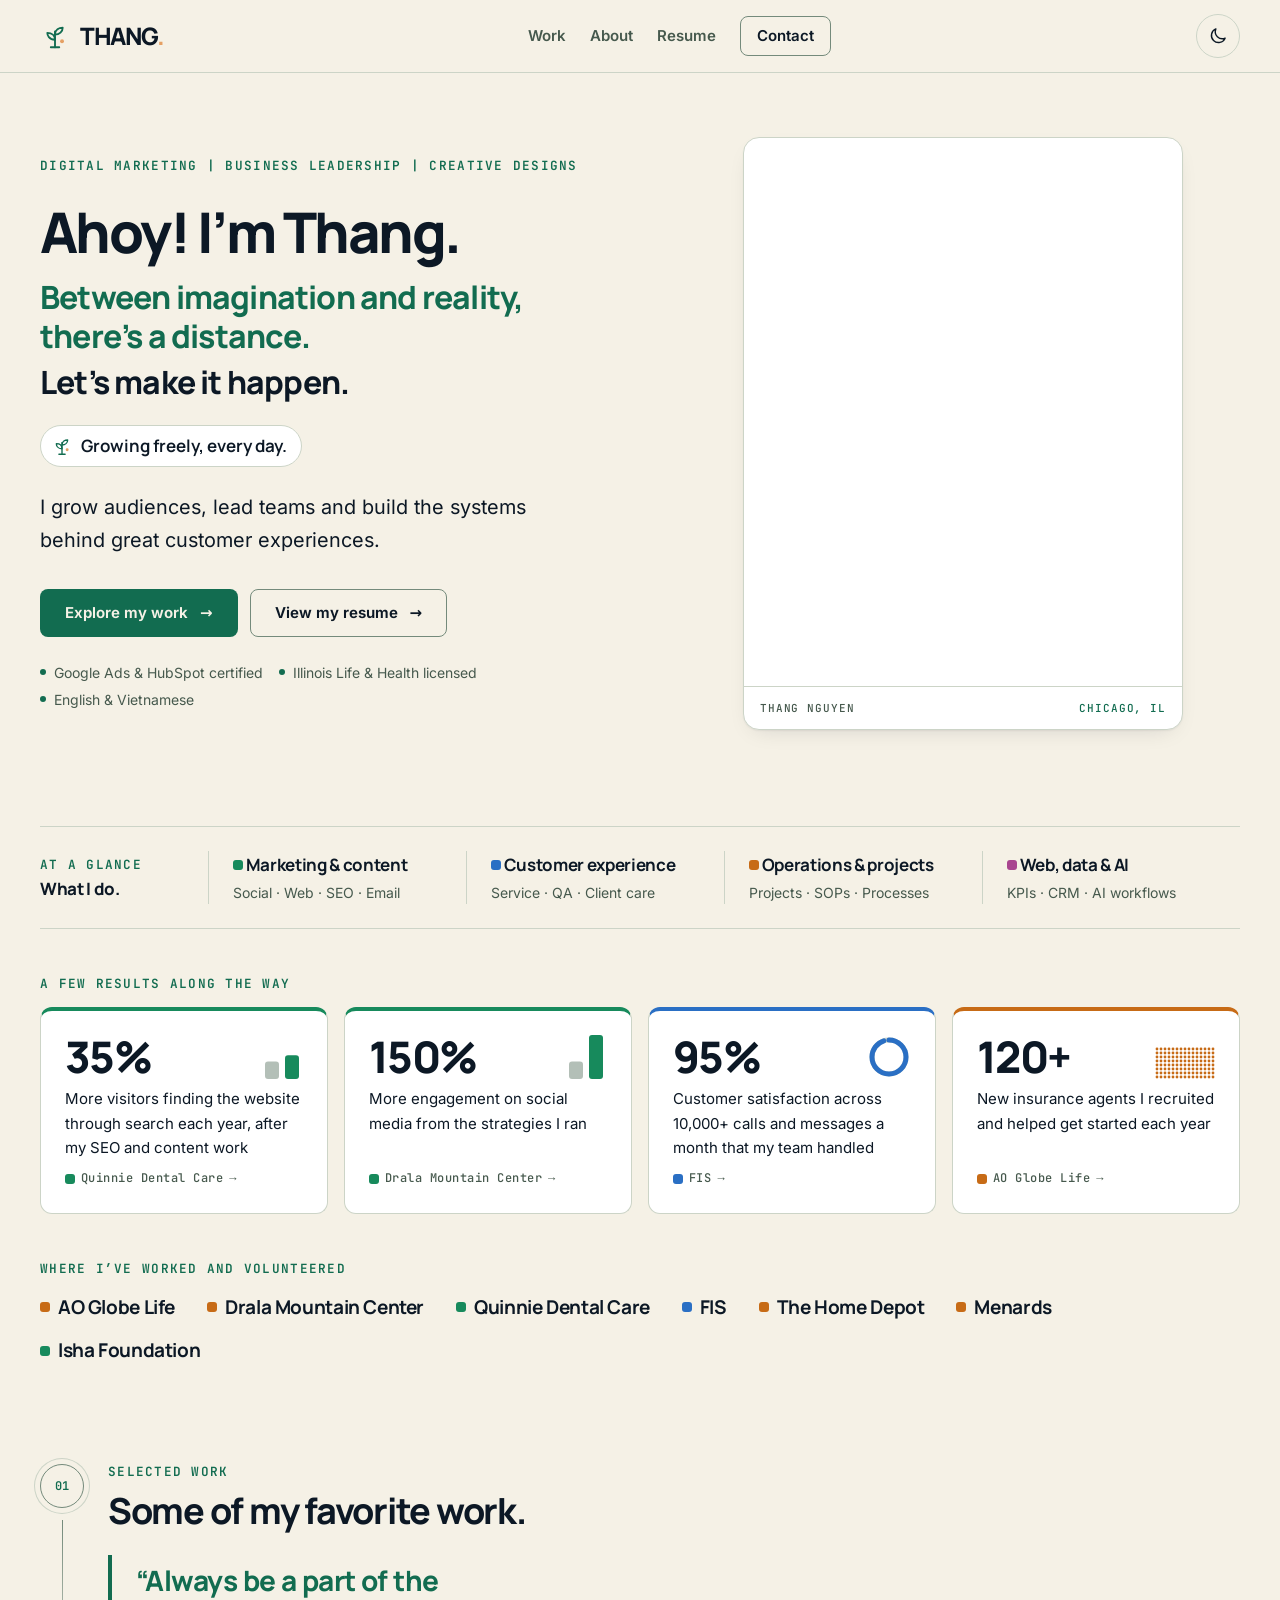
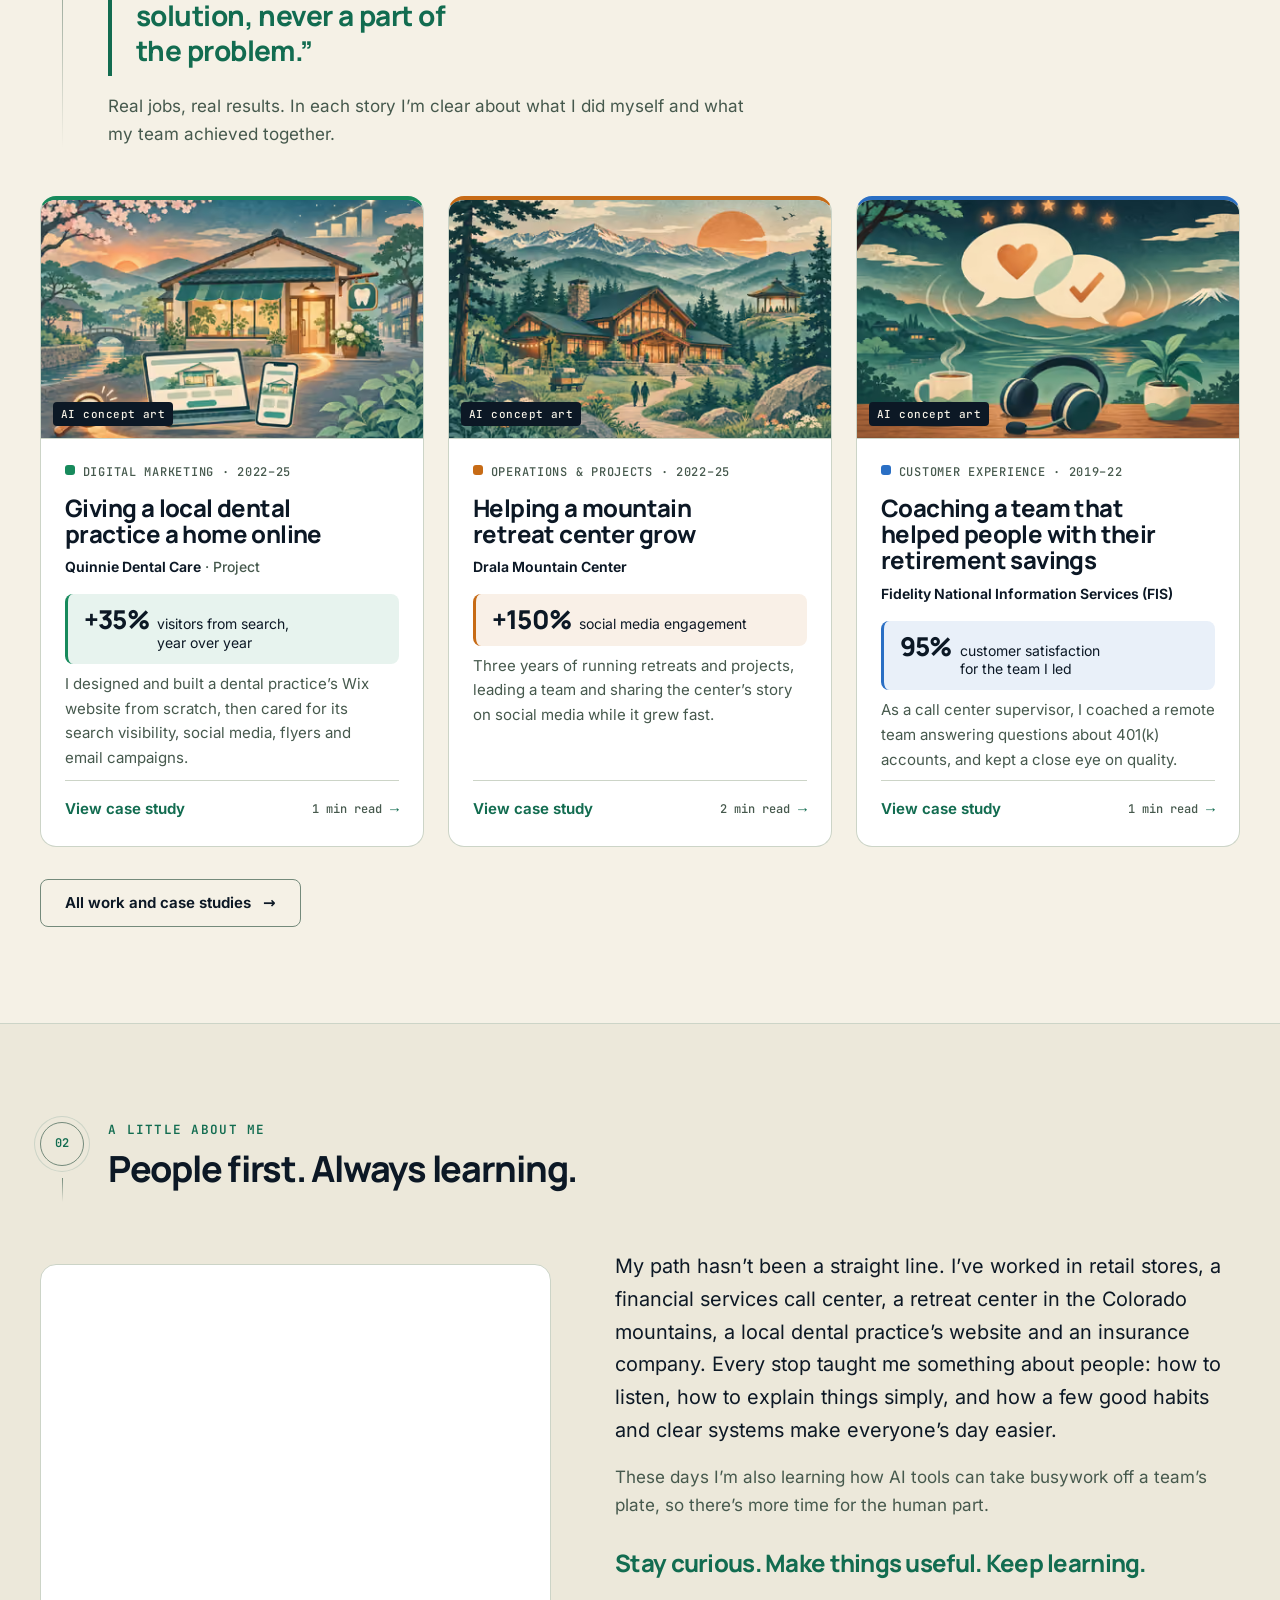
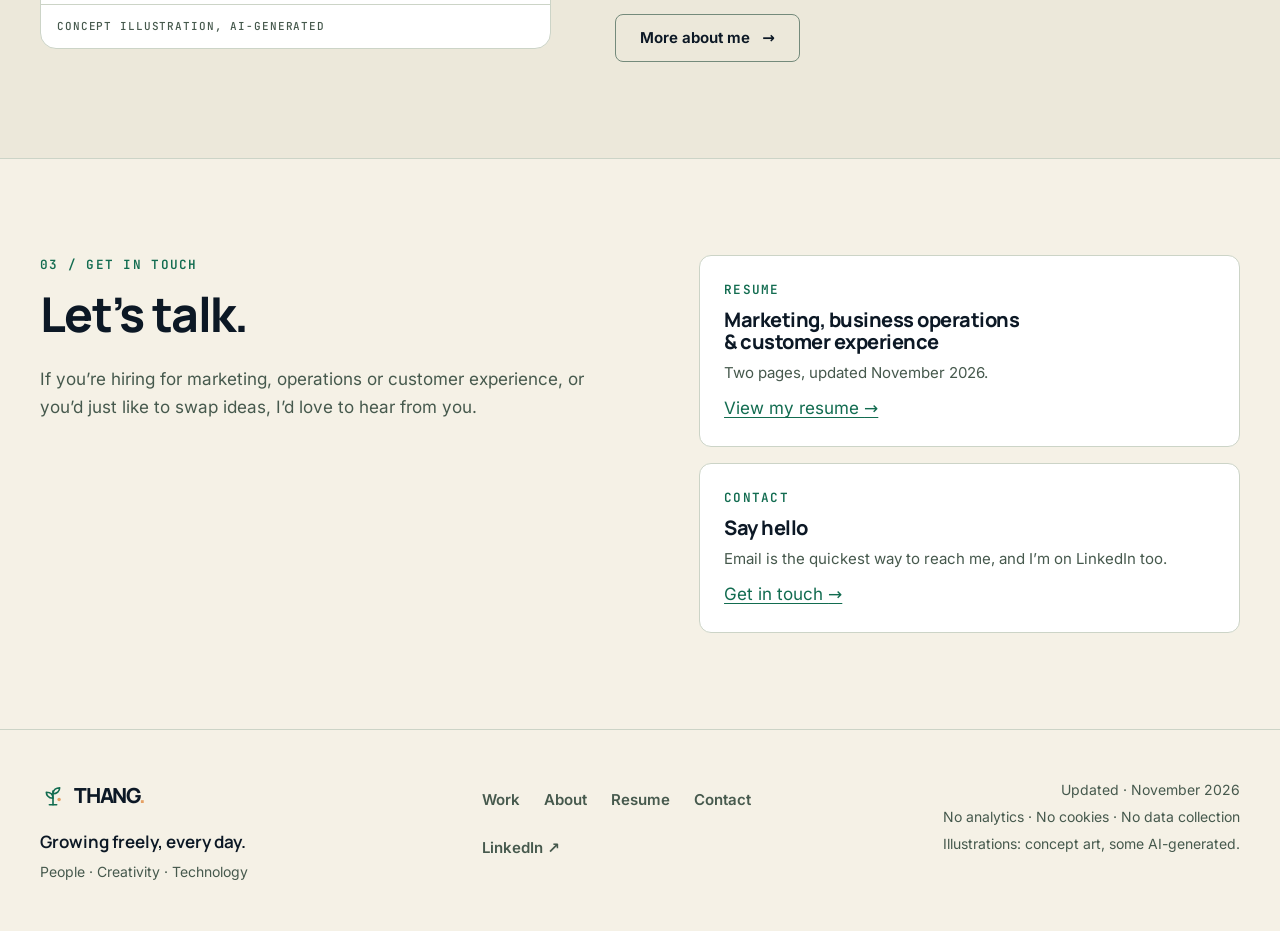
<file: index.html>
<!DOCTYPE html><html lang="en" data-astro-cid-z4jru4n3><head><meta charset="utf-8"><meta name="viewport" content="width=device-width, initial-scale=1"><title>Thang Nguyen — Digital Marketing, Business Leadership &amp; Design</title><meta name="description" content="Ahoy! I’m Thang Nguyen. I grow audiences, lead teams and build the systems behind great customer experiences, across marketing, operations and design."><link rel="canonical" href="https://thangahoy112.github.io/"><meta property="og:type" content="website"><meta property="og:site_name" content="THANG."><meta property="og:title" content="Thang Nguyen — Digital Marketing, Business Leadership &amp; Design"><meta property="og:description" content="Ahoy! I’m Thang Nguyen. I grow audiences, lead teams and build the systems behind great customer experiences, across marketing, operations and design."><meta property="og:url" content="https://thangahoy112.github.io/"><meta property="og:image" content="https://thangahoy112.github.io/og-image.png"><meta property="og:image:width" content="1200"><meta property="og:image:height" content="630"><meta property="og:image:alt" content="THANG. Ahoy! I’m Thang. Let’s make it happen. AI-generated concept art of a young tree on a hillside at sunset with its roots reaching down to a seed."><meta name="twitter:card" content="summary_large_image"><meta name="color-scheme" content="light dark"><meta name="theme-color" content="#F5F1E6" media="(prefers-color-scheme: light)"><meta name="theme-color" content="#0C1825" media="(prefers-color-scheme: dark)"><link rel="icon" href="/favicon.svg" type="image/svg+xml"><link rel="preload" href="/_astro/manrope-latin-wght-normal.DHIcAJRg.woff2" as="font" type="font/woff2" crossorigin><link rel="preload" href="/_astro/inter-latin-wght-normal.Dx4kXJAl.woff2" as="font" type="font/woff2" crossorigin><meta name="generator" content="Astro v7.4.13"><!-- Apply saved or OS theme before first paint; adds .js for progressive enhancement. --><script>
      (function () {
        var root = document.documentElement;
        root.classList.add('js');
        try {
          var saved = localStorage.getItem('thang-theme');
          if (saved === 'light' || saved === 'dark') { root.dataset.theme = saved; return; }
        } catch (e) {}
        root.dataset.theme = window.matchMedia('(prefers-color-scheme: dark)').matches ? 'dark' : 'light';
      })();
    </script><link rel="stylesheet" href="/_astro/BaseLayout.DUJMm6ej.css"><link rel="stylesheet" href="/_astro/index.BFOp4y6W.css"><style>.section-heading[data-astro-cid-ypavld2q]{gap:var(--space-4) var(--space-6);margin-bottom:var(--space-12);grid-template-columns:auto 1fr;align-items:start;display:grid}.marker[data-astro-cid-ypavld2q]{flex-direction:column;align-items:center;height:100%;padding-top:2px;display:flex}.ring[data-astro-cid-ypavld2q]{border:1px solid var(--color-border-strong);width:44px;height:44px;box-shadow:0 0 0 5px var(--color-canvas), 0 0 0 6px var(--color-border);font-family:var(--font-mono);color:var(--color-accent);background:var(--color-canvas);border-radius:50%;place-items:center;font-size:.75rem;font-weight:600;display:grid}.band .ring[data-astro-cid-ypavld2q]{box-shadow:0 0 0 5px var(--color-subtle), 0 0 0 6px var(--color-border);background:var(--color-subtle)}.thread[data-astro-cid-ypavld2q]{width:1px;min-height:24px;margin-top:var(--space-3);background:linear-gradient(var(--color-border-strong), transparent);flex:1}h2[data-astro-cid-ypavld2q]{margin-top:var(--space-2)}.intro[data-astro-cid-ypavld2q]{margin-top:var(--space-4);max-width:60ch}.quote[data-astro-cid-ypavld2q]{margin:var(--space-6) 0 0;padding:var(--space-2) 0 var(--space-2) var(--space-6);border-left:4px solid var(--color-accent);max-width:34ch}.quote[data-astro-cid-ypavld2q] p[data-astro-cid-ypavld2q]{font-family:var(--font-display);letter-spacing:-.02em;color:var(--color-accent);font-size:clamp(1.25rem,1.05rem + .9vw,1.75rem);font-weight:750;line-height:1.25}@media (width<=639.98px){.section-heading[data-astro-cid-ypavld2q]{margin-bottom:var(--space-8);grid-template-columns:1fr}.marker[data-astro-cid-ypavld2q]{flex-direction:row;height:auto}.thread[data-astro-cid-ypavld2q]{width:auto;height:1px;min-height:0;margin:0 0 0 var(--space-3);background:linear-gradient(90deg, var(--color-border-strong), transparent)}}
</style><link rel="stylesheet" href="/_astro/ProjectCard.DABRlBQv.css"></head><body data-astro-cid-z4jru4n3><a class="skip-link" href="#main" data-astro-cid-z4jru4n3>Skip to content</a><header class="site-header" data-astro-cid-nen7h5rs><div class="wrap header-inner" data-astro-cid-nen7h5rs><a class="brand" href="/" aria-label="THANG. — home" data-astro-cid-nen7h5rs><svg class="brand-mark" width="30" height="30" viewBox="0 0 32 32" fill="none" aria-hidden="true" focusable="false"><g stroke="currentColor" stroke-width="2" stroke-linecap="round" stroke-linejoin="round"><path d="M16 28V11"></path><path d="M16 20c-6.5 0-8.2-4.8-8.2-7.4 4.8 0 8.2 2.7 8.2 7.4Z"></path><path d="M16 14.5c0-5.2 4.4-7.3 8.2-7.3 0 4.2-3.5 7.3-8.2 7.3Z"></path><path d="M11.5 28h9"></path></g><circle cx="23.5" cy="21.5" r="2.1" fill="var(--color-copper)"></circle></svg><span class="wordmark" aria-hidden="true" data-astro-cid-nen7h5rs>THANG<span class="dot" data-astro-cid-nen7h5rs>.</span></span></a><nav id="site-nav" class="site-nav" aria-label="Main" data-open="false" data-astro-cid-nen7h5rs><ul role="list" data-astro-cid-nen7h5rs><li data-astro-cid-nen7h5rs><a href="/work/" data-astro-cid-nen7h5rs>Work</a></li><li data-astro-cid-nen7h5rs><a href="/about/" data-astro-cid-nen7h5rs>About</a></li><li data-astro-cid-nen7h5rs><a href="/resume/" data-astro-cid-nen7h5rs>Resume</a></li><li data-astro-cid-nen7h5rs><a href="/contact/" class="nav-cta" data-astro-cid-nen7h5rs>Contact</a></li></ul></nav><div class="controls" data-astro-cid-nen7h5rs><button class="theme-toggle icon-button" type="button" data-theme-toggle aria-label="Switch theme" hidden data-astro-cid-l6lhmie6><svg class="icon-sun" viewBox="0 0 24 24" width="20" height="20" fill="none" stroke="currentColor" stroke-width="1.7" stroke-linecap="round" aria-hidden="true" focusable="false" data-astro-cid-l6lhmie6><circle cx="12" cy="12" r="4" data-astro-cid-l6lhmie6></circle><path d="M12 2v2.5M12 19.5V22M2 12h2.5M19.5 12H22M4.9 4.9l1.8 1.8M17.3 17.3l1.8 1.8M4.9 19.1l1.8-1.8M17.3 6.7l1.8-1.8" data-astro-cid-l6lhmie6></path></svg><svg class="icon-moon" viewBox="0 0 24 24" width="20" height="20" fill="none" stroke="currentColor" stroke-width="1.7" stroke-linejoin="round" aria-hidden="true" focusable="false" data-astro-cid-l6lhmie6><path d="M20.5 14.6A8.5 8.5 0 0 1 9.4 3.5a8.5 8.5 0 1 0 11.1 11.1Z" data-astro-cid-l6lhmie6></path></svg></button><script type="module">var e=`thang-theme`,t=document.documentElement,n=window.matchMedia(`(prefers-color-scheme: dark)`);function r(){try{let t=localStorage.getItem(e);return t===`light`||t===`dark`?t:null}catch{return null}}function i(){let e=t.dataset.theme;return e===`light`||e===`dark`?e:n.matches?`dark`:`light`}function a(){let e=i();document.querySelectorAll(`[data-theme-toggle]`).forEach(t=>{let n=e===`dark`?`light`:`dark`;t.setAttribute(`aria-label`,`Switch to ${n} theme`),t.dataset.current=e})}function o(n,r){if(t.dataset.theme=n,r)try{localStorage.setItem(e,n)}catch{}a()}document.querySelectorAll(`[data-theme-toggle]`).forEach(e=>{e.hidden=!1,e.addEventListener(`click`,()=>o(i()===`dark`?`light`:`dark`,!0))}),n.addEventListener(`change`,e=>{r()||o(e.matches?`dark`:`light`,!1)}),a();</script><button class="menu-toggle icon-button" type="button" data-menu-toggle aria-controls="site-nav" aria-expanded="false" aria-label="Open navigation menu" hidden data-astro-cid-nen7h5rs><svg viewBox="0 0 24 24" width="20" height="20" fill="none" stroke="currentColor" stroke-width="1.8" stroke-linecap="round" aria-hidden="true" focusable="false" data-astro-cid-nen7h5rs><path class="bar bar-1" d="M4 7h16" data-astro-cid-nen7h5rs></path><path class="bar bar-2" d="M4 12h16" data-astro-cid-nen7h5rs></path><path class="bar bar-3" d="M4 17h16" data-astro-cid-nen7h5rs></path></svg></button></div></div></header><script type="module">var e=document.querySelector(`[data-menu-toggle]`),t=document.getElementById(`site-nav`),n=window.matchMedia(`(min-width: 768px)`);if(e&&t){let r=Array.from(t.querySelectorAll(`a`)),i=()=>e.getAttribute(`aria-expanded`)===`true`,a=(n,{restoreFocus:i=!1}={})=>{e.setAttribute(`aria-expanded`,String(n)),e.setAttribute(`aria-label`,n?`Close navigation menu`:`Open navigation menu`),t.dataset.open=String(n),n?r[0]?.focus():i&&e.focus()};e.hidden=!1,a(!1),e.addEventListener(`click`,()=>a(!i())),r.forEach(e=>e.addEventListener(`click`,()=>{i()&&a(!1)})),document.addEventListener(`keydown`,e=>{e.key===`Escape`&&i()&&a(!1,{restoreFocus:!0})}),document.addEventListener(`click`,n=>{let r=n.target;i()&&!t.contains(r)&&!e.contains(r)&&a(!1)}),t.addEventListener(`focusout`,n=>{let r=n.relatedTarget;i()&&r&&!t.contains(r)&&r!==e&&a(!1)}),n.addEventListener(`change`,e=>{e.matches&&a(!1)})}</script><main id="main" tabindex="-1" data-astro-cid-z4jru4n3><section class="wrap hero" aria-labelledby="hero-title" data-astro-cid-ge2uvauf><div class="hero-copy" data-astro-cid-ge2uvauf><p class="eyebrow rise tagline" data-astro-cid-ge2uvauf><span data-astro-cid-ge2uvauf>Digital Marketing <span aria-hidden="true" data-astro-cid-ge2uvauf>|</span><span class="sr-only" data-astro-cid-ge2uvauf>,</span></span> <span data-astro-cid-ge2uvauf>Business Leadership <span aria-hidden="true" data-astro-cid-ge2uvauf>|</span><span class="sr-only" data-astro-cid-ge2uvauf>,</span></span> <span data-astro-cid-ge2uvauf>Creative Designs</span></p><h1 id="hero-title" class="rise rise-2" data-astro-cid-ge2uvauf>Ahoy! I’m Thang.</h1><p class="motto rise rise-2" data-astro-cid-ge2uvauf>Between imagination and reality, there’s a distance.<span class="motto-end" data-astro-cid-ge2uvauf>Let’s make it happen.</span></p><p class="signature rise rise-3" data-astro-cid-ge2uvauf><svg class="brand-mark" width="22" height="22" viewBox="0 0 32 32" fill="none" aria-hidden="true" focusable="false"><g stroke="currentColor" stroke-width="2" stroke-linecap="round" stroke-linejoin="round"><path d="M16 28V11"></path><path d="M16 20c-6.5 0-8.2-4.8-8.2-7.4 4.8 0 8.2 2.7 8.2 7.4Z"></path><path d="M16 14.5c0-5.2 4.4-7.3 8.2-7.3 0 4.2-3.5 7.3-8.2 7.3Z"></path><path d="M11.5 28h9"></path></g><circle cx="23.5" cy="21.5" r="2.1" fill="var(--color-copper)"></circle></svg> Growing freely, every day.</p><p class="lede rise rise-3" data-astro-cid-ge2uvauf>I grow audiences, lead teams and build the systems behind great customer experiences.</p><div class="hero-actions rise rise-3" data-astro-cid-ge2uvauf><a class="btn btn-primary" href="/work/" data-astro-cid-ge2uvauf>Explore my work <span aria-hidden="true" data-astro-cid-ge2uvauf>→</span></a><a class="btn btn-secondary" href="/resume/" data-astro-cid-ge2uvauf>View my resume <span aria-hidden="true" data-astro-cid-ge2uvauf>→</span></a></div><p class="phone-proof rise rise-3" data-astro-cid-ge2uvauf><strong data-astro-cid-ge2uvauf>+150%</strong> social media engagement at Drala <span aria-hidden="true" data-astro-cid-ge2uvauf>·</span> <strong data-astro-cid-ge2uvauf>95%</strong> customer satisfaction for my team at FIS</p><ul role="list" class="creds rise rise-3" aria-label="Credentials" data-astro-cid-ge2uvauf><li data-astro-cid-ge2uvauf>Google Ads &amp; HubSpot certified</li><li data-astro-cid-ge2uvauf>Illinois Life &amp; Health licensed</li><li data-astro-cid-ge2uvauf>English &amp; Vietnamese</li></ul></div><figure class="hero-plate rise rise-2" data-astro-cid-ge2uvauf><picture data-astro-cid-ge2uvauf="true"><source srcset="/_astro/thang-nguyen-headshot.Cxr5Qjt8_29uj60.avif 360w, /_astro/thang-nguyen-headshot.Cxr5Qjt8_1xBf2A.avif 560w, /_astro/thang-nguyen-headshot.Cxr5Qjt8_ZGkKG.avif 840w, /_astro/thang-nguyen-headshot.Cxr5Qjt8_1f489P.avif 1086w" type="image/avif" sizes="(min-width: 1024px) 440px, (min-width: 480px) 440px, calc(100vw - 32px)"><source srcset="/_astro/thang-nguyen-headshot.Cxr5Qjt8_2sKqEa.webp 360w, /_astro/thang-nguyen-headshot.Cxr5Qjt8_1QRmAK.webp 560w, /_astro/thang-nguyen-headshot.Cxr5Qjt8_ZnSM2t.webp 840w, /_astro/thang-nguyen-headshot.Cxr5Qjt8_ZmQqIG.webp 1086w" type="image/webp" sizes="(min-width: 1024px) 440px, (min-width: 480px) 440px, calc(100vw - 32px)"><img src="/_astro/thang-nguyen-headshot.Cxr5Qjt8_Z1OAaWs.jpg" srcset="/_astro/thang-nguyen-headshot.Cxr5Qjt8_7YML1.jpg 360w, /_astro/thang-nguyen-headshot.Cxr5Qjt8_ZsSgho.jpg 560w, /_astro/thang-nguyen-headshot.Cxr5Qjt8_Z1JNw5X.jpg 840w, /_astro/thang-nguyen-headshot.Cxr5Qjt8_Z1OAaWs.jpg 1086w" sizes="(min-width: 1024px) 440px, (min-width: 480px) 440px, calc(100vw - 32px)" alt="Portrait of Thang Nguyen, smiling, in a navy sweater against a warm beige wall" loading="eager" fetchpriority="high" data-astro-cid-ge2uvauf="true" decoding="async" width="1086" height="1358" class="portrait"></picture><figcaption data-astro-cid-ge2uvauf><span data-astro-cid-ge2uvauf>Thang Nguyen</span><span class="caption-accent" data-astro-cid-ge2uvauf>Chicago, IL</span></figcaption></figure></section><div class="wrap" data-astro-cid-sgfsinde><section class="focus" aria-labelledby="focus-title" data-astro-cid-sgfsinde><div class="focus-intro" data-astro-cid-sgfsinde><p class="eyebrow" data-astro-cid-sgfsinde>At a glance</p><h2 id="focus-title" data-astro-cid-sgfsinde>What I do.</h2></div><ul role="list" class="focus-list" data-astro-cid-sgfsinde><li data-area="marketing" data-astro-cid-sgfsinde><strong data-astro-cid-sgfsinde><span class="swatch" aria-hidden="true" data-astro-cid-sgfsinde></span> Marketing &amp; content</strong><span data-astro-cid-sgfsinde>Social · Web · SEO · Email</span></li><li data-area="customer" data-astro-cid-sgfsinde><strong data-astro-cid-sgfsinde><span class="swatch" aria-hidden="true" data-astro-cid-sgfsinde></span> Customer experience</strong><span data-astro-cid-sgfsinde>Service · QA · Client care</span></li><li data-area="operations" data-astro-cid-sgfsinde><strong data-astro-cid-sgfsinde><span class="swatch" aria-hidden="true" data-astro-cid-sgfsinde></span> Operations &amp; projects</strong><span data-astro-cid-sgfsinde>Projects · SOPs · Processes</span></li><li data-area="technology" data-astro-cid-sgfsinde><strong data-astro-cid-sgfsinde><span class="swatch" aria-hidden="true" data-astro-cid-sgfsinde></span> Web, data &amp; AI</strong><span data-astro-cid-sgfsinde>KPIs · CRM · AI workflows</span></li></ul></section></div><section class="wrap proof" aria-labelledby="proof-title" data-astro-cid-jxp34i24><h2 id="proof-title" class="eyebrow" data-astro-cid-jxp34i24>A few results along the way</h2><ul role="list" class="proof-list" data-astro-cid-jxp34i24><li data-area="marketing" data-astro-cid-jxp34i24><a href="/work/quinnie/" data-astro-cid-jxp34i24><span class="top" data-astro-cid-jxp34i24><span class="value" data-astro-cid-jxp34i24>35%</span><span class="viz" aria-hidden="true" title="Bar chart: a baseline of 100 rising to 135" data-astro-cid-jxp34i24><svg viewBox="0 0 40 44" width="40" height="44" data-astro-cid-jxp34i24><rect class="bar-base" x="2" y="26.4" width="14" height="17.6" rx="3" data-astro-cid-jxp34i24></rect><rect class="bar-area" x="22" y="20.24" width="14" height="23.76" rx="3" data-astro-cid-jxp34i24></rect></svg></span></span><span class="label" data-astro-cid-jxp34i24>More visitors finding the website through search each year, after my SEO and content work</span><span class="source" data-astro-cid-jxp34i24><span class="swatch" aria-hidden="true" data-astro-cid-jxp34i24></span> Quinnie Dental Care <span class="sr-only" data-astro-cid-jxp34i24>(Marketing &amp; content)</span><span aria-hidden="true" data-astro-cid-jxp34i24>→</span></span></a></li><li data-area="marketing" data-astro-cid-jxp34i24><a href="/work/drala/" data-astro-cid-jxp34i24><span class="top" data-astro-cid-jxp34i24><span class="value" data-astro-cid-jxp34i24>150%</span><span class="viz" aria-hidden="true" title="Bar chart: a baseline of 100 rising to 250" data-astro-cid-jxp34i24><svg viewBox="0 0 40 44" width="40" height="44" data-astro-cid-jxp34i24><rect class="bar-base" x="2" y="26.4" width="14" height="17.6" rx="3" data-astro-cid-jxp34i24></rect><rect class="bar-area" x="22" y="0" width="14" height="44" rx="3" data-astro-cid-jxp34i24></rect></svg></span></span><span class="label" data-astro-cid-jxp34i24>More engagement on social media from the strategies I ran</span><span class="source" data-astro-cid-jxp34i24><span class="swatch" aria-hidden="true" data-astro-cid-jxp34i24></span> Drala Mountain Center <span class="sr-only" data-astro-cid-jxp34i24>(Marketing &amp; content)</span><span aria-hidden="true" data-astro-cid-jxp34i24>→</span></span></a></li><li data-area="customer" data-astro-cid-jxp34i24><a href="/work/fis/" data-astro-cid-jxp34i24><span class="top" data-astro-cid-jxp34i24><span class="value" data-astro-cid-jxp34i24>95%</span><span class="viz" aria-hidden="true" title="Meter filled to 95 percent" data-astro-cid-jxp34i24><svg viewBox="0 0 44 44" width="44" height="44" data-astro-cid-jxp34i24><circle class="ring-track" cx="22" cy="22" r="17" data-astro-cid-jxp34i24></circle><circle class="ring-fill" cx="22" cy="22" r="17" pathLength="100" stroke-dasharray="95 100" transform="rotate(-90 22 22)" data-astro-cid-jxp34i24></circle></svg></span></span><span class="label" data-astro-cid-jxp34i24>Customer satisfaction across 10,000+ calls and messages a month that my team handled</span><span class="source" data-astro-cid-jxp34i24><span class="swatch" aria-hidden="true" data-astro-cid-jxp34i24></span> FIS <span class="sr-only" data-astro-cid-jxp34i24>(Customer experience)</span><span aria-hidden="true" data-astro-cid-jxp34i24>→</span></span></a></li><li data-area="operations" data-astro-cid-jxp34i24><a href="/about/#ao-globe-life" data-astro-cid-jxp34i24><span class="top" data-astro-cid-jxp34i24><span class="value" data-astro-cid-jxp34i24>120+</span><span class="viz" aria-hidden="true" title="120 dots, one per person" data-astro-cid-jxp34i24><svg viewBox="0 0 60 32" width="60" height="32" data-astro-cid-jxp34i24><circle class="dot" cx="2" cy="2" r="1.4" data-astro-cid-jxp34i24></circle><circle class="dot" cx="6" cy="2" r="1.4" data-astro-cid-jxp34i24></circle><circle class="dot" cx="10" cy="2" r="1.4" data-astro-cid-jxp34i24></circle><circle class="dot" cx="14" cy="2" r="1.4" data-astro-cid-jxp34i24></circle><circle class="dot" cx="18" cy="2" r="1.4" data-astro-cid-jxp34i24></circle><circle class="dot" cx="22" cy="2" r="1.4" data-astro-cid-jxp34i24></circle><circle class="dot" cx="26" cy="2" r="1.4" data-astro-cid-jxp34i24></circle><circle class="dot" cx="30" cy="2" r="1.4" data-astro-cid-jxp34i24></circle><circle class="dot" cx="34" cy="2" r="1.4" data-astro-cid-jxp34i24></circle><circle class="dot" cx="38" cy="2" r="1.4" data-astro-cid-jxp34i24></circle><circle class="dot" cx="42" cy="2" r="1.4" data-astro-cid-jxp34i24></circle><circle class="dot" cx="46" cy="2" r="1.4" data-astro-cid-jxp34i24></circle><circle class="dot" cx="50" cy="2" r="1.4" data-astro-cid-jxp34i24></circle><circle class="dot" cx="54" cy="2" r="1.4" data-astro-cid-jxp34i24></circle><circle class="dot" cx="58" cy="2" r="1.4" data-astro-cid-jxp34i24></circle><circle class="dot" cx="2" cy="6" r="1.4" data-astro-cid-jxp34i24></circle><circle class="dot" cx="6" cy="6" r="1.4" data-astro-cid-jxp34i24></circle><circle class="dot" cx="10" cy="6" r="1.4" data-astro-cid-jxp34i24></circle><circle class="dot" cx="14" cy="6" r="1.4" data-astro-cid-jxp34i24></circle><circle class="dot" cx="18" cy="6" r="1.4" data-astro-cid-jxp34i24></circle><circle class="dot" cx="22" cy="6" r="1.4" data-astro-cid-jxp34i24></circle><circle class="dot" cx="26" cy="6" r="1.4" data-astro-cid-jxp34i24></circle><circle class="dot" cx="30" cy="6" r="1.4" data-astro-cid-jxp34i24></circle><circle class="dot" cx="34" cy="6" r="1.4" data-astro-cid-jxp34i24></circle><circle class="dot" cx="38" cy="6" r="1.4" data-astro-cid-jxp34i24></circle><circle class="dot" cx="42" cy="6" r="1.4" data-astro-cid-jxp34i24></circle><circle class="dot" cx="46" cy="6" r="1.4" data-astro-cid-jxp34i24></circle><circle class="dot" cx="50" cy="6" r="1.4" data-astro-cid-jxp34i24></circle><circle class="dot" cx="54" cy="6" r="1.4" data-astro-cid-jxp34i24></circle><circle class="dot" cx="58" cy="6" r="1.4" data-astro-cid-jxp34i24></circle><circle class="dot" cx="2" cy="10" r="1.4" data-astro-cid-jxp34i24></circle><circle class="dot" cx="6" cy="10" r="1.4" data-astro-cid-jxp34i24></circle><circle class="dot" cx="10" cy="10" r="1.4" data-astro-cid-jxp34i24></circle><circle class="dot" cx="14" cy="10" r="1.4" data-astro-cid-jxp34i24></circle><circle class="dot" cx="18" cy="10" r="1.4" data-astro-cid-jxp34i24></circle><circle class="dot" cx="22" cy="10" r="1.4" data-astro-cid-jxp34i24></circle><circle class="dot" cx="26" cy="10" r="1.4" data-astro-cid-jxp34i24></circle><circle class="dot" cx="30" cy="10" r="1.4" data-astro-cid-jxp34i24></circle><circle class="dot" cx="34" cy="10" r="1.4" data-astro-cid-jxp34i24></circle><circle class="dot" cx="38" cy="10" r="1.4" data-astro-cid-jxp34i24></circle><circle class="dot" cx="42" cy="10" r="1.4" data-astro-cid-jxp34i24></circle><circle class="dot" cx="46" cy="10" r="1.4" data-astro-cid-jxp34i24></circle><circle class="dot" cx="50" cy="10" r="1.4" data-astro-cid-jxp34i24></circle><circle class="dot" cx="54" cy="10" r="1.4" data-astro-cid-jxp34i24></circle><circle class="dot" cx="58" cy="10" r="1.4" data-astro-cid-jxp34i24></circle><circle class="dot" cx="2" cy="14" r="1.4" data-astro-cid-jxp34i24></circle><circle class="dot" cx="6" cy="14" r="1.4" data-astro-cid-jxp34i24></circle><circle class="dot" cx="10" cy="14" r="1.4" data-astro-cid-jxp34i24></circle><circle class="dot" cx="14" cy="14" r="1.4" data-astro-cid-jxp34i24></circle><circle class="dot" cx="18" cy="14" r="1.4" data-astro-cid-jxp34i24></circle><circle class="dot" cx="22" cy="14" r="1.4" data-astro-cid-jxp34i24></circle><circle class="dot" cx="26" cy="14" r="1.4" data-astro-cid-jxp34i24></circle><circle class="dot" cx="30" cy="14" r="1.4" data-astro-cid-jxp34i24></circle><circle class="dot" cx="34" cy="14" r="1.4" data-astro-cid-jxp34i24></circle><circle class="dot" cx="38" cy="14" r="1.4" data-astro-cid-jxp34i24></circle><circle class="dot" cx="42" cy="14" r="1.4" data-astro-cid-jxp34i24></circle><circle class="dot" cx="46" cy="14" r="1.4" data-astro-cid-jxp34i24></circle><circle class="dot" cx="50" cy="14" r="1.4" data-astro-cid-jxp34i24></circle><circle class="dot" cx="54" cy="14" r="1.4" data-astro-cid-jxp34i24></circle><circle class="dot" cx="58" cy="14" r="1.4" data-astro-cid-jxp34i24></circle><circle class="dot" cx="2" cy="18" r="1.4" data-astro-cid-jxp34i24></circle><circle class="dot" cx="6" cy="18" r="1.4" data-astro-cid-jxp34i24></circle><circle class="dot" cx="10" cy="18" r="1.4" data-astro-cid-jxp34i24></circle><circle class="dot" cx="14" cy="18" r="1.4" data-astro-cid-jxp34i24></circle><circle class="dot" cx="18" cy="18" r="1.4" data-astro-cid-jxp34i24></circle><circle class="dot" cx="22" cy="18" r="1.4" data-astro-cid-jxp34i24></circle><circle class="dot" cx="26" cy="18" r="1.4" data-astro-cid-jxp34i24></circle><circle class="dot" cx="30" cy="18" r="1.4" data-astro-cid-jxp34i24></circle><circle class="dot" cx="34" cy="18" r="1.4" data-astro-cid-jxp34i24></circle><circle class="dot" cx="38" cy="18" r="1.4" data-astro-cid-jxp34i24></circle><circle class="dot" cx="42" cy="18" r="1.4" data-astro-cid-jxp34i24></circle><circle class="dot" cx="46" cy="18" r="1.4" data-astro-cid-jxp34i24></circle><circle class="dot" cx="50" cy="18" r="1.4" data-astro-cid-jxp34i24></circle><circle class="dot" cx="54" cy="18" r="1.4" data-astro-cid-jxp34i24></circle><circle class="dot" cx="58" cy="18" r="1.4" data-astro-cid-jxp34i24></circle><circle class="dot" cx="2" cy="22" r="1.4" data-astro-cid-jxp34i24></circle><circle class="dot" cx="6" cy="22" r="1.4" data-astro-cid-jxp34i24></circle><circle class="dot" cx="10" cy="22" r="1.4" data-astro-cid-jxp34i24></circle><circle class="dot" cx="14" cy="22" r="1.4" data-astro-cid-jxp34i24></circle><circle class="dot" cx="18" cy="22" r="1.4" data-astro-cid-jxp34i24></circle><circle class="dot" cx="22" cy="22" r="1.4" data-astro-cid-jxp34i24></circle><circle class="dot" cx="26" cy="22" r="1.4" data-astro-cid-jxp34i24></circle><circle class="dot" cx="30" cy="22" r="1.4" data-astro-cid-jxp34i24></circle><circle class="dot" cx="34" cy="22" r="1.4" data-astro-cid-jxp34i24></circle><circle class="dot" cx="38" cy="22" r="1.4" data-astro-cid-jxp34i24></circle><circle class="dot" cx="42" cy="22" r="1.4" data-astro-cid-jxp34i24></circle><circle class="dot" cx="46" cy="22" r="1.4" data-astro-cid-jxp34i24></circle><circle class="dot" cx="50" cy="22" r="1.4" data-astro-cid-jxp34i24></circle><circle class="dot" cx="54" cy="22" r="1.4" data-astro-cid-jxp34i24></circle><circle class="dot" cx="58" cy="22" r="1.4" data-astro-cid-jxp34i24></circle><circle class="dot" cx="2" cy="26" r="1.4" data-astro-cid-jxp34i24></circle><circle class="dot" cx="6" cy="26" r="1.4" data-astro-cid-jxp34i24></circle><circle class="dot" cx="10" cy="26" r="1.4" data-astro-cid-jxp34i24></circle><circle class="dot" cx="14" cy="26" r="1.4" data-astro-cid-jxp34i24></circle><circle class="dot" cx="18" cy="26" r="1.4" data-astro-cid-jxp34i24></circle><circle class="dot" cx="22" cy="26" r="1.4" data-astro-cid-jxp34i24></circle><circle class="dot" cx="26" cy="26" r="1.4" data-astro-cid-jxp34i24></circle><circle class="dot" cx="30" cy="26" r="1.4" data-astro-cid-jxp34i24></circle><circle class="dot" cx="34" cy="26" r="1.4" data-astro-cid-jxp34i24></circle><circle class="dot" cx="38" cy="26" r="1.4" data-astro-cid-jxp34i24></circle><circle class="dot" cx="42" cy="26" r="1.4" data-astro-cid-jxp34i24></circle><circle class="dot" cx="46" cy="26" r="1.4" data-astro-cid-jxp34i24></circle><circle class="dot" cx="50" cy="26" r="1.4" data-astro-cid-jxp34i24></circle><circle class="dot" cx="54" cy="26" r="1.4" data-astro-cid-jxp34i24></circle><circle class="dot" cx="58" cy="26" r="1.4" data-astro-cid-jxp34i24></circle><circle class="dot" cx="2" cy="30" r="1.4" data-astro-cid-jxp34i24></circle><circle class="dot" cx="6" cy="30" r="1.4" data-astro-cid-jxp34i24></circle><circle class="dot" cx="10" cy="30" r="1.4" data-astro-cid-jxp34i24></circle><circle class="dot" cx="14" cy="30" r="1.4" data-astro-cid-jxp34i24></circle><circle class="dot" cx="18" cy="30" r="1.4" data-astro-cid-jxp34i24></circle><circle class="dot" cx="22" cy="30" r="1.4" data-astro-cid-jxp34i24></circle><circle class="dot" cx="26" cy="30" r="1.4" data-astro-cid-jxp34i24></circle><circle class="dot" cx="30" cy="30" r="1.4" data-astro-cid-jxp34i24></circle><circle class="dot" cx="34" cy="30" r="1.4" data-astro-cid-jxp34i24></circle><circle class="dot" cx="38" cy="30" r="1.4" data-astro-cid-jxp34i24></circle><circle class="dot" cx="42" cy="30" r="1.4" data-astro-cid-jxp34i24></circle><circle class="dot" cx="46" cy="30" r="1.4" data-astro-cid-jxp34i24></circle><circle class="dot" cx="50" cy="30" r="1.4" data-astro-cid-jxp34i24></circle><circle class="dot" cx="54" cy="30" r="1.4" data-astro-cid-jxp34i24></circle><circle class="dot" cx="58" cy="30" r="1.4" data-astro-cid-jxp34i24></circle></svg></span></span><span class="label" data-astro-cid-jxp34i24>New insurance agents I recruited and helped get started each year</span><span class="source" data-astro-cid-jxp34i24><span class="swatch" aria-hidden="true" data-astro-cid-jxp34i24></span> AO Globe Life <span class="sr-only" data-astro-cid-jxp34i24>(Operations &amp; projects)</span><span aria-hidden="true" data-astro-cid-jxp34i24>→</span></span></a></li></ul></section><section class="wrap worked" aria-labelledby="worked-title" data-astro-cid-s4ammben><h2 id="worked-title" class="eyebrow" data-astro-cid-s4ammben>Where I’ve worked and volunteered</h2><ul role="list" class="orgs" data-astro-cid-s4ammben><li data-area="operations" data-astro-cid-s4ammben><span class="swatch" aria-hidden="true" data-astro-cid-s4ammben></span>AO Globe Life</li><li data-area="operations" data-astro-cid-s4ammben><span class="swatch" aria-hidden="true" data-astro-cid-s4ammben></span>Drala Mountain Center</li><li data-area="marketing" data-astro-cid-s4ammben><span class="swatch" aria-hidden="true" data-astro-cid-s4ammben></span>Quinnie Dental Care</li><li data-area="customer" data-astro-cid-s4ammben><span class="swatch" aria-hidden="true" data-astro-cid-s4ammben></span>FIS</li><li data-area="operations" data-astro-cid-s4ammben><span class="swatch" aria-hidden="true" data-astro-cid-s4ammben></span>The Home Depot</li><li data-area="operations" data-astro-cid-s4ammben><span class="swatch" aria-hidden="true" data-astro-cid-s4ammben></span>Menards</li><li data-area="marketing" data-astro-cid-s4ammben><span class="swatch" aria-hidden="true" data-astro-cid-s4ammben></span>Isha Foundation</li></ul></section><section id="work" class="wrap section" aria-labelledby="work-title" data-astro-cid-lcdefpme><div class="section-heading" data-astro-cid-ypavld2q><div class="marker" aria-hidden="true" data-astro-cid-ypavld2q><span class="ring" data-astro-cid-ypavld2q><span data-astro-cid-ypavld2q>01</span></span><span class="thread" data-astro-cid-ypavld2q></span></div><div class="copy" data-astro-cid-ypavld2q><p class="eyebrow" data-astro-cid-ypavld2q><span class="sr-only" data-astro-cid-ypavld2q>Section 01: </span>Selected work</p><h2 id="work-title" data-astro-cid-ypavld2q>Some of my favorite work.</h2><blockquote class="quote" data-astro-cid-ypavld2q><p data-astro-cid-ypavld2q>“Always be a part of the solution, never a part of the problem.”</p></blockquote><p class="intro" data-astro-cid-ypavld2q>Real jobs, real results. In each story I’m clear about what I did myself and what my team achieved together.</p></div></div><ul role="list" class="project-grid" data-astro-cid-lcdefpme><li data-astro-cid-lcdefpme><article class="project" data-area="marketing" aria-labelledby="project-quinnie" data-astro-cid-y2vllrex><div class="project-inner" data-astro-cid-y2vllrex><div class="project-media" data-astro-cid-y2vllrex><picture data-astro-cid-y2vllrex="true"><source srcset="/_astro/quinnie.CaGdGbXI_2rMJOy.avif 400w, /_astro/quinnie.CaGdGbXI_1Teqqo.avif 640w, /_astro/quinnie.CaGdGbXI_69N2O.avif 900w, /_astro/quinnie.CaGdGbXI_ZaRHRD.avif 1200w" type="image/avif" sizes="(min-width: 1024px) 400px, (min-width: 640px) 50vw, 100vw"><source srcset="/_astro/quinnie.CaGdGbXI_20mKUK.webp 400w, /_astro/quinnie.CaGdGbXI_1rNrwA.webp 640w, /_astro/quinnie.CaGdGbXI_ZlgaPY.webp 900w, /_astro/quinnie.CaGdGbXI_18vgIg.webp 1200w" type="image/webp" sizes="(min-width: 1024px) 400px, (min-width: 640px) 50vw, 100vw"><img src="/_astro/quinnie.CaGdGbXI_DwmGr.jpg" srcset="/_astro/quinnie.CaGdGbXI_ZxiwYK.jpg 400w, /_astro/quinnie.CaGdGbXI_Z15QQnU.jpg 640w, /_astro/quinnie.CaGdGbXI_2bfE2r.jpg 900w, /_astro/quinnie.CaGdGbXI_Z1GuaHt.jpg 1200w" sizes="(min-width: 1024px) 400px, (min-width: 640px) 50vw, 100vw" alt data-astro-cid-y2vllrex="true" loading="lazy" decoding="async" width="1536" height="1024" class="card-img"></picture><span class="art-note" data-astro-cid-y2vllrex>AI concept art</span></div><div class="project-body" data-astro-cid-y2vllrex><p class="tag" data-astro-cid-y2vllrex><span class="swatch" aria-hidden="true" data-astro-cid-y2vllrex></span> Digital marketing <span aria-hidden="true" data-astro-cid-y2vllrex>·</span> <span class="sr-only" data-astro-cid-y2vllrex>2022–2025</span><span aria-hidden="true" data-astro-cid-y2vllrex>2022–25</span></p><h3 id="project-quinnie" data-astro-cid-y2vllrex><a class="card-link" href="/work/quinnie/" data-astro-cid-y2vllrex>Giving a local dental practice a home online</a></h3><p class="org" data-astro-cid-y2vllrex>Quinnie Dental Care<span class="engagement" data-astro-cid-y2vllrex> · Project</span></p><p class="metric" data-astro-cid-y2vllrex><span class="metric-value" data-astro-cid-y2vllrex>+35%</span> <span class="metric-label" data-astro-cid-y2vllrex>visitors from search, year over year</span></p><p class="summary" data-astro-cid-y2vllrex>I designed and built a dental practice’s Wix website from scratch, then cared for its search visibility, social media, flyers and email campaigns.</p><p class="cta" aria-hidden="true" data-astro-cid-y2vllrex>View case study <span class="cta-meta" data-astro-cid-y2vllrex>1 min read <span class="arrow" data-astro-cid-y2vllrex>→</span></span></p></div></div></article></li><li data-astro-cid-lcdefpme><article class="project" data-area="operations" aria-labelledby="project-drala" data-astro-cid-y2vllrex><div class="project-inner" data-astro-cid-y2vllrex><div class="project-media" data-astro-cid-y2vllrex><picture data-astro-cid-y2vllrex="true"><source srcset="/_astro/drala.CoI-lbJq_IW0yd.avif 400w, /_astro/drala.CoI-lbJq_Z1BBsMc.avif 640w, /_astro/drala.CoI-lbJq_Z2usqFm.avif 900w, /_astro/drala.CoI-lbJq_2wLR9Y.avif 1200w" type="image/avif" sizes="(min-width: 1024px) 400px, (min-width: 640px) 50vw, 100vw"><source srcset="/_astro/drala.CoI-lbJq_1WtEWp.webp 400w, /_astro/drala.CoI-lbJq_Zo4No0.webp 640w, /_astro/drala.CoI-lbJq_Z1gULha.webp 900w, /_astro/drala.CoI-lbJq_ZgcK5o.webp 1200w" type="image/webp" sizes="(min-width: 1024px) 400px, (min-width: 640px) 50vw, 100vw"><img src="/_astro/drala.CoI-lbJq_Z1fJtXA.jpg" srcset="/_astro/drala.CoI-lbJq_Z13Ex67.jpg 400w, /_astro/drala.CoI-lbJq_1EX7mp.jpg 640w, /_astro/drala.CoI-lbJq_M79tf.jpg 900w, /_astro/drala.CoI-lbJq_Z2jiM8P.jpg 1200w" sizes="(min-width: 1024px) 400px, (min-width: 640px) 50vw, 100vw" alt data-astro-cid-y2vllrex="true" loading="lazy" decoding="async" width="1536" height="1024" class="card-img"></picture><span class="art-note" data-astro-cid-y2vllrex>AI concept art</span></div><div class="project-body" data-astro-cid-y2vllrex><p class="tag" data-astro-cid-y2vllrex><span class="swatch" aria-hidden="true" data-astro-cid-y2vllrex></span> Operations &amp; projects <span aria-hidden="true" data-astro-cid-y2vllrex>·</span> <span class="sr-only" data-astro-cid-y2vllrex>2022–2025</span><span aria-hidden="true" data-astro-cid-y2vllrex>2022–25</span></p><h3 id="project-drala" data-astro-cid-y2vllrex><a class="card-link" href="/work/drala/" data-astro-cid-y2vllrex>Helping a mountain retreat center grow</a></h3><p class="org" data-astro-cid-y2vllrex>Drala Mountain Center</p><p class="metric" data-astro-cid-y2vllrex><span class="metric-value" data-astro-cid-y2vllrex>+150%</span> <span class="metric-label" data-astro-cid-y2vllrex>social media engagement</span></p><p class="summary" data-astro-cid-y2vllrex>Three years of running retreats and projects, leading a team and sharing the center’s story on social media while it grew fast.</p><p class="cta" aria-hidden="true" data-astro-cid-y2vllrex>View case study <span class="cta-meta" data-astro-cid-y2vllrex>2 min read <span class="arrow" data-astro-cid-y2vllrex>→</span></span></p></div></div></article></li><li data-astro-cid-lcdefpme><article class="project" data-area="customer" aria-labelledby="project-fis" data-astro-cid-y2vllrex><div class="project-inner" data-astro-cid-y2vllrex><div class="project-media" data-astro-cid-y2vllrex><picture data-astro-cid-y2vllrex="true"><source srcset="/_astro/fis.B2OQXkv0_E2JGm.avif 400w, /_astro/fis.B2OQXkv0_Z2fwaou.avif 640w, /_astro/fis.B2OQXkv0_ZmuEHc.avif 900w, /_astro/fis.B2OQXkv0_Z2ueaWt.avif 1200w" type="image/avif" sizes="(min-width: 1024px) 400px, (min-width: 640px) 50vw, 100vw"><source srcset="/_astro/fis.B2OQXkv0_Dt66F.webp 400w, /_astro/fis.B2OQXkv0_Z2g5NYb.webp 640w, /_astro/fis.B2OQXkv0_Zn4jhS.webp 900w, /_astro/fis.B2OQXkv0_2ilPI7.webp 1200w" type="image/webp" sizes="(min-width: 1024px) 400px, (min-width: 640px) 50vw, 100vw"><img src="/_astro/fis.B2OQXkv0_1peXoa.jpg" srcset="/_astro/fis.B2OQXkv0_Dhp4z.jpg 400w, /_astro/fis.B2OQXkv0_Z2ghv1h.jpg 640w, /_astro/fis.B2OQXkv0_Zng0jY.jpg 900w, /_astro/fis.B2OQXkv0_2cptE4.jpg 1200w" sizes="(min-width: 1024px) 400px, (min-width: 640px) 50vw, 100vw" alt data-astro-cid-y2vllrex="true" loading="lazy" decoding="async" width="1536" height="1024" class="card-img"></picture><span class="art-note" data-astro-cid-y2vllrex>AI concept art</span></div><div class="project-body" data-astro-cid-y2vllrex><p class="tag" data-astro-cid-y2vllrex><span class="swatch" aria-hidden="true" data-astro-cid-y2vllrex></span> Customer experience <span aria-hidden="true" data-astro-cid-y2vllrex>·</span> <span class="sr-only" data-astro-cid-y2vllrex>2019–2022</span><span aria-hidden="true" data-astro-cid-y2vllrex>2019–22</span></p><h3 id="project-fis" data-astro-cid-y2vllrex><a class="card-link" href="/work/fis/" data-astro-cid-y2vllrex>Coaching a team that helped people with their retirement savings</a></h3><p class="org" data-astro-cid-y2vllrex>Fidelity National Information Services (FIS)</p><p class="metric" data-astro-cid-y2vllrex><span class="metric-value" data-astro-cid-y2vllrex>95%</span> <span class="metric-label" data-astro-cid-y2vllrex>customer satisfaction for the team I led</span></p><p class="summary" data-astro-cid-y2vllrex>As a call center supervisor, I coached a remote team answering questions about 401(k) accounts, and kept a close eye on quality.</p><p class="cta" aria-hidden="true" data-astro-cid-y2vllrex>View case study <span class="cta-meta" data-astro-cid-y2vllrex>1 min read <span class="arrow" data-astro-cid-y2vllrex>→</span></span></p></div></div></article></li></ul><p class="all-work" data-astro-cid-lcdefpme><a class="btn btn-secondary" href="/work/" data-astro-cid-lcdefpme>All work and case studies <span aria-hidden="true" data-astro-cid-lcdefpme>→</span></a></p></section><section id="about" class="band" aria-labelledby="about-title" data-astro-cid-fguyxeiq><div class="wrap section" data-astro-cid-fguyxeiq><div class="section-heading" data-astro-cid-ypavld2q><div class="marker" aria-hidden="true" data-astro-cid-ypavld2q><span class="ring" data-astro-cid-ypavld2q><span data-astro-cid-ypavld2q>02</span></span><span class="thread" data-astro-cid-ypavld2q></span></div><div class="copy" data-astro-cid-ypavld2q><p class="eyebrow" data-astro-cid-ypavld2q><span class="sr-only" data-astro-cid-ypavld2q>Section 02: </span>A little about me</p><h2 id="about-title" data-astro-cid-ypavld2q>People first. Always learning.</h2></div></div><div class="story-grid" data-astro-cid-fguyxeiq><figure class="story-art" data-astro-cid-fguyxeiq><picture data-astro-cid-fguyxeiq="true"><source srcset="/_astro/story-tree.BDy2TQ4L_ZGjeu3.avif 480w, /_astro/story-tree.BDy2TQ4L_Z1AwQbs.avif 760w, /_astro/story-tree.BDy2TQ4L_29o21l.avif 1120w" type="image/avif" sizes="(min-width: 1024px) 560px, calc(100vw - 32px)"><source srcset="/_astro/story-tree.BDy2TQ4L_ZnSrXf.webp 480w, /_astro/story-tree.BDy2TQ4L_Z1i74EE.webp 760w, /_astro/story-tree.BDy2TQ4L_1l5Sxn.webp 1120w" type="image/webp" sizes="(min-width: 1024px) 560px, calc(100vw - 32px)"><img src="/_astro/story-tree.BDy2TQ4L_Z14vk7J.jpg" srcset="/_astro/story-tree.BDy2TQ4L_Zhgeqk.jpg 480w, /_astro/story-tree.BDy2TQ4L_Z1btQ7J.jpg 760w, /_astro/story-tree.BDy2TQ4L_ZmFmx6.jpg 1120w" sizes="(min-width: 1024px) 560px, calc(100vw - 32px)" alt="A young tree on a green hill at sunset, its roots spreading deep through layers of soil to the seed it grew from, with a dotted path leading up to it." data-astro-cid-fguyxeiq="true" loading="lazy" decoding="async" width="1536" height="1024" class="story-img"></picture><figcaption data-astro-cid-fguyxeiq>Concept illustration, AI-generated</figcaption></figure><div class="story" data-astro-cid-fguyxeiq><p data-astro-cid-fguyxeiq>My path hasn’t been a straight line. I’ve worked in retail stores, a financial services call center, a retreat center in the Colorado mountains, a local dental practice’s website and an insurance company. Every stop taught me something about people: how to listen, how to explain things simply, and how a few good habits and clear systems make everyone’s day easier.</p><p data-astro-cid-fguyxeiq>These days I’m also learning how AI tools can take busywork off a team’s plate, so there’s more time for the human part.</p><p class="philosophy" data-astro-cid-fguyxeiq>Stay curious. Make things useful. Keep learning.</p><a class="btn btn-secondary" href="/about/" data-astro-cid-fguyxeiq>More about me <span aria-hidden="true" data-astro-cid-fguyxeiq>→</span></a></div></div></div></section><section id="contact" class="wrap section closing" aria-labelledby="contact-title" data-astro-cid-5pzgnqzm><div class="closing-copy" data-astro-cid-5pzgnqzm><p class="eyebrow" data-astro-cid-5pzgnqzm>03 / Get in touch</p><h2 id="contact-title" data-astro-cid-5pzgnqzm>Let’s talk.</h2><p data-astro-cid-5pzgnqzm>If you’re hiring for marketing, operations or customer experience, or you’d just like to swap ideas, I’d love to hear from you.</p></div><div class="status-cards" data-astro-cid-5pzgnqzm><section class="status" aria-labelledby="resume-title" data-astro-cid-5pzgnqzm><p class="eyebrow" data-astro-cid-5pzgnqzm>Resume</p><h3 id="resume-title" data-astro-cid-5pzgnqzm>Marketing, business operations &amp; customer experience</h3><p data-astro-cid-5pzgnqzm>Two pages, updated November 2026.</p><a class="prose-link" href="/resume/" data-astro-cid-5pzgnqzm>View my resume <span aria-hidden="true" data-astro-cid-5pzgnqzm>→</span></a></section><section class="status" aria-labelledby="connect-title" data-astro-cid-5pzgnqzm><p class="eyebrow" data-astro-cid-5pzgnqzm>Contact</p><h3 id="connect-title" data-astro-cid-5pzgnqzm>Say hello</h3><p data-astro-cid-5pzgnqzm>Email is the quickest way to reach me, and I’m on LinkedIn too.</p><a class="prose-link" href="/contact/" data-astro-cid-5pzgnqzm>Get in touch <span aria-hidden="true" data-astro-cid-5pzgnqzm>→</span></a></section></div></section></main><footer class="site-footer" data-astro-cid-jo6i4kqk><div class="wrap footer-inner" data-astro-cid-jo6i4kqk><div class="footer-brand" data-astro-cid-jo6i4kqk><a class="brand" href="/" aria-label="THANG. — home" data-astro-cid-jo6i4kqk><svg class="brand-mark" width="26" height="26" viewBox="0 0 32 32" fill="none" aria-hidden="true" focusable="false"><g stroke="currentColor" stroke-width="2" stroke-linecap="round" stroke-linejoin="round"><path d="M16 28V11"></path><path d="M16 20c-6.5 0-8.2-4.8-8.2-7.4 4.8 0 8.2 2.7 8.2 7.4Z"></path><path d="M16 14.5c0-5.2 4.4-7.3 8.2-7.3 0 4.2-3.5 7.3-8.2 7.3Z"></path><path d="M11.5 28h9"></path></g><circle cx="23.5" cy="21.5" r="2.1" fill="var(--color-copper)"></circle></svg><span aria-hidden="true" data-astro-cid-jo6i4kqk>THANG<span class="dot" data-astro-cid-jo6i4kqk>.</span></span></a><p class="signature" data-astro-cid-jo6i4kqk>Growing freely, every day.</p><p class="pillars" data-astro-cid-jo6i4kqk>People · Creativity · Technology</p></div><nav aria-label="Footer" data-astro-cid-jo6i4kqk><ul role="list" class="footer-links" data-astro-cid-jo6i4kqk><li data-astro-cid-jo6i4kqk><a href="/work/" data-astro-cid-jo6i4kqk>Work</a></li><li data-astro-cid-jo6i4kqk><a href="/about/" data-astro-cid-jo6i4kqk>About</a></li><li data-astro-cid-jo6i4kqk><a href="/resume/" data-astro-cid-jo6i4kqk>Resume</a></li><li data-astro-cid-jo6i4kqk><a href="/contact/" data-astro-cid-jo6i4kqk>Contact</a></li><li data-astro-cid-jo6i4kqk><a href="https://www.linkedin.com/in/paninu/" target="_blank" rel="noopener noreferrer" data-astro-cid-jo6i4kqk>LinkedIn<span class="sr-only" data-astro-cid-jo6i4kqk> (opens in a new tab)</span><span aria-hidden="true" class="ext" data-astro-cid-jo6i4kqk>↗</span></a></li></ul></nav><div class="footer-meta" data-astro-cid-jo6i4kqk><p data-astro-cid-jo6i4kqk>Updated · November 2026</p><p data-astro-cid-jo6i4kqk>No analytics · No cookies · No data collection</p><p data-astro-cid-jo6i4kqk>Illustrations: concept art, some AI-generated.</p></div></div></footer></body></html>
</file>
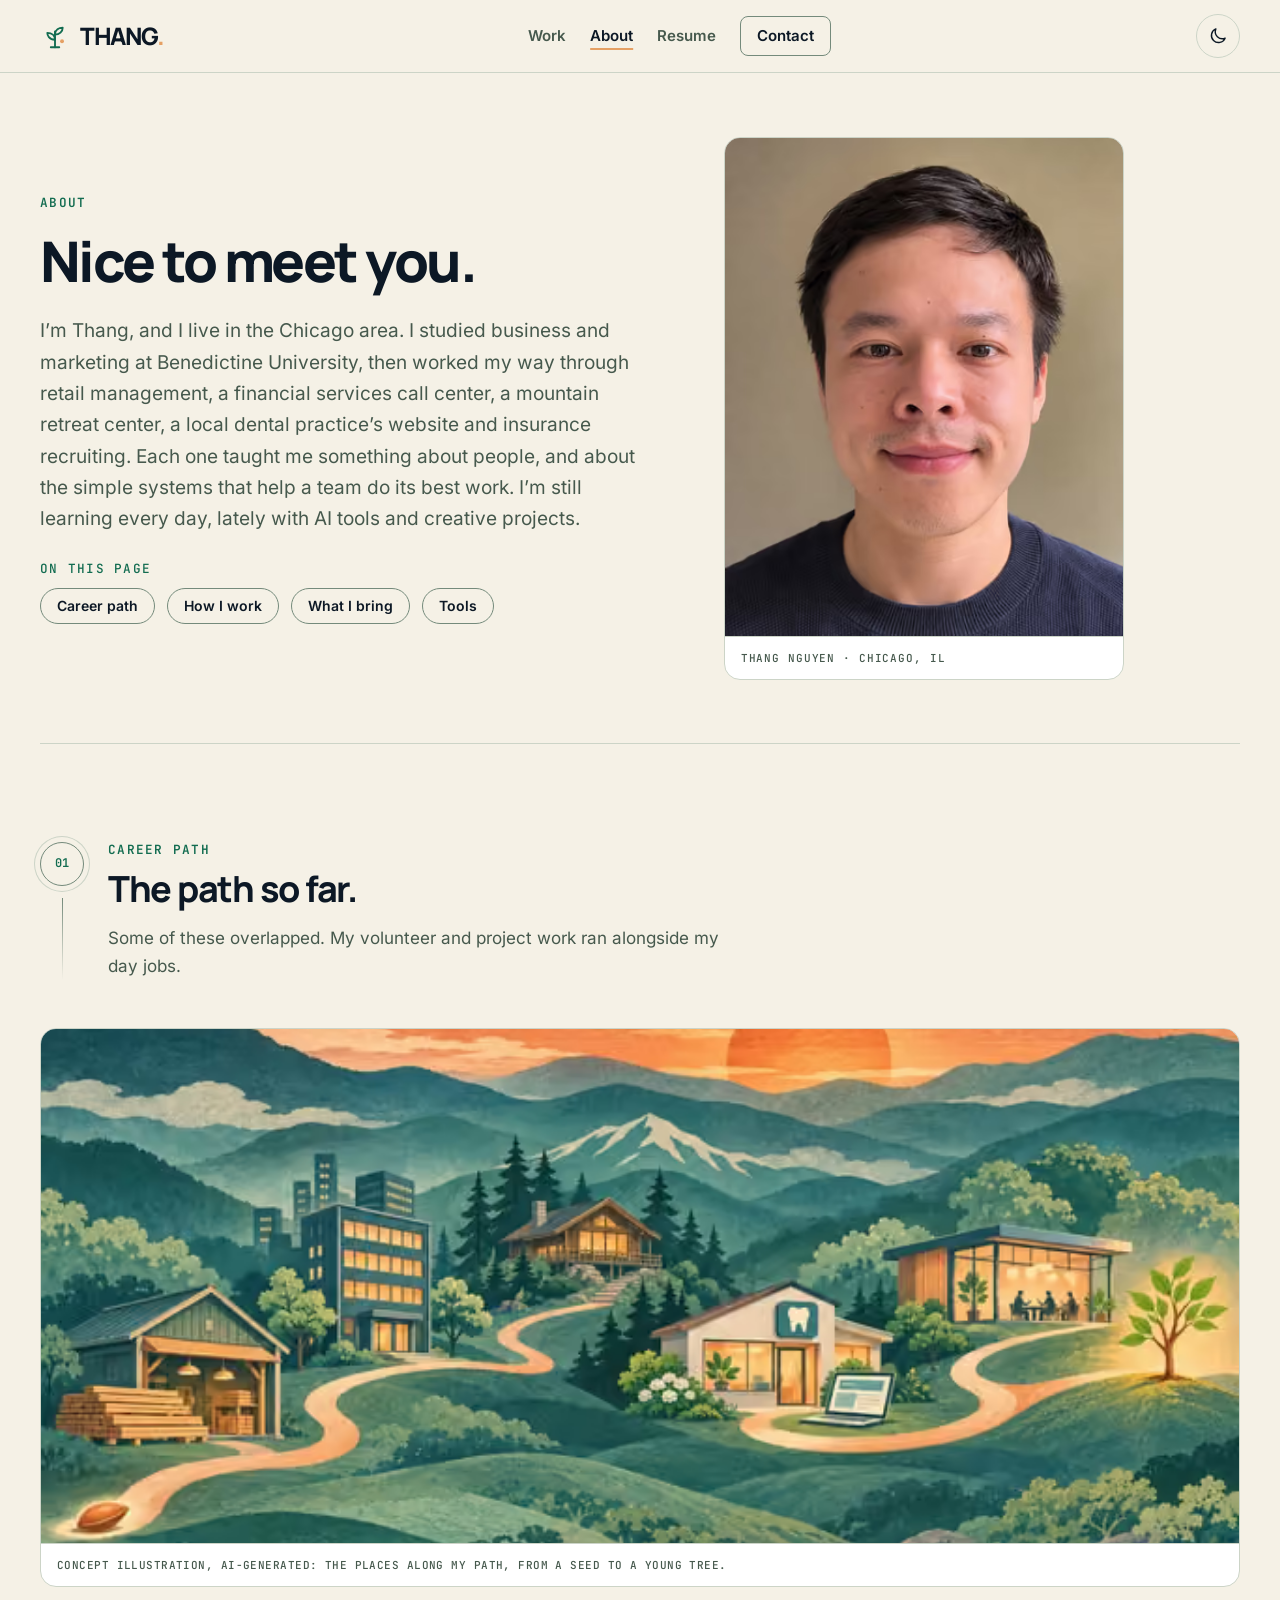
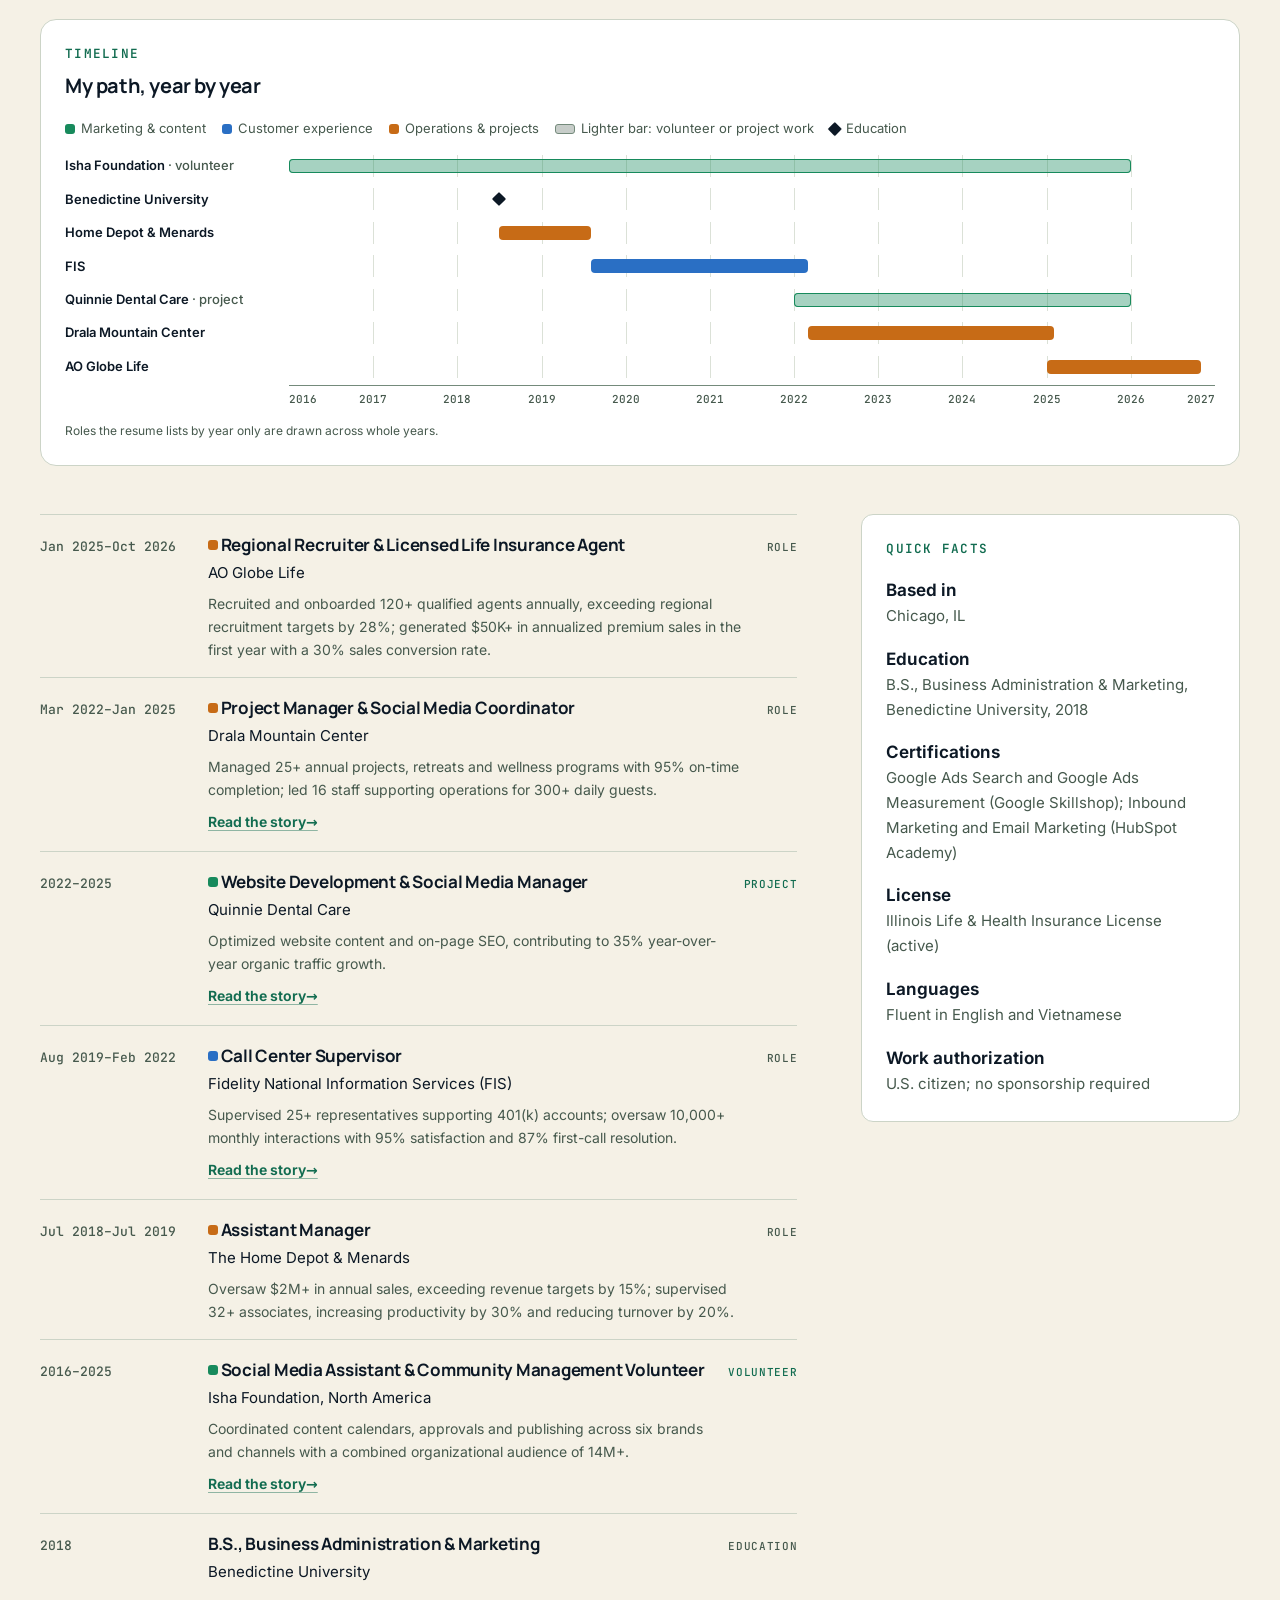
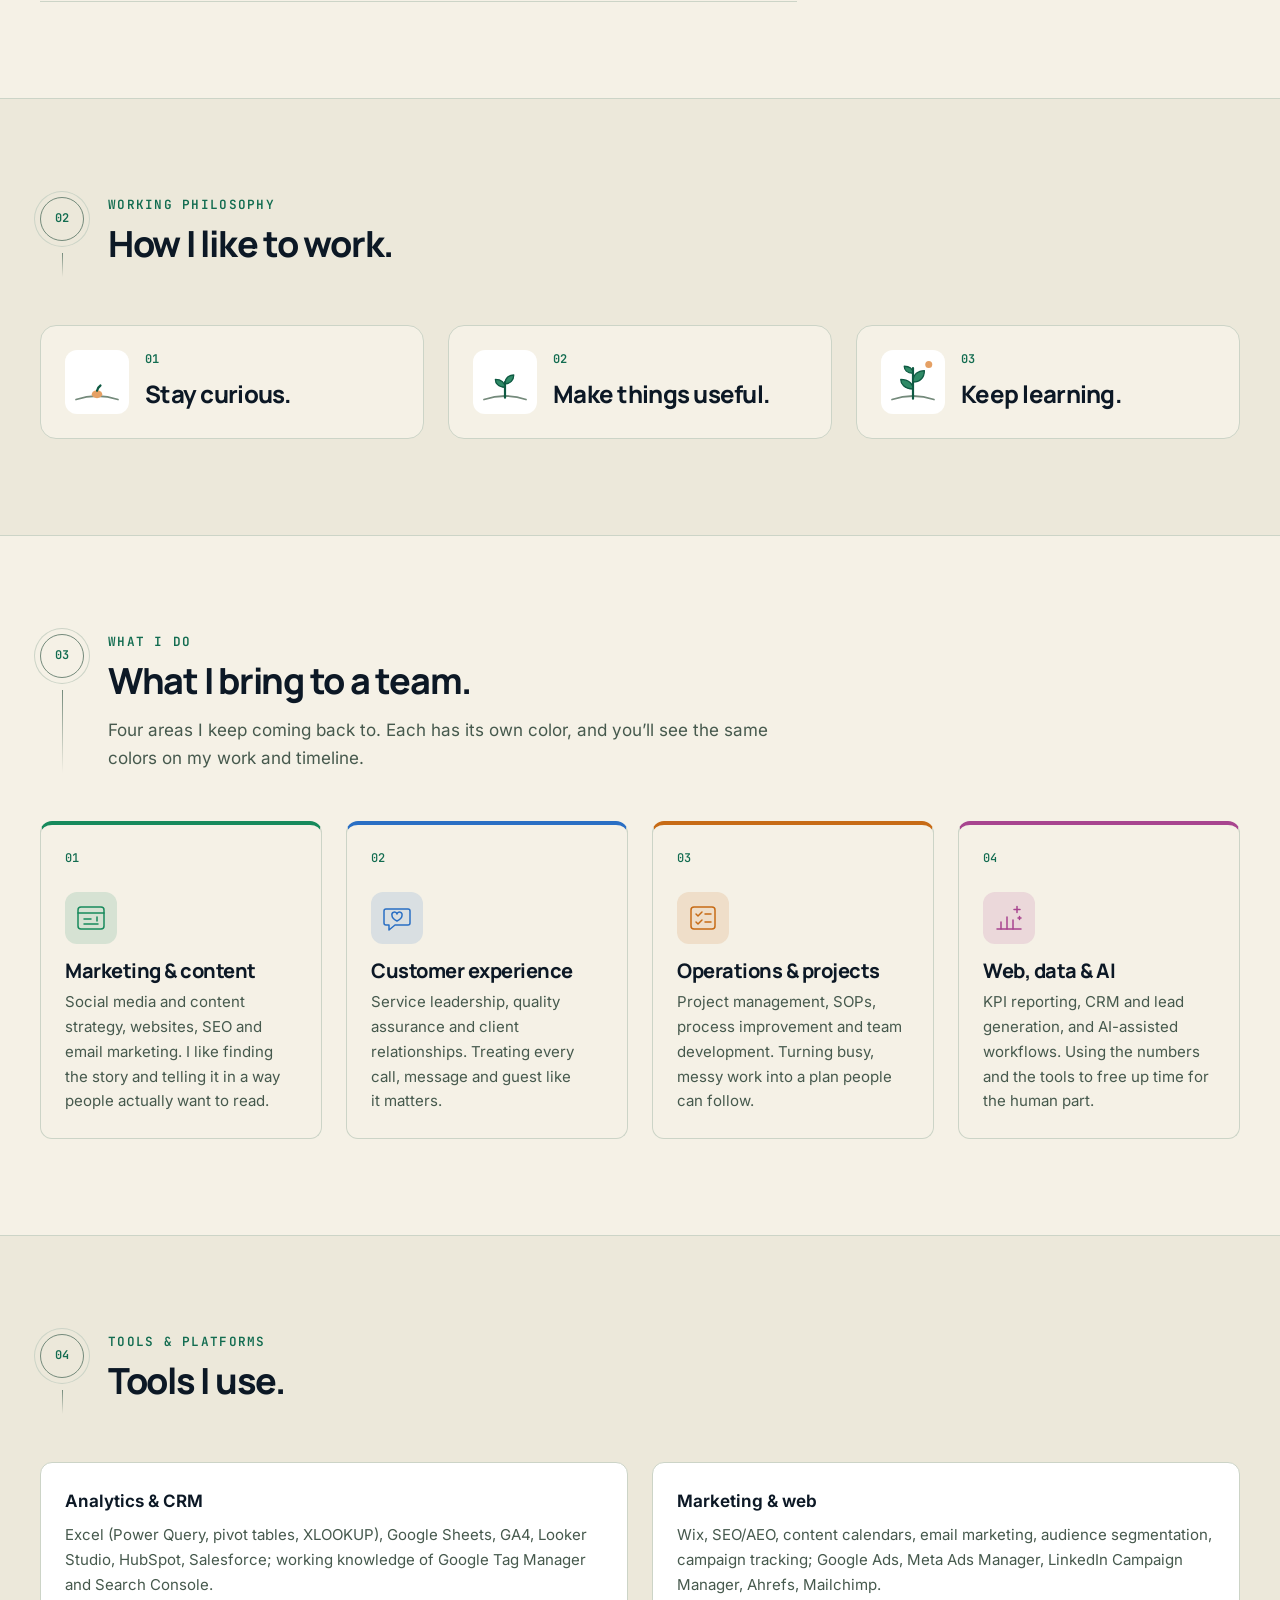
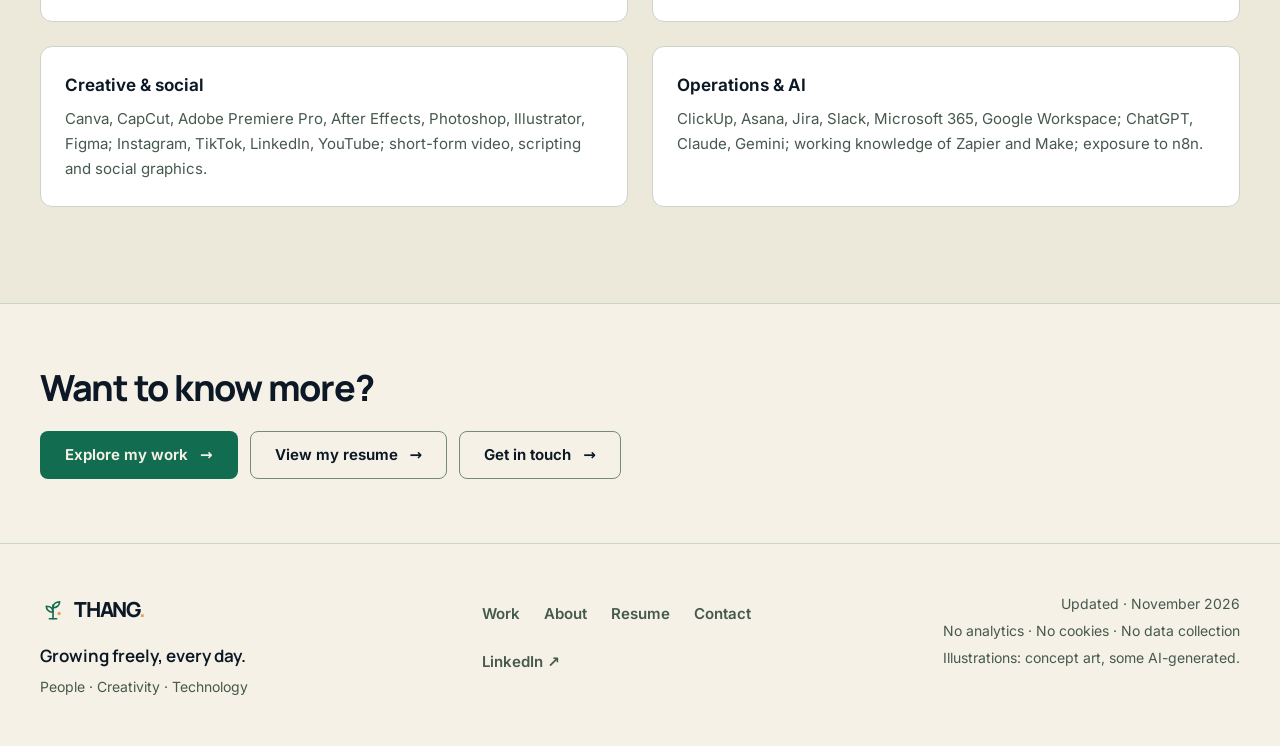
<file: about/index.html>
<!DOCTYPE html><html lang="en" data-astro-cid-z4jru4n3><head><meta charset="utf-8"><meta name="viewport" content="width=device-width, initial-scale=1"><title>About — Thang Nguyen</title><meta name="description" content="Meet Thang Nguyen: ten years across retail, financial services, a retreat center, digital marketing and insurance, with people at the center of all of it."><link rel="canonical" href="https://thangahoy112.github.io/about/"><meta property="og:type" content="website"><meta property="og:site_name" content="THANG."><meta property="og:title" content="About — Thang Nguyen"><meta property="og:description" content="Meet Thang Nguyen: ten years across retail, financial services, a retreat center, digital marketing and insurance, with people at the center of all of it."><meta property="og:url" content="https://thangahoy112.github.io/about/"><meta property="og:image" content="https://thangahoy112.github.io/og-image.png"><meta property="og:image:width" content="1200"><meta property="og:image:height" content="630"><meta property="og:image:alt" content="THANG. Ahoy! I’m Thang. Let’s make it happen. AI-generated concept art of a young tree on a hillside at sunset with its roots reaching down to a seed."><meta name="twitter:card" content="summary_large_image"><meta name="color-scheme" content="light dark"><meta name="theme-color" content="#F5F1E6" media="(prefers-color-scheme: light)"><meta name="theme-color" content="#0C1825" media="(prefers-color-scheme: dark)"><link rel="icon" href="/favicon.svg" type="image/svg+xml"><link rel="preload" href="/_astro/manrope-latin-wght-normal.DHIcAJRg.woff2" as="font" type="font/woff2" crossorigin><link rel="preload" href="/_astro/inter-latin-wght-normal.Dx4kXJAl.woff2" as="font" type="font/woff2" crossorigin><meta name="generator" content="Astro v7.4.13"><!-- Apply saved or OS theme before first paint; adds .js for progressive enhancement. --><script>
      (function () {
        var root = document.documentElement;
        root.classList.add('js');
        try {
          var saved = localStorage.getItem('thang-theme');
          if (saved === 'light' || saved === 'dark') { root.dataset.theme = saved; return; }
        } catch (e) {}
        root.dataset.theme = window.matchMedia('(prefers-color-scheme: dark)').matches ? 'dark' : 'light';
      })();
    </script><link rel="stylesheet" href="/_astro/BaseLayout.DUJMm6ej.css"><style>.page-header[data-astro-cid-b2i3gsw2]{gap:var(--space-8);padding-block:var(--space-12) var(--space-12);display:grid;position:relative}@media (width>=1024px){.page-header[data-astro-cid-b2i3gsw2]{padding-block:var(--space-16)}.page-header[data-astro-cid-b2i3gsw2].has-aside{align-items:center;gap:var(--space-16);grid-template-columns:1.2fr 1fr}}h1[data-astro-cid-b2i3gsw2]{margin-top:var(--space-4);max-width:18ch}.intro[data-astro-cid-b2i3gsw2]{margin-top:var(--space-6);max-width:60ch;font-size:clamp(1rem,.95rem + .3vw,1.1875rem)}.page-header[data-astro-cid-b2i3gsw2]:after{content:"";left:var(--gutter);right:var(--gutter);background:var(--color-border);height:1px;position:absolute;bottom:0}.actions[data-astro-cid-b2i3gsw2]{margin-top:var(--space-6)}
.section-heading[data-astro-cid-ypavld2q]{gap:var(--space-4) var(--space-6);margin-bottom:var(--space-12);grid-template-columns:auto 1fr;align-items:start;display:grid}.marker[data-astro-cid-ypavld2q]{flex-direction:column;align-items:center;height:100%;padding-top:2px;display:flex}.ring[data-astro-cid-ypavld2q]{border:1px solid var(--color-border-strong);width:44px;height:44px;box-shadow:0 0 0 5px var(--color-canvas), 0 0 0 6px var(--color-border);font-family:var(--font-mono);color:var(--color-accent);background:var(--color-canvas);border-radius:50%;place-items:center;font-size:.75rem;font-weight:600;display:grid}.band .ring[data-astro-cid-ypavld2q]{box-shadow:0 0 0 5px var(--color-subtle), 0 0 0 6px var(--color-border);background:var(--color-subtle)}.thread[data-astro-cid-ypavld2q]{width:1px;min-height:24px;margin-top:var(--space-3);background:linear-gradient(var(--color-border-strong), transparent);flex:1}h2[data-astro-cid-ypavld2q]{margin-top:var(--space-2)}.intro[data-astro-cid-ypavld2q]{margin-top:var(--space-4);max-width:60ch}.quote[data-astro-cid-ypavld2q]{margin:var(--space-6) 0 0;padding:var(--space-2) 0 var(--space-2) var(--space-6);border-left:4px solid var(--color-accent);max-width:34ch}.quote[data-astro-cid-ypavld2q] p[data-astro-cid-ypavld2q]{font-family:var(--font-display);letter-spacing:-.02em;color:var(--color-accent);font-size:clamp(1.25rem,1.05rem + .9vw,1.75rem);font-weight:750;line-height:1.25}@media (width<=639.98px){.section-heading[data-astro-cid-ypavld2q]{margin-bottom:var(--space-8);grid-template-columns:1fr}.marker[data-astro-cid-ypavld2q]{flex-direction:row;height:auto}.thread[data-astro-cid-ypavld2q]{width:auto;height:1px;min-height:0;margin:0 0 0 var(--space-3);background:linear-gradient(90deg, var(--color-border-strong), transparent)}}
</style><link rel="stylesheet" href="/_astro/about.PUkBi93L.css"></head><body data-astro-cid-z4jru4n3><a class="skip-link" href="#main" data-astro-cid-z4jru4n3>Skip to content</a><header class="site-header" data-astro-cid-nen7h5rs><div class="wrap header-inner" data-astro-cid-nen7h5rs><a class="brand" href="/" aria-label="THANG. — home" data-astro-cid-nen7h5rs><svg class="brand-mark" width="30" height="30" viewBox="0 0 32 32" fill="none" aria-hidden="true" focusable="false"><g stroke="currentColor" stroke-width="2" stroke-linecap="round" stroke-linejoin="round"><path d="M16 28V11"></path><path d="M16 20c-6.5 0-8.2-4.8-8.2-7.4 4.8 0 8.2 2.7 8.2 7.4Z"></path><path d="M16 14.5c0-5.2 4.4-7.3 8.2-7.3 0 4.2-3.5 7.3-8.2 7.3Z"></path><path d="M11.5 28h9"></path></g><circle cx="23.5" cy="21.5" r="2.1" fill="var(--color-copper)"></circle></svg><span class="wordmark" aria-hidden="true" data-astro-cid-nen7h5rs>THANG<span class="dot" data-astro-cid-nen7h5rs>.</span></span></a><nav id="site-nav" class="site-nav" aria-label="Main" data-open="false" data-astro-cid-nen7h5rs><ul role="list" data-astro-cid-nen7h5rs><li data-astro-cid-nen7h5rs><a href="/work/" data-astro-cid-nen7h5rs>Work</a></li><li data-astro-cid-nen7h5rs><a href="/about/" aria-current="page" data-astro-cid-nen7h5rs>About</a></li><li data-astro-cid-nen7h5rs><a href="/resume/" data-astro-cid-nen7h5rs>Resume</a></li><li data-astro-cid-nen7h5rs><a href="/contact/" class="nav-cta" data-astro-cid-nen7h5rs>Contact</a></li></ul></nav><div class="controls" data-astro-cid-nen7h5rs><button class="theme-toggle icon-button" type="button" data-theme-toggle aria-label="Switch theme" hidden data-astro-cid-l6lhmie6><svg class="icon-sun" viewBox="0 0 24 24" width="20" height="20" fill="none" stroke="currentColor" stroke-width="1.7" stroke-linecap="round" aria-hidden="true" focusable="false" data-astro-cid-l6lhmie6><circle cx="12" cy="12" r="4" data-astro-cid-l6lhmie6></circle><path d="M12 2v2.5M12 19.5V22M2 12h2.5M19.5 12H22M4.9 4.9l1.8 1.8M17.3 17.3l1.8 1.8M4.9 19.1l1.8-1.8M17.3 6.7l1.8-1.8" data-astro-cid-l6lhmie6></path></svg><svg class="icon-moon" viewBox="0 0 24 24" width="20" height="20" fill="none" stroke="currentColor" stroke-width="1.7" stroke-linejoin="round" aria-hidden="true" focusable="false" data-astro-cid-l6lhmie6><path d="M20.5 14.6A8.5 8.5 0 0 1 9.4 3.5a8.5 8.5 0 1 0 11.1 11.1Z" data-astro-cid-l6lhmie6></path></svg></button><script type="module">var e=`thang-theme`,t=document.documentElement,n=window.matchMedia(`(prefers-color-scheme: dark)`);function r(){try{let t=localStorage.getItem(e);return t===`light`||t===`dark`?t:null}catch{return null}}function i(){let e=t.dataset.theme;return e===`light`||e===`dark`?e:n.matches?`dark`:`light`}function a(){let e=i();document.querySelectorAll(`[data-theme-toggle]`).forEach(t=>{let n=e===`dark`?`light`:`dark`;t.setAttribute(`aria-label`,`Switch to ${n} theme`),t.dataset.current=e})}function o(n,r){if(t.dataset.theme=n,r)try{localStorage.setItem(e,n)}catch{}a()}document.querySelectorAll(`[data-theme-toggle]`).forEach(e=>{e.hidden=!1,e.addEventListener(`click`,()=>o(i()===`dark`?`light`:`dark`,!0))}),n.addEventListener(`change`,e=>{r()||o(e.matches?`dark`:`light`,!1)}),a();</script><button class="menu-toggle icon-button" type="button" data-menu-toggle aria-controls="site-nav" aria-expanded="false" aria-label="Open navigation menu" hidden data-astro-cid-nen7h5rs><svg viewBox="0 0 24 24" width="20" height="20" fill="none" stroke="currentColor" stroke-width="1.8" stroke-linecap="round" aria-hidden="true" focusable="false" data-astro-cid-nen7h5rs><path class="bar bar-1" d="M4 7h16" data-astro-cid-nen7h5rs></path><path class="bar bar-2" d="M4 12h16" data-astro-cid-nen7h5rs></path><path class="bar bar-3" d="M4 17h16" data-astro-cid-nen7h5rs></path></svg></button></div></div></header><script type="module">var e=document.querySelector(`[data-menu-toggle]`),t=document.getElementById(`site-nav`),n=window.matchMedia(`(min-width: 768px)`);if(e&&t){let r=Array.from(t.querySelectorAll(`a`)),i=()=>e.getAttribute(`aria-expanded`)===`true`,a=(n,{restoreFocus:i=!1}={})=>{e.setAttribute(`aria-expanded`,String(n)),e.setAttribute(`aria-label`,n?`Close navigation menu`:`Open navigation menu`),t.dataset.open=String(n),n?r[0]?.focus():i&&e.focus()};e.hidden=!1,a(!1),e.addEventListener(`click`,()=>a(!i())),r.forEach(e=>e.addEventListener(`click`,()=>{i()&&a(!1)})),document.addEventListener(`keydown`,e=>{e.key===`Escape`&&i()&&a(!1,{restoreFocus:!0})}),document.addEventListener(`click`,n=>{let r=n.target;i()&&!t.contains(r)&&!e.contains(r)&&a(!1)}),t.addEventListener(`focusout`,n=>{let r=n.relatedTarget;i()&&r&&!t.contains(r)&&r!==e&&a(!1)}),n.addEventListener(`change`,e=>{e.matches&&a(!1)})}</script><main id="main" tabindex="-1" data-astro-cid-z4jru4n3><header class="wrap page-header has-aside" data-astro-cid-b2i3gsw2><div class="copy" data-astro-cid-b2i3gsw2><p class="eyebrow rise" data-astro-cid-b2i3gsw2>About</p><h1 class="rise rise-2" data-astro-cid-b2i3gsw2>Nice to meet you.</h1><p class="intro rise rise-3" data-astro-cid-b2i3gsw2>I’m Thang, and I live in the Chicago area. I studied business and marketing at Benedictine University, then worked my way through retail management, a financial services call center, a mountain retreat center, a local dental practice’s website and insurance recruiting. Each one taught me something about people, and about the simple systems that help a team do its best work. I’m still learning every day, lately with AI tools and creative projects.</p><div class="actions rise rise-3" data-astro-cid-b2i3gsw2><nav class="jump" aria-label="On this page" data-astro-cid-ta2fbyqs><span class="jump-label" data-astro-cid-ta2fbyqs>On this page</span><a href="#career" data-astro-cid-ta2fbyqs>Career path</a><a href="#how-i-work" data-astro-cid-ta2fbyqs>How I work</a><a href="#what-i-bring" data-astro-cid-ta2fbyqs>What I bring</a><a href="#tools" data-astro-cid-ta2fbyqs>Tools</a></nav></div></div><div class="aside rise rise-2" data-astro-cid-b2i3gsw2><figure class="art" data-astro-cid-ta2fbyqs><picture data-astro-cid-ta2fbyqs="true"><source srcset="/_astro/thang-nguyen-headshot.Cxr5Qjt8_29uj60.avif 360w, /_astro/thang-nguyen-headshot.Cxr5Qjt8_1xBf2A.avif 560w, /_astro/thang-nguyen-headshot.Cxr5Qjt8_ZGkKG.avif 840w" type="image/avif" sizes="(min-width: 480px) 400px, calc(100vw - 32px)"><source srcset="/_astro/thang-nguyen-headshot.Cxr5Qjt8_2sKqEa.webp 360w, /_astro/thang-nguyen-headshot.Cxr5Qjt8_1QRmAK.webp 560w, /_astro/thang-nguyen-headshot.Cxr5Qjt8_ZnSM2t.webp 840w" type="image/webp" sizes="(min-width: 480px) 400px, calc(100vw - 32px)"><img src="/_astro/thang-nguyen-headshot.Cxr5Qjt8_Z1OAaWs.jpg" srcset="/_astro/thang-nguyen-headshot.Cxr5Qjt8_7YML1.jpg 360w, /_astro/thang-nguyen-headshot.Cxr5Qjt8_ZsSgho.jpg 560w, /_astro/thang-nguyen-headshot.Cxr5Qjt8_Z1JNw5X.jpg 840w" sizes="(min-width: 480px) 400px, calc(100vw - 32px)" alt="Portrait of Thang Nguyen, smiling, in a navy sweater against a warm beige wall" data-astro-cid-ta2fbyqs="true" loading="lazy" decoding="async" width="1086" height="1358" class="portrait"></picture><figcaption data-astro-cid-ta2fbyqs>Thang Nguyen · Chicago, IL</figcaption></figure></div></header><section id="career" class="wrap section" aria-labelledby="path-title" data-astro-cid-ta2fbyqs><div class="section-heading" data-astro-cid-ypavld2q><div class="marker" aria-hidden="true" data-astro-cid-ypavld2q><span class="ring" data-astro-cid-ypavld2q><span data-astro-cid-ypavld2q>01</span></span><span class="thread" data-astro-cid-ypavld2q></span></div><div class="copy" data-astro-cid-ypavld2q><p class="eyebrow" data-astro-cid-ypavld2q><span class="sr-only" data-astro-cid-ypavld2q>Section 01: </span>Career path</p><h2 id="path-title" data-astro-cid-ypavld2q>The path so far.</h2><p class="intro" data-astro-cid-ypavld2q>Some of these overlapped. My volunteer and project work ran alongside my day jobs.</p></div></div><figure class="journey" data-astro-cid-ta2fbyqs><picture data-astro-cid-ta2fbyqs="true"><source srcset="/_astro/journey.BMVuYSQ9_1CaLTd.avif 640w, /_astro/journey.BMVuYSQ9_Hg4mL.avif 960w, /_astro/journey.BMVuYSQ9_Etxnl.avif 1280w, /_astro/journey.BMVuYSQ9_Z1CRImH.avif 1536w" type="image/avif" sizes="(min-width: 1232px) 1200px, calc(100vw - 32px)"><source srcset="/_astro/journey.BMVuYSQ9_1aJN0p.webp 640w, /_astro/journey.BMVuYSQ9_fP5sX.webp 960w, /_astro/journey.BMVuYSQ9_1XRwYf.webp 1280w, /_astro/journey.BMVuYSQ9_Z1sh5ae.webp 1536w" type="image/webp" sizes="(min-width: 1232px) 1200px, calc(100vw - 32px)"><img src="/_astro/journey.BMVuYSQ9_294yXI.jpg" srcset="/_astro/journey.BMVuYSQ9_Z1mUuU6.jpg 640w, /_astro/journey.BMVuYSQ9_Z2hPdrx.jpg 960w, /_astro/journey.BMVuYSQ9_ZQ7Tru.jpg 1280w, /_astro/journey.BMVuYSQ9_294yXI.jpg 1536w" sizes="(min-width: 1232px) 1200px, calc(100vw - 32px)" alt="A winding path through hills at sunset, starting from a seed and passing a lumber store, an office building, a mountain lodge, a dental office with a laptop and a modern office, ending at a young tree." data-astro-cid-ta2fbyqs="true" loading="lazy" decoding="async" width="1536" height="1024" class="journey-img"></picture><figcaption data-astro-cid-ta2fbyqs>Concept illustration, AI-generated: the places along my path, from a seed to a young tree.</figcaption></figure><figure class="career" aria-labelledby="career-caption" data-astro-cid-4qmlcvwa><figcaption id="career-caption" data-astro-cid-4qmlcvwa><span class="eyebrow" data-astro-cid-4qmlcvwa>Timeline</span><span class="cap-title" data-astro-cid-4qmlcvwa>My path, year by year</span><span class="sr-only" data-astro-cid-4qmlcvwa>A chart of my roles from 2016 to 2026. The same roles, dates and highlights are listed in full below.</span></figcaption><ul role="list" class="legend" aria-hidden="true" data-astro-cid-4qmlcvwa><li data-area="marketing" data-astro-cid-4qmlcvwa><span class="swatch" data-astro-cid-4qmlcvwa></span>Marketing &amp; content</li><li data-area="customer" data-astro-cid-4qmlcvwa><span class="swatch" data-astro-cid-4qmlcvwa></span>Customer experience</li><li data-area="operations" data-astro-cid-4qmlcvwa><span class="swatch" data-astro-cid-4qmlcvwa></span>Operations &amp; projects</li><li data-astro-cid-4qmlcvwa><span class="key key-side" data-astro-cid-4qmlcvwa></span>Lighter bar: volunteer or project work</li><li data-astro-cid-4qmlcvwa><span class="key key-edu" data-astro-cid-4qmlcvwa></span>Education</li></ul><div class="chart" aria-hidden="true" data-astro-cid-4qmlcvwa><div class="rows" data-astro-cid-4qmlcvwa><div class="row" data-area="marketing" data-astro-cid-4qmlcvwa><span class="name" data-astro-cid-4qmlcvwa>Isha Foundation<em data-astro-cid-4qmlcvwa> · volunteer</em></span><span class="track" data-astro-cid-4qmlcvwa><span class="grid" style="left:9.090909090909092%" data-astro-cid-4qmlcvwa></span><span class="grid" style="left:18.181818181818183%" data-astro-cid-4qmlcvwa></span><span class="grid" style="left:27.27272727272727%" data-astro-cid-4qmlcvwa></span><span class="grid" style="left:36.36363636363637%" data-astro-cid-4qmlcvwa></span><span class="grid" style="left:45.45454545454545%" data-astro-cid-4qmlcvwa></span><span class="grid" style="left:54.54545454545454%" data-astro-cid-4qmlcvwa></span><span class="grid" style="left:63.63636363636363%" data-astro-cid-4qmlcvwa></span><span class="grid" style="left:72.72727272727273%" data-astro-cid-4qmlcvwa></span><span class="grid" style="left:81.81818181818183%" data-astro-cid-4qmlcvwa></span><span class="grid" style="left:90.9090909090909%" data-astro-cid-4qmlcvwa></span><span class="bar side" style="left:0%;width:90.9090909090909%" title="Social Media Assistant &amp; Community Management Volunteer, Isha Foundation, North America: 2016–2025" data-astro-cid-4qmlcvwa></span></span></div><div class="row" data-astro-cid-4qmlcvwa><span class="name" data-astro-cid-4qmlcvwa>Benedictine University</span><span class="track" data-astro-cid-4qmlcvwa><span class="grid" style="left:9.090909090909092%" data-astro-cid-4qmlcvwa></span><span class="grid" style="left:18.181818181818183%" data-astro-cid-4qmlcvwa></span><span class="grid" style="left:27.27272727272727%" data-astro-cid-4qmlcvwa></span><span class="grid" style="left:36.36363636363637%" data-astro-cid-4qmlcvwa></span><span class="grid" style="left:45.45454545454545%" data-astro-cid-4qmlcvwa></span><span class="grid" style="left:54.54545454545454%" data-astro-cid-4qmlcvwa></span><span class="grid" style="left:63.63636363636363%" data-astro-cid-4qmlcvwa></span><span class="grid" style="left:72.72727272727273%" data-astro-cid-4qmlcvwa></span><span class="grid" style="left:81.81818181818183%" data-astro-cid-4qmlcvwa></span><span class="grid" style="left:90.9090909090909%" data-astro-cid-4qmlcvwa></span><span class="edu" style="left:22.727272727272727%" title="B.S., Business Administration &amp; Marketing, 2018" data-astro-cid-4qmlcvwa></span></span></div><div class="row" data-area="operations" data-astro-cid-4qmlcvwa><span class="name" data-astro-cid-4qmlcvwa>Home Depot &amp; Menards</span><span class="track" data-astro-cid-4qmlcvwa><span class="grid" style="left:9.090909090909092%" data-astro-cid-4qmlcvwa></span><span class="grid" style="left:18.181818181818183%" data-astro-cid-4qmlcvwa></span><span class="grid" style="left:27.27272727272727%" data-astro-cid-4qmlcvwa></span><span class="grid" style="left:36.36363636363637%" data-astro-cid-4qmlcvwa></span><span class="grid" style="left:45.45454545454545%" data-astro-cid-4qmlcvwa></span><span class="grid" style="left:54.54545454545454%" data-astro-cid-4qmlcvwa></span><span class="grid" style="left:63.63636363636363%" data-astro-cid-4qmlcvwa></span><span class="grid" style="left:72.72727272727273%" data-astro-cid-4qmlcvwa></span><span class="grid" style="left:81.81818181818183%" data-astro-cid-4qmlcvwa></span><span class="grid" style="left:90.9090909090909%" data-astro-cid-4qmlcvwa></span><span class="bar" style="left:22.727272727272727%;width:9.848484848484162%" title="Assistant Manager, The Home Depot &amp; Menards: Jul 2018–Jul 2019" data-astro-cid-4qmlcvwa></span></span></div><div class="row" data-area="customer" data-astro-cid-4qmlcvwa><span class="name" data-astro-cid-4qmlcvwa>FIS</span><span class="track" data-astro-cid-4qmlcvwa><span class="grid" style="left:9.090909090909092%" data-astro-cid-4qmlcvwa></span><span class="grid" style="left:18.181818181818183%" data-astro-cid-4qmlcvwa></span><span class="grid" style="left:27.27272727272727%" data-astro-cid-4qmlcvwa></span><span class="grid" style="left:36.36363636363637%" data-astro-cid-4qmlcvwa></span><span class="grid" style="left:45.45454545454545%" data-astro-cid-4qmlcvwa></span><span class="grid" style="left:54.54545454545454%" data-astro-cid-4qmlcvwa></span><span class="grid" style="left:63.63636363636363%" data-astro-cid-4qmlcvwa></span><span class="grid" style="left:72.72727272727273%" data-astro-cid-4qmlcvwa></span><span class="grid" style="left:81.81818181818183%" data-astro-cid-4qmlcvwa></span><span class="grid" style="left:90.9090909090909%" data-astro-cid-4qmlcvwa></span><span class="bar" style="left:32.57575757575689%;width:23.484848484849863%" title="Call Center Supervisor, Fidelity National Information Services (FIS): Aug 2019–Feb 2022" data-astro-cid-4qmlcvwa></span></span></div><div class="row" data-area="marketing" data-astro-cid-4qmlcvwa><span class="name" data-astro-cid-4qmlcvwa>Quinnie Dental Care<em data-astro-cid-4qmlcvwa> · project</em></span><span class="track" data-astro-cid-4qmlcvwa><span class="grid" style="left:9.090909090909092%" data-astro-cid-4qmlcvwa></span><span class="grid" style="left:18.181818181818183%" data-astro-cid-4qmlcvwa></span><span class="grid" style="left:27.27272727272727%" data-astro-cid-4qmlcvwa></span><span class="grid" style="left:36.36363636363637%" data-astro-cid-4qmlcvwa></span><span class="grid" style="left:45.45454545454545%" data-astro-cid-4qmlcvwa></span><span class="grid" style="left:54.54545454545454%" data-astro-cid-4qmlcvwa></span><span class="grid" style="left:63.63636363636363%" data-astro-cid-4qmlcvwa></span><span class="grid" style="left:72.72727272727273%" data-astro-cid-4qmlcvwa></span><span class="grid" style="left:81.81818181818183%" data-astro-cid-4qmlcvwa></span><span class="grid" style="left:90.9090909090909%" data-astro-cid-4qmlcvwa></span><span class="bar side" style="left:54.54545454545454%;width:36.36363636363637%" title="Website Development &amp; Social Media Manager, Quinnie Dental Care: 2022–2025" data-astro-cid-4qmlcvwa></span></span></div><div class="row" data-area="operations" data-astro-cid-4qmlcvwa><span class="name" data-astro-cid-4qmlcvwa>Drala Mountain Center</span><span class="track" data-astro-cid-4qmlcvwa><span class="grid" style="left:9.090909090909092%" data-astro-cid-4qmlcvwa></span><span class="grid" style="left:18.181818181818183%" data-astro-cid-4qmlcvwa></span><span class="grid" style="left:27.27272727272727%" data-astro-cid-4qmlcvwa></span><span class="grid" style="left:36.36363636363637%" data-astro-cid-4qmlcvwa></span><span class="grid" style="left:45.45454545454545%" data-astro-cid-4qmlcvwa></span><span class="grid" style="left:54.54545454545454%" data-astro-cid-4qmlcvwa></span><span class="grid" style="left:63.63636363636363%" data-astro-cid-4qmlcvwa></span><span class="grid" style="left:72.72727272727273%" data-astro-cid-4qmlcvwa></span><span class="grid" style="left:81.81818181818183%" data-astro-cid-4qmlcvwa></span><span class="grid" style="left:90.9090909090909%" data-astro-cid-4qmlcvwa></span><span class="bar" style="left:56.06060606060675%;width:26.515151515150144%" title="Project Manager &amp; Social Media Coordinator, Drala Mountain Center: Mar 2022–Jan 2025" data-astro-cid-4qmlcvwa></span></span></div><div class="row" data-area="operations" data-astro-cid-4qmlcvwa><span class="name" data-astro-cid-4qmlcvwa>AO Globe Life</span><span class="track" data-astro-cid-4qmlcvwa><span class="grid" style="left:9.090909090909092%" data-astro-cid-4qmlcvwa></span><span class="grid" style="left:18.181818181818183%" data-astro-cid-4qmlcvwa></span><span class="grid" style="left:27.27272727272727%" data-astro-cid-4qmlcvwa></span><span class="grid" style="left:36.36363636363637%" data-astro-cid-4qmlcvwa></span><span class="grid" style="left:45.45454545454545%" data-astro-cid-4qmlcvwa></span><span class="grid" style="left:54.54545454545454%" data-astro-cid-4qmlcvwa></span><span class="grid" style="left:63.63636363636363%" data-astro-cid-4qmlcvwa></span><span class="grid" style="left:72.72727272727273%" data-astro-cid-4qmlcvwa></span><span class="grid" style="left:81.81818181818183%" data-astro-cid-4qmlcvwa></span><span class="grid" style="left:90.9090909090909%" data-astro-cid-4qmlcvwa></span><span class="bar" style="left:81.81818181818183%;width:16.666666666665975%" title="Regional Recruiter &amp; Licensed Life Insurance Agent, AO Globe Life: Jan 2025–Oct 2026" data-astro-cid-4qmlcvwa></span></span></div></div><div class="axis" data-astro-cid-4qmlcvwa><span class="name" data-astro-cid-4qmlcvwa></span><span class="ticks" data-astro-cid-4qmlcvwa><span class="tick" style="left:0%" data-astro-cid-4qmlcvwa>2016</span><span class="tick minor" style="left:9.090909090909092%" data-astro-cid-4qmlcvwa>2017</span><span class="tick" style="left:18.181818181818183%" data-astro-cid-4qmlcvwa>2018</span><span class="tick minor" style="left:27.27272727272727%" data-astro-cid-4qmlcvwa>2019</span><span class="tick" style="left:36.36363636363637%" data-astro-cid-4qmlcvwa>2020</span><span class="tick minor" style="left:45.45454545454545%" data-astro-cid-4qmlcvwa>2021</span><span class="tick" style="left:54.54545454545454%" data-astro-cid-4qmlcvwa>2022</span><span class="tick minor" style="left:63.63636363636363%" data-astro-cid-4qmlcvwa>2023</span><span class="tick" style="left:72.72727272727273%" data-astro-cid-4qmlcvwa>2024</span><span class="tick minor" style="left:81.81818181818183%" data-astro-cid-4qmlcvwa>2025</span><span class="tick" style="left:90.9090909090909%" data-astro-cid-4qmlcvwa>2026</span><span class="tick minor" style="left:100%" data-astro-cid-4qmlcvwa>2027</span></span></div></div><p class="foot" data-astro-cid-4qmlcvwa>Roles the resume lists by year only are drawn across whole years.</p></figure><div class="path-grid" data-astro-cid-ta2fbyqs><ol class="timeline" role="list" data-astro-cid-3xih677i><li id="ao-globe-life" data-area="operations" data-astro-cid-3xih677i><span class="years" data-astro-cid-3xih677i>Jan 2025–Oct 2026</span><span class="what" data-astro-cid-3xih677i><strong data-astro-cid-3xih677i><span class="swatch" aria-hidden="true" data-astro-cid-3xih677i></span> Regional Recruiter &amp; Licensed Life Insurance Agent</strong><span class="org" data-astro-cid-3xih677i>AO Globe Life</span><span class="highlight" data-astro-cid-3xih677i>Recruited and onboarded 120+ qualified agents annually, exceeding regional recruitment targets by 28%; generated $50K+ in annualized premium sales in the first year with a 30% sales conversion rate.</span></span><span class="kind kind-employment" data-astro-cid-3xih677i>Role</span></li><li id="drala-mountain-center" data-area="operations" data-astro-cid-3xih677i><span class="years" data-astro-cid-3xih677i>Mar 2022–Jan 2025</span><span class="what" data-astro-cid-3xih677i><strong data-astro-cid-3xih677i><span class="swatch" aria-hidden="true" data-astro-cid-3xih677i></span> Project Manager &amp; Social Media Coordinator</strong><span class="org" data-astro-cid-3xih677i>Drala Mountain Center</span><span class="highlight" data-astro-cid-3xih677i>Managed 25+ annual projects, retreats and wellness programs with 95% on-time completion; led 16 staff supporting operations for 300+ daily guests.</span><a class="story-link" href="/work/drala/" data-astro-cid-3xih677i>Read the story<span class="sr-only" data-astro-cid-3xih677i>: Drala Mountain Center</span> <span aria-hidden="true" data-astro-cid-3xih677i>→</span></a></span><span class="kind kind-employment" data-astro-cid-3xih677i>Role</span></li><li id="quinnie-dental-care" data-area="marketing" data-astro-cid-3xih677i><span class="years" data-astro-cid-3xih677i>2022–2025</span><span class="what" data-astro-cid-3xih677i><strong data-astro-cid-3xih677i><span class="swatch" aria-hidden="true" data-astro-cid-3xih677i></span> Website Development &amp; Social Media Manager</strong><span class="org" data-astro-cid-3xih677i>Quinnie Dental Care</span><span class="highlight" data-astro-cid-3xih677i>Optimized website content and on-page SEO, contributing to 35% year-over-year organic traffic growth.</span><a class="story-link" href="/work/quinnie/" data-astro-cid-3xih677i>Read the story<span class="sr-only" data-astro-cid-3xih677i>: Quinnie Dental Care</span> <span aria-hidden="true" data-astro-cid-3xih677i>→</span></a></span><span class="kind kind-project" data-astro-cid-3xih677i>Project</span></li><li id="fidelity-national-information-services" data-area="customer" data-astro-cid-3xih677i><span class="years" data-astro-cid-3xih677i>Aug 2019–Feb 2022</span><span class="what" data-astro-cid-3xih677i><strong data-astro-cid-3xih677i><span class="swatch" aria-hidden="true" data-astro-cid-3xih677i></span> Call Center Supervisor</strong><span class="org" data-astro-cid-3xih677i>Fidelity National Information Services (FIS)</span><span class="highlight" data-astro-cid-3xih677i>Supervised 25+ representatives supporting 401(k) accounts; oversaw 10,000+ monthly interactions with 95% satisfaction and 87% first-call resolution.</span><a class="story-link" href="/work/fis/" data-astro-cid-3xih677i>Read the story<span class="sr-only" data-astro-cid-3xih677i>: Fidelity National Information Services (FIS)</span> <span aria-hidden="true" data-astro-cid-3xih677i>→</span></a></span><span class="kind kind-employment" data-astro-cid-3xih677i>Role</span></li><li id="the-home-depot-menards" data-area="operations" data-astro-cid-3xih677i><span class="years" data-astro-cid-3xih677i>Jul 2018–Jul 2019</span><span class="what" data-astro-cid-3xih677i><strong data-astro-cid-3xih677i><span class="swatch" aria-hidden="true" data-astro-cid-3xih677i></span> Assistant Manager</strong><span class="org" data-astro-cid-3xih677i>The Home Depot &amp; Menards</span><span class="highlight" data-astro-cid-3xih677i>Oversaw $2M+ in annual sales, exceeding revenue targets by 15%; supervised 32+ associates, increasing productivity by 30% and reducing turnover by 20%.</span></span><span class="kind kind-employment" data-astro-cid-3xih677i>Role</span></li><li id="isha-foundation-north-america" data-area="marketing" data-astro-cid-3xih677i><span class="years" data-astro-cid-3xih677i>2016–2025</span><span class="what" data-astro-cid-3xih677i><strong data-astro-cid-3xih677i><span class="swatch" aria-hidden="true" data-astro-cid-3xih677i></span> Social Media Assistant &amp; Community Management Volunteer</strong><span class="org" data-astro-cid-3xih677i>Isha Foundation, North America</span><span class="highlight" data-astro-cid-3xih677i>Coordinated content calendars, approvals and publishing across six brands and channels with a combined organizational audience of 14M+.</span><a class="story-link" href="/work/isha/" data-astro-cid-3xih677i>Read the story<span class="sr-only" data-astro-cid-3xih677i>: Isha Foundation, North America</span> <span aria-hidden="true" data-astro-cid-3xih677i>→</span></a></span><span class="kind kind-volunteer" data-astro-cid-3xih677i>Volunteer</span></li><li id="benedictine-university" data-astro-cid-3xih677i><span class="years" data-astro-cid-3xih677i>2018</span><span class="what" data-astro-cid-3xih677i><strong data-astro-cid-3xih677i> B.S., Business Administration &amp; Marketing</strong><span class="org" data-astro-cid-3xih677i>Benedictine University</span></span><span class="kind kind-education" data-astro-cid-3xih677i>Education</span></li></ol><aside class="facts" aria-label="Quick facts" data-astro-cid-ta2fbyqs><p class="eyebrow" data-astro-cid-ta2fbyqs>Quick facts</p><dl data-astro-cid-ta2fbyqs><div data-astro-cid-ta2fbyqs><dt data-astro-cid-ta2fbyqs>Based in</dt><dd data-astro-cid-ta2fbyqs>Chicago, IL</dd></div><div data-astro-cid-ta2fbyqs><dt data-astro-cid-ta2fbyqs>Education</dt><dd data-astro-cid-ta2fbyqs>B.S., Business Administration &amp; Marketing, Benedictine University, 2018</dd></div><div data-astro-cid-ta2fbyqs><dt data-astro-cid-ta2fbyqs>Certifications</dt><dd data-astro-cid-ta2fbyqs>Google Ads Search and Google Ads Measurement (Google Skillshop); Inbound Marketing and Email Marketing (HubSpot Academy)</dd></div><div data-astro-cid-ta2fbyqs><dt data-astro-cid-ta2fbyqs>License</dt><dd data-astro-cid-ta2fbyqs>Illinois Life &amp; Health Insurance License (active)</dd></div><div data-astro-cid-ta2fbyqs><dt data-astro-cid-ta2fbyqs>Languages</dt><dd data-astro-cid-ta2fbyqs>Fluent in English and Vietnamese</dd></div><div data-astro-cid-ta2fbyqs><dt data-astro-cid-ta2fbyqs>Work authorization</dt><dd data-astro-cid-ta2fbyqs>U.S. citizen; no sponsorship required</dd></div></dl></aside></div></section><section id="how-i-work" class="band" aria-labelledby="philosophy-title" data-astro-cid-ta2fbyqs><div class="wrap section" data-astro-cid-ta2fbyqs><div class="section-heading" data-astro-cid-ypavld2q><div class="marker" aria-hidden="true" data-astro-cid-ypavld2q><span class="ring" data-astro-cid-ypavld2q><span data-astro-cid-ypavld2q>02</span></span><span class="thread" data-astro-cid-ypavld2q></span></div><div class="copy" data-astro-cid-ypavld2q><p class="eyebrow" data-astro-cid-ypavld2q><span class="sr-only" data-astro-cid-ypavld2q>Section 02: </span>Working philosophy</p><h2 id="philosophy-title" data-astro-cid-ypavld2q>How I like to work.</h2></div></div><ol role="list" class="principles" data-astro-cid-ta2fbyqs><li data-astro-cid-ta2fbyqs><svg class="grow" viewBox="0 0 64 64" width="56" height="56" aria-hidden="true" focusable="false" data-astro-cid-ta2fbyqs><path class="soil" d="M8 52q24-8 48 0" data-astro-cid-ta2fbyqs></path><ellipse class="seed" cx="32" cy="46" rx="6" ry="4.5" data-astro-cid-ta2fbyqs></ellipse><path class="stem" d="M32 42q1-4 4-6" data-astro-cid-ta2fbyqs></path></svg><span class="pnum" aria-hidden="true" data-astro-cid-ta2fbyqs>01</span>Stay curious.</li><li data-astro-cid-ta2fbyqs><svg class="grow" viewBox="0 0 64 64" width="56" height="56" aria-hidden="true" focusable="false" data-astro-cid-ta2fbyqs><path class="soil" d="M8 52q24-8 48 0" data-astro-cid-ta2fbyqs></path><path class="stem" d="M32 50V32" data-astro-cid-ta2fbyqs></path><path class="leaf" d="M32 38c-8 0-11-5-11-9 7 0 11 4 11 9Z" data-astro-cid-ta2fbyqs></path><path class="leaf" d="M32 34c0-7 5-10 10-10 0 6-4 10-10 10Z" data-astro-cid-ta2fbyqs></path></svg><span class="pnum" aria-hidden="true" data-astro-cid-ta2fbyqs>02</span>Make things useful.</li><li data-astro-cid-ta2fbyqs><svg class="grow" viewBox="0 0 64 64" width="56" height="56" aria-hidden="true" focusable="false" data-astro-cid-ta2fbyqs><path class="soil" d="M8 52q24-8 48 0" data-astro-cid-ta2fbyqs></path><path class="stem" d="M32 51V16" data-astro-cid-ta2fbyqs></path><path class="leaf" d="M32 40c-10 0-14-6-14-11 9 0 14 5 14 11Z" data-astro-cid-ta2fbyqs></path><path class="leaf" d="M32 32c0-9 6-13 13-13 0 8-5 13-13 13Z" data-astro-cid-ta2fbyqs></path><path class="leaf" d="M32 22c-7 0-10-4-10-8 6 0 10 3 10 8Z" data-astro-cid-ta2fbyqs></path><circle class="sun" cx="50" cy="12" r="4" data-astro-cid-ta2fbyqs></circle></svg><span class="pnum" aria-hidden="true" data-astro-cid-ta2fbyqs>03</span>Keep learning.</li></ol></div></section><section id="what-i-bring" class="wrap section" aria-labelledby="cap-title" data-astro-cid-ta2fbyqs><div class="section-heading" data-astro-cid-ypavld2q><div class="marker" aria-hidden="true" data-astro-cid-ypavld2q><span class="ring" data-astro-cid-ypavld2q><span data-astro-cid-ypavld2q>03</span></span><span class="thread" data-astro-cid-ypavld2q></span></div><div class="copy" data-astro-cid-ypavld2q><p class="eyebrow" data-astro-cid-ypavld2q><span class="sr-only" data-astro-cid-ypavld2q>Section 03: </span>What I do</p><h2 id="cap-title" data-astro-cid-ypavld2q>What I bring to a team.</h2><p class="intro" data-astro-cid-ypavld2q>Four areas I keep coming back to. Each has its own color, and you’ll see the same colors on my work and timeline.</p></div></div><ul role="list" class="capabilities" data-astro-cid-ta2fbyqs><li class="cap" data-area="marketing" data-astro-cid-uvqi5fte><span class="num" aria-hidden="true" data-astro-cid-uvqi5fte>01</span><svg viewBox="0 0 32 32" width="32" height="32" fill="none" stroke="currentColor" stroke-width="1.5" stroke-linecap="round" stroke-linejoin="round" aria-hidden="true" focusable="false" data-astro-cid-uvqi5fte><rect x="3" y="5" width="26" height="22" rx="3" data-astro-cid-uvqi5fte></rect><path d="M3 11h26M9 17h7M9 22h14M22 15v4" data-astro-cid-uvqi5fte></path></svg><h3 data-astro-cid-uvqi5fte>Marketing &amp; content</h3><p data-astro-cid-uvqi5fte>Social media and content strategy, websites, SEO and email marketing. I like finding the story and telling it in a way people actually want to read.</p></li><li class="cap" data-area="customer" data-astro-cid-uvqi5fte><span class="num" aria-hidden="true" data-astro-cid-uvqi5fte>02</span><svg viewBox="0 0 32 32" width="32" height="32" fill="none" stroke="currentColor" stroke-width="1.5" stroke-linecap="round" stroke-linejoin="round" aria-hidden="true" focusable="false" data-astro-cid-uvqi5fte><path d="M5 7h22a2 2 0 0 1 2 2v12a2 2 0 0 1-2 2H14l-6 5v-5H5a2 2 0 0 1-2-2V9a2 2 0 0 1 2-2Z" data-astro-cid-uvqi5fte></path><path d="M16 19s-5-2.6-5-5.6A2.4 2.4 0 0 1 16 12a2.4 2.4 0 0 1 5 1.4c0 3-5 5.6-5 5.6Z" data-astro-cid-uvqi5fte></path></svg><h3 data-astro-cid-uvqi5fte>Customer experience</h3><p data-astro-cid-uvqi5fte>Service leadership, quality assurance and client relationships. Treating every call, message and guest like it matters.</p></li><li class="cap" data-area="operations" data-astro-cid-uvqi5fte><span class="num" aria-hidden="true" data-astro-cid-uvqi5fte>03</span><svg viewBox="0 0 32 32" width="32" height="32" fill="none" stroke="currentColor" stroke-width="1.5" stroke-linecap="round" stroke-linejoin="round" aria-hidden="true" focusable="false" data-astro-cid-uvqi5fte><rect x="4" y="5" width="24" height="22" rx="3" data-astro-cid-uvqi5fte></rect><path d="m9 12 2 2 4-4M18 12h6m-15 8 2 2 4-4M18 20h6" data-astro-cid-uvqi5fte></path></svg><h3 data-astro-cid-uvqi5fte>Operations &amp; projects</h3><p data-astro-cid-uvqi5fte>Project management, SOPs, process improvement and team development. Turning busy, messy work into a plan people can follow.</p></li><li class="cap" data-area="technology" data-astro-cid-uvqi5fte><span class="num" aria-hidden="true" data-astro-cid-uvqi5fte>04</span><svg viewBox="0 0 32 32" width="32" height="32" fill="none" stroke="currentColor" stroke-width="1.5" stroke-linecap="round" stroke-linejoin="round" aria-hidden="true" focusable="false" data-astro-cid-uvqi5fte><path d="M4 27h24" data-astro-cid-uvqi5fte></path><path d="M8 27v-7M14 27V15M20 27v-9" data-astro-cid-uvqi5fte></path><path d="M24 4.5v6M21 7.5h6" data-astro-cid-uvqi5fte></path><path d="M26.5 14.5v3M25 16h3" data-astro-cid-uvqi5fte></path></svg><h3 data-astro-cid-uvqi5fte>Web, data &amp; AI</h3><p data-astro-cid-uvqi5fte>KPI reporting, CRM and lead generation, and AI-assisted workflows. Using the numbers and the tools to free up time for the human part.</p></li></ul></section><section id="tools" class="band" aria-labelledby="tools-title" data-astro-cid-ta2fbyqs><div class="wrap section" data-astro-cid-ta2fbyqs><div class="section-heading" data-astro-cid-ypavld2q><div class="marker" aria-hidden="true" data-astro-cid-ypavld2q><span class="ring" data-astro-cid-ypavld2q><span data-astro-cid-ypavld2q>04</span></span><span class="thread" data-astro-cid-ypavld2q></span></div><div class="copy" data-astro-cid-ypavld2q><p class="eyebrow" data-astro-cid-ypavld2q><span class="sr-only" data-astro-cid-ypavld2q>Section 04: </span>Tools &amp; platforms</p><h2 id="tools-title" data-astro-cid-ypavld2q>Tools I use.</h2></div></div><dl class="skills" data-astro-cid-ta2fbyqs><div data-astro-cid-ta2fbyqs><dt data-astro-cid-ta2fbyqs>Analytics &amp; CRM</dt><dd data-astro-cid-ta2fbyqs>Excel (Power Query, pivot tables, XLOOKUP), Google Sheets, GA4, Looker Studio, HubSpot, Salesforce; working knowledge of Google Tag Manager and Search Console.</dd></div><div data-astro-cid-ta2fbyqs><dt data-astro-cid-ta2fbyqs>Marketing &amp; web</dt><dd data-astro-cid-ta2fbyqs>Wix, SEO/AEO, content calendars, email marketing, audience segmentation, campaign tracking; Google Ads, Meta Ads Manager, LinkedIn Campaign Manager, Ahrefs, Mailchimp.</dd></div><div data-astro-cid-ta2fbyqs><dt data-astro-cid-ta2fbyqs>Creative &amp; social</dt><dd data-astro-cid-ta2fbyqs>Canva, CapCut, Adobe Premiere Pro, After Effects, Photoshop, Illustrator, Figma; Instagram, TikTok, LinkedIn, YouTube; short-form video, scripting and social graphics.</dd></div><div data-astro-cid-ta2fbyqs><dt data-astro-cid-ta2fbyqs>Operations &amp; AI</dt><dd data-astro-cid-ta2fbyqs>ClickUp, Asana, Jira, Slack, Microsoft 365, Google Workspace; ChatGPT, Claude, Gemini; working knowledge of Zapier and Make; exposure to n8n.</dd></div></dl></div></section><section class="wrap cta" aria-labelledby="about-cta" data-astro-cid-ta2fbyqs><h2 id="about-cta" data-astro-cid-ta2fbyqs>Want to know more?</h2><div class="cta-actions" data-astro-cid-ta2fbyqs><a class="btn btn-primary" href="/work/" data-astro-cid-ta2fbyqs>Explore my work <span aria-hidden="true" data-astro-cid-ta2fbyqs>→</span></a><a class="btn btn-secondary" href="/resume/" data-astro-cid-ta2fbyqs>View my resume <span aria-hidden="true" data-astro-cid-ta2fbyqs>→</span></a><a class="btn btn-secondary" href="/contact/" data-astro-cid-ta2fbyqs>Get in touch <span aria-hidden="true" data-astro-cid-ta2fbyqs>→</span></a></div></section></main><footer class="site-footer" data-astro-cid-jo6i4kqk><div class="wrap footer-inner" data-astro-cid-jo6i4kqk><div class="footer-brand" data-astro-cid-jo6i4kqk><a class="brand" href="/" aria-label="THANG. — home" data-astro-cid-jo6i4kqk><svg class="brand-mark" width="26" height="26" viewBox="0 0 32 32" fill="none" aria-hidden="true" focusable="false"><g stroke="currentColor" stroke-width="2" stroke-linecap="round" stroke-linejoin="round"><path d="M16 28V11"></path><path d="M16 20c-6.5 0-8.2-4.8-8.2-7.4 4.8 0 8.2 2.7 8.2 7.4Z"></path><path d="M16 14.5c0-5.2 4.4-7.3 8.2-7.3 0 4.2-3.5 7.3-8.2 7.3Z"></path><path d="M11.5 28h9"></path></g><circle cx="23.5" cy="21.5" r="2.1" fill="var(--color-copper)"></circle></svg><span aria-hidden="true" data-astro-cid-jo6i4kqk>THANG<span class="dot" data-astro-cid-jo6i4kqk>.</span></span></a><p class="signature" data-astro-cid-jo6i4kqk>Growing freely, every day.</p><p class="pillars" data-astro-cid-jo6i4kqk>People · Creativity · Technology</p></div><nav aria-label="Footer" data-astro-cid-jo6i4kqk><ul role="list" class="footer-links" data-astro-cid-jo6i4kqk><li data-astro-cid-jo6i4kqk><a href="/work/" data-astro-cid-jo6i4kqk>Work</a></li><li data-astro-cid-jo6i4kqk><a href="/about/" data-astro-cid-jo6i4kqk>About</a></li><li data-astro-cid-jo6i4kqk><a href="/resume/" data-astro-cid-jo6i4kqk>Resume</a></li><li data-astro-cid-jo6i4kqk><a href="/contact/" data-astro-cid-jo6i4kqk>Contact</a></li><li data-astro-cid-jo6i4kqk><a href="https://www.linkedin.com/in/paninu/" target="_blank" rel="noopener noreferrer" data-astro-cid-jo6i4kqk>LinkedIn<span class="sr-only" data-astro-cid-jo6i4kqk> (opens in a new tab)</span><span aria-hidden="true" class="ext" data-astro-cid-jo6i4kqk>↗</span></a></li></ul></nav><div class="footer-meta" data-astro-cid-jo6i4kqk><p data-astro-cid-jo6i4kqk>Updated · November 2026</p><p data-astro-cid-jo6i4kqk>No analytics · No cookies · No data collection</p><p data-astro-cid-jo6i4kqk>Illustrations: concept art, some AI-generated.</p></div></div></footer></body></html>
</file>
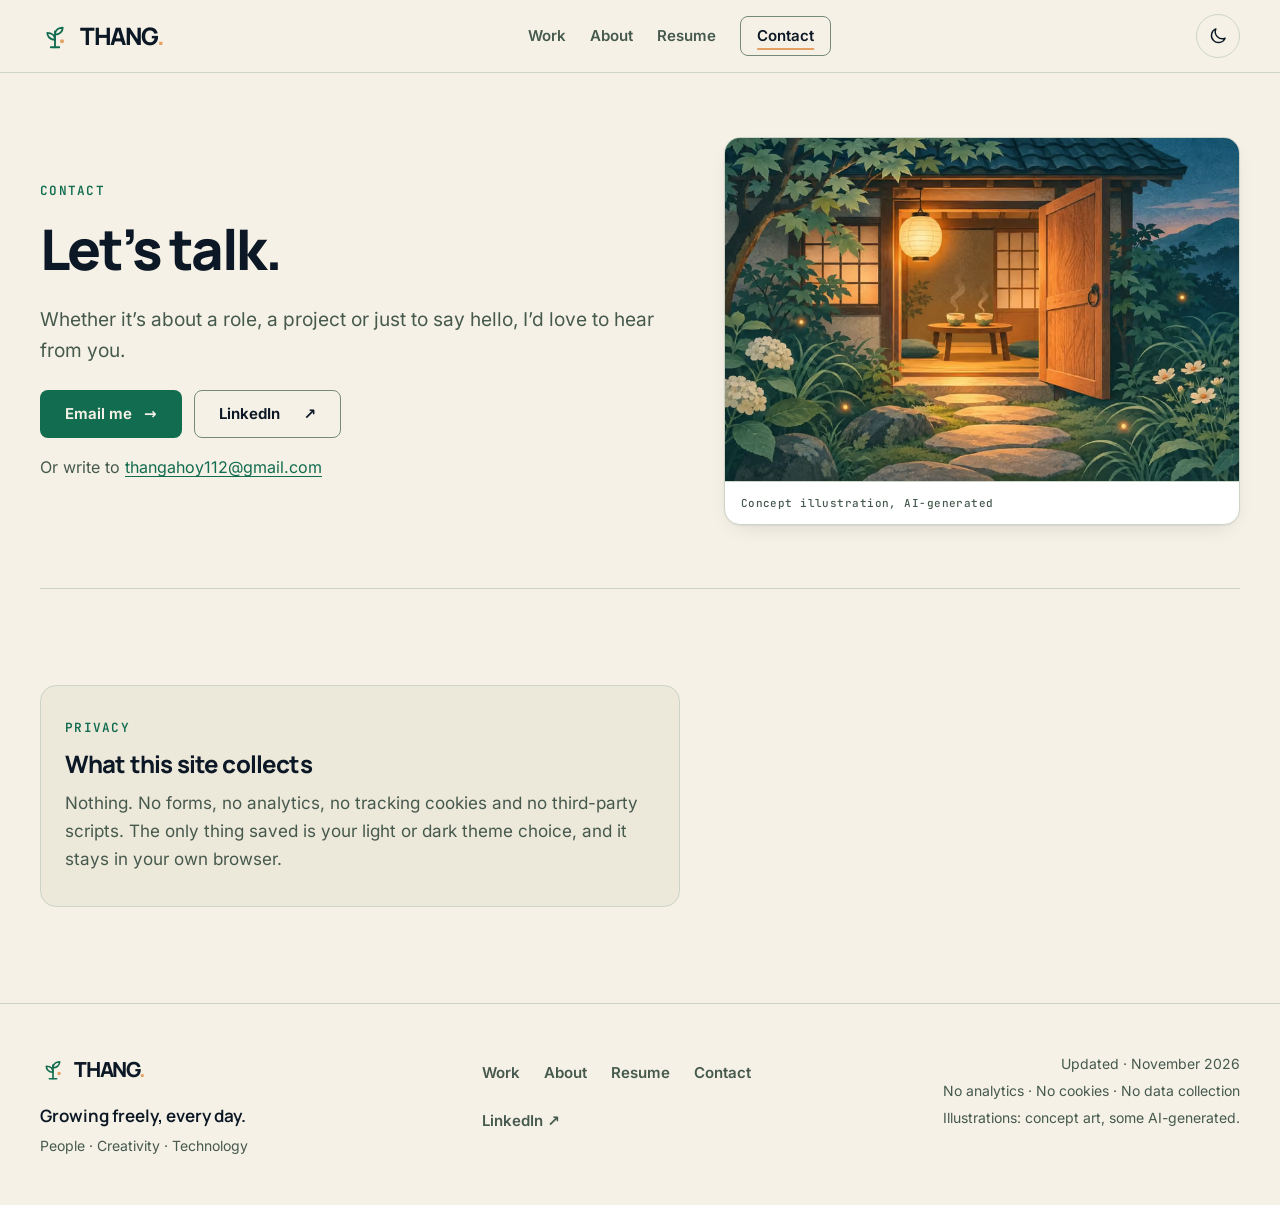
<file: contact/index.html>
<!DOCTYPE html><html lang="en" data-astro-cid-z4jru4n3><head><meta charset="utf-8"><meta name="viewport" content="width=device-width, initial-scale=1"><title>Contact — Thang Nguyen</title><meta name="description" content="Say hello to Thang Nguyen about a role, a project or a good conversation."><link rel="canonical" href="https://thangahoy112.github.io/contact/"><meta property="og:type" content="website"><meta property="og:site_name" content="THANG."><meta property="og:title" content="Contact — Thang Nguyen"><meta property="og:description" content="Say hello to Thang Nguyen about a role, a project or a good conversation."><meta property="og:url" content="https://thangahoy112.github.io/contact/"><meta property="og:image" content="https://thangahoy112.github.io/og-image.png"><meta property="og:image:width" content="1200"><meta property="og:image:height" content="630"><meta property="og:image:alt" content="THANG. Ahoy! I’m Thang. Let’s make it happen. AI-generated concept art of a young tree on a hillside at sunset with its roots reaching down to a seed."><meta name="twitter:card" content="summary_large_image"><meta name="color-scheme" content="light dark"><meta name="theme-color" content="#F5F1E6" media="(prefers-color-scheme: light)"><meta name="theme-color" content="#0C1825" media="(prefers-color-scheme: dark)"><link rel="icon" href="/favicon.svg" type="image/svg+xml"><link rel="preload" href="/_astro/manrope-latin-wght-normal.DHIcAJRg.woff2" as="font" type="font/woff2" crossorigin><link rel="preload" href="/_astro/inter-latin-wght-normal.Dx4kXJAl.woff2" as="font" type="font/woff2" crossorigin><meta name="generator" content="Astro v7.4.13"><!-- Apply saved or OS theme before first paint; adds .js for progressive enhancement. --><script>
      (function () {
        var root = document.documentElement;
        root.classList.add('js');
        try {
          var saved = localStorage.getItem('thang-theme');
          if (saved === 'light' || saved === 'dark') { root.dataset.theme = saved; return; }
        } catch (e) {}
        root.dataset.theme = window.matchMedia('(prefers-color-scheme: dark)').matches ? 'dark' : 'light';
      })();
    </script><link rel="stylesheet" href="/_astro/BaseLayout.DUJMm6ej.css"><style>.page-header[data-astro-cid-b2i3gsw2]{gap:var(--space-8);padding-block:var(--space-12) var(--space-12);display:grid;position:relative}@media (width>=1024px){.page-header[data-astro-cid-b2i3gsw2]{padding-block:var(--space-16)}.page-header[data-astro-cid-b2i3gsw2].has-aside{align-items:center;gap:var(--space-16);grid-template-columns:1.2fr 1fr}}h1[data-astro-cid-b2i3gsw2]{margin-top:var(--space-4);max-width:18ch}.intro[data-astro-cid-b2i3gsw2]{margin-top:var(--space-6);max-width:60ch;font-size:clamp(1rem,.95rem + .3vw,1.1875rem)}.page-header[data-astro-cid-b2i3gsw2]:after{content:"";left:var(--gutter);right:var(--gutter);background:var(--color-border);height:1px;position:absolute;bottom:0}.actions[data-astro-cid-b2i3gsw2]{margin-top:var(--space-6)}
.door[data-astro-cid-6bfsojfh]{border:1px solid var(--color-border);border-radius:var(--radius-lg);background:var(--color-surface);box-shadow:var(--shadow-soft);margin:0;overflow:hidden}.door[data-astro-cid-6bfsojfh] .door-img{aspect-ratio:3/2;object-fit:cover;width:100%;height:auto;display:block}.door[data-astro-cid-6bfsojfh] figcaption[data-astro-cid-6bfsojfh]{padding:var(--space-3) var(--space-4);border-top:1px solid var(--color-border);font-family:var(--font-mono);letter-spacing:.04em;color:var(--color-muted);font-size:.6875rem}.contact-grid[data-astro-cid-6bfsojfh]{gap:var(--space-6);padding-bottom:var(--space-24);display:grid}.contact-grid[data-astro-cid-6bfsojfh] .privacy[data-astro-cid-6bfsojfh]{max-width:640px}.card[data-astro-cid-6bfsojfh]{gap:var(--space-3);padding:var(--space-8) var(--space-6);border:1px solid var(--color-border);border-radius:var(--radius-lg);background:var(--color-surface);justify-items:start;display:grid}.privacy[data-astro-cid-6bfsojfh]{background:var(--color-subtle)}h2[data-astro-cid-6bfsojfh]{font-size:var(--text-h3)}.methods[data-astro-cid-6bfsojfh]{gap:var(--space-3);flex-wrap:wrap;margin:0;display:flex}.addr[data-astro-cid-6bfsojfh]{margin-top:var(--space-4);color:var(--color-muted);overflow-wrap:anywhere;font-size:1rem}
</style></head><body data-astro-cid-z4jru4n3><a class="skip-link" href="#main" data-astro-cid-z4jru4n3>Skip to content</a><header class="site-header" data-astro-cid-nen7h5rs><div class="wrap header-inner" data-astro-cid-nen7h5rs><a class="brand" href="/" aria-label="THANG. — home" data-astro-cid-nen7h5rs><svg class="brand-mark" width="30" height="30" viewBox="0 0 32 32" fill="none" aria-hidden="true" focusable="false"><g stroke="currentColor" stroke-width="2" stroke-linecap="round" stroke-linejoin="round"><path d="M16 28V11"></path><path d="M16 20c-6.5 0-8.2-4.8-8.2-7.4 4.8 0 8.2 2.7 8.2 7.4Z"></path><path d="M16 14.5c0-5.2 4.4-7.3 8.2-7.3 0 4.2-3.5 7.3-8.2 7.3Z"></path><path d="M11.5 28h9"></path></g><circle cx="23.5" cy="21.5" r="2.1" fill="var(--color-copper)"></circle></svg><span class="wordmark" aria-hidden="true" data-astro-cid-nen7h5rs>THANG<span class="dot" data-astro-cid-nen7h5rs>.</span></span></a><nav id="site-nav" class="site-nav" aria-label="Main" data-open="false" data-astro-cid-nen7h5rs><ul role="list" data-astro-cid-nen7h5rs><li data-astro-cid-nen7h5rs><a href="/work/" data-astro-cid-nen7h5rs>Work</a></li><li data-astro-cid-nen7h5rs><a href="/about/" data-astro-cid-nen7h5rs>About</a></li><li data-astro-cid-nen7h5rs><a href="/resume/" data-astro-cid-nen7h5rs>Resume</a></li><li data-astro-cid-nen7h5rs><a href="/contact/" class="nav-cta" aria-current="page" data-astro-cid-nen7h5rs>Contact</a></li></ul></nav><div class="controls" data-astro-cid-nen7h5rs><button class="theme-toggle icon-button" type="button" data-theme-toggle aria-label="Switch theme" hidden data-astro-cid-l6lhmie6><svg class="icon-sun" viewBox="0 0 24 24" width="20" height="20" fill="none" stroke="currentColor" stroke-width="1.7" stroke-linecap="round" aria-hidden="true" focusable="false" data-astro-cid-l6lhmie6><circle cx="12" cy="12" r="4" data-astro-cid-l6lhmie6></circle><path d="M12 2v2.5M12 19.5V22M2 12h2.5M19.5 12H22M4.9 4.9l1.8 1.8M17.3 17.3l1.8 1.8M4.9 19.1l1.8-1.8M17.3 6.7l1.8-1.8" data-astro-cid-l6lhmie6></path></svg><svg class="icon-moon" viewBox="0 0 24 24" width="20" height="20" fill="none" stroke="currentColor" stroke-width="1.7" stroke-linejoin="round" aria-hidden="true" focusable="false" data-astro-cid-l6lhmie6><path d="M20.5 14.6A8.5 8.5 0 0 1 9.4 3.5a8.5 8.5 0 1 0 11.1 11.1Z" data-astro-cid-l6lhmie6></path></svg></button><script type="module">var e=`thang-theme`,t=document.documentElement,n=window.matchMedia(`(prefers-color-scheme: dark)`);function r(){try{let t=localStorage.getItem(e);return t===`light`||t===`dark`?t:null}catch{return null}}function i(){let e=t.dataset.theme;return e===`light`||e===`dark`?e:n.matches?`dark`:`light`}function a(){let e=i();document.querySelectorAll(`[data-theme-toggle]`).forEach(t=>{let n=e===`dark`?`light`:`dark`;t.setAttribute(`aria-label`,`Switch to ${n} theme`),t.dataset.current=e})}function o(n,r){if(t.dataset.theme=n,r)try{localStorage.setItem(e,n)}catch{}a()}document.querySelectorAll(`[data-theme-toggle]`).forEach(e=>{e.hidden=!1,e.addEventListener(`click`,()=>o(i()===`dark`?`light`:`dark`,!0))}),n.addEventListener(`change`,e=>{r()||o(e.matches?`dark`:`light`,!1)}),a();</script><button class="menu-toggle icon-button" type="button" data-menu-toggle aria-controls="site-nav" aria-expanded="false" aria-label="Open navigation menu" hidden data-astro-cid-nen7h5rs><svg viewBox="0 0 24 24" width="20" height="20" fill="none" stroke="currentColor" stroke-width="1.8" stroke-linecap="round" aria-hidden="true" focusable="false" data-astro-cid-nen7h5rs><path class="bar bar-1" d="M4 7h16" data-astro-cid-nen7h5rs></path><path class="bar bar-2" d="M4 12h16" data-astro-cid-nen7h5rs></path><path class="bar bar-3" d="M4 17h16" data-astro-cid-nen7h5rs></path></svg></button></div></div></header><script type="module">var e=document.querySelector(`[data-menu-toggle]`),t=document.getElementById(`site-nav`),n=window.matchMedia(`(min-width: 768px)`);if(e&&t){let r=Array.from(t.querySelectorAll(`a`)),i=()=>e.getAttribute(`aria-expanded`)===`true`,a=(n,{restoreFocus:i=!1}={})=>{e.setAttribute(`aria-expanded`,String(n)),e.setAttribute(`aria-label`,n?`Close navigation menu`:`Open navigation menu`),t.dataset.open=String(n),n?r[0]?.focus():i&&e.focus()};e.hidden=!1,a(!1),e.addEventListener(`click`,()=>a(!i())),r.forEach(e=>e.addEventListener(`click`,()=>{i()&&a(!1)})),document.addEventListener(`keydown`,e=>{e.key===`Escape`&&i()&&a(!1,{restoreFocus:!0})}),document.addEventListener(`click`,n=>{let r=n.target;i()&&!t.contains(r)&&!e.contains(r)&&a(!1)}),t.addEventListener(`focusout`,n=>{let r=n.relatedTarget;i()&&r&&!t.contains(r)&&r!==e&&a(!1)}),n.addEventListener(`change`,e=>{e.matches&&a(!1)})}</script><main id="main" tabindex="-1" data-astro-cid-z4jru4n3><header class="wrap page-header has-aside" data-astro-cid-b2i3gsw2><div class="copy" data-astro-cid-b2i3gsw2><p class="eyebrow rise" data-astro-cid-b2i3gsw2>Contact</p><h1 class="rise rise-2" data-astro-cid-b2i3gsw2>Let’s talk.</h1><p class="intro rise rise-3" data-astro-cid-b2i3gsw2>Whether it’s about a role, a project or just to say hello, I’d love to hear from you.</p><div class="actions rise rise-3" data-astro-cid-b2i3gsw2><ul role="list" class="methods" data-astro-cid-6bfsojfh><li data-astro-cid-6bfsojfh><a class="btn btn-primary" href="mailto:thangahoy112@gmail.com" data-astro-cid-6bfsojfh>Email me <span aria-hidden="true" data-astro-cid-6bfsojfh>→</span></a></li><li data-astro-cid-6bfsojfh><a class="btn btn-secondary" href="https://www.linkedin.com/in/paninu/" target="_blank" rel="noopener noreferrer" data-astro-cid-6bfsojfh>LinkedIn<span class="sr-only" data-astro-cid-6bfsojfh> (opens in a new tab)</span> <span aria-hidden="true" data-astro-cid-6bfsojfh>↗</span></a></li></ul><p class="addr" data-astro-cid-6bfsojfh>Or write to <a class="prose-link" href="mailto:thangahoy112@gmail.com" data-astro-cid-6bfsojfh>thangahoy112@gmail.com</a></p></div></div><div class="aside rise rise-2" data-astro-cid-b2i3gsw2><figure class="door" data-astro-cid-6bfsojfh><picture data-astro-cid-6bfsojfh="true"><source srcset="/_astro/contact-door.6jR7BHh5_233XV3.avif 480w, /_astro/contact-door.6jR7BHh5_uKH4.avif 760w, /_astro/contact-door.6jR7BHh5_Z2gw7Go.avif 1100w" type="image/avif" sizes="(min-width: 1024px) 520px, calc(100vw - 32px)"><source srcset="/_astro/contact-door.6jR7BHh5_2pPoiJ.webp 480w, /_astro/contact-door.6jR7BHh5_nhb4K.webp 760w, /_astro/contact-door.6jR7BHh5_ZQOvMU.webp 1100w" type="image/webp" sizes="(min-width: 1024px) 520px, calc(100vw - 32px)"><img src="/_astro/contact-door.6jR7BHh5_1KlvXD.jpg" srcset="/_astro/contact-door.6jR7BHh5_1NEHl.jpg 480w, /_astro/contact-door.6jR7BHh5_Z20JxvD.jpg 760w, /_astro/contact-door.6jR7BHh5_1cgXXT.jpg 1100w" sizes="(min-width: 1024px) 520px, calc(100vw - 32px)" alt="An open wooden door at dusk, a paper lantern glowing inside over two cups of tea on a low table, with stepping stones, flowers and fireflies in the garden." loading="eager" data-astro-cid-6bfsojfh="true" decoding="async" width="1536" height="1024" class="door-img"></picture><figcaption data-astro-cid-6bfsojfh>Concept illustration, AI-generated</figcaption></figure></div></header><section class="wrap section contact-grid" aria-labelledby="privacy-title" data-astro-cid-6bfsojfh><aside class="card privacy" aria-labelledby="privacy-title" data-astro-cid-6bfsojfh><p class="eyebrow" data-astro-cid-6bfsojfh>Privacy</p><h2 id="privacy-title" data-astro-cid-6bfsojfh>What this site collects</h2><p data-astro-cid-6bfsojfh>Nothing. No forms, no analytics, no tracking cookies and no third-party scripts. The only thing saved is your light or dark theme choice, and it stays in your own browser.</p></aside></section></main><footer class="site-footer" data-astro-cid-jo6i4kqk><div class="wrap footer-inner" data-astro-cid-jo6i4kqk><div class="footer-brand" data-astro-cid-jo6i4kqk><a class="brand" href="/" aria-label="THANG. — home" data-astro-cid-jo6i4kqk><svg class="brand-mark" width="26" height="26" viewBox="0 0 32 32" fill="none" aria-hidden="true" focusable="false"><g stroke="currentColor" stroke-width="2" stroke-linecap="round" stroke-linejoin="round"><path d="M16 28V11"></path><path d="M16 20c-6.5 0-8.2-4.8-8.2-7.4 4.8 0 8.2 2.7 8.2 7.4Z"></path><path d="M16 14.5c0-5.2 4.4-7.3 8.2-7.3 0 4.2-3.5 7.3-8.2 7.3Z"></path><path d="M11.5 28h9"></path></g><circle cx="23.5" cy="21.5" r="2.1" fill="var(--color-copper)"></circle></svg><span aria-hidden="true" data-astro-cid-jo6i4kqk>THANG<span class="dot" data-astro-cid-jo6i4kqk>.</span></span></a><p class="signature" data-astro-cid-jo6i4kqk>Growing freely, every day.</p><p class="pillars" data-astro-cid-jo6i4kqk>People · Creativity · Technology</p></div><nav aria-label="Footer" data-astro-cid-jo6i4kqk><ul role="list" class="footer-links" data-astro-cid-jo6i4kqk><li data-astro-cid-jo6i4kqk><a href="/work/" data-astro-cid-jo6i4kqk>Work</a></li><li data-astro-cid-jo6i4kqk><a href="/about/" data-astro-cid-jo6i4kqk>About</a></li><li data-astro-cid-jo6i4kqk><a href="/resume/" data-astro-cid-jo6i4kqk>Resume</a></li><li data-astro-cid-jo6i4kqk><a href="/contact/" data-astro-cid-jo6i4kqk>Contact</a></li><li data-astro-cid-jo6i4kqk><a href="https://www.linkedin.com/in/paninu/" target="_blank" rel="noopener noreferrer" data-astro-cid-jo6i4kqk>LinkedIn<span class="sr-only" data-astro-cid-jo6i4kqk> (opens in a new tab)</span><span aria-hidden="true" class="ext" data-astro-cid-jo6i4kqk>↗</span></a></li></ul></nav><div class="footer-meta" data-astro-cid-jo6i4kqk><p data-astro-cid-jo6i4kqk>Updated · November 2026</p><p data-astro-cid-jo6i4kqk>No analytics · No cookies · No data collection</p><p data-astro-cid-jo6i4kqk>Illustrations: concept art, some AI-generated.</p></div></div></footer></body></html>
</file>
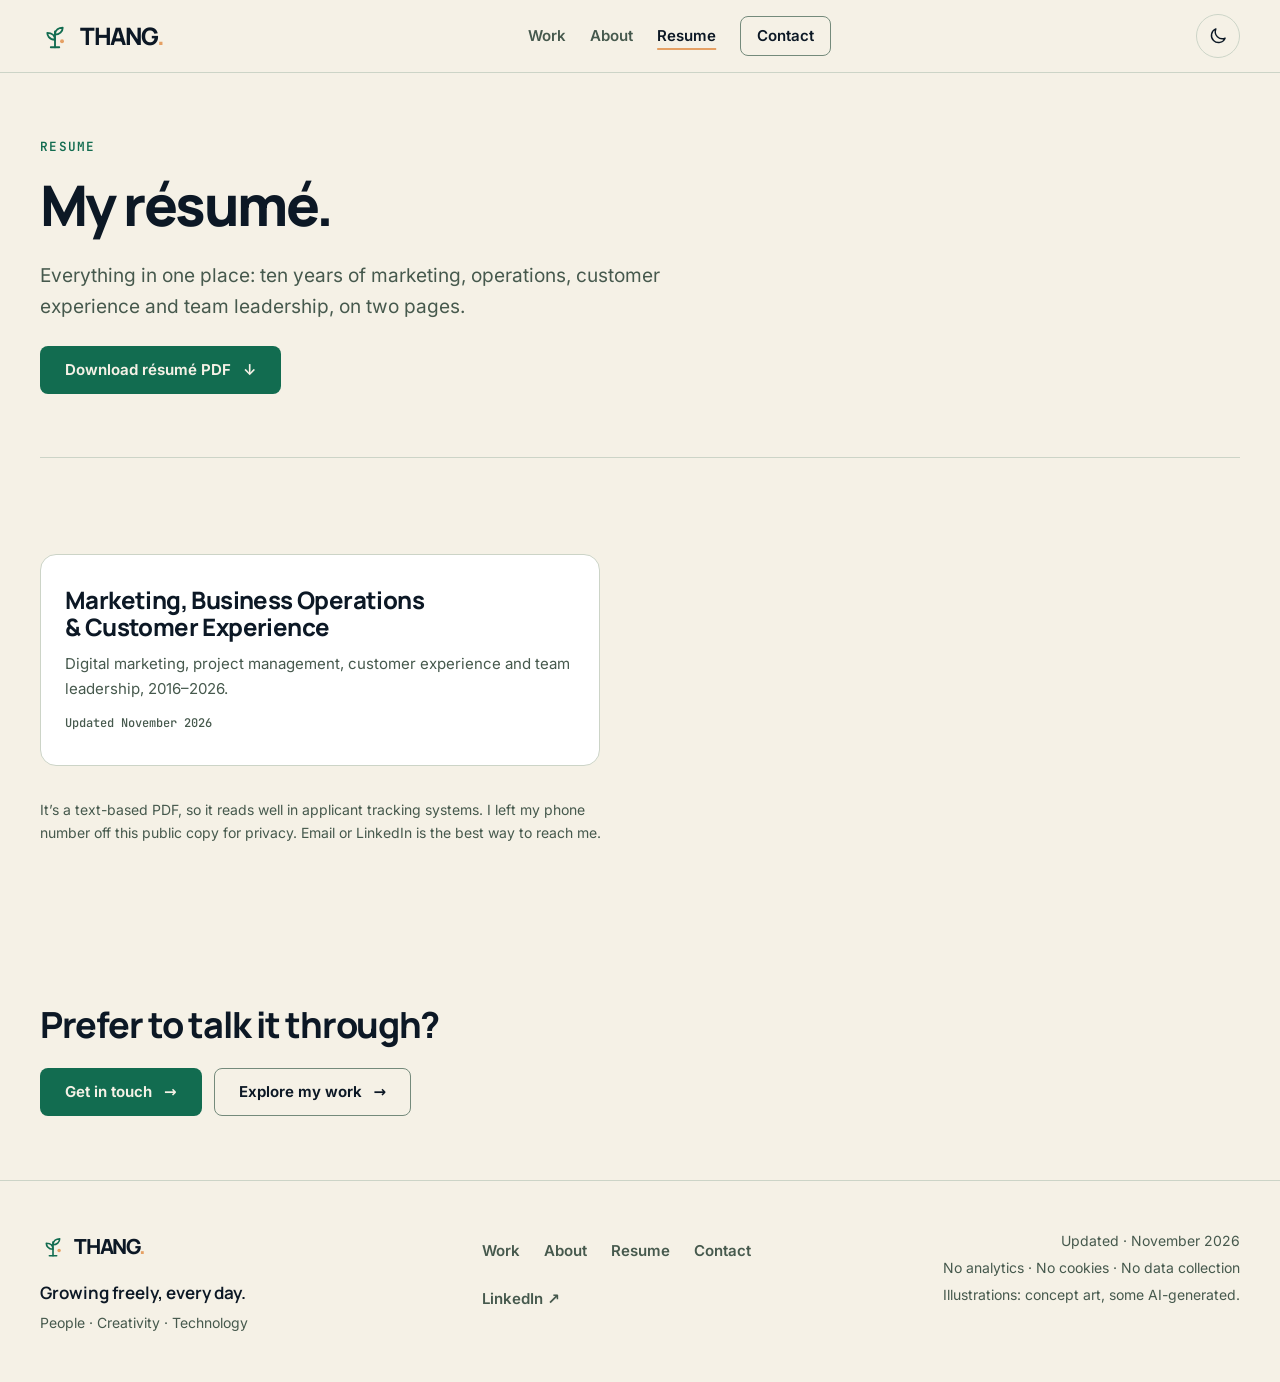
<file: resume/index.html>
<!DOCTYPE html><html lang="en" data-astro-cid-z4jru4n3><head><meta charset="utf-8"><meta name="viewport" content="width=device-width, initial-scale=1"><title>Resume — Thang Nguyen</title><meta name="description" content="Download Thang Nguyen’s résumé: marketing, business operations and customer experience."><link rel="canonical" href="https://thangahoy112.github.io/resume/"><meta property="og:type" content="website"><meta property="og:site_name" content="THANG."><meta property="og:title" content="Resume — Thang Nguyen"><meta property="og:description" content="Download Thang Nguyen’s résumé: marketing, business operations and customer experience."><meta property="og:url" content="https://thangahoy112.github.io/resume/"><meta property="og:image" content="https://thangahoy112.github.io/og-image.png"><meta property="og:image:width" content="1200"><meta property="og:image:height" content="630"><meta property="og:image:alt" content="THANG. Ahoy! I’m Thang. Let’s make it happen. AI-generated concept art of a young tree on a hillside at sunset with its roots reaching down to a seed."><meta name="twitter:card" content="summary_large_image"><meta name="color-scheme" content="light dark"><meta name="theme-color" content="#F5F1E6" media="(prefers-color-scheme: light)"><meta name="theme-color" content="#0C1825" media="(prefers-color-scheme: dark)"><link rel="icon" href="/favicon.svg" type="image/svg+xml"><link rel="preload" href="/_astro/manrope-latin-wght-normal.DHIcAJRg.woff2" as="font" type="font/woff2" crossorigin><link rel="preload" href="/_astro/inter-latin-wght-normal.Dx4kXJAl.woff2" as="font" type="font/woff2" crossorigin><meta name="generator" content="Astro v7.4.13"><!-- Apply saved or OS theme before first paint; adds .js for progressive enhancement. --><script>
      (function () {
        var root = document.documentElement;
        root.classList.add('js');
        try {
          var saved = localStorage.getItem('thang-theme');
          if (saved === 'light' || saved === 'dark') { root.dataset.theme = saved; return; }
        } catch (e) {}
        root.dataset.theme = window.matchMedia('(prefers-color-scheme: dark)').matches ? 'dark' : 'light';
      })();
    </script><link rel="stylesheet" href="/_astro/BaseLayout.DUJMm6ej.css"><style>.page-header[data-astro-cid-b2i3gsw2]{gap:var(--space-8);padding-block:var(--space-12) var(--space-12);display:grid;position:relative}@media (width>=1024px){.page-header[data-astro-cid-b2i3gsw2]{padding-block:var(--space-16)}.page-header[data-astro-cid-b2i3gsw2].has-aside{align-items:center;gap:var(--space-16);grid-template-columns:1.2fr 1fr}}h1[data-astro-cid-b2i3gsw2]{margin-top:var(--space-4);max-width:18ch}.intro[data-astro-cid-b2i3gsw2]{margin-top:var(--space-6);max-width:60ch;font-size:clamp(1rem,.95rem + .3vw,1.1875rem)}.page-header[data-astro-cid-b2i3gsw2]:after{content:"";left:var(--gutter);right:var(--gutter);background:var(--color-border);height:1px;position:absolute;bottom:0}.actions[data-astro-cid-b2i3gsw2]{margin-top:var(--space-6)}
.versions[data-astro-cid-2bk2yhkw]{gap:var(--space-6);margin:0;display:grid}@media (width>=768px){.versions[data-astro-cid-2bk2yhkw]{grid-template-columns:repeat(auto-fit,minmax(280px,1fr));max-width:560px}}.version[data-astro-cid-2bk2yhkw]{gap:var(--space-3);padding:var(--space-8) var(--space-6);border:1px solid var(--color-border);border-radius:var(--radius-lg);background:var(--color-surface);flex-direction:column;align-items:flex-start;display:flex}.version[data-astro-cid-2bk2yhkw]>p[data-astro-cid-2bk2yhkw]:not(.chip):not(.updated){flex:1;font-size:.9375rem}.vnum[data-astro-cid-2bk2yhkw]{font-family:var(--font-mono);color:var(--color-accent);font-size:.75rem}.version[data-astro-cid-2bk2yhkw] .chip[data-astro-cid-2bk2yhkw]{margin-top:var(--space-2)}.updated[data-astro-cid-2bk2yhkw]{font-family:var(--font-mono);font-size:.75rem}.note[data-astro-cid-2bk2yhkw]{margin-top:var(--space-8);max-width:65ch;font-size:var(--text-small)}.cta[data-astro-cid-2bk2yhkw]{gap:var(--space-6);padding-block:var(--space-16);display:grid}.cta-actions[data-astro-cid-2bk2yhkw]{gap:var(--space-3);flex-wrap:wrap;display:flex}
</style></head><body data-astro-cid-z4jru4n3><a class="skip-link" href="#main" data-astro-cid-z4jru4n3>Skip to content</a><header class="site-header" data-astro-cid-nen7h5rs><div class="wrap header-inner" data-astro-cid-nen7h5rs><a class="brand" href="/" aria-label="THANG. — home" data-astro-cid-nen7h5rs><svg class="brand-mark" width="30" height="30" viewBox="0 0 32 32" fill="none" aria-hidden="true" focusable="false"><g stroke="currentColor" stroke-width="2" stroke-linecap="round" stroke-linejoin="round"><path d="M16 28V11"></path><path d="M16 20c-6.5 0-8.2-4.8-8.2-7.4 4.8 0 8.2 2.7 8.2 7.4Z"></path><path d="M16 14.5c0-5.2 4.4-7.3 8.2-7.3 0 4.2-3.5 7.3-8.2 7.3Z"></path><path d="M11.5 28h9"></path></g><circle cx="23.5" cy="21.5" r="2.1" fill="var(--color-copper)"></circle></svg><span class="wordmark" aria-hidden="true" data-astro-cid-nen7h5rs>THANG<span class="dot" data-astro-cid-nen7h5rs>.</span></span></a><nav id="site-nav" class="site-nav" aria-label="Main" data-open="false" data-astro-cid-nen7h5rs><ul role="list" data-astro-cid-nen7h5rs><li data-astro-cid-nen7h5rs><a href="/work/" data-astro-cid-nen7h5rs>Work</a></li><li data-astro-cid-nen7h5rs><a href="/about/" data-astro-cid-nen7h5rs>About</a></li><li data-astro-cid-nen7h5rs><a href="/resume/" aria-current="page" data-astro-cid-nen7h5rs>Resume</a></li><li data-astro-cid-nen7h5rs><a href="/contact/" class="nav-cta" data-astro-cid-nen7h5rs>Contact</a></li></ul></nav><div class="controls" data-astro-cid-nen7h5rs><button class="theme-toggle icon-button" type="button" data-theme-toggle aria-label="Switch theme" hidden data-astro-cid-l6lhmie6><svg class="icon-sun" viewBox="0 0 24 24" width="20" height="20" fill="none" stroke="currentColor" stroke-width="1.7" stroke-linecap="round" aria-hidden="true" focusable="false" data-astro-cid-l6lhmie6><circle cx="12" cy="12" r="4" data-astro-cid-l6lhmie6></circle><path d="M12 2v2.5M12 19.5V22M2 12h2.5M19.5 12H22M4.9 4.9l1.8 1.8M17.3 17.3l1.8 1.8M4.9 19.1l1.8-1.8M17.3 6.7l1.8-1.8" data-astro-cid-l6lhmie6></path></svg><svg class="icon-moon" viewBox="0 0 24 24" width="20" height="20" fill="none" stroke="currentColor" stroke-width="1.7" stroke-linejoin="round" aria-hidden="true" focusable="false" data-astro-cid-l6lhmie6><path d="M20.5 14.6A8.5 8.5 0 0 1 9.4 3.5a8.5 8.5 0 1 0 11.1 11.1Z" data-astro-cid-l6lhmie6></path></svg></button><script type="module">var e=`thang-theme`,t=document.documentElement,n=window.matchMedia(`(prefers-color-scheme: dark)`);function r(){try{let t=localStorage.getItem(e);return t===`light`||t===`dark`?t:null}catch{return null}}function i(){let e=t.dataset.theme;return e===`light`||e===`dark`?e:n.matches?`dark`:`light`}function a(){let e=i();document.querySelectorAll(`[data-theme-toggle]`).forEach(t=>{let n=e===`dark`?`light`:`dark`;t.setAttribute(`aria-label`,`Switch to ${n} theme`),t.dataset.current=e})}function o(n,r){if(t.dataset.theme=n,r)try{localStorage.setItem(e,n)}catch{}a()}document.querySelectorAll(`[data-theme-toggle]`).forEach(e=>{e.hidden=!1,e.addEventListener(`click`,()=>o(i()===`dark`?`light`:`dark`,!0))}),n.addEventListener(`change`,e=>{r()||o(e.matches?`dark`:`light`,!1)}),a();</script><button class="menu-toggle icon-button" type="button" data-menu-toggle aria-controls="site-nav" aria-expanded="false" aria-label="Open navigation menu" hidden data-astro-cid-nen7h5rs><svg viewBox="0 0 24 24" width="20" height="20" fill="none" stroke="currentColor" stroke-width="1.8" stroke-linecap="round" aria-hidden="true" focusable="false" data-astro-cid-nen7h5rs><path class="bar bar-1" d="M4 7h16" data-astro-cid-nen7h5rs></path><path class="bar bar-2" d="M4 12h16" data-astro-cid-nen7h5rs></path><path class="bar bar-3" d="M4 17h16" data-astro-cid-nen7h5rs></path></svg></button></div></div></header><script type="module">var e=document.querySelector(`[data-menu-toggle]`),t=document.getElementById(`site-nav`),n=window.matchMedia(`(min-width: 768px)`);if(e&&t){let r=Array.from(t.querySelectorAll(`a`)),i=()=>e.getAttribute(`aria-expanded`)===`true`,a=(n,{restoreFocus:i=!1}={})=>{e.setAttribute(`aria-expanded`,String(n)),e.setAttribute(`aria-label`,n?`Close navigation menu`:`Open navigation menu`),t.dataset.open=String(n),n?r[0]?.focus():i&&e.focus()};e.hidden=!1,a(!1),e.addEventListener(`click`,()=>a(!i())),r.forEach(e=>e.addEventListener(`click`,()=>{i()&&a(!1)})),document.addEventListener(`keydown`,e=>{e.key===`Escape`&&i()&&a(!1,{restoreFocus:!0})}),document.addEventListener(`click`,n=>{let r=n.target;i()&&!t.contains(r)&&!e.contains(r)&&a(!1)}),t.addEventListener(`focusout`,n=>{let r=n.relatedTarget;i()&&r&&!t.contains(r)&&r!==e&&a(!1)}),n.addEventListener(`change`,e=>{e.matches&&a(!1)})}</script><main id="main" tabindex="-1" data-astro-cid-z4jru4n3><header class="wrap page-header" data-astro-cid-b2i3gsw2><div class="copy" data-astro-cid-b2i3gsw2><p class="eyebrow rise" data-astro-cid-b2i3gsw2>Resume</p><h1 class="rise rise-2" data-astro-cid-b2i3gsw2>My résumé.</h1><p class="intro rise rise-3" data-astro-cid-b2i3gsw2>Everything in one place: ten years of marketing, operations, customer experience and team leadership, on two pages.</p><div class="actions rise rise-3" data-astro-cid-b2i3gsw2><a class="btn btn-primary" href="/resumes/thang-nguyen-resume.pdf" download data-astro-cid-2bk2yhkw>Download résumé PDF <span aria-hidden="true" data-astro-cid-2bk2yhkw>↓</span><span class="sr-only" data-astro-cid-2bk2yhkw>, updated November 2026</span></a></div></div></header><section class="wrap section" aria-labelledby="versions-title" data-astro-cid-2bk2yhkw><h2 id="versions-title" class="sr-only" data-astro-cid-2bk2yhkw>Available versions</h2><ul role="list" class="versions" data-astro-cid-2bk2yhkw><li class="version" data-astro-cid-2bk2yhkw><h3 data-astro-cid-2bk2yhkw>Marketing, Business Operations &amp; Customer Experience</h3><p data-astro-cid-2bk2yhkw>Digital marketing, project management, customer experience and team leadership, 2016–2026.</p><p class="updated" data-astro-cid-2bk2yhkw>Updated November 2026</p></li></ul><p class="note" data-astro-cid-2bk2yhkw>It’s a text-based PDF, so it reads well in applicant tracking systems. I left my phone number off this public copy for privacy. Email or LinkedIn is the best way to reach me.</p></section><section class="wrap cta" aria-labelledby="resume-cta" data-astro-cid-2bk2yhkw><h2 id="resume-cta" data-astro-cid-2bk2yhkw>Prefer to talk it through?</h2><div class="cta-actions" data-astro-cid-2bk2yhkw><a class="btn btn-primary" href="/contact/" data-astro-cid-2bk2yhkw>Get in touch <span aria-hidden="true" data-astro-cid-2bk2yhkw>→</span></a><a class="btn btn-secondary" href="/work/" data-astro-cid-2bk2yhkw>Explore my work <span aria-hidden="true" data-astro-cid-2bk2yhkw>→</span></a></div></section></main><footer class="site-footer" data-astro-cid-jo6i4kqk><div class="wrap footer-inner" data-astro-cid-jo6i4kqk><div class="footer-brand" data-astro-cid-jo6i4kqk><a class="brand" href="/" aria-label="THANG. — home" data-astro-cid-jo6i4kqk><svg class="brand-mark" width="26" height="26" viewBox="0 0 32 32" fill="none" aria-hidden="true" focusable="false"><g stroke="currentColor" stroke-width="2" stroke-linecap="round" stroke-linejoin="round"><path d="M16 28V11"></path><path d="M16 20c-6.5 0-8.2-4.8-8.2-7.4 4.8 0 8.2 2.7 8.2 7.4Z"></path><path d="M16 14.5c0-5.2 4.4-7.3 8.2-7.3 0 4.2-3.5 7.3-8.2 7.3Z"></path><path d="M11.5 28h9"></path></g><circle cx="23.5" cy="21.5" r="2.1" fill="var(--color-copper)"></circle></svg><span aria-hidden="true" data-astro-cid-jo6i4kqk>THANG<span class="dot" data-astro-cid-jo6i4kqk>.</span></span></a><p class="signature" data-astro-cid-jo6i4kqk>Growing freely, every day.</p><p class="pillars" data-astro-cid-jo6i4kqk>People · Creativity · Technology</p></div><nav aria-label="Footer" data-astro-cid-jo6i4kqk><ul role="list" class="footer-links" data-astro-cid-jo6i4kqk><li data-astro-cid-jo6i4kqk><a href="/work/" data-astro-cid-jo6i4kqk>Work</a></li><li data-astro-cid-jo6i4kqk><a href="/about/" data-astro-cid-jo6i4kqk>About</a></li><li data-astro-cid-jo6i4kqk><a href="/resume/" data-astro-cid-jo6i4kqk>Resume</a></li><li data-astro-cid-jo6i4kqk><a href="/contact/" data-astro-cid-jo6i4kqk>Contact</a></li><li data-astro-cid-jo6i4kqk><a href="https://www.linkedin.com/in/paninu/" target="_blank" rel="noopener noreferrer" data-astro-cid-jo6i4kqk>LinkedIn<span class="sr-only" data-astro-cid-jo6i4kqk> (opens in a new tab)</span><span aria-hidden="true" class="ext" data-astro-cid-jo6i4kqk>↗</span></a></li></ul></nav><div class="footer-meta" data-astro-cid-jo6i4kqk><p data-astro-cid-jo6i4kqk>Updated · November 2026</p><p data-astro-cid-jo6i4kqk>No analytics · No cookies · No data collection</p><p data-astro-cid-jo6i4kqk>Illustrations: concept art, some AI-generated.</p></div></div></footer></body></html>
</file>
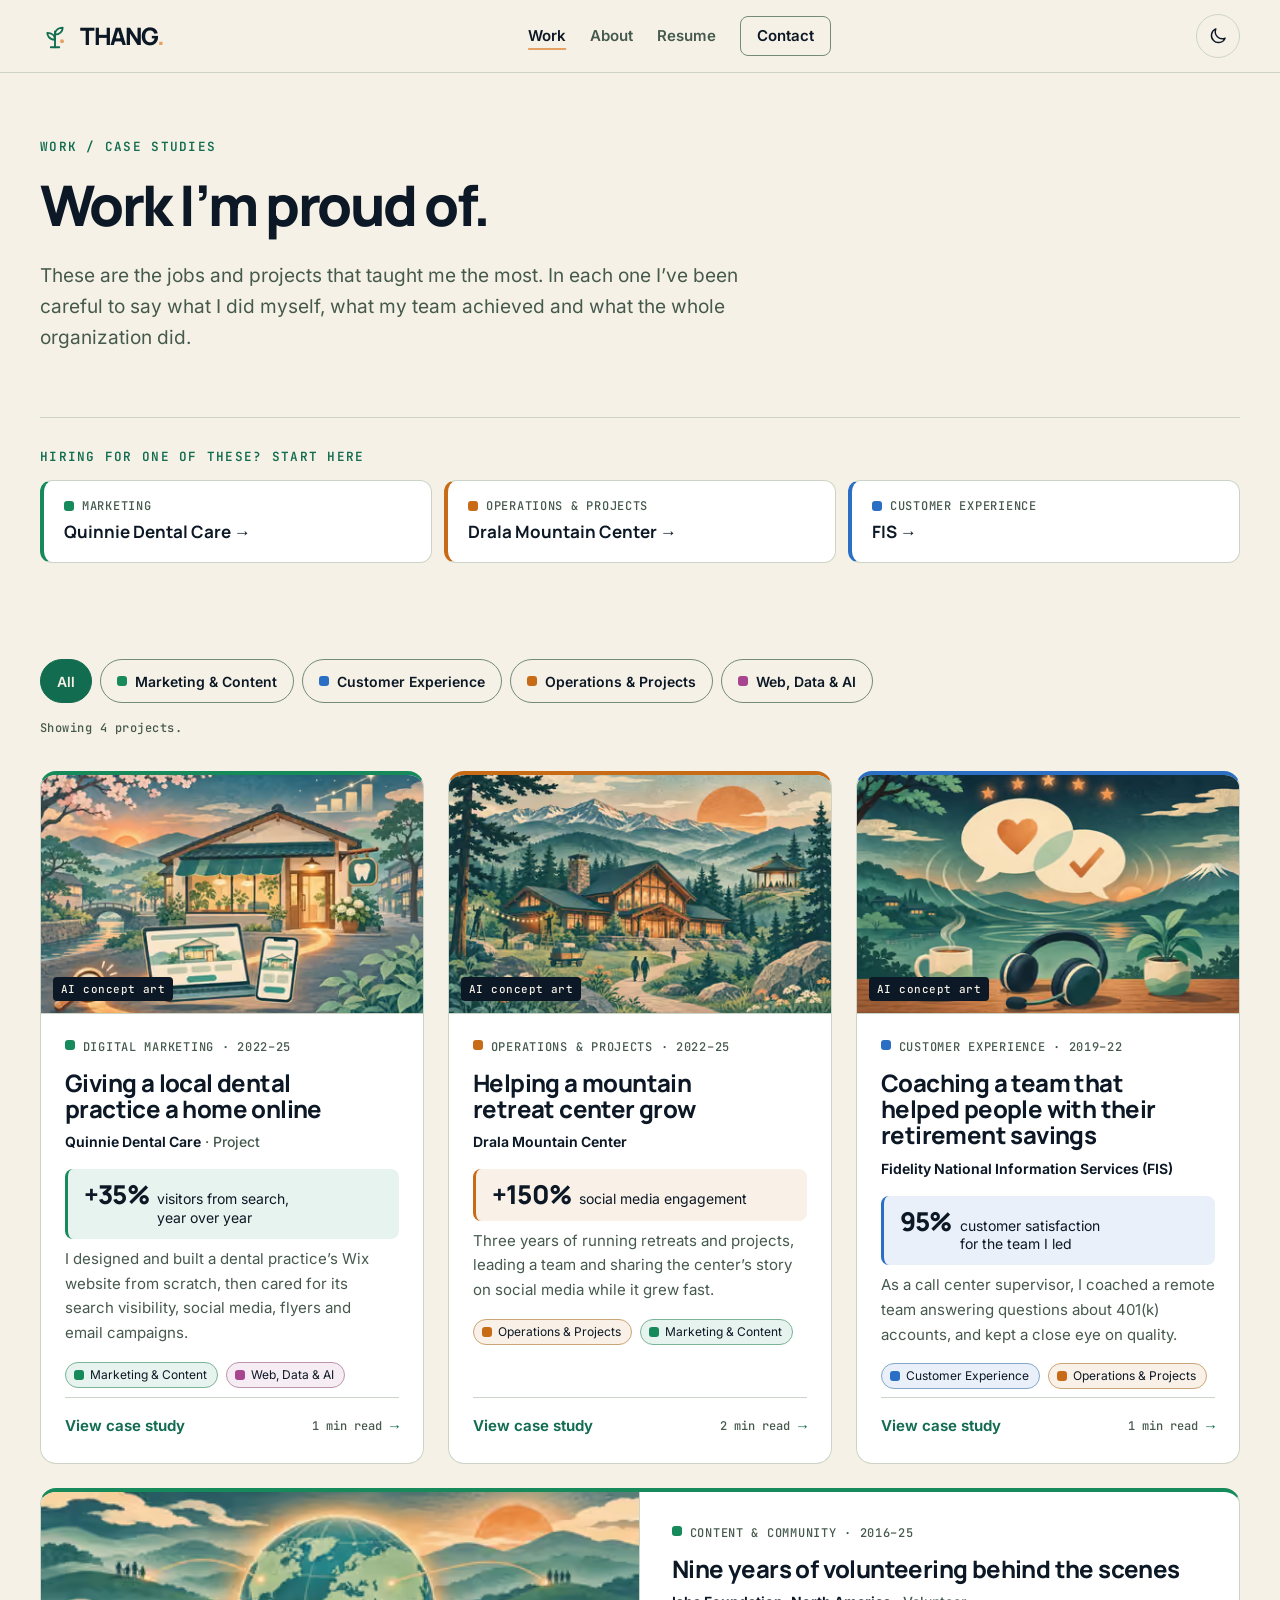
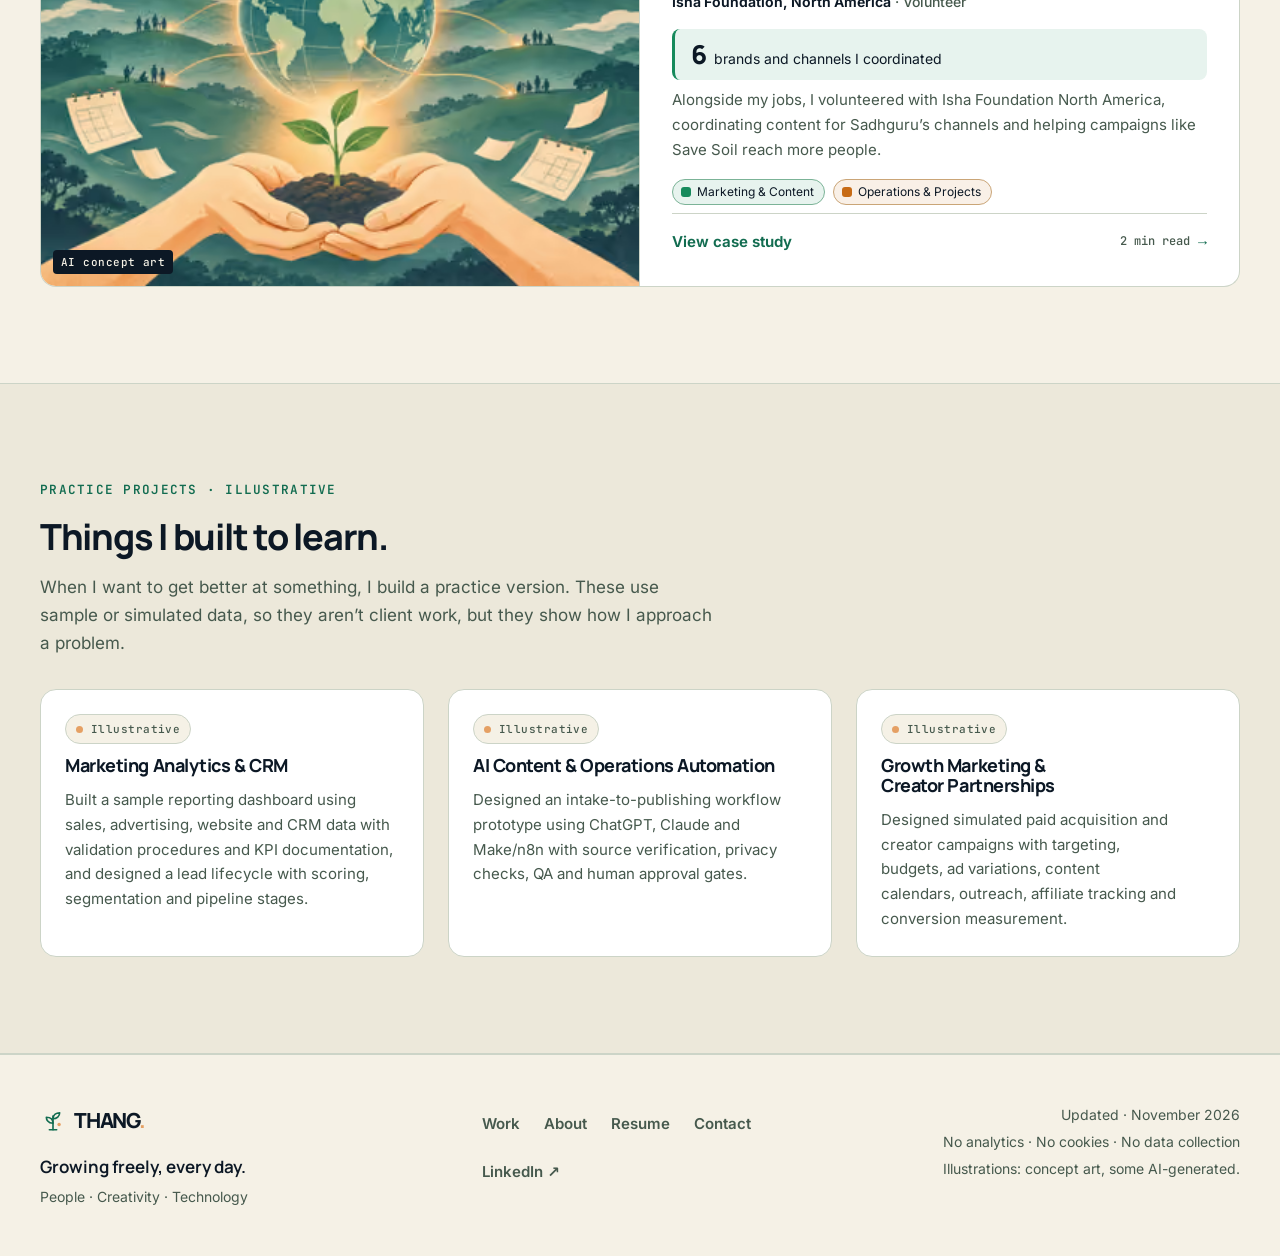
<file: work/index.html>
<!DOCTYPE html><html lang="en" data-astro-cid-z4jru4n3><head><meta charset="utf-8"><meta name="viewport" content="width=device-width, initial-scale=1"><title>Work — Thang Nguyen</title><meta name="description" content="Jobs and projects Thang Nguyen is proud of, across marketing, operations and customer experience, with clear notes on what he did himself."><link rel="canonical" href="https://thangahoy112.github.io/work/"><meta property="og:type" content="website"><meta property="og:site_name" content="THANG."><meta property="og:title" content="Work — Thang Nguyen"><meta property="og:description" content="Jobs and projects Thang Nguyen is proud of, across marketing, operations and customer experience, with clear notes on what he did himself."><meta property="og:url" content="https://thangahoy112.github.io/work/"><meta property="og:image" content="https://thangahoy112.github.io/og-image.png"><meta property="og:image:width" content="1200"><meta property="og:image:height" content="630"><meta property="og:image:alt" content="THANG. Ahoy! I’m Thang. Let’s make it happen. AI-generated concept art of a young tree on a hillside at sunset with its roots reaching down to a seed."><meta name="twitter:card" content="summary_large_image"><meta name="color-scheme" content="light dark"><meta name="theme-color" content="#F5F1E6" media="(prefers-color-scheme: light)"><meta name="theme-color" content="#0C1825" media="(prefers-color-scheme: dark)"><link rel="icon" href="/favicon.svg" type="image/svg+xml"><link rel="preload" href="/_astro/manrope-latin-wght-normal.DHIcAJRg.woff2" as="font" type="font/woff2" crossorigin><link rel="preload" href="/_astro/inter-latin-wght-normal.Dx4kXJAl.woff2" as="font" type="font/woff2" crossorigin><meta name="generator" content="Astro v7.4.13"><!-- Apply saved or OS theme before first paint; adds .js for progressive enhancement. --><script>
      (function () {
        var root = document.documentElement;
        root.classList.add('js');
        try {
          var saved = localStorage.getItem('thang-theme');
          if (saved === 'light' || saved === 'dark') { root.dataset.theme = saved; return; }
        } catch (e) {}
        root.dataset.theme = window.matchMedia('(prefers-color-scheme: dark)').matches ? 'dark' : 'light';
      })();
    </script><link rel="stylesheet" href="/_astro/BaseLayout.DUJMm6ej.css"><style>.page-header[data-astro-cid-b2i3gsw2]{gap:var(--space-8);padding-block:var(--space-12) var(--space-12);display:grid;position:relative}@media (width>=1024px){.page-header[data-astro-cid-b2i3gsw2]{padding-block:var(--space-16)}.page-header[data-astro-cid-b2i3gsw2].has-aside{align-items:center;gap:var(--space-16);grid-template-columns:1.2fr 1fr}}h1[data-astro-cid-b2i3gsw2]{margin-top:var(--space-4);max-width:18ch}.intro[data-astro-cid-b2i3gsw2]{margin-top:var(--space-6);max-width:60ch;font-size:clamp(1rem,.95rem + .3vw,1.1875rem)}.page-header[data-astro-cid-b2i3gsw2]:after{content:"";left:var(--gutter);right:var(--gutter);background:var(--color-border);height:1px;position:absolute;bottom:0}.actions[data-astro-cid-b2i3gsw2]{margin-top:var(--space-6)}
.quick[data-astro-cid-nntkhrjw]{padding-top:var(--space-8)}.quick[data-astro-cid-nntkhrjw] h2[data-astro-cid-nntkhrjw].eyebrow{font-size:var(--text-label);letter-spacing:.1em;font-family:var(--font-mono);font-weight:600}.quick-links[data-astro-cid-nntkhrjw]{gap:var(--space-3);margin:var(--space-4) 0 0;display:grid}@media (width>=768px){.quick-links[data-astro-cid-nntkhrjw]{grid-template-columns:repeat(3,1fr)}}.quick-links[data-astro-cid-nntkhrjw] a[data-astro-cid-nntkhrjw]{padding:var(--space-4) var(--space-5,20px);border:1px solid var(--color-border);border-left:4px solid var(--area);border-radius:var(--radius-md);background:var(--color-surface);color:var(--color-text);transition:border-color var(--duration-base) var(--ease), transform var(--duration-base) var(--ease);gap:2px;display:grid}.quick-links[data-astro-cid-nntkhrjw] a[data-astro-cid-nntkhrjw]:hover{border-color:var(--color-border-strong);border-left-color:var(--area);color:var(--color-text);transform:translateY(-2px)}.q-role[data-astro-cid-nntkhrjw]{align-items:center;gap:var(--space-2);font-family:var(--font-mono);letter-spacing:.06em;text-transform:uppercase;color:var(--color-muted);font-size:.75rem;display:inline-flex}.q-story[data-astro-cid-nntkhrjw]{font-family:var(--font-display);font-size:1.0625rem;font-weight:700}@media (prefers-reduced-motion:reduce){.quick-links[data-astro-cid-nntkhrjw] a[data-astro-cid-nntkhrjw]:hover{transform:none}}.practice-title[data-astro-cid-nntkhrjw]{margin-top:var(--space-4)}.practice-intro[data-astro-cid-nntkhrjw]{margin-top:var(--space-4);max-width:62ch}.practice[data-astro-cid-nntkhrjw]{gap:var(--space-6);margin:var(--space-8) 0 0;display:grid}@media (width>=768px){.practice[data-astro-cid-nntkhrjw]{grid-template-columns:repeat(3,1fr)}}.practice[data-astro-cid-nntkhrjw] li[data-astro-cid-nntkhrjw]{align-content:start;gap:var(--space-3);padding:var(--space-6);border:1px solid var(--color-border);border-radius:var(--radius-lg);background:var(--color-surface);display:grid}.practice[data-astro-cid-nntkhrjw] .chip[data-astro-cid-nntkhrjw]{justify-self:start}.practice[data-astro-cid-nntkhrjw] h3[data-astro-cid-nntkhrjw]{font-size:1.125rem}.practice[data-astro-cid-nntkhrjw] li[data-astro-cid-nntkhrjw]>p[data-astro-cid-nntkhrjw]:last-child{font-size:.9375rem}.filter[data-astro-cid-nntkhrjw]{gap:var(--space-4);margin-bottom:var(--space-8);display:grid}.filter-buttons[data-astro-cid-nntkhrjw]{gap:var(--space-2);flex-wrap:wrap;display:flex}.filter[data-astro-cid-nntkhrjw] button[data-astro-cid-nntkhrjw]{min-height:44px;padding:0 var(--space-4);border:1px solid var(--color-border-strong);color:var(--color-text);transition:background-color var(--duration-fast) var(--ease), color var(--duration-fast) var(--ease), border-color var(--duration-fast) var(--ease);background:0 0;border-radius:999px;align-items:center;gap:8px;font-size:.875rem;font-weight:600;display:inline-flex}.filter[data-astro-cid-nntkhrjw] button[data-astro-cid-nntkhrjw]:hover{border-color:var(--color-accent);color:var(--color-accent)}.filter[data-astro-cid-nntkhrjw] button[data-astro-cid-nntkhrjw][aria-pressed=true]{background:var(--color-action);border-color:var(--color-action);color:var(--color-on-action)}.filter[data-astro-cid-nntkhrjw] button[data-astro-cid-nntkhrjw][data-area][aria-pressed=true]{background:color-mix(in srgb, var(--area) 18%, var(--color-surface));border-color:var(--area);box-shadow:inset 0 0 0 1px var(--area);color:var(--color-text)}.filter-status[data-astro-cid-nntkhrjw]{font-family:var(--font-mono);letter-spacing:.04em;font-size:.75rem}.empty[data-astro-cid-nntkhrjw]{gap:var(--space-2);padding:var(--space-12) var(--space-6);border:1px dashed var(--color-border-strong);border-radius:var(--radius-lg);text-align:center;justify-items:center;display:grid}
</style><link rel="stylesheet" href="/_astro/ProjectCard.DABRlBQv.css"></head><body data-astro-cid-z4jru4n3><a class="skip-link" href="#main" data-astro-cid-z4jru4n3>Skip to content</a><header class="site-header" data-astro-cid-nen7h5rs><div class="wrap header-inner" data-astro-cid-nen7h5rs><a class="brand" href="/" aria-label="THANG. — home" data-astro-cid-nen7h5rs><svg class="brand-mark" width="30" height="30" viewBox="0 0 32 32" fill="none" aria-hidden="true" focusable="false"><g stroke="currentColor" stroke-width="2" stroke-linecap="round" stroke-linejoin="round"><path d="M16 28V11"></path><path d="M16 20c-6.5 0-8.2-4.8-8.2-7.4 4.8 0 8.2 2.7 8.2 7.4Z"></path><path d="M16 14.5c0-5.2 4.4-7.3 8.2-7.3 0 4.2-3.5 7.3-8.2 7.3Z"></path><path d="M11.5 28h9"></path></g><circle cx="23.5" cy="21.5" r="2.1" fill="var(--color-copper)"></circle></svg><span class="wordmark" aria-hidden="true" data-astro-cid-nen7h5rs>THANG<span class="dot" data-astro-cid-nen7h5rs>.</span></span></a><nav id="site-nav" class="site-nav" aria-label="Main" data-open="false" data-astro-cid-nen7h5rs><ul role="list" data-astro-cid-nen7h5rs><li data-astro-cid-nen7h5rs><a href="/work/" aria-current="page" data-astro-cid-nen7h5rs>Work</a></li><li data-astro-cid-nen7h5rs><a href="/about/" data-astro-cid-nen7h5rs>About</a></li><li data-astro-cid-nen7h5rs><a href="/resume/" data-astro-cid-nen7h5rs>Resume</a></li><li data-astro-cid-nen7h5rs><a href="/contact/" class="nav-cta" data-astro-cid-nen7h5rs>Contact</a></li></ul></nav><div class="controls" data-astro-cid-nen7h5rs><button class="theme-toggle icon-button" type="button" data-theme-toggle aria-label="Switch theme" hidden data-astro-cid-l6lhmie6><svg class="icon-sun" viewBox="0 0 24 24" width="20" height="20" fill="none" stroke="currentColor" stroke-width="1.7" stroke-linecap="round" aria-hidden="true" focusable="false" data-astro-cid-l6lhmie6><circle cx="12" cy="12" r="4" data-astro-cid-l6lhmie6></circle><path d="M12 2v2.5M12 19.5V22M2 12h2.5M19.5 12H22M4.9 4.9l1.8 1.8M17.3 17.3l1.8 1.8M4.9 19.1l1.8-1.8M17.3 6.7l1.8-1.8" data-astro-cid-l6lhmie6></path></svg><svg class="icon-moon" viewBox="0 0 24 24" width="20" height="20" fill="none" stroke="currentColor" stroke-width="1.7" stroke-linejoin="round" aria-hidden="true" focusable="false" data-astro-cid-l6lhmie6><path d="M20.5 14.6A8.5 8.5 0 0 1 9.4 3.5a8.5 8.5 0 1 0 11.1 11.1Z" data-astro-cid-l6lhmie6></path></svg></button><script type="module">var e=`thang-theme`,t=document.documentElement,n=window.matchMedia(`(prefers-color-scheme: dark)`);function r(){try{let t=localStorage.getItem(e);return t===`light`||t===`dark`?t:null}catch{return null}}function i(){let e=t.dataset.theme;return e===`light`||e===`dark`?e:n.matches?`dark`:`light`}function a(){let e=i();document.querySelectorAll(`[data-theme-toggle]`).forEach(t=>{let n=e===`dark`?`light`:`dark`;t.setAttribute(`aria-label`,`Switch to ${n} theme`),t.dataset.current=e})}function o(n,r){if(t.dataset.theme=n,r)try{localStorage.setItem(e,n)}catch{}a()}document.querySelectorAll(`[data-theme-toggle]`).forEach(e=>{e.hidden=!1,e.addEventListener(`click`,()=>o(i()===`dark`?`light`:`dark`,!0))}),n.addEventListener(`change`,e=>{r()||o(e.matches?`dark`:`light`,!1)}),a();</script><button class="menu-toggle icon-button" type="button" data-menu-toggle aria-controls="site-nav" aria-expanded="false" aria-label="Open navigation menu" hidden data-astro-cid-nen7h5rs><svg viewBox="0 0 24 24" width="20" height="20" fill="none" stroke="currentColor" stroke-width="1.8" stroke-linecap="round" aria-hidden="true" focusable="false" data-astro-cid-nen7h5rs><path class="bar bar-1" d="M4 7h16" data-astro-cid-nen7h5rs></path><path class="bar bar-2" d="M4 12h16" data-astro-cid-nen7h5rs></path><path class="bar bar-3" d="M4 17h16" data-astro-cid-nen7h5rs></path></svg></button></div></div></header><script type="module">var e=document.querySelector(`[data-menu-toggle]`),t=document.getElementById(`site-nav`),n=window.matchMedia(`(min-width: 768px)`);if(e&&t){let r=Array.from(t.querySelectorAll(`a`)),i=()=>e.getAttribute(`aria-expanded`)===`true`,a=(n,{restoreFocus:i=!1}={})=>{e.setAttribute(`aria-expanded`,String(n)),e.setAttribute(`aria-label`,n?`Close navigation menu`:`Open navigation menu`),t.dataset.open=String(n),n?r[0]?.focus():i&&e.focus()};e.hidden=!1,a(!1),e.addEventListener(`click`,()=>a(!i())),r.forEach(e=>e.addEventListener(`click`,()=>{i()&&a(!1)})),document.addEventListener(`keydown`,e=>{e.key===`Escape`&&i()&&a(!1,{restoreFocus:!0})}),document.addEventListener(`click`,n=>{let r=n.target;i()&&!t.contains(r)&&!e.contains(r)&&a(!1)}),t.addEventListener(`focusout`,n=>{let r=n.relatedTarget;i()&&r&&!t.contains(r)&&r!==e&&a(!1)}),n.addEventListener(`change`,e=>{e.matches&&a(!1)})}</script><main id="main" tabindex="-1" data-astro-cid-z4jru4n3><header class="wrap page-header" data-astro-cid-b2i3gsw2><div class="copy" data-astro-cid-b2i3gsw2><p class="eyebrow rise" data-astro-cid-b2i3gsw2>Work / Case studies</p><h1 class="rise rise-2" data-astro-cid-b2i3gsw2>Work I’m proud of.</h1><p class="intro rise rise-3" data-astro-cid-b2i3gsw2>These are the jobs and projects that taught me the most. In each one I’ve been careful to say what I did myself, what my team achieved and what the whole organization did.</p></div></header><nav class="wrap quick" aria-labelledby="quick-title" data-astro-cid-nntkhrjw><h2 id="quick-title" class="eyebrow" data-astro-cid-nntkhrjw>Hiring for one of these? Start here</h2><ul role="list" class="quick-links" data-astro-cid-nntkhrjw><li data-area="marketing" data-astro-cid-nntkhrjw><a href="/work/quinnie/" data-astro-cid-nntkhrjw><span class="q-role" data-astro-cid-nntkhrjw><span class="swatch" aria-hidden="true" data-astro-cid-nntkhrjw></span>Marketing</span><span class="q-story" data-astro-cid-nntkhrjw>Quinnie Dental Care <span aria-hidden="true" data-astro-cid-nntkhrjw>→</span></span></a></li><li data-area="operations" data-astro-cid-nntkhrjw><a href="/work/drala/" data-astro-cid-nntkhrjw><span class="q-role" data-astro-cid-nntkhrjw><span class="swatch" aria-hidden="true" data-astro-cid-nntkhrjw></span>Operations &amp; projects</span><span class="q-story" data-astro-cid-nntkhrjw>Drala Mountain Center <span aria-hidden="true" data-astro-cid-nntkhrjw>→</span></span></a></li><li data-area="customer" data-astro-cid-nntkhrjw><a href="/work/fis/" data-astro-cid-nntkhrjw><span class="q-role" data-astro-cid-nntkhrjw><span class="swatch" aria-hidden="true" data-astro-cid-nntkhrjw></span>Customer experience</span><span class="q-story" data-astro-cid-nntkhrjw>FIS <span aria-hidden="true" data-astro-cid-nntkhrjw>→</span></span></a></li></ul></nav><section class="wrap section" aria-labelledby="work-list-title" data-astro-cid-nntkhrjw><h2 id="work-list-title" class="sr-only" data-astro-cid-nntkhrjw>Projects</h2><div class="filter" data-work-filter hidden data-astro-cid-nntkhrjw><div class="filter-buttons" role="group" aria-label="Filter projects by category" data-astro-cid-nntkhrjw><button type="button" data-filter="all" data-label="All" aria-pressed="true" data-astro-cid-nntkhrjw>All</button><button type="button" data-filter="marketing-content" data-label="Marketing &amp; Content" data-area="marketing" aria-pressed="false" data-astro-cid-nntkhrjw><span class="swatch" aria-hidden="true" data-astro-cid-nntkhrjw></span>Marketing &amp; Content</button><button type="button" data-filter="customer-experience" data-label="Customer Experience" data-area="customer" aria-pressed="false" data-astro-cid-nntkhrjw><span class="swatch" aria-hidden="true" data-astro-cid-nntkhrjw></span>Customer Experience</button><button type="button" data-filter="operations-projects" data-label="Operations &amp; Projects" data-area="operations" aria-pressed="false" data-astro-cid-nntkhrjw><span class="swatch" aria-hidden="true" data-astro-cid-nntkhrjw></span>Operations &amp; Projects</button><button type="button" data-filter="creative-technology" data-label="Web, Data &amp; AI" data-area="technology" aria-pressed="false" data-astro-cid-nntkhrjw><span class="swatch" aria-hidden="true" data-astro-cid-nntkhrjw></span>Web, Data &amp; AI</button></div><p class="filter-status" data-filter-status aria-live="polite" data-astro-cid-nntkhrjw></p></div><ul role="list" class="project-grid" data-work-grid data-astro-cid-nntkhrjw><li data-categories="marketing-content creative-technology" data-astro-cid-nntkhrjw><article class="project" data-area="marketing" aria-labelledby="project-quinnie" data-astro-cid-y2vllrex><div class="project-inner" data-astro-cid-y2vllrex><div class="project-media" data-astro-cid-y2vllrex><picture data-astro-cid-y2vllrex="true"><source srcset="/_astro/quinnie.CaGdGbXI_2rMJOy.avif 400w, /_astro/quinnie.CaGdGbXI_1Teqqo.avif 640w, /_astro/quinnie.CaGdGbXI_69N2O.avif 900w, /_astro/quinnie.CaGdGbXI_ZaRHRD.avif 1200w" type="image/avif" sizes="(min-width: 1024px) 400px, (min-width: 640px) 50vw, 100vw"><source srcset="/_astro/quinnie.CaGdGbXI_20mKUK.webp 400w, /_astro/quinnie.CaGdGbXI_1rNrwA.webp 640w, /_astro/quinnie.CaGdGbXI_ZlgaPY.webp 900w, /_astro/quinnie.CaGdGbXI_18vgIg.webp 1200w" type="image/webp" sizes="(min-width: 1024px) 400px, (min-width: 640px) 50vw, 100vw"><img src="/_astro/quinnie.CaGdGbXI_DwmGr.jpg" srcset="/_astro/quinnie.CaGdGbXI_ZxiwYK.jpg 400w, /_astro/quinnie.CaGdGbXI_Z15QQnU.jpg 640w, /_astro/quinnie.CaGdGbXI_2bfE2r.jpg 900w, /_astro/quinnie.CaGdGbXI_Z1GuaHt.jpg 1200w" sizes="(min-width: 1024px) 400px, (min-width: 640px) 50vw, 100vw" alt data-astro-cid-y2vllrex="true" loading="lazy" decoding="async" width="1536" height="1024" class="card-img"></picture><span class="art-note" data-astro-cid-y2vllrex>AI concept art</span></div><div class="project-body" data-astro-cid-y2vllrex><p class="tag" data-astro-cid-y2vllrex><span class="swatch" aria-hidden="true" data-astro-cid-y2vllrex></span> Digital marketing <span aria-hidden="true" data-astro-cid-y2vllrex>·</span> <span class="sr-only" data-astro-cid-y2vllrex>2022–2025</span><span aria-hidden="true" data-astro-cid-y2vllrex>2022–25</span></p><h3 id="project-quinnie" data-astro-cid-y2vllrex><a class="card-link" href="/work/quinnie/" data-astro-cid-y2vllrex>Giving a local dental practice a home online</a></h3><p class="org" data-astro-cid-y2vllrex>Quinnie Dental Care<span class="engagement" data-astro-cid-y2vllrex> · Project</span></p><p class="metric" data-astro-cid-y2vllrex><span class="metric-value" data-astro-cid-y2vllrex>+35%</span> <span class="metric-label" data-astro-cid-y2vllrex>visitors from search, year over year</span></p><p class="summary" data-astro-cid-y2vllrex>I designed and built a dental practice’s Wix website from scratch, then cared for its search visibility, social media, flyers and email campaigns.</p><ul role="list" class="cats" aria-label="Categories" data-astro-cid-y2vllrex><li data-area="marketing" data-astro-cid-y2vllrex><span class="swatch" aria-hidden="true" data-astro-cid-y2vllrex></span>Marketing &amp; Content</li><li data-area="technology" data-astro-cid-y2vllrex><span class="swatch" aria-hidden="true" data-astro-cid-y2vllrex></span>Web, Data &amp; AI</li></ul><p class="cta" aria-hidden="true" data-astro-cid-y2vllrex>View case study <span class="cta-meta" data-astro-cid-y2vllrex>1 min read <span class="arrow" data-astro-cid-y2vllrex>→</span></span></p></div></div></article></li><li data-categories="operations-projects marketing-content" data-astro-cid-nntkhrjw><article class="project" data-area="operations" aria-labelledby="project-drala" data-astro-cid-y2vllrex><div class="project-inner" data-astro-cid-y2vllrex><div class="project-media" data-astro-cid-y2vllrex><picture data-astro-cid-y2vllrex="true"><source srcset="/_astro/drala.CoI-lbJq_IW0yd.avif 400w, /_astro/drala.CoI-lbJq_Z1BBsMc.avif 640w, /_astro/drala.CoI-lbJq_Z2usqFm.avif 900w, /_astro/drala.CoI-lbJq_2wLR9Y.avif 1200w" type="image/avif" sizes="(min-width: 1024px) 400px, (min-width: 640px) 50vw, 100vw"><source srcset="/_astro/drala.CoI-lbJq_1WtEWp.webp 400w, /_astro/drala.CoI-lbJq_Zo4No0.webp 640w, /_astro/drala.CoI-lbJq_Z1gULha.webp 900w, /_astro/drala.CoI-lbJq_ZgcK5o.webp 1200w" type="image/webp" sizes="(min-width: 1024px) 400px, (min-width: 640px) 50vw, 100vw"><img src="/_astro/drala.CoI-lbJq_Z1fJtXA.jpg" srcset="/_astro/drala.CoI-lbJq_Z13Ex67.jpg 400w, /_astro/drala.CoI-lbJq_1EX7mp.jpg 640w, /_astro/drala.CoI-lbJq_M79tf.jpg 900w, /_astro/drala.CoI-lbJq_Z2jiM8P.jpg 1200w" sizes="(min-width: 1024px) 400px, (min-width: 640px) 50vw, 100vw" alt data-astro-cid-y2vllrex="true" loading="lazy" decoding="async" width="1536" height="1024" class="card-img"></picture><span class="art-note" data-astro-cid-y2vllrex>AI concept art</span></div><div class="project-body" data-astro-cid-y2vllrex><p class="tag" data-astro-cid-y2vllrex><span class="swatch" aria-hidden="true" data-astro-cid-y2vllrex></span> Operations &amp; projects <span aria-hidden="true" data-astro-cid-y2vllrex>·</span> <span class="sr-only" data-astro-cid-y2vllrex>2022–2025</span><span aria-hidden="true" data-astro-cid-y2vllrex>2022–25</span></p><h3 id="project-drala" data-astro-cid-y2vllrex><a class="card-link" href="/work/drala/" data-astro-cid-y2vllrex>Helping a mountain retreat center grow</a></h3><p class="org" data-astro-cid-y2vllrex>Drala Mountain Center</p><p class="metric" data-astro-cid-y2vllrex><span class="metric-value" data-astro-cid-y2vllrex>+150%</span> <span class="metric-label" data-astro-cid-y2vllrex>social media engagement</span></p><p class="summary" data-astro-cid-y2vllrex>Three years of running retreats and projects, leading a team and sharing the center’s story on social media while it grew fast.</p><ul role="list" class="cats" aria-label="Categories" data-astro-cid-y2vllrex><li data-area="operations" data-astro-cid-y2vllrex><span class="swatch" aria-hidden="true" data-astro-cid-y2vllrex></span>Operations &amp; Projects</li><li data-area="marketing" data-astro-cid-y2vllrex><span class="swatch" aria-hidden="true" data-astro-cid-y2vllrex></span>Marketing &amp; Content</li></ul><p class="cta" aria-hidden="true" data-astro-cid-y2vllrex>View case study <span class="cta-meta" data-astro-cid-y2vllrex>2 min read <span class="arrow" data-astro-cid-y2vllrex>→</span></span></p></div></div></article></li><li data-categories="customer-experience operations-projects" data-astro-cid-nntkhrjw><article class="project" data-area="customer" aria-labelledby="project-fis" data-astro-cid-y2vllrex><div class="project-inner" data-astro-cid-y2vllrex><div class="project-media" data-astro-cid-y2vllrex><picture data-astro-cid-y2vllrex="true"><source srcset="/_astro/fis.B2OQXkv0_E2JGm.avif 400w, /_astro/fis.B2OQXkv0_Z2fwaou.avif 640w, /_astro/fis.B2OQXkv0_ZmuEHc.avif 900w, /_astro/fis.B2OQXkv0_Z2ueaWt.avif 1200w" type="image/avif" sizes="(min-width: 1024px) 400px, (min-width: 640px) 50vw, 100vw"><source srcset="/_astro/fis.B2OQXkv0_Dt66F.webp 400w, /_astro/fis.B2OQXkv0_Z2g5NYb.webp 640w, /_astro/fis.B2OQXkv0_Zn4jhS.webp 900w, /_astro/fis.B2OQXkv0_2ilPI7.webp 1200w" type="image/webp" sizes="(min-width: 1024px) 400px, (min-width: 640px) 50vw, 100vw"><img src="/_astro/fis.B2OQXkv0_1peXoa.jpg" srcset="/_astro/fis.B2OQXkv0_Dhp4z.jpg 400w, /_astro/fis.B2OQXkv0_Z2ghv1h.jpg 640w, /_astro/fis.B2OQXkv0_Zng0jY.jpg 900w, /_astro/fis.B2OQXkv0_2cptE4.jpg 1200w" sizes="(min-width: 1024px) 400px, (min-width: 640px) 50vw, 100vw" alt data-astro-cid-y2vllrex="true" loading="lazy" decoding="async" width="1536" height="1024" class="card-img"></picture><span class="art-note" data-astro-cid-y2vllrex>AI concept art</span></div><div class="project-body" data-astro-cid-y2vllrex><p class="tag" data-astro-cid-y2vllrex><span class="swatch" aria-hidden="true" data-astro-cid-y2vllrex></span> Customer experience <span aria-hidden="true" data-astro-cid-y2vllrex>·</span> <span class="sr-only" data-astro-cid-y2vllrex>2019–2022</span><span aria-hidden="true" data-astro-cid-y2vllrex>2019–22</span></p><h3 id="project-fis" data-astro-cid-y2vllrex><a class="card-link" href="/work/fis/" data-astro-cid-y2vllrex>Coaching a team that helped people with their retirement savings</a></h3><p class="org" data-astro-cid-y2vllrex>Fidelity National Information Services (FIS)</p><p class="metric" data-astro-cid-y2vllrex><span class="metric-value" data-astro-cid-y2vllrex>95%</span> <span class="metric-label" data-astro-cid-y2vllrex>customer satisfaction for the team I led</span></p><p class="summary" data-astro-cid-y2vllrex>As a call center supervisor, I coached a remote team answering questions about 401(k) accounts, and kept a close eye on quality.</p><ul role="list" class="cats" aria-label="Categories" data-astro-cid-y2vllrex><li data-area="customer" data-astro-cid-y2vllrex><span class="swatch" aria-hidden="true" data-astro-cid-y2vllrex></span>Customer Experience</li><li data-area="operations" data-astro-cid-y2vllrex><span class="swatch" aria-hidden="true" data-astro-cid-y2vllrex></span>Operations &amp; Projects</li></ul><p class="cta" aria-hidden="true" data-astro-cid-y2vllrex>View case study <span class="cta-meta" data-astro-cid-y2vllrex>1 min read <span class="arrow" data-astro-cid-y2vllrex>→</span></span></p></div></div></article></li><li data-categories="marketing-content operations-projects" data-astro-cid-nntkhrjw><article class="project" data-area="marketing" aria-labelledby="project-isha" data-astro-cid-y2vllrex><div class="project-inner" data-astro-cid-y2vllrex><div class="project-media" data-astro-cid-y2vllrex><picture data-astro-cid-y2vllrex="true"><source srcset="/_astro/isha.DR4jnkk__Z2lgCDu.avif 400w, /_astro/isha.DR4jnkk__Z23TnzA.avif 640w, /_astro/isha.DR4jnkk__1tsFDU.avif 900w, /_astro/isha.DR4jnkk__2sLSY9.avif 1200w" type="image/avif" sizes="(min-width: 1024px) 400px, (min-width: 640px) 50vw, 100vw"><source srcset="/_astro/isha.DR4jnkk__2rjo26.webp 400w, /_astro/isha.DR4jnkk__Z2lvuHV.webp 640w, /_astro/isha.DR4jnkk__1bQyvz.webp 900w, /_astro/isha.DR4jnkk__Z1nRzqA.webp 1200w" type="image/webp" sizes="(min-width: 1024px) 400px, (min-width: 640px) 50vw, 100vw"><img src="/_astro/isha.DR4jnkk__pAFYS.jpg" srcset="/_astro/isha.DR4jnkk__2ln1X3.jpg 400w, /_astro/isha.DR4jnkk__Z2rrQLY.jpg 640w, /_astro/isha.DR4jnkk__15Ucrw.jpg 900w, /_astro/isha.DR4jnkk__FaljO.jpg 1200w" sizes="(min-width: 1024px) 400px, (min-width: 640px) 50vw, 100vw" alt data-astro-cid-y2vllrex="true" loading="lazy" decoding="async" width="1536" height="1024" class="card-img"></picture><span class="art-note" data-astro-cid-y2vllrex>AI concept art</span></div><div class="project-body" data-astro-cid-y2vllrex><p class="tag" data-astro-cid-y2vllrex><span class="swatch" aria-hidden="true" data-astro-cid-y2vllrex></span> Content &amp; community <span aria-hidden="true" data-astro-cid-y2vllrex>·</span> <span class="sr-only" data-astro-cid-y2vllrex>2016–2025</span><span aria-hidden="true" data-astro-cid-y2vllrex>2016–25</span></p><h3 id="project-isha" data-astro-cid-y2vllrex><a class="card-link" href="/work/isha/" data-astro-cid-y2vllrex>Nine years of volunteering behind the scenes</a></h3><p class="org" data-astro-cid-y2vllrex>Isha Foundation, North America<span class="engagement" data-astro-cid-y2vllrex> · Volunteer</span></p><p class="metric" data-astro-cid-y2vllrex><span class="metric-value" data-astro-cid-y2vllrex>6</span> <span class="metric-label" data-astro-cid-y2vllrex>brands and channels I coordinated</span></p><p class="summary" data-astro-cid-y2vllrex>Alongside my jobs, I volunteered with Isha Foundation North America, coordinating content for Sadhguru’s channels and helping campaigns like Save Soil reach more people.</p><ul role="list" class="cats" aria-label="Categories" data-astro-cid-y2vllrex><li data-area="marketing" data-astro-cid-y2vllrex><span class="swatch" aria-hidden="true" data-astro-cid-y2vllrex></span>Marketing &amp; Content</li><li data-area="operations" data-astro-cid-y2vllrex><span class="swatch" aria-hidden="true" data-astro-cid-y2vllrex></span>Operations &amp; Projects</li></ul><p class="cta" aria-hidden="true" data-astro-cid-y2vllrex>View case study <span class="cta-meta" data-astro-cid-y2vllrex>2 min read <span class="arrow" data-astro-cid-y2vllrex>→</span></span></p></div></div></article></li></ul><div class="empty" data-filter-empty hidden data-astro-cid-nntkhrjw><p class="eyebrow" data-astro-cid-nntkhrjw>Nothing here yet</p><p data-astro-cid-nntkhrjw>Nothing in this area yet. I’m working on it.</p></div></section><section class="band" aria-labelledby="practice-title" data-astro-cid-nntkhrjw><div class="wrap section" data-astro-cid-nntkhrjw><p class="eyebrow" data-astro-cid-nntkhrjw>Practice projects · Illustrative</p><h2 id="practice-title" class="practice-title" data-astro-cid-nntkhrjw>Things I built to learn.</h2><p class="practice-intro" data-astro-cid-nntkhrjw>When I want to get better at something, I build a practice version. These use sample or simulated data, so they aren’t client work, but they show how I approach a problem.</p><ul role="list" class="practice" data-astro-cid-nntkhrjw><li data-astro-cid-nntkhrjw><p class="chip" data-astro-cid-nntkhrjw>Illustrative</p><h3 data-astro-cid-nntkhrjw>Marketing Analytics &amp; CRM</h3><p data-astro-cid-nntkhrjw>Built a sample reporting dashboard using sales, advertising, website and CRM data with validation procedures and KPI documentation, and designed a lead lifecycle with scoring, segmentation and pipeline stages.</p></li><li data-astro-cid-nntkhrjw><p class="chip" data-astro-cid-nntkhrjw>Illustrative</p><h3 data-astro-cid-nntkhrjw>AI Content &amp; Operations Automation</h3><p data-astro-cid-nntkhrjw>Designed an intake-to-publishing workflow prototype using ChatGPT, Claude and Make/n8n with source verification, privacy checks, QA and human approval gates.</p></li><li data-astro-cid-nntkhrjw><p class="chip" data-astro-cid-nntkhrjw>Illustrative</p><h3 data-astro-cid-nntkhrjw>Growth Marketing &amp; Creator Partnerships</h3><p data-astro-cid-nntkhrjw>Designed simulated paid acquisition and creator campaigns with targeting, budgets, ad variations, content calendars, outreach, affiliate tracking and conversion measurement.</p></li></ul></div></section></main><footer class="site-footer" data-astro-cid-jo6i4kqk><div class="wrap footer-inner" data-astro-cid-jo6i4kqk><div class="footer-brand" data-astro-cid-jo6i4kqk><a class="brand" href="/" aria-label="THANG. — home" data-astro-cid-jo6i4kqk><svg class="brand-mark" width="26" height="26" viewBox="0 0 32 32" fill="none" aria-hidden="true" focusable="false"><g stroke="currentColor" stroke-width="2" stroke-linecap="round" stroke-linejoin="round"><path d="M16 28V11"></path><path d="M16 20c-6.5 0-8.2-4.8-8.2-7.4 4.8 0 8.2 2.7 8.2 7.4Z"></path><path d="M16 14.5c0-5.2 4.4-7.3 8.2-7.3 0 4.2-3.5 7.3-8.2 7.3Z"></path><path d="M11.5 28h9"></path></g><circle cx="23.5" cy="21.5" r="2.1" fill="var(--color-copper)"></circle></svg><span aria-hidden="true" data-astro-cid-jo6i4kqk>THANG<span class="dot" data-astro-cid-jo6i4kqk>.</span></span></a><p class="signature" data-astro-cid-jo6i4kqk>Growing freely, every day.</p><p class="pillars" data-astro-cid-jo6i4kqk>People · Creativity · Technology</p></div><nav aria-label="Footer" data-astro-cid-jo6i4kqk><ul role="list" class="footer-links" data-astro-cid-jo6i4kqk><li data-astro-cid-jo6i4kqk><a href="/work/" data-astro-cid-jo6i4kqk>Work</a></li><li data-astro-cid-jo6i4kqk><a href="/about/" data-astro-cid-jo6i4kqk>About</a></li><li data-astro-cid-jo6i4kqk><a href="/resume/" data-astro-cid-jo6i4kqk>Resume</a></li><li data-astro-cid-jo6i4kqk><a href="/contact/" data-astro-cid-jo6i4kqk>Contact</a></li><li data-astro-cid-jo6i4kqk><a href="https://www.linkedin.com/in/paninu/" target="_blank" rel="noopener noreferrer" data-astro-cid-jo6i4kqk>LinkedIn<span class="sr-only" data-astro-cid-jo6i4kqk> (opens in a new tab)</span><span aria-hidden="true" class="ext" data-astro-cid-jo6i4kqk>↗</span></a></li></ul></nav><div class="footer-meta" data-astro-cid-jo6i4kqk><p data-astro-cid-jo6i4kqk>Updated · November 2026</p><p data-astro-cid-jo6i4kqk>No analytics · No cookies · No data collection</p><p data-astro-cid-jo6i4kqk>Illustrations: concept art, some AI-generated.</p></div></div></footer></body></html><script type="module">var e=document.querySelector(`[data-work-filter]`);if(e){let t=Array.from(e.querySelectorAll(`button[data-filter]`)),n=Array.from(document.querySelectorAll(`[data-categories]`)),r=document.querySelector(`[data-filter-status]`),i=document.querySelector(`[data-filter-empty]`),a=document.querySelector(`[data-work-grid]`),o=e=>{let o=0;n.forEach(t=>{let n=e===`all`||(t.dataset.categories??``).split(` `).includes(e);t.hidden=!n,n&&(o+=1)}),t.forEach(t=>t.setAttribute(`aria-pressed`,String(t.dataset.filter===e)));let s=t.find(t=>t.dataset.filter===e)?.dataset.label??`All`;r&&(r.textContent=`Showing ${o} ${o===1?`project`:`projects`}${e===`all`?``:` in ${s}`}.`),i&&(i.hidden=o!==0),a&&(a.hidden=o===0)};t.forEach(e=>e.addEventListener(`click`,()=>o(e.dataset.filter??`all`))),e.hidden=!1,o(`all`)}</script>
</file>
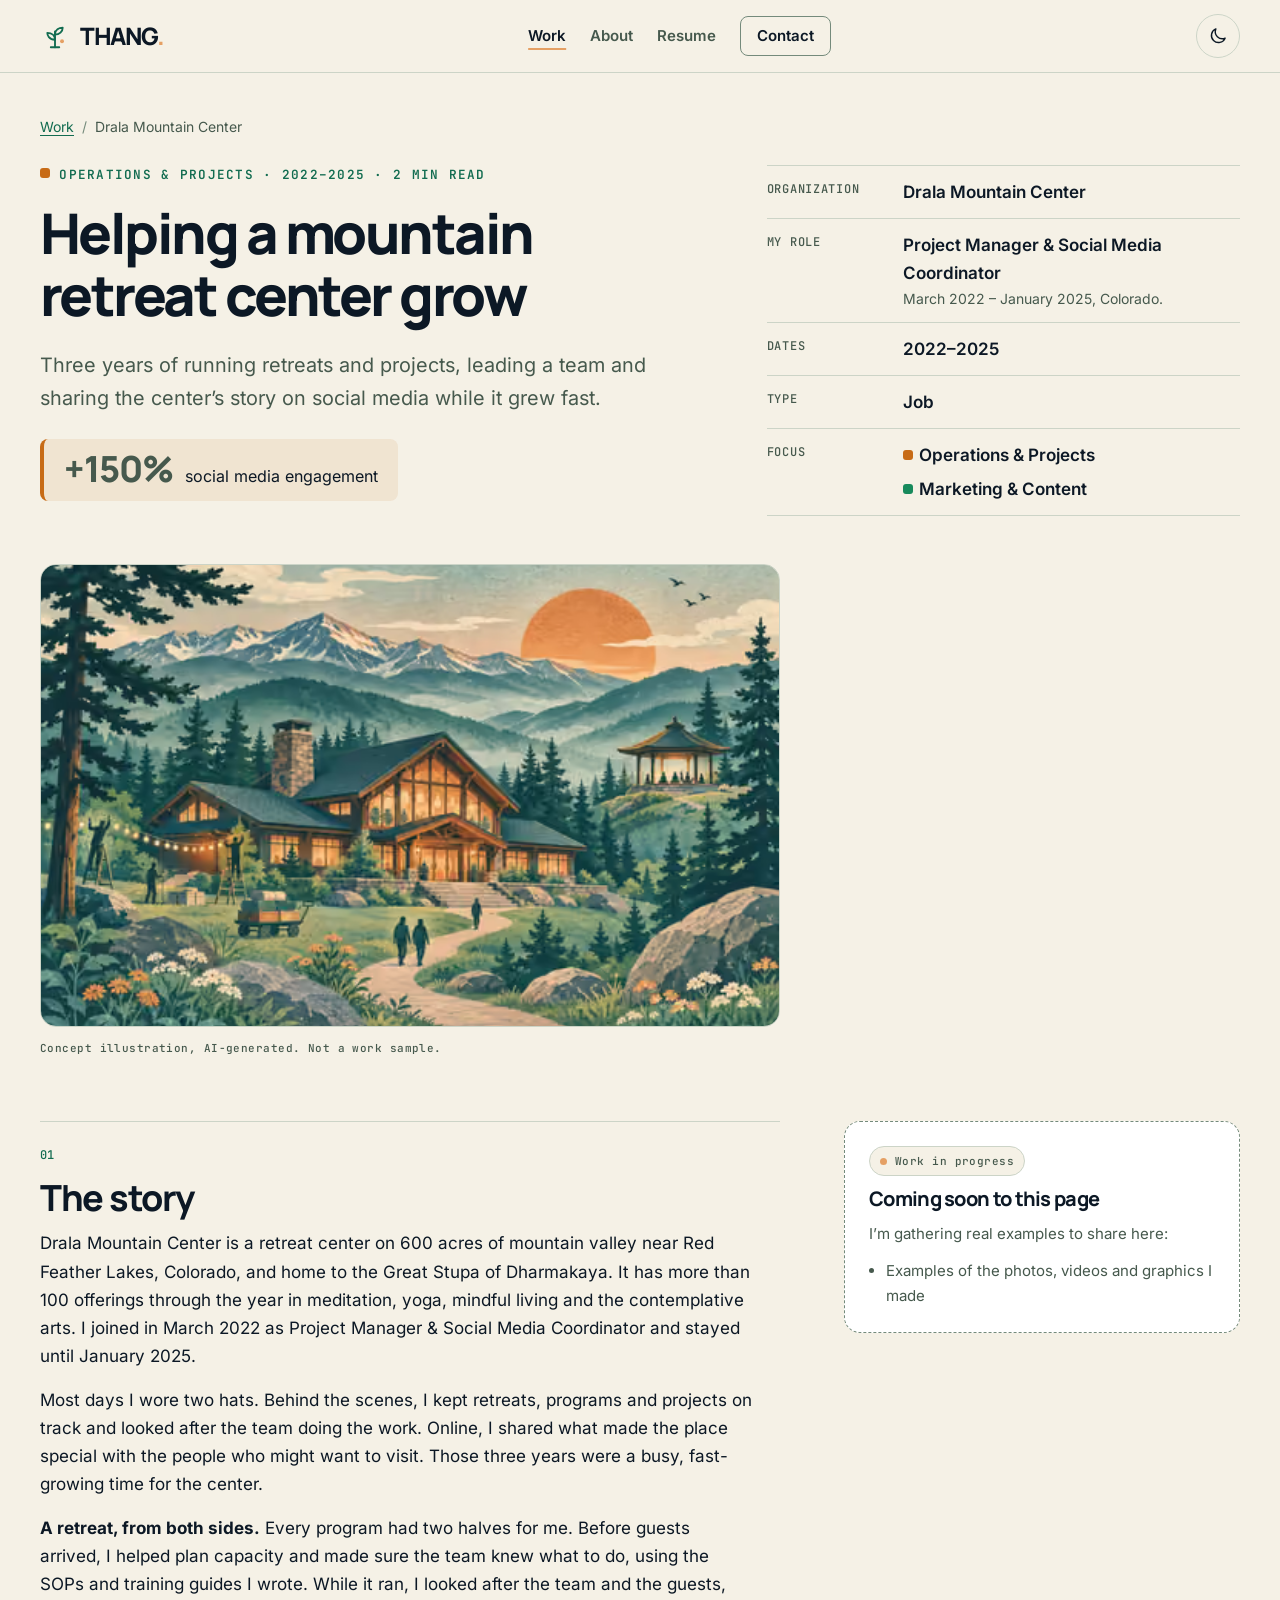
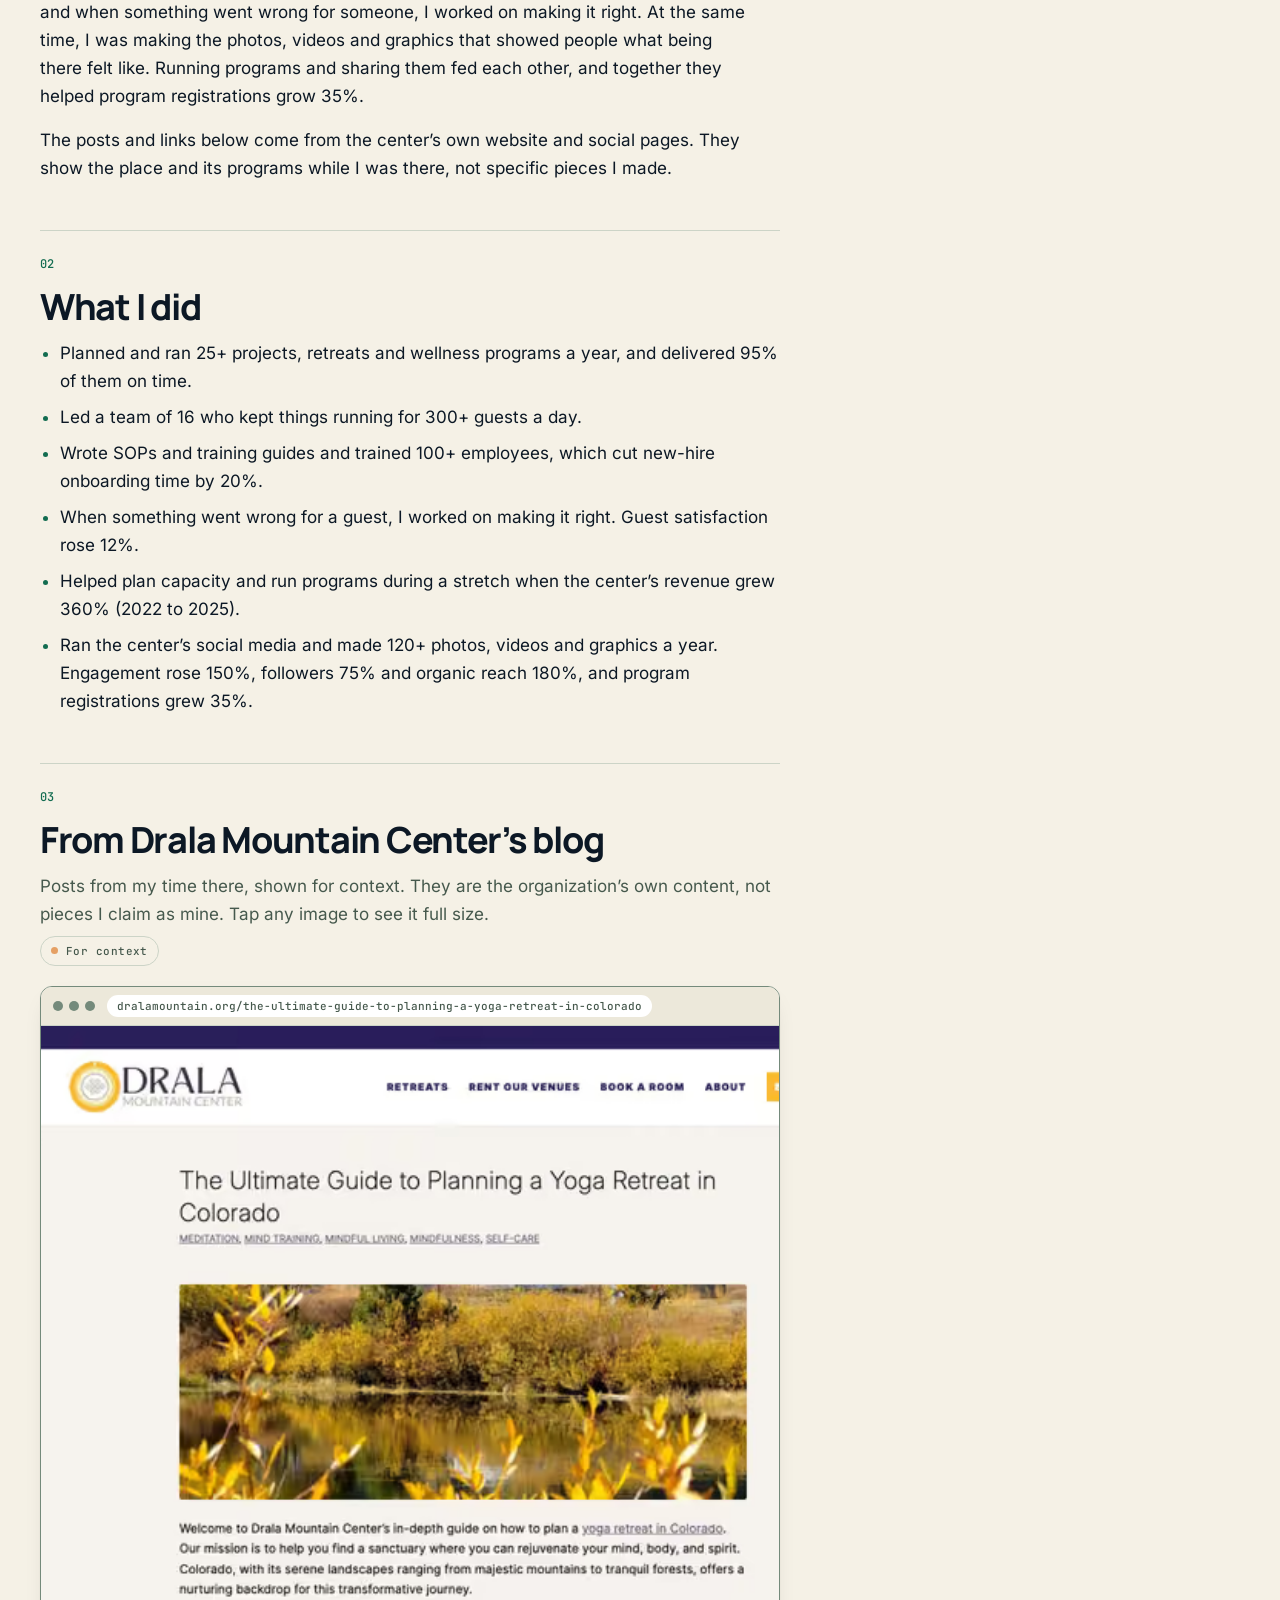
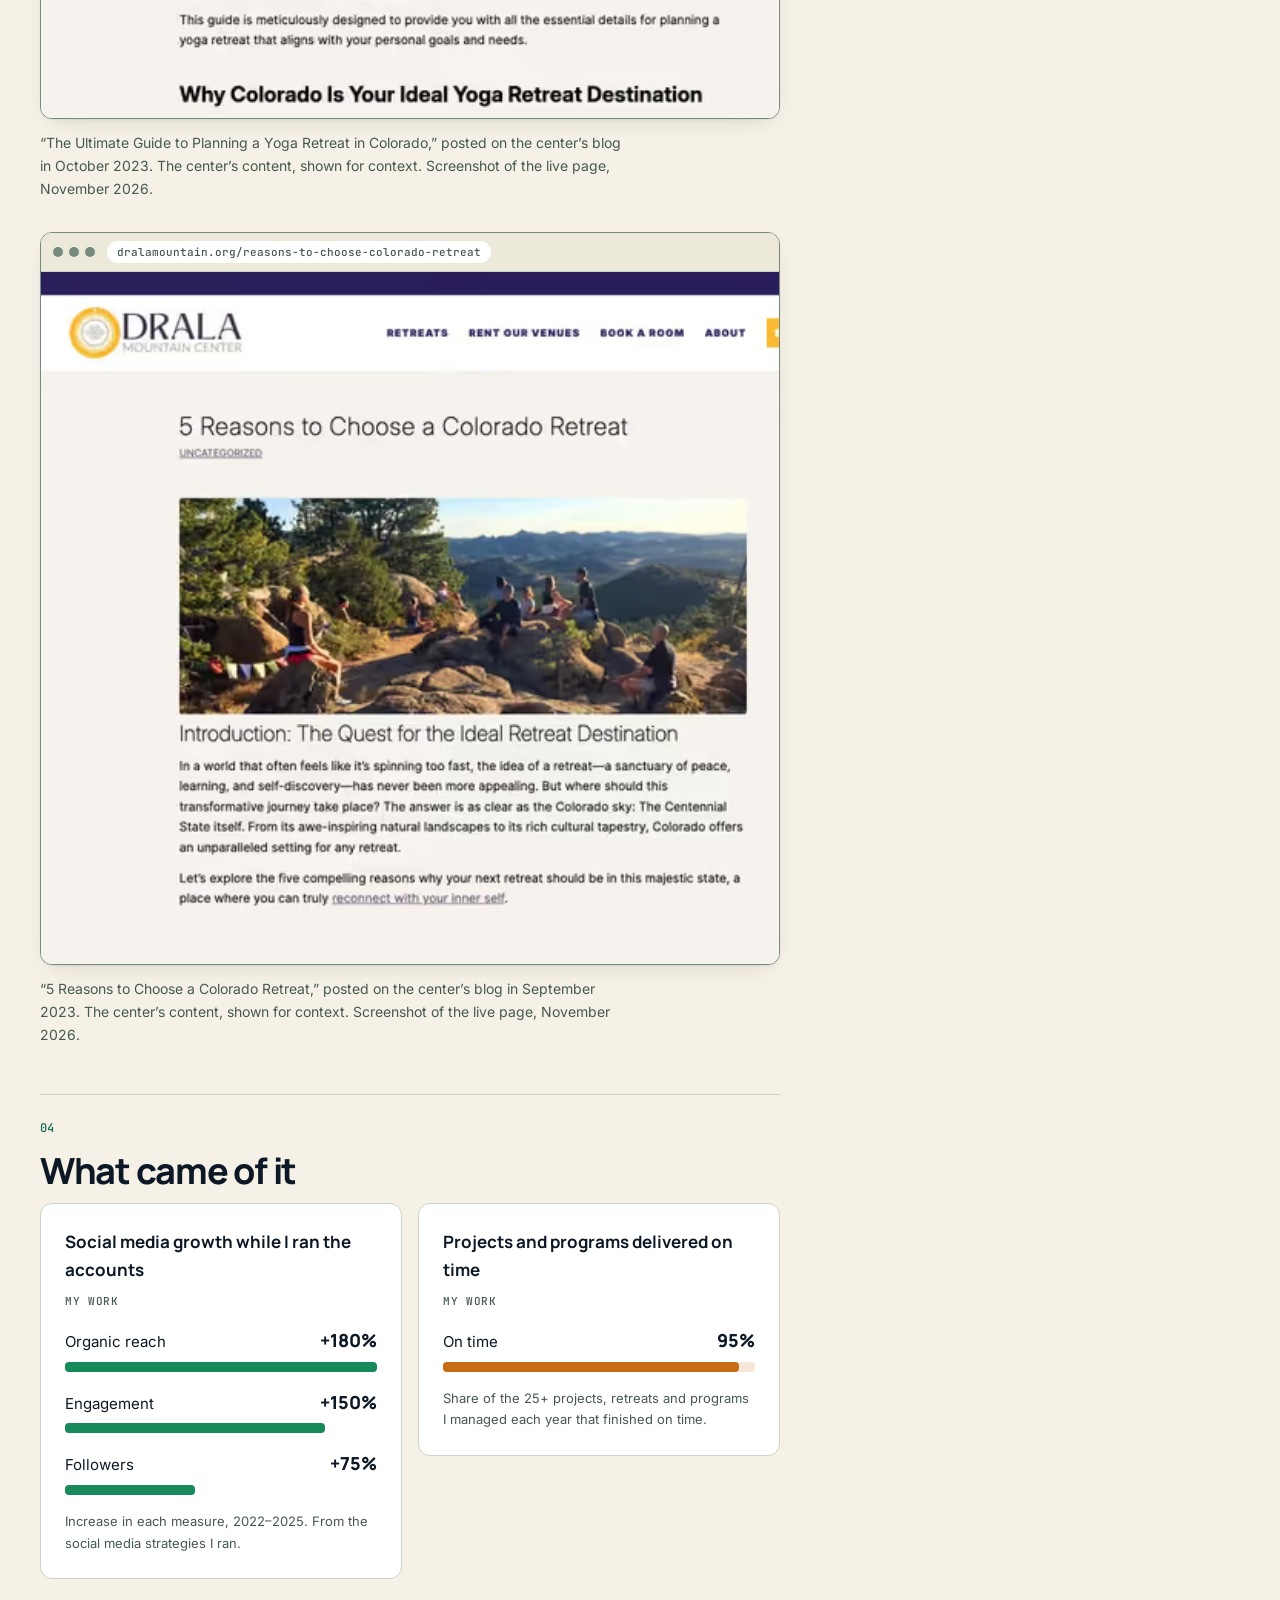
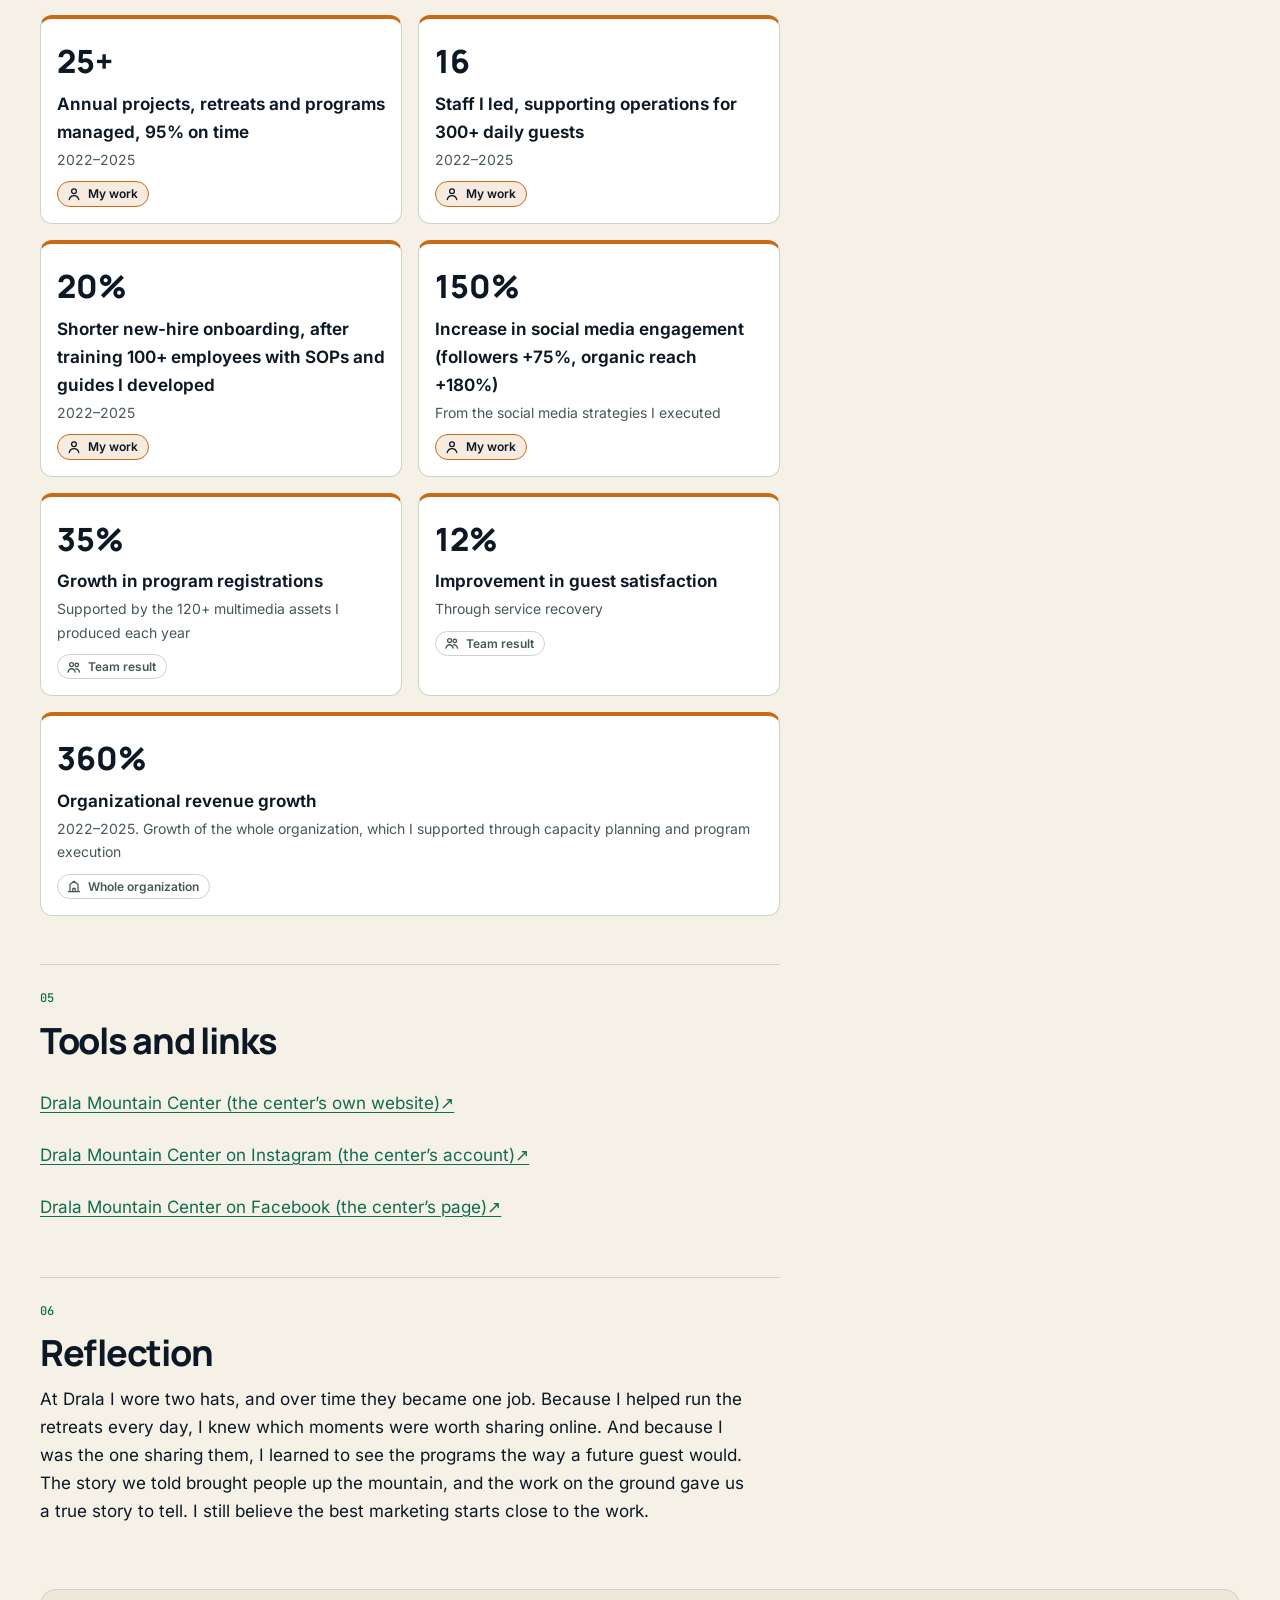
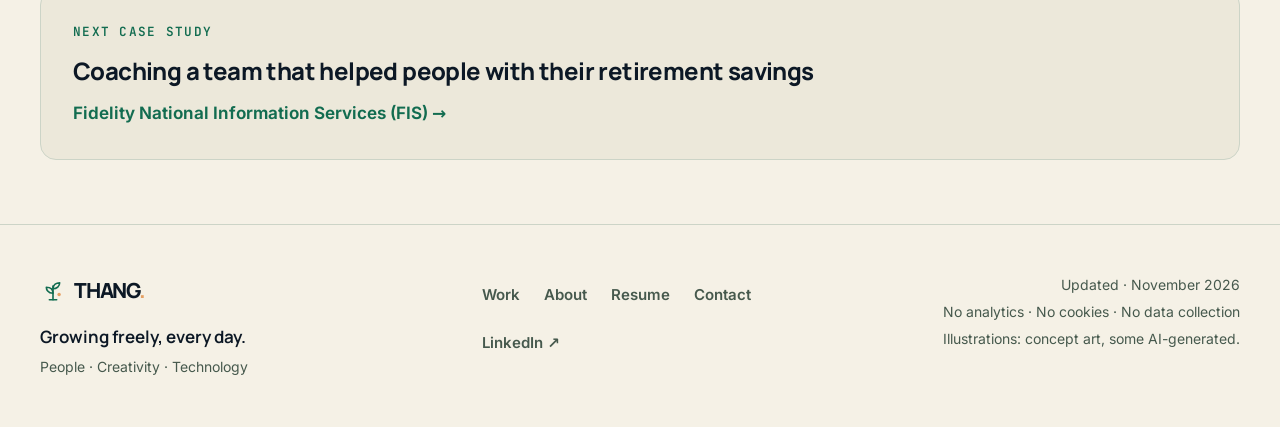
<file: work/drala/index.html>
<!DOCTYPE html><html lang="en" data-astro-cid-z4jru4n3><head><meta charset="utf-8"><meta name="viewport" content="width=device-width, initial-scale=1"><title>Drala Mountain Center case study — Thang Nguyen</title><meta name="description" content="Three years of running retreats and projects, leading a team and sharing the center’s story on social media while it grew fast."><link rel="canonical" href="https://thangahoy112.github.io/work/drala/"><meta property="og:type" content="website"><meta property="og:site_name" content="THANG."><meta property="og:title" content="Drala Mountain Center case study — Thang Nguyen"><meta property="og:description" content="Three years of running retreats and projects, leading a team and sharing the center’s story on social media while it grew fast."><meta property="og:url" content="https://thangahoy112.github.io/work/drala/"><meta property="og:image" content="https://thangahoy112.github.io/og-image.png"><meta property="og:image:width" content="1200"><meta property="og:image:height" content="630"><meta property="og:image:alt" content="THANG. Ahoy! I’m Thang. Let’s make it happen. AI-generated concept art of a young tree on a hillside at sunset with its roots reaching down to a seed."><meta name="twitter:card" content="summary_large_image"><meta name="color-scheme" content="light dark"><meta name="theme-color" content="#F5F1E6" media="(prefers-color-scheme: light)"><meta name="theme-color" content="#0C1825" media="(prefers-color-scheme: dark)"><link rel="icon" href="/favicon.svg" type="image/svg+xml"><link rel="preload" href="/_astro/manrope-latin-wght-normal.DHIcAJRg.woff2" as="font" type="font/woff2" crossorigin><link rel="preload" href="/_astro/inter-latin-wght-normal.Dx4kXJAl.woff2" as="font" type="font/woff2" crossorigin><meta name="generator" content="Astro v7.4.13"><!-- Apply saved or OS theme before first paint; adds .js for progressive enhancement. --><script>
      (function () {
        var root = document.documentElement;
        root.classList.add('js');
        try {
          var saved = localStorage.getItem('thang-theme');
          if (saved === 'light' || saved === 'dark') { root.dataset.theme = saved; return; }
        } catch (e) {}
        root.dataset.theme = window.matchMedia('(prefers-color-scheme: dark)').matches ? 'dark' : 'light';
      })();
    </script><link rel="stylesheet" href="/_astro/BaseLayout.DUJMm6ej.css"><link rel="stylesheet" href="/_astro/_slug_.DFXCruqL.css"></head><body data-astro-cid-z4jru4n3><a class="skip-link" href="#main" data-astro-cid-z4jru4n3>Skip to content</a><header class="site-header" data-astro-cid-nen7h5rs><div class="wrap header-inner" data-astro-cid-nen7h5rs><a class="brand" href="/" aria-label="THANG. — home" data-astro-cid-nen7h5rs><svg class="brand-mark" width="30" height="30" viewBox="0 0 32 32" fill="none" aria-hidden="true" focusable="false"><g stroke="currentColor" stroke-width="2" stroke-linecap="round" stroke-linejoin="round"><path d="M16 28V11"></path><path d="M16 20c-6.5 0-8.2-4.8-8.2-7.4 4.8 0 8.2 2.7 8.2 7.4Z"></path><path d="M16 14.5c0-5.2 4.4-7.3 8.2-7.3 0 4.2-3.5 7.3-8.2 7.3Z"></path><path d="M11.5 28h9"></path></g><circle cx="23.5" cy="21.5" r="2.1" fill="var(--color-copper)"></circle></svg><span class="wordmark" aria-hidden="true" data-astro-cid-nen7h5rs>THANG<span class="dot" data-astro-cid-nen7h5rs>.</span></span></a><nav id="site-nav" class="site-nav" aria-label="Main" data-open="false" data-astro-cid-nen7h5rs><ul role="list" data-astro-cid-nen7h5rs><li data-astro-cid-nen7h5rs><a href="/work/" aria-current="page" data-astro-cid-nen7h5rs>Work</a></li><li data-astro-cid-nen7h5rs><a href="/about/" data-astro-cid-nen7h5rs>About</a></li><li data-astro-cid-nen7h5rs><a href="/resume/" data-astro-cid-nen7h5rs>Resume</a></li><li data-astro-cid-nen7h5rs><a href="/contact/" class="nav-cta" data-astro-cid-nen7h5rs>Contact</a></li></ul></nav><div class="controls" data-astro-cid-nen7h5rs><button class="theme-toggle icon-button" type="button" data-theme-toggle aria-label="Switch theme" hidden data-astro-cid-l6lhmie6><svg class="icon-sun" viewBox="0 0 24 24" width="20" height="20" fill="none" stroke="currentColor" stroke-width="1.7" stroke-linecap="round" aria-hidden="true" focusable="false" data-astro-cid-l6lhmie6><circle cx="12" cy="12" r="4" data-astro-cid-l6lhmie6></circle><path d="M12 2v2.5M12 19.5V22M2 12h2.5M19.5 12H22M4.9 4.9l1.8 1.8M17.3 17.3l1.8 1.8M4.9 19.1l1.8-1.8M17.3 6.7l1.8-1.8" data-astro-cid-l6lhmie6></path></svg><svg class="icon-moon" viewBox="0 0 24 24" width="20" height="20" fill="none" stroke="currentColor" stroke-width="1.7" stroke-linejoin="round" aria-hidden="true" focusable="false" data-astro-cid-l6lhmie6><path d="M20.5 14.6A8.5 8.5 0 0 1 9.4 3.5a8.5 8.5 0 1 0 11.1 11.1Z" data-astro-cid-l6lhmie6></path></svg></button><script type="module">var e=`thang-theme`,t=document.documentElement,n=window.matchMedia(`(prefers-color-scheme: dark)`);function r(){try{let t=localStorage.getItem(e);return t===`light`||t===`dark`?t:null}catch{return null}}function i(){let e=t.dataset.theme;return e===`light`||e===`dark`?e:n.matches?`dark`:`light`}function a(){let e=i();document.querySelectorAll(`[data-theme-toggle]`).forEach(t=>{let n=e===`dark`?`light`:`dark`;t.setAttribute(`aria-label`,`Switch to ${n} theme`),t.dataset.current=e})}function o(n,r){if(t.dataset.theme=n,r)try{localStorage.setItem(e,n)}catch{}a()}document.querySelectorAll(`[data-theme-toggle]`).forEach(e=>{e.hidden=!1,e.addEventListener(`click`,()=>o(i()===`dark`?`light`:`dark`,!0))}),n.addEventListener(`change`,e=>{r()||o(e.matches?`dark`:`light`,!1)}),a();</script><button class="menu-toggle icon-button" type="button" data-menu-toggle aria-controls="site-nav" aria-expanded="false" aria-label="Open navigation menu" hidden data-astro-cid-nen7h5rs><svg viewBox="0 0 24 24" width="20" height="20" fill="none" stroke="currentColor" stroke-width="1.8" stroke-linecap="round" aria-hidden="true" focusable="false" data-astro-cid-nen7h5rs><path class="bar bar-1" d="M4 7h16" data-astro-cid-nen7h5rs></path><path class="bar bar-2" d="M4 12h16" data-astro-cid-nen7h5rs></path><path class="bar bar-3" d="M4 17h16" data-astro-cid-nen7h5rs></path></svg></button></div></div></header><script type="module">var e=document.querySelector(`[data-menu-toggle]`),t=document.getElementById(`site-nav`),n=window.matchMedia(`(min-width: 768px)`);if(e&&t){let r=Array.from(t.querySelectorAll(`a`)),i=()=>e.getAttribute(`aria-expanded`)===`true`,a=(n,{restoreFocus:i=!1}={})=>{e.setAttribute(`aria-expanded`,String(n)),e.setAttribute(`aria-label`,n?`Close navigation menu`:`Open navigation menu`),t.dataset.open=String(n),n?r[0]?.focus():i&&e.focus()};e.hidden=!1,a(!1),e.addEventListener(`click`,()=>a(!i())),r.forEach(e=>e.addEventListener(`click`,()=>{i()&&a(!1)})),document.addEventListener(`keydown`,e=>{e.key===`Escape`&&i()&&a(!1,{restoreFocus:!0})}),document.addEventListener(`click`,n=>{let r=n.target;i()&&!t.contains(r)&&!e.contains(r)&&a(!1)}),t.addEventListener(`focusout`,n=>{let r=n.relatedTarget;i()&&r&&!t.contains(r)&&r!==e&&a(!1)}),n.addEventListener(`change`,e=>{e.matches&&a(!1)})}</script><main id="main" tabindex="-1" data-astro-cid-z4jru4n3><article class="case" data-area="operations" data-astro-cid-pznzci7v><header class="wrap case-header" data-astro-cid-pznzci7v><nav aria-label="Breadcrumb" class="crumbs" data-astro-cid-pznzci7v><ol role="list" data-astro-cid-pznzci7v><li data-astro-cid-pznzci7v><a href="/work/" data-astro-cid-pznzci7v>Work</a></li><li aria-current="page" data-astro-cid-pznzci7v>Drala Mountain Center</li></ol></nav><div class="case-intro" data-astro-cid-pznzci7v><div data-astro-cid-pznzci7v><p class="eyebrow" data-astro-cid-pznzci7v><span class="swatch" aria-hidden="true" data-astro-cid-pznzci7v></span> Operations &amp; projects · 2022–2025 · 2 min read</p><h1 data-astro-cid-pznzci7v>Helping a mountain retreat center grow</h1><p class="summary" data-astro-cid-pznzci7v>Three years of running retreats and projects, leading a team and sharing the center’s story on social media while it grew fast.</p><p class="headline-metric" data-astro-cid-pznzci7v><span class="hm-value" data-astro-cid-pznzci7v>+150%</span> <span class="hm-label" data-astro-cid-pznzci7v>social media engagement</span></p></div><dl class="facts" data-astro-cid-pznzci7v><div data-astro-cid-pznzci7v><dt data-astro-cid-pznzci7v>Organization</dt><dd data-astro-cid-pznzci7v>Drala Mountain Center</dd></div><div data-astro-cid-pznzci7v><dt data-astro-cid-pznzci7v>My role</dt><dd data-astro-cid-pznzci7v>Project Manager &amp; Social Media Coordinator<span class="note" data-astro-cid-pznzci7v>March 2022 – January 2025, Colorado.</span></dd></div><div data-astro-cid-pznzci7v><dt data-astro-cid-pznzci7v>Dates</dt><dd data-astro-cid-pznzci7v>2022–2025</dd></div><div data-astro-cid-pznzci7v><dt data-astro-cid-pznzci7v>Type</dt><dd data-astro-cid-pznzci7v>Job</dd></div><div data-astro-cid-pznzci7v><dt data-astro-cid-pznzci7v>Focus</dt><dd data-astro-cid-pznzci7v><ul role="list" class="focus-tags" data-astro-cid-pznzci7v><li data-area="operations" data-astro-cid-pznzci7v><span class="swatch" aria-hidden="true" data-astro-cid-pznzci7v></span>Operations &amp; Projects</li><li data-area="marketing" data-astro-cid-pznzci7v><span class="swatch" aria-hidden="true" data-astro-cid-pznzci7v></span>Marketing &amp; Content</li></ul></dd></div></dl></div></header><figure class="wrap plate" data-astro-cid-pznzci7v><div class="plate-art" data-astro-cid-pznzci7v><picture data-astro-cid-pznzci7v="true"><source srcset="/_astro/drala.CoI-lbJq_Z1uUN1U.avif 480w, /_astro/drala.CoI-lbJq_Z6ByIq.avif 740w, /_astro/drala.CoI-lbJq_1yp6o7.avif 1100w, /_astro/drala.CoI-lbJq_27HsUx.avif 1480w" type="image/avif" sizes="(min-width: 788px) 740px, calc(100vw - 32px)"><source srcset="/_astro/drala.CoI-lbJq_Zho8CI.webp 480w, /_astro/drala.CoI-lbJq_16U5EL.webp 740w, /_astro/drala.CoI-lbJq_Z1ezvQg.webp 1100w, /_astro/drala.CoI-lbJq_ZFh9jP.webp 1480w" type="image/webp" sizes="(min-width: 788px) 740px, calc(100vw - 32px)"><img src="/_astro/drala.CoI-lbJq_Z1fJtXA.jpg" srcset="/_astro/drala.CoI-lbJq_1LDM7G.jpg 480w, /_astro/drala.CoI-lbJq_Z1Te7nK.jpg 740w, /_astro/drala.CoI-lbJq_1MvzTe.jpg 1100w, /_astro/drala.CoI-lbJq_2lNWqE.jpg 1480w" sizes="(min-width: 788px) 740px, calc(100vw - 32px)" alt="A mountain lodge with glowing windows among pine trees at sunset, people walking up a path, helpers hanging string lights and a small pavilion on a hill." loading="eager" data-astro-cid-pznzci7v="true" decoding="async" width="1536" height="1024" class="plate-img"></picture></div><figcaption data-astro-cid-pznzci7v>Concept illustration, AI-generated. Not a work sample.</figcaption></figure><div class="wrap case-body" data-astro-cid-pznzci7v><div class="sections" data-astro-cid-pznzci7v><section aria-labelledby="s-context" data-astro-cid-pznzci7v><p class="num" aria-hidden="true" data-astro-cid-pznzci7v>01</p><h2 id="s-context" data-astro-cid-pznzci7v>The story</h2><div class="prose" data-astro-cid-pznzci7v><p>Drala Mountain Center is a retreat center on 600 acres of mountain valley near Red Feather Lakes, Colorado, and home to the Great Stupa of Dharmakaya. It has more than 100 offerings through the year in meditation, yoga, mindful living and the contemplative arts. I joined in March 2022 as Project Manager &amp; Social Media Coordinator and stayed until January 2025.</p>
<p>Most days I wore two hats. Behind the scenes, I kept retreats, programs and projects on track and looked after the team doing the work. Online, I shared what made the place special with the people who might want to visit. Those three years were a busy, fast-growing time for the center.</p>
<p><strong>A retreat, from both sides.</strong> Every program had two halves for me. Before guests arrived, I helped plan capacity and made sure the team knew what to do, using the SOPs and training guides I wrote. While it ran, I looked after the team and the guests, and when something went wrong for someone, I worked on making it right. At the same time, I was making the photos, videos and graphics that showed people what being there felt like. Running programs and sharing them fed each other, and together they helped program registrations grow 35%.</p>
<p>The posts and links below come from the center’s own website and social pages. They show the place and its programs while I was there, not specific pieces I made.</p>
</div></section><section aria-labelledby="s-actions" data-astro-cid-pznzci7v><p class="num" aria-hidden="true" data-astro-cid-pznzci7v>02</p><h2 id="s-actions" data-astro-cid-pznzci7v>What I did</h2><ul class="actions" data-astro-cid-pznzci7v><li data-astro-cid-pznzci7v>Planned and ran 25+ projects, retreats and wellness programs a year, and delivered 95% of them on time.</li><li data-astro-cid-pznzci7v>Led a team of 16 who kept things running for 300+ guests a day.</li><li data-astro-cid-pznzci7v>Wrote SOPs and training guides and trained 100+ employees, which cut new-hire onboarding time by 20%.</li><li data-astro-cid-pznzci7v>When something went wrong for a guest, I worked on making it right. Guest satisfaction rose 12%.</li><li data-astro-cid-pznzci7v>Helped plan capacity and run programs during a stretch when the center’s revenue grew 360% (2022 to 2025).</li><li data-astro-cid-pznzci7v>Ran the center’s social media and made 120+ photos, videos and graphics a year. Engagement rose 150%, followers 75% and organic reach 180%, and program registrations grew 35%.</li></ul></section><section aria-labelledby="s-samples" data-astro-cid-pznzci7v><p class="num" aria-hidden="true" data-astro-cid-pznzci7v>03</p><h2 id="s-samples" data-astro-cid-pznzci7v>From Drala Mountain Center’s blog</h2><p class="samples-intro" data-astro-cid-pznzci7v>Posts from my time there, shown for context. They are the organization’s own content, not pieces I claim as mine. Tap any image to see it full size. <span class="chip" data-astro-cid-pznzci7v>For context</span></p><div class="samples" data-astro-cid-pznzci7v><figure class="sample sample-web" data-astro-cid-pznzci7v><div class="browser" data-astro-cid-pznzci7v><div class="browser-bar" aria-hidden="true" data-astro-cid-pznzci7v><span class="dots" data-astro-cid-pznzci7v><i data-astro-cid-pznzci7v></i><i data-astro-cid-pznzci7v></i><i data-astro-cid-pznzci7v></i></span><span class="address" data-astro-cid-pznzci7v>dralamountain.org/the-ultimate-guide-to-planning-a-yoga-retreat-in-colorado</span></div><a class="zoom" href="/_astro/blog-yoga-retreat-guide.G6TSI-jf.jpg" target="_blank" rel="noopener" data-astro-cid-pznzci7v><picture data-astro-cid-pznzci7v="true"><source srcset="/_astro/blog-yoga-retreat-guide.G6TSI-jf_Z1mKzuE.avif 480w, /_astro/blog-yoga-retreat-guide.G6TSI-jf_1V764g.avif 740w, /_astro/blog-yoga-retreat-guide.G6TSI-jf_Z1Ic3No.avif 960w" type="image/avif" sizes="(min-width: 788px) 740px, calc(100vw - 32px)"><source srcset="/_astro/blog-yoga-retreat-guide.G6TSI-jf_Z13urVu.webp 480w, /_astro/blog-yoga-retreat-guide.G6TSI-jf_2fndCq.webp 740w, /_astro/blog-yoga-retreat-guide.G6TSI-jf_Z1oUVfe.webp 960w" type="image/webp" sizes="(min-width: 788px) 740px, calc(100vw - 32px)"><img src="/_astro/blog-yoga-retreat-guide.G6TSI-jf_1kuyFy.jpg" srcset="/_astro/blog-yoga-retreat-guide.G6TSI-jf_1FV2Yi.jpg 480w, /_astro/blog-yoga-retreat-guide.G6TSI-jf_Z5npfI.jpg 740w, /_astro/blog-yoga-retreat-guide.G6TSI-jf_1kuyFy.jpg 960w" sizes="(min-width: 788px) 740px, calc(100vw - 32px)" alt="A Drala Mountain Center blog post titled “The Ultimate Guide to Planning a Yoga Retreat in Colorado,” with a photo of golden autumn willows beside a still pond." data-astro-cid-pznzci7v="true" loading="lazy" decoding="async" width="960" height="900" class="sample-img"></picture><span class="sr-only" data-astro-cid-pznzci7v> (opens full size in a new tab)</span></a></div><figcaption data-astro-cid-pznzci7v>“The Ultimate Guide to Planning a Yoga Retreat in Colorado,” posted on the center’s blog in October 2023. The center’s content, shown for context. Screenshot of the live page, November 2026.</figcaption></figure><figure class="sample sample-web" data-astro-cid-pznzci7v><div class="browser" data-astro-cid-pznzci7v><div class="browser-bar" aria-hidden="true" data-astro-cid-pznzci7v><span class="dots" data-astro-cid-pznzci7v><i data-astro-cid-pznzci7v></i><i data-astro-cid-pznzci7v></i><i data-astro-cid-pznzci7v></i></span><span class="address" data-astro-cid-pznzci7v>dralamountain.org/reasons-to-choose-colorado-retreat</span></div><a class="zoom" href="/_astro/blog-colorado-retreat.CwSKPtll.jpg" target="_blank" rel="noopener" data-astro-cid-pznzci7v><picture data-astro-cid-pznzci7v="true"><source srcset="/_astro/blog-colorado-retreat.CwSKPtll_1HoEMu.avif 480w, /_astro/blog-colorado-retreat.CwSKPtll_3JK9A.avif 740w, /_astro/blog-colorado-retreat.CwSKPtll_Zsg2dS.avif 960w" type="image/avif" sizes="(min-width: 788px) 740px, calc(100vw - 32px)"><source srcset="/_astro/blog-colorado-retreat.CwSKPtll_1txdmq.webp 480w, /_astro/blog-colorado-retreat.CwSKPtll_Za6Ggt.webp 740w, /_astro/blog-colorado-retreat.CwSKPtll_ZG7tDW.webp 960w" type="image/webp" sizes="(min-width: 788px) 740px, calc(100vw - 32px)"><img src="/_astro/blog-colorado-retreat.CwSKPtll_Z2kE9uX.jpg" srcset="/_astro/blog-colorado-retreat.CwSKPtll_Z9YrtA.jpg 480w, /_astro/blog-colorado-retreat.CwSKPtll_Z1NDm7u.jpg 740w, /_astro/blog-colorado-retreat.CwSKPtll_Z2kE9uX.jpg 960w" sizes="(min-width: 788px) 740px, calc(100vw - 32px)" alt="A Drala Mountain Center blog post titled “5 Reasons to Choose a Colorado Retreat,” with a photo of people sitting on rocks above a forested mountain valley at sunset." data-astro-cid-pznzci7v="true" loading="lazy" decoding="async" width="960" height="900" class="sample-img"></picture><span class="sr-only" data-astro-cid-pznzci7v> (opens full size in a new tab)</span></a></div><figcaption data-astro-cid-pznzci7v>“5 Reasons to Choose a Colorado Retreat,” posted on the center’s blog in September 2023. The center’s content, shown for context. Screenshot of the live page, November 2026.</figcaption></figure></div></section><section aria-labelledby="s-results" data-astro-cid-pznzci7v><p class="num" aria-hidden="true" data-astro-cid-pznzci7v>04</p><h2 id="s-results" data-astro-cid-pznzci7v>What came of it</h2><div class="charts" data-astro-cid-pznzci7v><figure class="rchart bars" data-area="marketing" aria-labelledby="chart-0-t" data-astro-cid-t2mwlcd2><figcaption data-astro-cid-t2mwlcd2><span id="chart-0-t" class="t" data-astro-cid-t2mwlcd2>Social media growth while I ran the accounts</span><span class="who" data-astro-cid-t2mwlcd2>My work</span></figcaption><ul role="list" class="items" data-astro-cid-t2mwlcd2><li data-astro-cid-t2mwlcd2><span class="label" data-astro-cid-t2mwlcd2>Organic reach</span><span class="fig" data-astro-cid-t2mwlcd2>+180%</span><span class="track" aria-hidden="true" data-astro-cid-t2mwlcd2><span class="fill" style="width:100%" data-astro-cid-t2mwlcd2></span></span></li><li data-astro-cid-t2mwlcd2><span class="label" data-astro-cid-t2mwlcd2>Engagement</span><span class="fig" data-astro-cid-t2mwlcd2>+150%</span><span class="track" aria-hidden="true" data-astro-cid-t2mwlcd2><span class="fill" style="width:83.33333333333334%" data-astro-cid-t2mwlcd2></span></span></li><li data-astro-cid-t2mwlcd2><span class="label" data-astro-cid-t2mwlcd2>Followers</span><span class="fig" data-astro-cid-t2mwlcd2>+75%</span><span class="track" aria-hidden="true" data-astro-cid-t2mwlcd2><span class="fill" style="width:41.66666666666667%" data-astro-cid-t2mwlcd2></span></span></li></ul><p class="note" data-astro-cid-t2mwlcd2>Increase in each measure, 2022–2025. From the social media strategies I ran.</p></figure><figure class="rchart meters" aria-labelledby="chart-1-t" data-astro-cid-t2mwlcd2><figcaption data-astro-cid-t2mwlcd2><span id="chart-1-t" class="t" data-astro-cid-t2mwlcd2>Projects and programs delivered on time</span><span class="who" data-astro-cid-t2mwlcd2>My work</span></figcaption><ul role="list" class="items" data-astro-cid-t2mwlcd2><li data-astro-cid-t2mwlcd2><span class="label" data-astro-cid-t2mwlcd2>On time</span><span class="fig" data-astro-cid-t2mwlcd2>95%</span><span class="track" aria-hidden="true" data-astro-cid-t2mwlcd2><span class="fill" style="width:95%" data-astro-cid-t2mwlcd2></span></span></li></ul><p class="note" data-astro-cid-t2mwlcd2>Share of the 25+ projects, retreats and programs I managed each year that finished on time.</p></figure></div><ul role="list" class="results" data-astro-cid-pznzci7v><li class="attr-individual" data-astro-cid-pznzci7v><span class="value" data-astro-cid-pznzci7v>25+</span><span class="label" data-astro-cid-pznzci7v>Annual projects, retreats and programs managed, 95% on time</span><span class="context" data-astro-cid-pznzci7v>2022–2025</span><span class="who" data-astro-cid-pznzci7v><svg viewBox="0 0 20 20" width="16" height="16" fill="none" stroke="currentColor" stroke-width="1.6" stroke-linecap="round" stroke-linejoin="round" aria-hidden="true" focusable="false" data-astro-cid-pznzci7v><circle cx="10" cy="6.5" r="3" data-astro-cid-pznzci7v></circle><path d="M4 17c.8-3.2 3.2-5 6-5s5.2 1.8 6 5" data-astro-cid-pznzci7v></path></svg>My work</span></li><li class="attr-individual" data-astro-cid-pznzci7v><span class="value" data-astro-cid-pznzci7v>16</span><span class="label" data-astro-cid-pznzci7v>Staff I led, supporting operations for 300+ daily guests</span><span class="context" data-astro-cid-pznzci7v>2022–2025</span><span class="who" data-astro-cid-pznzci7v><svg viewBox="0 0 20 20" width="16" height="16" fill="none" stroke="currentColor" stroke-width="1.6" stroke-linecap="round" stroke-linejoin="round" aria-hidden="true" focusable="false" data-astro-cid-pznzci7v><circle cx="10" cy="6.5" r="3" data-astro-cid-pznzci7v></circle><path d="M4 17c.8-3.2 3.2-5 6-5s5.2 1.8 6 5" data-astro-cid-pznzci7v></path></svg>My work</span></li><li class="attr-individual" data-astro-cid-pznzci7v><span class="value" data-astro-cid-pznzci7v>20%</span><span class="label" data-astro-cid-pznzci7v>Shorter new-hire onboarding, after training 100+ employees with SOPs and guides I developed</span><span class="context" data-astro-cid-pznzci7v>2022–2025</span><span class="who" data-astro-cid-pznzci7v><svg viewBox="0 0 20 20" width="16" height="16" fill="none" stroke="currentColor" stroke-width="1.6" stroke-linecap="round" stroke-linejoin="round" aria-hidden="true" focusable="false" data-astro-cid-pznzci7v><circle cx="10" cy="6.5" r="3" data-astro-cid-pznzci7v></circle><path d="M4 17c.8-3.2 3.2-5 6-5s5.2 1.8 6 5" data-astro-cid-pznzci7v></path></svg>My work</span></li><li class="attr-individual" data-astro-cid-pznzci7v><span class="value" data-astro-cid-pznzci7v>150%</span><span class="label" data-astro-cid-pznzci7v>Increase in social media engagement (followers +75%, organic reach +180%)</span><span class="context" data-astro-cid-pznzci7v>From the social media strategies I executed</span><span class="who" data-astro-cid-pznzci7v><svg viewBox="0 0 20 20" width="16" height="16" fill="none" stroke="currentColor" stroke-width="1.6" stroke-linecap="round" stroke-linejoin="round" aria-hidden="true" focusable="false" data-astro-cid-pznzci7v><circle cx="10" cy="6.5" r="3" data-astro-cid-pznzci7v></circle><path d="M4 17c.8-3.2 3.2-5 6-5s5.2 1.8 6 5" data-astro-cid-pznzci7v></path></svg>My work</span></li><li class="attr-team" data-astro-cid-pznzci7v><span class="value" data-astro-cid-pznzci7v>35%</span><span class="label" data-astro-cid-pznzci7v>Growth in program registrations</span><span class="context" data-astro-cid-pznzci7v>Supported by the 120+ multimedia assets I produced each year</span><span class="who" data-astro-cid-pznzci7v><svg viewBox="0 0 20 20" width="16" height="16" fill="none" stroke="currentColor" stroke-width="1.6" stroke-linecap="round" stroke-linejoin="round" aria-hidden="true" focusable="false" data-astro-cid-pznzci7v><circle cx="7" cy="7" r="2.5" data-astro-cid-pznzci7v></circle><circle cx="13.5" cy="7.5" r="2.2" data-astro-cid-pznzci7v></circle><path d="M2.5 16.5c.6-2.8 2.4-4.3 4.5-4.3s3.9 1.5 4.5 4.3M12 12.4c2.2-.3 4.3 1 5 4.1" data-astro-cid-pznzci7v></path></svg>Team result</span></li><li class="attr-team" data-astro-cid-pznzci7v><span class="value" data-astro-cid-pznzci7v>12%</span><span class="label" data-astro-cid-pznzci7v>Improvement in guest satisfaction</span><span class="context" data-astro-cid-pznzci7v>Through service recovery</span><span class="who" data-astro-cid-pznzci7v><svg viewBox="0 0 20 20" width="16" height="16" fill="none" stroke="currentColor" stroke-width="1.6" stroke-linecap="round" stroke-linejoin="round" aria-hidden="true" focusable="false" data-astro-cid-pznzci7v><circle cx="7" cy="7" r="2.5" data-astro-cid-pznzci7v></circle><circle cx="13.5" cy="7.5" r="2.2" data-astro-cid-pznzci7v></circle><path d="M2.5 16.5c.6-2.8 2.4-4.3 4.5-4.3s3.9 1.5 4.5 4.3M12 12.4c2.2-.3 4.3 1 5 4.1" data-astro-cid-pznzci7v></path></svg>Team result</span></li><li class="attr-organization" data-astro-cid-pznzci7v><span class="value" data-astro-cid-pznzci7v>360%</span><span class="label" data-astro-cid-pznzci7v>Organizational revenue growth</span><span class="context" data-astro-cid-pznzci7v>2022–2025. Growth of the whole organization, which I supported through capacity planning and program execution</span><span class="who" data-astro-cid-pznzci7v><svg viewBox="0 0 20 20" width="16" height="16" fill="none" stroke="currentColor" stroke-width="1.6" stroke-linecap="round" stroke-linejoin="round" aria-hidden="true" focusable="false" data-astro-cid-pznzci7v><path d="M3 17h14M5 17V8l5-4 5 4v9" data-astro-cid-pznzci7v></path><path d="M8.5 17v-4h3v4" data-astro-cid-pznzci7v></path></svg>Whole organization</span></li></ul></section><section aria-labelledby="s-tools" data-astro-cid-pznzci7v><p class="num" aria-hidden="true" data-astro-cid-pznzci7v>05</p><h2 id="s-tools" data-astro-cid-pznzci7v>Tools and links</h2><ul role="list" class="links" data-astro-cid-pznzci7v><li data-astro-cid-pznzci7v><a class="prose-link" href="https://www.dralamountain.org/" target="_blank" rel="noopener noreferrer" data-astro-cid-pznzci7v>Drala Mountain Center (the center’s own website)<span class="sr-only" data-astro-cid-pznzci7v> (opens in a new tab)</span> <span aria-hidden="true" data-astro-cid-pznzci7v>↗</span></a></li><li data-astro-cid-pznzci7v><a class="prose-link" href="https://www.instagram.com/dralamountain/" target="_blank" rel="noopener noreferrer" data-astro-cid-pznzci7v>Drala Mountain Center on Instagram (the center’s account)<span class="sr-only" data-astro-cid-pznzci7v> (opens in a new tab)</span> <span aria-hidden="true" data-astro-cid-pznzci7v>↗</span></a></li><li data-astro-cid-pznzci7v><a class="prose-link" href="https://www.facebook.com/dralamountaincenter/" target="_blank" rel="noopener noreferrer" data-astro-cid-pznzci7v>Drala Mountain Center on Facebook (the center’s page)<span class="sr-only" data-astro-cid-pznzci7v> (opens in a new tab)</span> <span aria-hidden="true" data-astro-cid-pznzci7v>↗</span></a></li></ul></section><section aria-labelledby="s-reflection" data-astro-cid-pznzci7v><p class="num" aria-hidden="true" data-astro-cid-pznzci7v>06</p><h2 id="s-reflection" data-astro-cid-pznzci7v>Reflection</h2><p class="lead" data-astro-cid-pznzci7v>At Drala I wore two hats, and over time they became one job. Because I helped run the retreats every day, I knew which moments were worth sharing online. And because I was the one sharing them, I learned to see the programs the way a future guest would. The story we told brought people up the mountain, and the work on the ground gave us a true story to tell. I still believe the best marketing starts close to the work.</p></section></div><aside class="pending" aria-labelledby="s-pending" data-astro-cid-pznzci7v><p class="chip" data-astro-cid-pznzci7v>Work in progress</p><h2 id="s-pending" data-astro-cid-pznzci7v>Coming soon to this page</h2><p class="pending-intro" data-astro-cid-pznzci7v>I’m gathering real examples to share here:</p><ul data-astro-cid-pznzci7v><li data-astro-cid-pznzci7v>Examples of the photos, videos and graphics I made</li></ul></aside></div><nav class="wrap next" aria-label="Next case study" data-astro-cid-pznzci7v><a href="/work/fis/" data-astro-cid-pznzci7v><span class="eyebrow" data-astro-cid-pznzci7v>Next case study</span><span class="next-title" data-astro-cid-pznzci7v>Coaching a team that helped people with their retirement savings</span><span class="next-org" data-astro-cid-pznzci7v>Fidelity National Information Services (FIS) <span aria-hidden="true" data-astro-cid-pznzci7v>→</span></span></a></nav></article></main><footer class="site-footer" data-astro-cid-jo6i4kqk><div class="wrap footer-inner" data-astro-cid-jo6i4kqk><div class="footer-brand" data-astro-cid-jo6i4kqk><a class="brand" href="/" aria-label="THANG. — home" data-astro-cid-jo6i4kqk><svg class="brand-mark" width="26" height="26" viewBox="0 0 32 32" fill="none" aria-hidden="true" focusable="false"><g stroke="currentColor" stroke-width="2" stroke-linecap="round" stroke-linejoin="round"><path d="M16 28V11"></path><path d="M16 20c-6.5 0-8.2-4.8-8.2-7.4 4.8 0 8.2 2.7 8.2 7.4Z"></path><path d="M16 14.5c0-5.2 4.4-7.3 8.2-7.3 0 4.2-3.5 7.3-8.2 7.3Z"></path><path d="M11.5 28h9"></path></g><circle cx="23.5" cy="21.5" r="2.1" fill="var(--color-copper)"></circle></svg><span aria-hidden="true" data-astro-cid-jo6i4kqk>THANG<span class="dot" data-astro-cid-jo6i4kqk>.</span></span></a><p class="signature" data-astro-cid-jo6i4kqk>Growing freely, every day.</p><p class="pillars" data-astro-cid-jo6i4kqk>People · Creativity · Technology</p></div><nav aria-label="Footer" data-astro-cid-jo6i4kqk><ul role="list" class="footer-links" data-astro-cid-jo6i4kqk><li data-astro-cid-jo6i4kqk><a href="/work/" data-astro-cid-jo6i4kqk>Work</a></li><li data-astro-cid-jo6i4kqk><a href="/about/" data-astro-cid-jo6i4kqk>About</a></li><li data-astro-cid-jo6i4kqk><a href="/resume/" data-astro-cid-jo6i4kqk>Resume</a></li><li data-astro-cid-jo6i4kqk><a href="/contact/" data-astro-cid-jo6i4kqk>Contact</a></li><li data-astro-cid-jo6i4kqk><a href="https://www.linkedin.com/in/paninu/" target="_blank" rel="noopener noreferrer" data-astro-cid-jo6i4kqk>LinkedIn<span class="sr-only" data-astro-cid-jo6i4kqk> (opens in a new tab)</span><span aria-hidden="true" class="ext" data-astro-cid-jo6i4kqk>↗</span></a></li></ul></nav><div class="footer-meta" data-astro-cid-jo6i4kqk><p data-astro-cid-jo6i4kqk>Updated · November 2026</p><p data-astro-cid-jo6i4kqk>No analytics · No cookies · No data collection</p><p data-astro-cid-jo6i4kqk>Illustrations: concept art, some AI-generated.</p></div></div></footer></body></html>
</file>
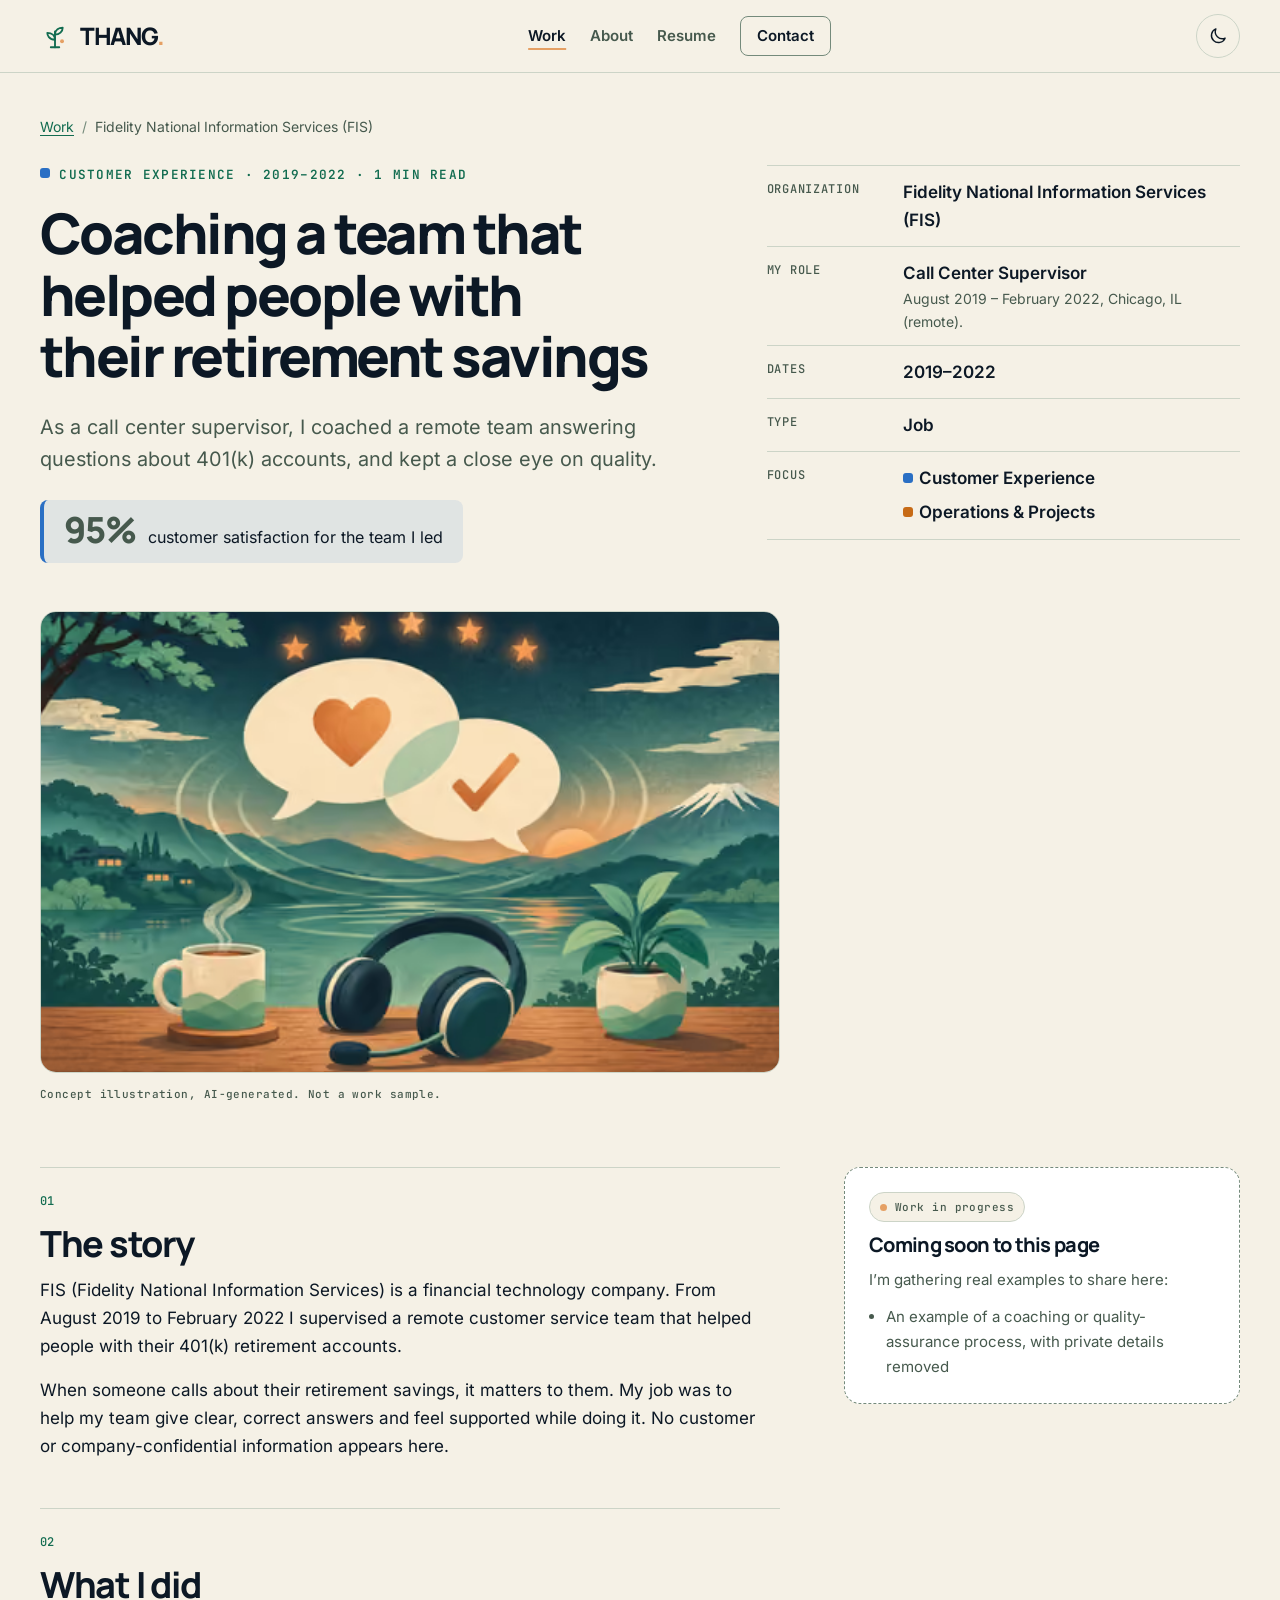
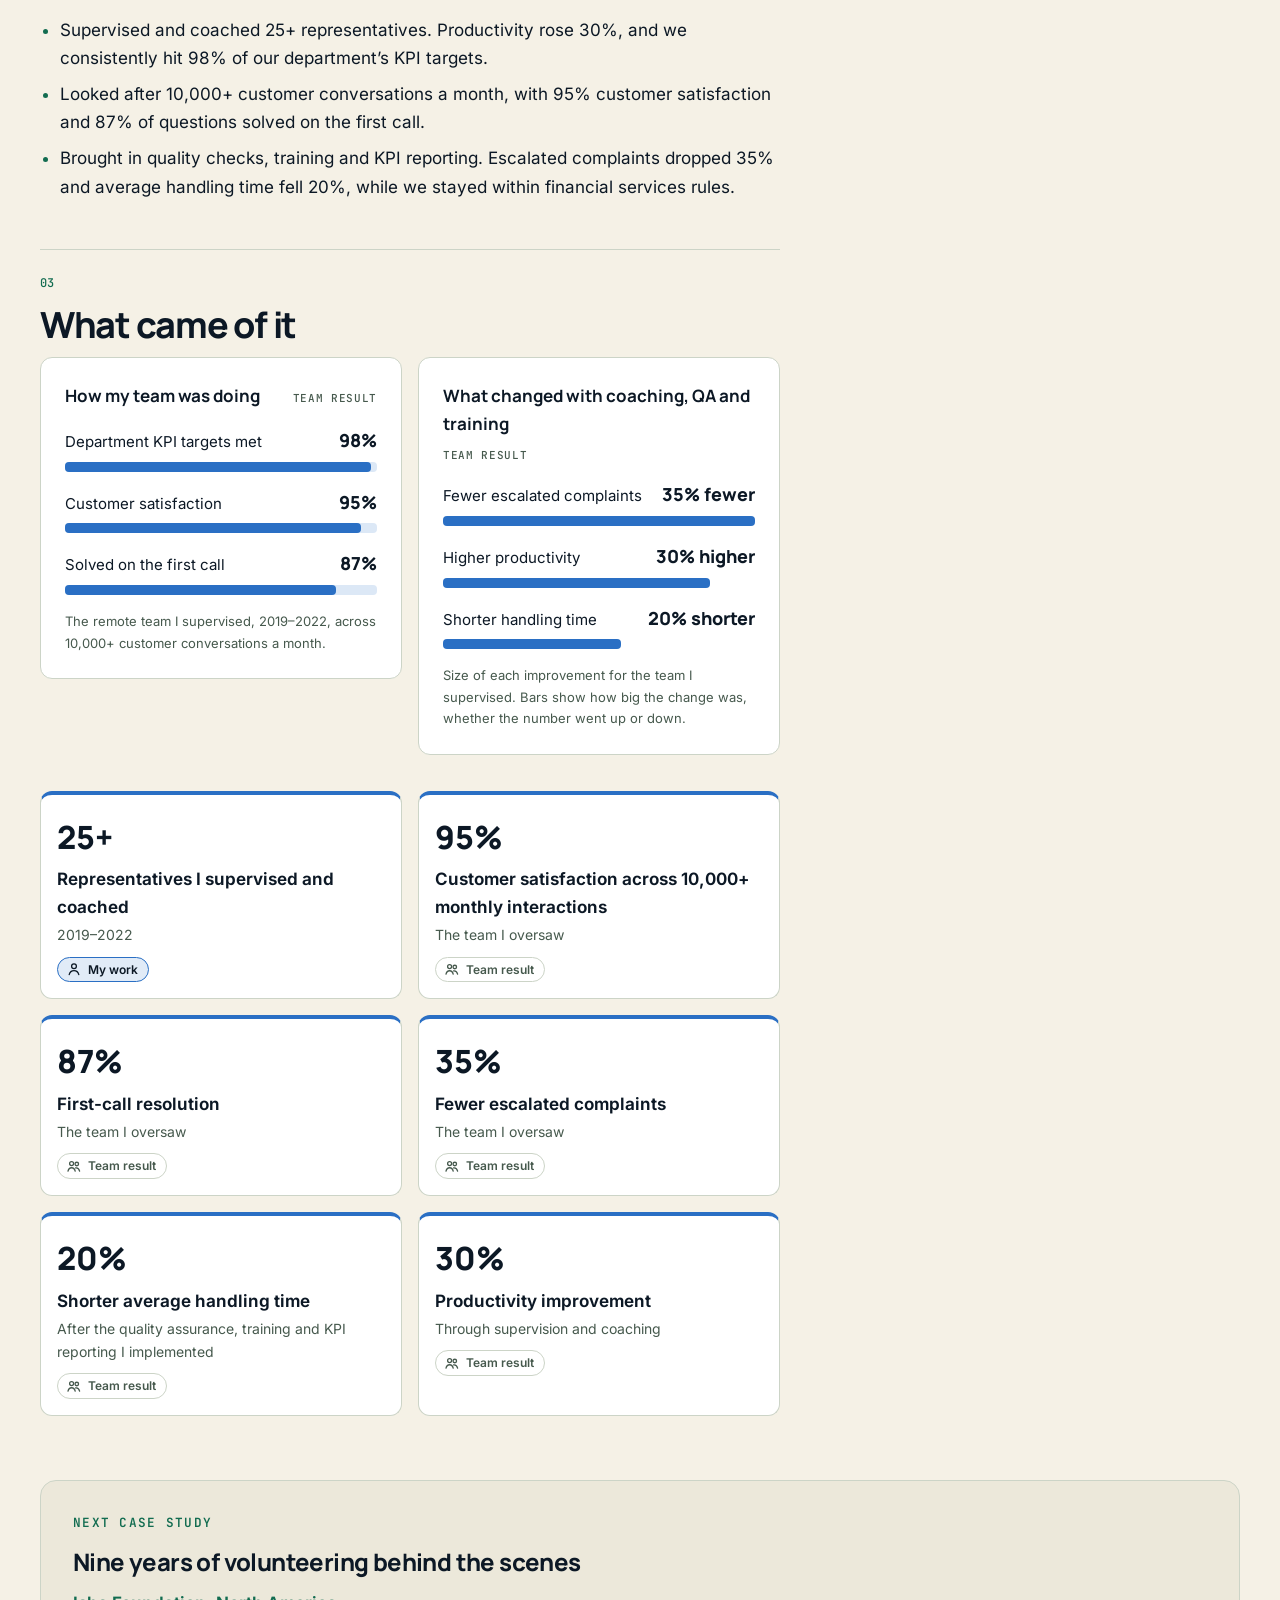
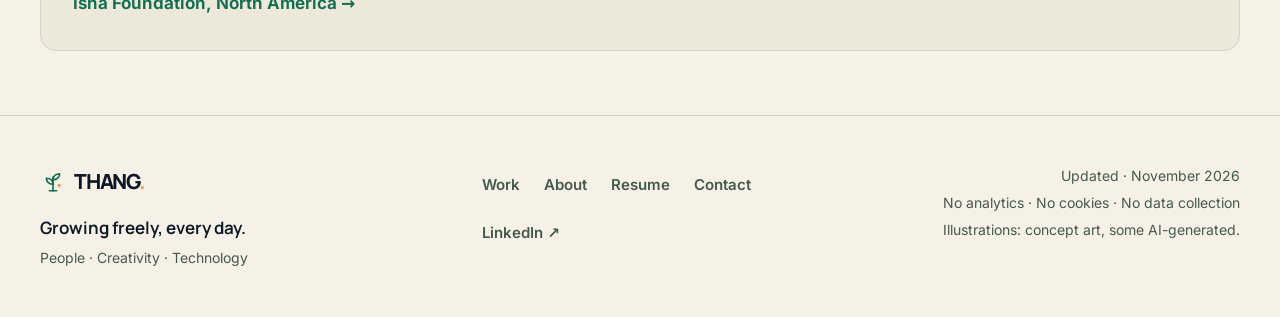
<file: work/fis/index.html>
<!DOCTYPE html><html lang="en" data-astro-cid-z4jru4n3><head><meta charset="utf-8"><meta name="viewport" content="width=device-width, initial-scale=1"><title>FIS case study — Thang Nguyen</title><meta name="description" content="As a call center supervisor, I coached a remote team answering questions about 401(k) accounts, and kept a close eye on quality."><link rel="canonical" href="https://thangahoy112.github.io/work/fis/"><meta property="og:type" content="website"><meta property="og:site_name" content="THANG."><meta property="og:title" content="FIS case study — Thang Nguyen"><meta property="og:description" content="As a call center supervisor, I coached a remote team answering questions about 401(k) accounts, and kept a close eye on quality."><meta property="og:url" content="https://thangahoy112.github.io/work/fis/"><meta property="og:image" content="https://thangahoy112.github.io/og-image.png"><meta property="og:image:width" content="1200"><meta property="og:image:height" content="630"><meta property="og:image:alt" content="THANG. Ahoy! I’m Thang. Let’s make it happen. AI-generated concept art of a young tree on a hillside at sunset with its roots reaching down to a seed."><meta name="twitter:card" content="summary_large_image"><meta name="color-scheme" content="light dark"><meta name="theme-color" content="#F5F1E6" media="(prefers-color-scheme: light)"><meta name="theme-color" content="#0C1825" media="(prefers-color-scheme: dark)"><link rel="icon" href="/favicon.svg" type="image/svg+xml"><link rel="preload" href="/_astro/manrope-latin-wght-normal.DHIcAJRg.woff2" as="font" type="font/woff2" crossorigin><link rel="preload" href="/_astro/inter-latin-wght-normal.Dx4kXJAl.woff2" as="font" type="font/woff2" crossorigin><meta name="generator" content="Astro v7.4.13"><!-- Apply saved or OS theme before first paint; adds .js for progressive enhancement. --><script>
      (function () {
        var root = document.documentElement;
        root.classList.add('js');
        try {
          var saved = localStorage.getItem('thang-theme');
          if (saved === 'light' || saved === 'dark') { root.dataset.theme = saved; return; }
        } catch (e) {}
        root.dataset.theme = window.matchMedia('(prefers-color-scheme: dark)').matches ? 'dark' : 'light';
      })();
    </script><link rel="stylesheet" href="/_astro/BaseLayout.DUJMm6ej.css"><link rel="stylesheet" href="/_astro/_slug_.DFXCruqL.css"></head><body data-astro-cid-z4jru4n3><a class="skip-link" href="#main" data-astro-cid-z4jru4n3>Skip to content</a><header class="site-header" data-astro-cid-nen7h5rs><div class="wrap header-inner" data-astro-cid-nen7h5rs><a class="brand" href="/" aria-label="THANG. — home" data-astro-cid-nen7h5rs><svg class="brand-mark" width="30" height="30" viewBox="0 0 32 32" fill="none" aria-hidden="true" focusable="false"><g stroke="currentColor" stroke-width="2" stroke-linecap="round" stroke-linejoin="round"><path d="M16 28V11"></path><path d="M16 20c-6.5 0-8.2-4.8-8.2-7.4 4.8 0 8.2 2.7 8.2 7.4Z"></path><path d="M16 14.5c0-5.2 4.4-7.3 8.2-7.3 0 4.2-3.5 7.3-8.2 7.3Z"></path><path d="M11.5 28h9"></path></g><circle cx="23.5" cy="21.5" r="2.1" fill="var(--color-copper)"></circle></svg><span class="wordmark" aria-hidden="true" data-astro-cid-nen7h5rs>THANG<span class="dot" data-astro-cid-nen7h5rs>.</span></span></a><nav id="site-nav" class="site-nav" aria-label="Main" data-open="false" data-astro-cid-nen7h5rs><ul role="list" data-astro-cid-nen7h5rs><li data-astro-cid-nen7h5rs><a href="/work/" aria-current="page" data-astro-cid-nen7h5rs>Work</a></li><li data-astro-cid-nen7h5rs><a href="/about/" data-astro-cid-nen7h5rs>About</a></li><li data-astro-cid-nen7h5rs><a href="/resume/" data-astro-cid-nen7h5rs>Resume</a></li><li data-astro-cid-nen7h5rs><a href="/contact/" class="nav-cta" data-astro-cid-nen7h5rs>Contact</a></li></ul></nav><div class="controls" data-astro-cid-nen7h5rs><button class="theme-toggle icon-button" type="button" data-theme-toggle aria-label="Switch theme" hidden data-astro-cid-l6lhmie6><svg class="icon-sun" viewBox="0 0 24 24" width="20" height="20" fill="none" stroke="currentColor" stroke-width="1.7" stroke-linecap="round" aria-hidden="true" focusable="false" data-astro-cid-l6lhmie6><circle cx="12" cy="12" r="4" data-astro-cid-l6lhmie6></circle><path d="M12 2v2.5M12 19.5V22M2 12h2.5M19.5 12H22M4.9 4.9l1.8 1.8M17.3 17.3l1.8 1.8M4.9 19.1l1.8-1.8M17.3 6.7l1.8-1.8" data-astro-cid-l6lhmie6></path></svg><svg class="icon-moon" viewBox="0 0 24 24" width="20" height="20" fill="none" stroke="currentColor" stroke-width="1.7" stroke-linejoin="round" aria-hidden="true" focusable="false" data-astro-cid-l6lhmie6><path d="M20.5 14.6A8.5 8.5 0 0 1 9.4 3.5a8.5 8.5 0 1 0 11.1 11.1Z" data-astro-cid-l6lhmie6></path></svg></button><script type="module">var e=`thang-theme`,t=document.documentElement,n=window.matchMedia(`(prefers-color-scheme: dark)`);function r(){try{let t=localStorage.getItem(e);return t===`light`||t===`dark`?t:null}catch{return null}}function i(){let e=t.dataset.theme;return e===`light`||e===`dark`?e:n.matches?`dark`:`light`}function a(){let e=i();document.querySelectorAll(`[data-theme-toggle]`).forEach(t=>{let n=e===`dark`?`light`:`dark`;t.setAttribute(`aria-label`,`Switch to ${n} theme`),t.dataset.current=e})}function o(n,r){if(t.dataset.theme=n,r)try{localStorage.setItem(e,n)}catch{}a()}document.querySelectorAll(`[data-theme-toggle]`).forEach(e=>{e.hidden=!1,e.addEventListener(`click`,()=>o(i()===`dark`?`light`:`dark`,!0))}),n.addEventListener(`change`,e=>{r()||o(e.matches?`dark`:`light`,!1)}),a();</script><button class="menu-toggle icon-button" type="button" data-menu-toggle aria-controls="site-nav" aria-expanded="false" aria-label="Open navigation menu" hidden data-astro-cid-nen7h5rs><svg viewBox="0 0 24 24" width="20" height="20" fill="none" stroke="currentColor" stroke-width="1.8" stroke-linecap="round" aria-hidden="true" focusable="false" data-astro-cid-nen7h5rs><path class="bar bar-1" d="M4 7h16" data-astro-cid-nen7h5rs></path><path class="bar bar-2" d="M4 12h16" data-astro-cid-nen7h5rs></path><path class="bar bar-3" d="M4 17h16" data-astro-cid-nen7h5rs></path></svg></button></div></div></header><script type="module">var e=document.querySelector(`[data-menu-toggle]`),t=document.getElementById(`site-nav`),n=window.matchMedia(`(min-width: 768px)`);if(e&&t){let r=Array.from(t.querySelectorAll(`a`)),i=()=>e.getAttribute(`aria-expanded`)===`true`,a=(n,{restoreFocus:i=!1}={})=>{e.setAttribute(`aria-expanded`,String(n)),e.setAttribute(`aria-label`,n?`Close navigation menu`:`Open navigation menu`),t.dataset.open=String(n),n?r[0]?.focus():i&&e.focus()};e.hidden=!1,a(!1),e.addEventListener(`click`,()=>a(!i())),r.forEach(e=>e.addEventListener(`click`,()=>{i()&&a(!1)})),document.addEventListener(`keydown`,e=>{e.key===`Escape`&&i()&&a(!1,{restoreFocus:!0})}),document.addEventListener(`click`,n=>{let r=n.target;i()&&!t.contains(r)&&!e.contains(r)&&a(!1)}),t.addEventListener(`focusout`,n=>{let r=n.relatedTarget;i()&&r&&!t.contains(r)&&r!==e&&a(!1)}),n.addEventListener(`change`,e=>{e.matches&&a(!1)})}</script><main id="main" tabindex="-1" data-astro-cid-z4jru4n3><article class="case" data-area="customer" data-astro-cid-pznzci7v><header class="wrap case-header" data-astro-cid-pznzci7v><nav aria-label="Breadcrumb" class="crumbs" data-astro-cid-pznzci7v><ol role="list" data-astro-cid-pznzci7v><li data-astro-cid-pznzci7v><a href="/work/" data-astro-cid-pznzci7v>Work</a></li><li aria-current="page" data-astro-cid-pznzci7v>Fidelity National Information Services (FIS)</li></ol></nav><div class="case-intro" data-astro-cid-pznzci7v><div data-astro-cid-pznzci7v><p class="eyebrow" data-astro-cid-pznzci7v><span class="swatch" aria-hidden="true" data-astro-cid-pznzci7v></span> Customer experience · 2019–2022 · 1 min read</p><h1 data-astro-cid-pznzci7v>Coaching a team that helped people with their retirement savings</h1><p class="summary" data-astro-cid-pznzci7v>As a call center supervisor, I coached a remote team answering questions about 401(k) accounts, and kept a close eye on quality.</p><p class="headline-metric" data-astro-cid-pznzci7v><span class="hm-value" data-astro-cid-pznzci7v>95%</span> <span class="hm-label" data-astro-cid-pznzci7v>customer satisfaction for the team I led</span></p></div><dl class="facts" data-astro-cid-pznzci7v><div data-astro-cid-pznzci7v><dt data-astro-cid-pznzci7v>Organization</dt><dd data-astro-cid-pznzci7v>Fidelity National Information Services (FIS)</dd></div><div data-astro-cid-pznzci7v><dt data-astro-cid-pznzci7v>My role</dt><dd data-astro-cid-pznzci7v>Call Center Supervisor<span class="note" data-astro-cid-pznzci7v>August 2019 – February 2022, Chicago, IL (remote).</span></dd></div><div data-astro-cid-pznzci7v><dt data-astro-cid-pznzci7v>Dates</dt><dd data-astro-cid-pznzci7v>2019–2022</dd></div><div data-astro-cid-pznzci7v><dt data-astro-cid-pznzci7v>Type</dt><dd data-astro-cid-pznzci7v>Job</dd></div><div data-astro-cid-pznzci7v><dt data-astro-cid-pznzci7v>Focus</dt><dd data-astro-cid-pznzci7v><ul role="list" class="focus-tags" data-astro-cid-pznzci7v><li data-area="customer" data-astro-cid-pznzci7v><span class="swatch" aria-hidden="true" data-astro-cid-pznzci7v></span>Customer Experience</li><li data-area="operations" data-astro-cid-pznzci7v><span class="swatch" aria-hidden="true" data-astro-cid-pznzci7v></span>Operations &amp; Projects</li></ul></dd></div></dl></div></header><figure class="wrap plate" data-astro-cid-pznzci7v><div class="plate-art" data-astro-cid-pznzci7v><picture data-astro-cid-pznzci7v="true"><source srcset="/_astro/fis.B2OQXkv0_2mR7KH.avif 480w, /_astro/fis.B2OQXkv0_Z1rStHP.avif 740w, /_astro/fis.B2OQXkv0_Z3UQiw.avif 1100w, /_astro/fis.B2OQXkv0_Z1r2EVe.avif 1480w" type="image/avif" sizes="(min-width: 788px) 740px, calc(100vw - 32px)"><source srcset="/_astro/fis.B2OQXkv0_2mitb1.webp 480w, /_astro/fis.B2OQXkv0_Z1ss8iw.webp 740w, /_astro/fis.B2OQXkv0_ZlwXqR.webp 1100w, /_astro/fis.B2OQXkv0_Z1IDM4z.webp 1480w" type="image/webp" sizes="(min-width: 788px) 740px, calc(100vw - 32px)"><img src="/_astro/fis.B2OQXkv0_1peXoa.jpg" srcset="/_astro/fis.B2OQXkv0_2m6M8U.jpg 480w, /_astro/fis.B2OQXkv0_Z1sDOkC.jpg 740w, /_astro/fis.B2OQXkv0_ZrtkuU.jpg 1100w, /_astro/fis.B2OQXkv0_Z1OA98C.jpg 1480w" sizes="(min-width: 788px) 740px, calc(100vw - 32px)" alt="Two speech bubbles with a heart and a check mark under five stars, above a headset, a steaming mug and a plant, with a lake and mountains at dusk." loading="eager" data-astro-cid-pznzci7v="true" decoding="async" width="1536" height="1024" class="plate-img"></picture></div><figcaption data-astro-cid-pznzci7v>Concept illustration, AI-generated. Not a work sample.</figcaption></figure><div class="wrap case-body" data-astro-cid-pznzci7v><div class="sections" data-astro-cid-pznzci7v><section aria-labelledby="s-context" data-astro-cid-pznzci7v><p class="num" aria-hidden="true" data-astro-cid-pznzci7v>01</p><h2 id="s-context" data-astro-cid-pznzci7v>The story</h2><div class="prose" data-astro-cid-pznzci7v><p>FIS (Fidelity National Information Services) is a financial technology company. From August 2019 to February 2022 I supervised a remote customer service team that helped people with their 401(k) retirement accounts.</p>
<p>When someone calls about their retirement savings, it matters to them. My job was to help my team give clear, correct answers and feel supported while doing it. No customer or company-confidential information appears here.</p>
</div></section><section aria-labelledby="s-actions" data-astro-cid-pznzci7v><p class="num" aria-hidden="true" data-astro-cid-pznzci7v>02</p><h2 id="s-actions" data-astro-cid-pznzci7v>What I did</h2><ul class="actions" data-astro-cid-pznzci7v><li data-astro-cid-pznzci7v>Supervised and coached 25+ representatives. Productivity rose 30%, and we consistently hit 98% of our department’s KPI targets.</li><li data-astro-cid-pznzci7v>Looked after 10,000+ customer conversations a month, with 95% customer satisfaction and 87% of questions solved on the first call.</li><li data-astro-cid-pznzci7v>Brought in quality checks, training and KPI reporting. Escalated complaints dropped 35% and average handling time fell 20%, while we stayed within financial services rules.</li></ul></section><section aria-labelledby="s-results" data-astro-cid-pznzci7v><p class="num" aria-hidden="true" data-astro-cid-pznzci7v>03</p><h2 id="s-results" data-astro-cid-pznzci7v>What came of it</h2><div class="charts" data-astro-cid-pznzci7v><figure class="rchart meters" aria-labelledby="chart-0-t" data-astro-cid-t2mwlcd2><figcaption data-astro-cid-t2mwlcd2><span id="chart-0-t" class="t" data-astro-cid-t2mwlcd2>How my team was doing</span><span class="who" data-astro-cid-t2mwlcd2>Team result</span></figcaption><ul role="list" class="items" data-astro-cid-t2mwlcd2><li data-astro-cid-t2mwlcd2><span class="label" data-astro-cid-t2mwlcd2>Department KPI targets met</span><span class="fig" data-astro-cid-t2mwlcd2>98%</span><span class="track" aria-hidden="true" data-astro-cid-t2mwlcd2><span class="fill" style="width:98%" data-astro-cid-t2mwlcd2></span></span></li><li data-astro-cid-t2mwlcd2><span class="label" data-astro-cid-t2mwlcd2>Customer satisfaction</span><span class="fig" data-astro-cid-t2mwlcd2>95%</span><span class="track" aria-hidden="true" data-astro-cid-t2mwlcd2><span class="fill" style="width:95%" data-astro-cid-t2mwlcd2></span></span></li><li data-astro-cid-t2mwlcd2><span class="label" data-astro-cid-t2mwlcd2>Solved on the first call</span><span class="fig" data-astro-cid-t2mwlcd2>87%</span><span class="track" aria-hidden="true" data-astro-cid-t2mwlcd2><span class="fill" style="width:87%" data-astro-cid-t2mwlcd2></span></span></li></ul><p class="note" data-astro-cid-t2mwlcd2>The remote team I supervised, 2019–2022, across 10,000+ customer conversations a month.</p></figure><figure class="rchart bars" aria-labelledby="chart-1-t" data-astro-cid-t2mwlcd2><figcaption data-astro-cid-t2mwlcd2><span id="chart-1-t" class="t" data-astro-cid-t2mwlcd2>What changed with coaching, QA and training</span><span class="who" data-astro-cid-t2mwlcd2>Team result</span></figcaption><ul role="list" class="items" data-astro-cid-t2mwlcd2><li data-astro-cid-t2mwlcd2><span class="label" data-astro-cid-t2mwlcd2>Fewer escalated complaints</span><span class="fig" data-astro-cid-t2mwlcd2>35% fewer</span><span class="track" aria-hidden="true" data-astro-cid-t2mwlcd2><span class="fill" style="width:100%" data-astro-cid-t2mwlcd2></span></span></li><li data-astro-cid-t2mwlcd2><span class="label" data-astro-cid-t2mwlcd2>Higher productivity</span><span class="fig" data-astro-cid-t2mwlcd2>30% higher</span><span class="track" aria-hidden="true" data-astro-cid-t2mwlcd2><span class="fill" style="width:85.71428571428571%" data-astro-cid-t2mwlcd2></span></span></li><li data-astro-cid-t2mwlcd2><span class="label" data-astro-cid-t2mwlcd2>Shorter handling time</span><span class="fig" data-astro-cid-t2mwlcd2>20% shorter</span><span class="track" aria-hidden="true" data-astro-cid-t2mwlcd2><span class="fill" style="width:57.14285714285714%" data-astro-cid-t2mwlcd2></span></span></li></ul><p class="note" data-astro-cid-t2mwlcd2>Size of each improvement for the team I supervised. Bars show how big the change was, whether the number went up or down.</p></figure></div><ul role="list" class="results" data-astro-cid-pznzci7v><li class="attr-individual" data-astro-cid-pznzci7v><span class="value" data-astro-cid-pznzci7v>25+</span><span class="label" data-astro-cid-pznzci7v>Representatives I supervised and coached</span><span class="context" data-astro-cid-pznzci7v>2019–2022</span><span class="who" data-astro-cid-pznzci7v><svg viewBox="0 0 20 20" width="16" height="16" fill="none" stroke="currentColor" stroke-width="1.6" stroke-linecap="round" stroke-linejoin="round" aria-hidden="true" focusable="false" data-astro-cid-pznzci7v><circle cx="10" cy="6.5" r="3" data-astro-cid-pznzci7v></circle><path d="M4 17c.8-3.2 3.2-5 6-5s5.2 1.8 6 5" data-astro-cid-pznzci7v></path></svg>My work</span></li><li class="attr-team" data-astro-cid-pznzci7v><span class="value" data-astro-cid-pznzci7v>95%</span><span class="label" data-astro-cid-pznzci7v>Customer satisfaction across 10,000+ monthly interactions</span><span class="context" data-astro-cid-pznzci7v>The team I oversaw</span><span class="who" data-astro-cid-pznzci7v><svg viewBox="0 0 20 20" width="16" height="16" fill="none" stroke="currentColor" stroke-width="1.6" stroke-linecap="round" stroke-linejoin="round" aria-hidden="true" focusable="false" data-astro-cid-pznzci7v><circle cx="7" cy="7" r="2.5" data-astro-cid-pznzci7v></circle><circle cx="13.5" cy="7.5" r="2.2" data-astro-cid-pznzci7v></circle><path d="M2.5 16.5c.6-2.8 2.4-4.3 4.5-4.3s3.9 1.5 4.5 4.3M12 12.4c2.2-.3 4.3 1 5 4.1" data-astro-cid-pznzci7v></path></svg>Team result</span></li><li class="attr-team" data-astro-cid-pznzci7v><span class="value" data-astro-cid-pznzci7v>87%</span><span class="label" data-astro-cid-pznzci7v>First-call resolution</span><span class="context" data-astro-cid-pznzci7v>The team I oversaw</span><span class="who" data-astro-cid-pznzci7v><svg viewBox="0 0 20 20" width="16" height="16" fill="none" stroke="currentColor" stroke-width="1.6" stroke-linecap="round" stroke-linejoin="round" aria-hidden="true" focusable="false" data-astro-cid-pznzci7v><circle cx="7" cy="7" r="2.5" data-astro-cid-pznzci7v></circle><circle cx="13.5" cy="7.5" r="2.2" data-astro-cid-pznzci7v></circle><path d="M2.5 16.5c.6-2.8 2.4-4.3 4.5-4.3s3.9 1.5 4.5 4.3M12 12.4c2.2-.3 4.3 1 5 4.1" data-astro-cid-pznzci7v></path></svg>Team result</span></li><li class="attr-team" data-astro-cid-pznzci7v><span class="value" data-astro-cid-pznzci7v>35%</span><span class="label" data-astro-cid-pznzci7v>Fewer escalated complaints</span><span class="context" data-astro-cid-pznzci7v>The team I oversaw</span><span class="who" data-astro-cid-pznzci7v><svg viewBox="0 0 20 20" width="16" height="16" fill="none" stroke="currentColor" stroke-width="1.6" stroke-linecap="round" stroke-linejoin="round" aria-hidden="true" focusable="false" data-astro-cid-pznzci7v><circle cx="7" cy="7" r="2.5" data-astro-cid-pznzci7v></circle><circle cx="13.5" cy="7.5" r="2.2" data-astro-cid-pznzci7v></circle><path d="M2.5 16.5c.6-2.8 2.4-4.3 4.5-4.3s3.9 1.5 4.5 4.3M12 12.4c2.2-.3 4.3 1 5 4.1" data-astro-cid-pznzci7v></path></svg>Team result</span></li><li class="attr-team" data-astro-cid-pznzci7v><span class="value" data-astro-cid-pznzci7v>20%</span><span class="label" data-astro-cid-pznzci7v>Shorter average handling time</span><span class="context" data-astro-cid-pznzci7v>After the quality assurance, training and KPI reporting I implemented</span><span class="who" data-astro-cid-pznzci7v><svg viewBox="0 0 20 20" width="16" height="16" fill="none" stroke="currentColor" stroke-width="1.6" stroke-linecap="round" stroke-linejoin="round" aria-hidden="true" focusable="false" data-astro-cid-pznzci7v><circle cx="7" cy="7" r="2.5" data-astro-cid-pznzci7v></circle><circle cx="13.5" cy="7.5" r="2.2" data-astro-cid-pznzci7v></circle><path d="M2.5 16.5c.6-2.8 2.4-4.3 4.5-4.3s3.9 1.5 4.5 4.3M12 12.4c2.2-.3 4.3 1 5 4.1" data-astro-cid-pznzci7v></path></svg>Team result</span></li><li class="attr-team" data-astro-cid-pznzci7v><span class="value" data-astro-cid-pznzci7v>30%</span><span class="label" data-astro-cid-pznzci7v>Productivity improvement</span><span class="context" data-astro-cid-pznzci7v>Through supervision and coaching</span><span class="who" data-astro-cid-pznzci7v><svg viewBox="0 0 20 20" width="16" height="16" fill="none" stroke="currentColor" stroke-width="1.6" stroke-linecap="round" stroke-linejoin="round" aria-hidden="true" focusable="false" data-astro-cid-pznzci7v><circle cx="7" cy="7" r="2.5" data-astro-cid-pznzci7v></circle><circle cx="13.5" cy="7.5" r="2.2" data-astro-cid-pznzci7v></circle><path d="M2.5 16.5c.6-2.8 2.4-4.3 4.5-4.3s3.9 1.5 4.5 4.3M12 12.4c2.2-.3 4.3 1 5 4.1" data-astro-cid-pznzci7v></path></svg>Team result</span></li></ul></section></div><aside class="pending" aria-labelledby="s-pending" data-astro-cid-pznzci7v><p class="chip" data-astro-cid-pznzci7v>Work in progress</p><h2 id="s-pending" data-astro-cid-pznzci7v>Coming soon to this page</h2><p class="pending-intro" data-astro-cid-pznzci7v>I’m gathering real examples to share here:</p><ul data-astro-cid-pznzci7v><li data-astro-cid-pznzci7v>An example of a coaching or quality-assurance process, with private details removed</li></ul></aside></div><nav class="wrap next" aria-label="Next case study" data-astro-cid-pznzci7v><a href="/work/isha/" data-astro-cid-pznzci7v><span class="eyebrow" data-astro-cid-pznzci7v>Next case study</span><span class="next-title" data-astro-cid-pznzci7v>Nine years of volunteering behind the scenes</span><span class="next-org" data-astro-cid-pznzci7v>Isha Foundation, North America <span aria-hidden="true" data-astro-cid-pznzci7v>→</span></span></a></nav></article></main><footer class="site-footer" data-astro-cid-jo6i4kqk><div class="wrap footer-inner" data-astro-cid-jo6i4kqk><div class="footer-brand" data-astro-cid-jo6i4kqk><a class="brand" href="/" aria-label="THANG. — home" data-astro-cid-jo6i4kqk><svg class="brand-mark" width="26" height="26" viewBox="0 0 32 32" fill="none" aria-hidden="true" focusable="false"><g stroke="currentColor" stroke-width="2" stroke-linecap="round" stroke-linejoin="round"><path d="M16 28V11"></path><path d="M16 20c-6.5 0-8.2-4.8-8.2-7.4 4.8 0 8.2 2.7 8.2 7.4Z"></path><path d="M16 14.5c0-5.2 4.4-7.3 8.2-7.3 0 4.2-3.5 7.3-8.2 7.3Z"></path><path d="M11.5 28h9"></path></g><circle cx="23.5" cy="21.5" r="2.1" fill="var(--color-copper)"></circle></svg><span aria-hidden="true" data-astro-cid-jo6i4kqk>THANG<span class="dot" data-astro-cid-jo6i4kqk>.</span></span></a><p class="signature" data-astro-cid-jo6i4kqk>Growing freely, every day.</p><p class="pillars" data-astro-cid-jo6i4kqk>People · Creativity · Technology</p></div><nav aria-label="Footer" data-astro-cid-jo6i4kqk><ul role="list" class="footer-links" data-astro-cid-jo6i4kqk><li data-astro-cid-jo6i4kqk><a href="/work/" data-astro-cid-jo6i4kqk>Work</a></li><li data-astro-cid-jo6i4kqk><a href="/about/" data-astro-cid-jo6i4kqk>About</a></li><li data-astro-cid-jo6i4kqk><a href="/resume/" data-astro-cid-jo6i4kqk>Resume</a></li><li data-astro-cid-jo6i4kqk><a href="/contact/" data-astro-cid-jo6i4kqk>Contact</a></li><li data-astro-cid-jo6i4kqk><a href="https://www.linkedin.com/in/paninu/" target="_blank" rel="noopener noreferrer" data-astro-cid-jo6i4kqk>LinkedIn<span class="sr-only" data-astro-cid-jo6i4kqk> (opens in a new tab)</span><span aria-hidden="true" class="ext" data-astro-cid-jo6i4kqk>↗</span></a></li></ul></nav><div class="footer-meta" data-astro-cid-jo6i4kqk><p data-astro-cid-jo6i4kqk>Updated · November 2026</p><p data-astro-cid-jo6i4kqk>No analytics · No cookies · No data collection</p><p data-astro-cid-jo6i4kqk>Illustrations: concept art, some AI-generated.</p></div></div></footer></body></html>
</file>
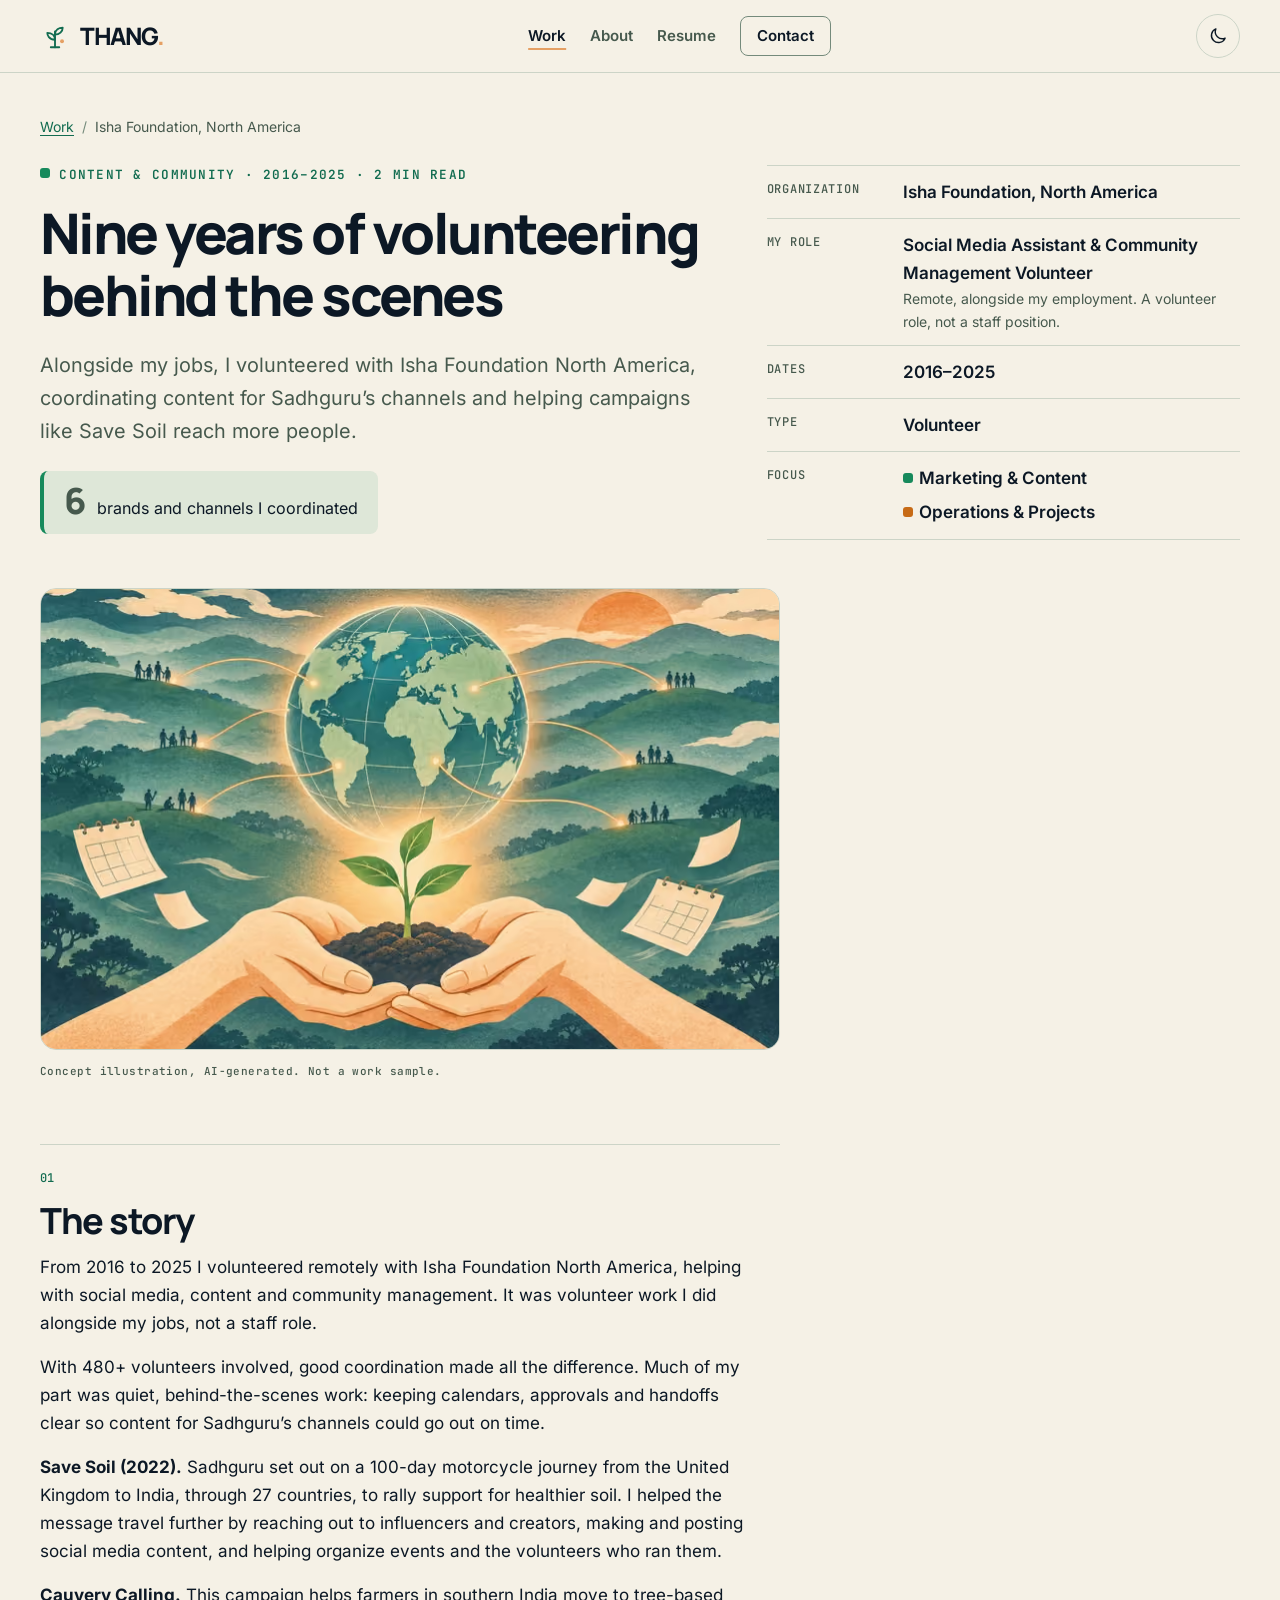
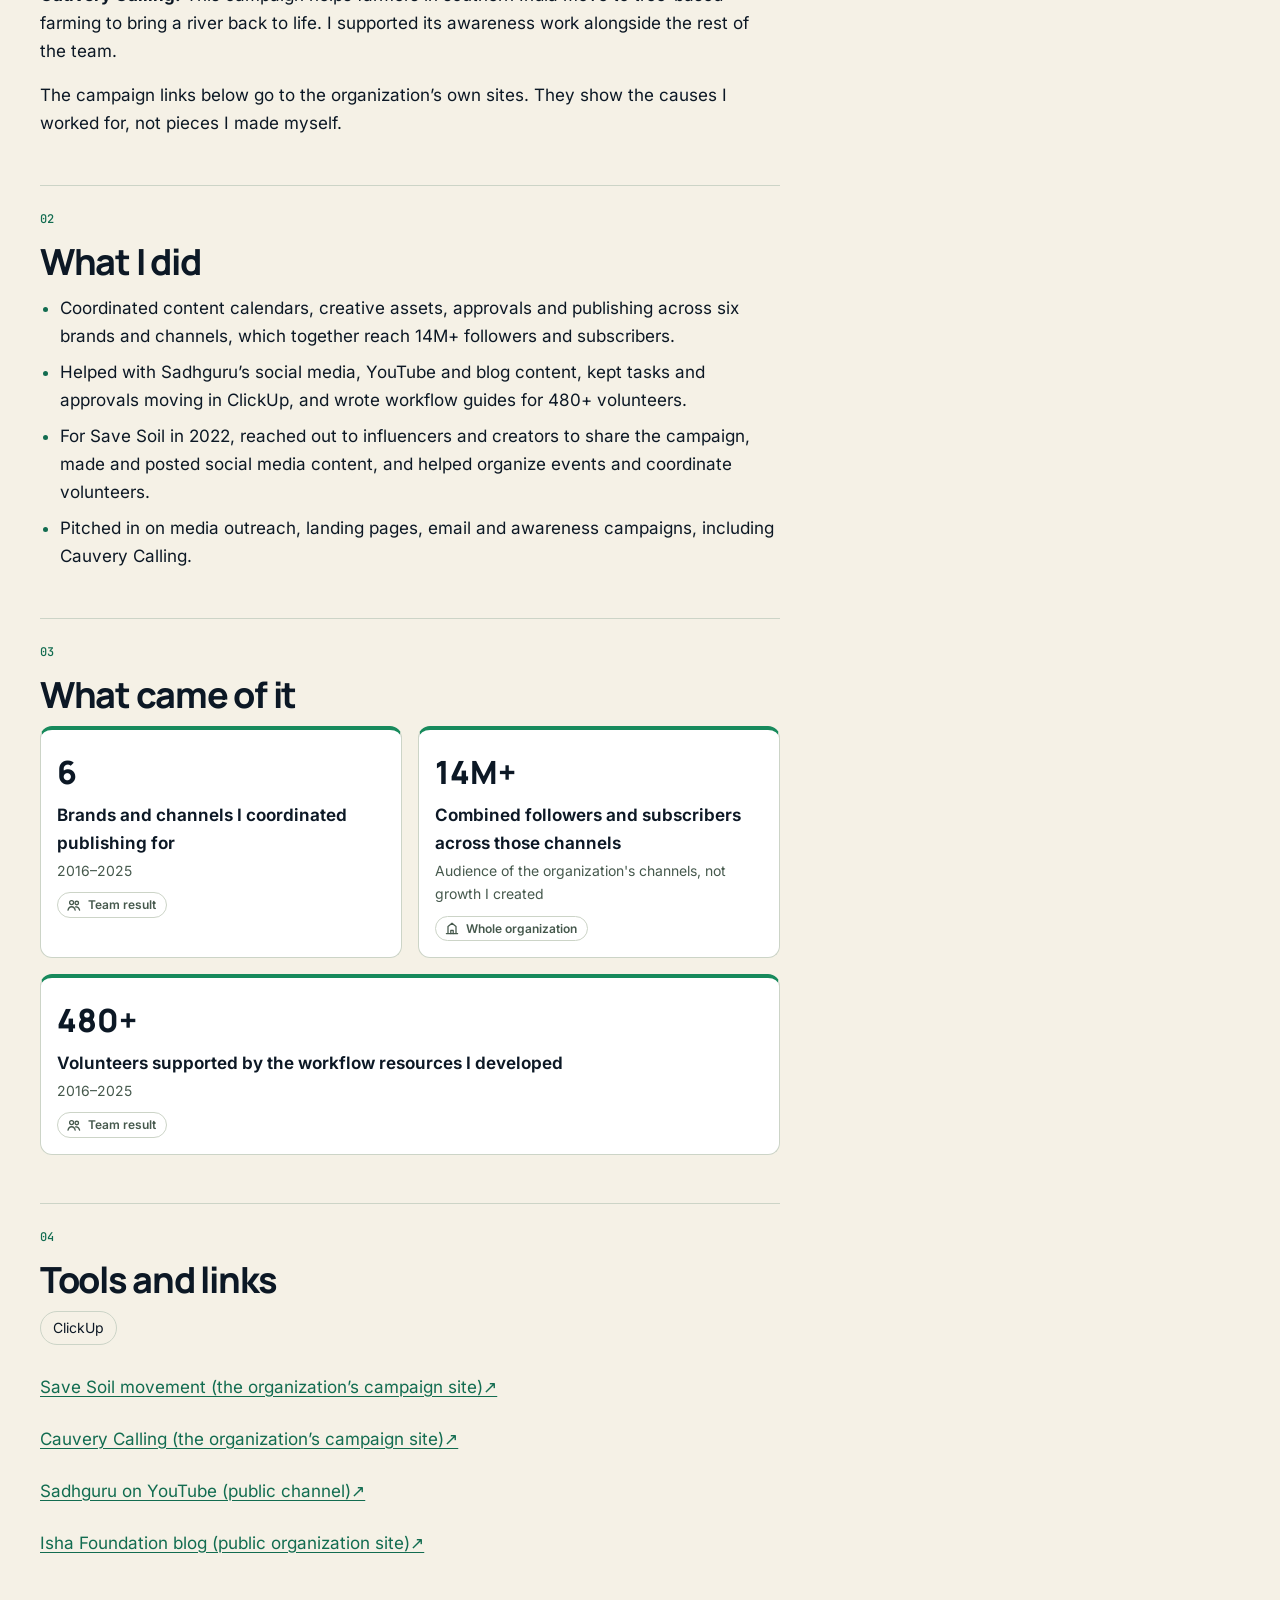
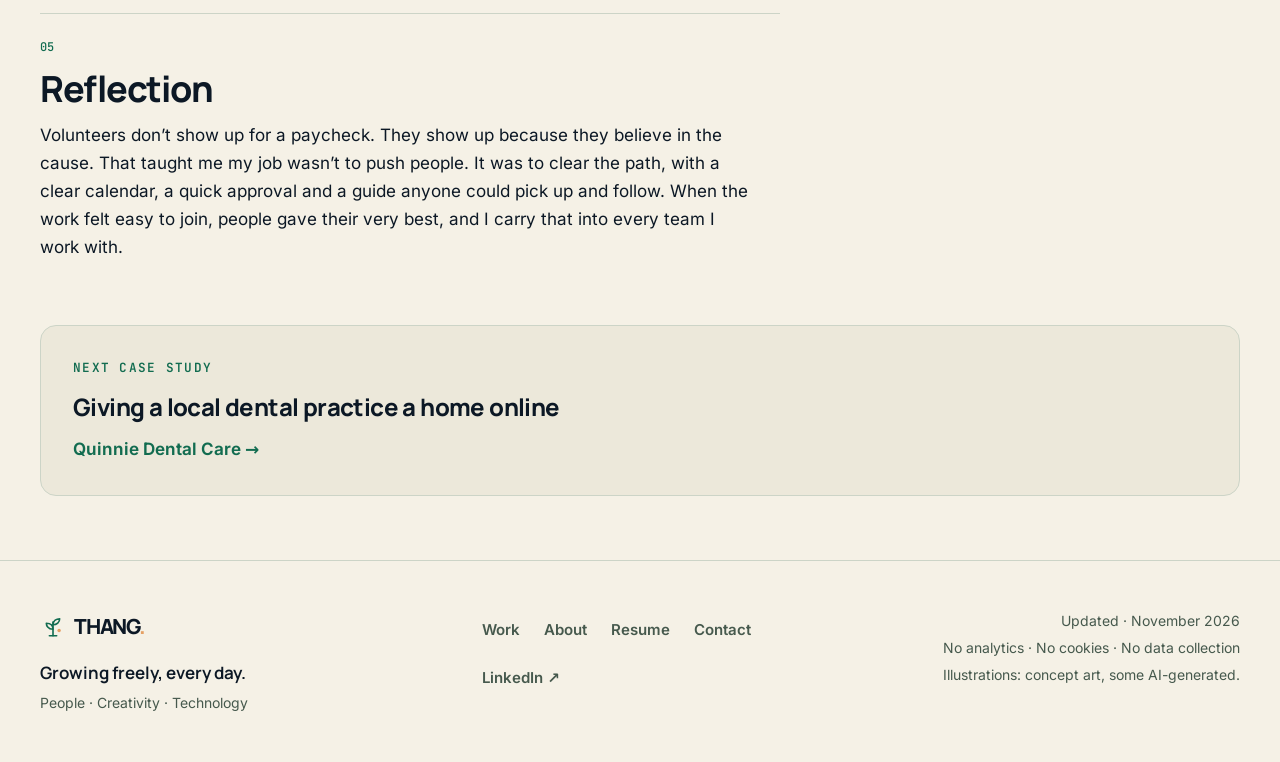
<file: work/isha/index.html>
<!DOCTYPE html><html lang="en" data-astro-cid-z4jru4n3><head><meta charset="utf-8"><meta name="viewport" content="width=device-width, initial-scale=1"><title>Isha Foundation case study — Thang Nguyen</title><meta name="description" content="Alongside my jobs, I volunteered with Isha Foundation North America, coordinating content for Sadhguru’s channels and helping campaigns like Save Soil reach more people."><link rel="canonical" href="https://thangahoy112.github.io/work/isha/"><meta property="og:type" content="website"><meta property="og:site_name" content="THANG."><meta property="og:title" content="Isha Foundation case study — Thang Nguyen"><meta property="og:description" content="Alongside my jobs, I volunteered with Isha Foundation North America, coordinating content for Sadhguru’s channels and helping campaigns like Save Soil reach more people."><meta property="og:url" content="https://thangahoy112.github.io/work/isha/"><meta property="og:image" content="https://thangahoy112.github.io/og-image.png"><meta property="og:image:width" content="1200"><meta property="og:image:height" content="630"><meta property="og:image:alt" content="THANG. Ahoy! I’m Thang. Let’s make it happen. AI-generated concept art of a young tree on a hillside at sunset with its roots reaching down to a seed."><meta name="twitter:card" content="summary_large_image"><meta name="color-scheme" content="light dark"><meta name="theme-color" content="#F5F1E6" media="(prefers-color-scheme: light)"><meta name="theme-color" content="#0C1825" media="(prefers-color-scheme: dark)"><link rel="icon" href="/favicon.svg" type="image/svg+xml"><link rel="preload" href="/_astro/manrope-latin-wght-normal.DHIcAJRg.woff2" as="font" type="font/woff2" crossorigin><link rel="preload" href="/_astro/inter-latin-wght-normal.Dx4kXJAl.woff2" as="font" type="font/woff2" crossorigin><meta name="generator" content="Astro v7.4.13"><!-- Apply saved or OS theme before first paint; adds .js for progressive enhancement. --><script>
      (function () {
        var root = document.documentElement;
        root.classList.add('js');
        try {
          var saved = localStorage.getItem('thang-theme');
          if (saved === 'light' || saved === 'dark') { root.dataset.theme = saved; return; }
        } catch (e) {}
        root.dataset.theme = window.matchMedia('(prefers-color-scheme: dark)').matches ? 'dark' : 'light';
      })();
    </script><link rel="stylesheet" href="/_astro/BaseLayout.DUJMm6ej.css"><link rel="stylesheet" href="/_astro/_slug_.DFXCruqL.css"></head><body data-astro-cid-z4jru4n3><a class="skip-link" href="#main" data-astro-cid-z4jru4n3>Skip to content</a><header class="site-header" data-astro-cid-nen7h5rs><div class="wrap header-inner" data-astro-cid-nen7h5rs><a class="brand" href="/" aria-label="THANG. — home" data-astro-cid-nen7h5rs><svg class="brand-mark" width="30" height="30" viewBox="0 0 32 32" fill="none" aria-hidden="true" focusable="false"><g stroke="currentColor" stroke-width="2" stroke-linecap="round" stroke-linejoin="round"><path d="M16 28V11"></path><path d="M16 20c-6.5 0-8.2-4.8-8.2-7.4 4.8 0 8.2 2.7 8.2 7.4Z"></path><path d="M16 14.5c0-5.2 4.4-7.3 8.2-7.3 0 4.2-3.5 7.3-8.2 7.3Z"></path><path d="M11.5 28h9"></path></g><circle cx="23.5" cy="21.5" r="2.1" fill="var(--color-copper)"></circle></svg><span class="wordmark" aria-hidden="true" data-astro-cid-nen7h5rs>THANG<span class="dot" data-astro-cid-nen7h5rs>.</span></span></a><nav id="site-nav" class="site-nav" aria-label="Main" data-open="false" data-astro-cid-nen7h5rs><ul role="list" data-astro-cid-nen7h5rs><li data-astro-cid-nen7h5rs><a href="/work/" aria-current="page" data-astro-cid-nen7h5rs>Work</a></li><li data-astro-cid-nen7h5rs><a href="/about/" data-astro-cid-nen7h5rs>About</a></li><li data-astro-cid-nen7h5rs><a href="/resume/" data-astro-cid-nen7h5rs>Resume</a></li><li data-astro-cid-nen7h5rs><a href="/contact/" class="nav-cta" data-astro-cid-nen7h5rs>Contact</a></li></ul></nav><div class="controls" data-astro-cid-nen7h5rs><button class="theme-toggle icon-button" type="button" data-theme-toggle aria-label="Switch theme" hidden data-astro-cid-l6lhmie6><svg class="icon-sun" viewBox="0 0 24 24" width="20" height="20" fill="none" stroke="currentColor" stroke-width="1.7" stroke-linecap="round" aria-hidden="true" focusable="false" data-astro-cid-l6lhmie6><circle cx="12" cy="12" r="4" data-astro-cid-l6lhmie6></circle><path d="M12 2v2.5M12 19.5V22M2 12h2.5M19.5 12H22M4.9 4.9l1.8 1.8M17.3 17.3l1.8 1.8M4.9 19.1l1.8-1.8M17.3 6.7l1.8-1.8" data-astro-cid-l6lhmie6></path></svg><svg class="icon-moon" viewBox="0 0 24 24" width="20" height="20" fill="none" stroke="currentColor" stroke-width="1.7" stroke-linejoin="round" aria-hidden="true" focusable="false" data-astro-cid-l6lhmie6><path d="M20.5 14.6A8.5 8.5 0 0 1 9.4 3.5a8.5 8.5 0 1 0 11.1 11.1Z" data-astro-cid-l6lhmie6></path></svg></button><script type="module">var e=`thang-theme`,t=document.documentElement,n=window.matchMedia(`(prefers-color-scheme: dark)`);function r(){try{let t=localStorage.getItem(e);return t===`light`||t===`dark`?t:null}catch{return null}}function i(){let e=t.dataset.theme;return e===`light`||e===`dark`?e:n.matches?`dark`:`light`}function a(){let e=i();document.querySelectorAll(`[data-theme-toggle]`).forEach(t=>{let n=e===`dark`?`light`:`dark`;t.setAttribute(`aria-label`,`Switch to ${n} theme`),t.dataset.current=e})}function o(n,r){if(t.dataset.theme=n,r)try{localStorage.setItem(e,n)}catch{}a()}document.querySelectorAll(`[data-theme-toggle]`).forEach(e=>{e.hidden=!1,e.addEventListener(`click`,()=>o(i()===`dark`?`light`:`dark`,!0))}),n.addEventListener(`change`,e=>{r()||o(e.matches?`dark`:`light`,!1)}),a();</script><button class="menu-toggle icon-button" type="button" data-menu-toggle aria-controls="site-nav" aria-expanded="false" aria-label="Open navigation menu" hidden data-astro-cid-nen7h5rs><svg viewBox="0 0 24 24" width="20" height="20" fill="none" stroke="currentColor" stroke-width="1.8" stroke-linecap="round" aria-hidden="true" focusable="false" data-astro-cid-nen7h5rs><path class="bar bar-1" d="M4 7h16" data-astro-cid-nen7h5rs></path><path class="bar bar-2" d="M4 12h16" data-astro-cid-nen7h5rs></path><path class="bar bar-3" d="M4 17h16" data-astro-cid-nen7h5rs></path></svg></button></div></div></header><script type="module">var e=document.querySelector(`[data-menu-toggle]`),t=document.getElementById(`site-nav`),n=window.matchMedia(`(min-width: 768px)`);if(e&&t){let r=Array.from(t.querySelectorAll(`a`)),i=()=>e.getAttribute(`aria-expanded`)===`true`,a=(n,{restoreFocus:i=!1}={})=>{e.setAttribute(`aria-expanded`,String(n)),e.setAttribute(`aria-label`,n?`Close navigation menu`:`Open navigation menu`),t.dataset.open=String(n),n?r[0]?.focus():i&&e.focus()};e.hidden=!1,a(!1),e.addEventListener(`click`,()=>a(!i())),r.forEach(e=>e.addEventListener(`click`,()=>{i()&&a(!1)})),document.addEventListener(`keydown`,e=>{e.key===`Escape`&&i()&&a(!1,{restoreFocus:!0})}),document.addEventListener(`click`,n=>{let r=n.target;i()&&!t.contains(r)&&!e.contains(r)&&a(!1)}),t.addEventListener(`focusout`,n=>{let r=n.relatedTarget;i()&&r&&!t.contains(r)&&r!==e&&a(!1)}),n.addEventListener(`change`,e=>{e.matches&&a(!1)})}</script><main id="main" tabindex="-1" data-astro-cid-z4jru4n3><article class="case" data-area="marketing" data-astro-cid-pznzci7v><header class="wrap case-header" data-astro-cid-pznzci7v><nav aria-label="Breadcrumb" class="crumbs" data-astro-cid-pznzci7v><ol role="list" data-astro-cid-pznzci7v><li data-astro-cid-pznzci7v><a href="/work/" data-astro-cid-pznzci7v>Work</a></li><li aria-current="page" data-astro-cid-pznzci7v>Isha Foundation, North America</li></ol></nav><div class="case-intro" data-astro-cid-pznzci7v><div data-astro-cid-pznzci7v><p class="eyebrow" data-astro-cid-pznzci7v><span class="swatch" aria-hidden="true" data-astro-cid-pznzci7v></span> Content &amp; community · 2016–2025 · 2 min read</p><h1 data-astro-cid-pznzci7v>Nine years of volunteering behind the scenes</h1><p class="summary" data-astro-cid-pznzci7v>Alongside my jobs, I volunteered with Isha Foundation North America, coordinating content for Sadhguru’s channels and helping campaigns like Save Soil reach more people.</p><p class="headline-metric" data-astro-cid-pznzci7v><span class="hm-value" data-astro-cid-pznzci7v>6</span> <span class="hm-label" data-astro-cid-pznzci7v>brands and channels I coordinated</span></p></div><dl class="facts" data-astro-cid-pznzci7v><div data-astro-cid-pznzci7v><dt data-astro-cid-pznzci7v>Organization</dt><dd data-astro-cid-pznzci7v>Isha Foundation, North America</dd></div><div data-astro-cid-pznzci7v><dt data-astro-cid-pznzci7v>My role</dt><dd data-astro-cid-pznzci7v>Social Media Assistant &amp; Community Management Volunteer<span class="note" data-astro-cid-pznzci7v>Remote, alongside my employment. A volunteer role, not a staff position.</span></dd></div><div data-astro-cid-pznzci7v><dt data-astro-cid-pznzci7v>Dates</dt><dd data-astro-cid-pznzci7v>2016–2025</dd></div><div data-astro-cid-pznzci7v><dt data-astro-cid-pznzci7v>Type</dt><dd data-astro-cid-pznzci7v>Volunteer</dd></div><div data-astro-cid-pznzci7v><dt data-astro-cid-pznzci7v>Focus</dt><dd data-astro-cid-pznzci7v><ul role="list" class="focus-tags" data-astro-cid-pznzci7v><li data-area="marketing" data-astro-cid-pznzci7v><span class="swatch" aria-hidden="true" data-astro-cid-pznzci7v></span>Marketing &amp; Content</li><li data-area="operations" data-astro-cid-pznzci7v><span class="swatch" aria-hidden="true" data-astro-cid-pznzci7v></span>Operations &amp; Projects</li></ul></dd></div></dl></div></header><figure class="wrap plate" data-astro-cid-pznzci7v><div class="plate-art" data-astro-cid-pznzci7v><picture data-astro-cid-pznzci7v="true"><source srcset="/_astro/isha.DR4jnkk__26tGo5.avif 480w, /_astro/isha.DR4jnkk__1ib1Wr.avif 740w, /_astro/isha.DR4jnkk__Z2vjerL.avif 1100w, /_astro/isha.DR4jnkk__Zu9EMD.avif 1480w" type="image/avif" sizes="(min-width: 788px) 740px, calc(100vw - 32px)"><source srcset="/_astro/isha.DR4jnkk__1NRzfJ.webp 480w, /_astro/isha.DR4jnkk__10yTO6.webp 740w, /_astro/isha.DR4jnkk__Z1hLz3z.webp 1100w, /_astro/isha.DR4jnkk__ImYAy.webp 1480w" type="image/webp" sizes="(min-width: 788px) 740px, calc(100vw - 32px)"><img src="/_astro/isha.DR4jnkk__pAFYS.jpg" srcset="/_astro/isha.DR4jnkk__1HVdbG.jpg 480w, /_astro/isha.DR4jnkk__TCxK3.jpg 740w, /_astro/isha.DR4jnkk__LglGP.jpg 1100w, /_astro/isha.DR4jnkk__Z2hLdrX.jpg 1480w" sizes="(min-width: 788px) 740px, calc(100vw - 32px)" alt="Cupped hands holding soil and a sapling beneath a glowing globe, with threads of light linking small groups of people on the surrounding hills." loading="eager" data-astro-cid-pznzci7v="true" decoding="async" width="1536" height="1024" class="plate-img"></picture></div><figcaption data-astro-cid-pznzci7v>Concept illustration, AI-generated. Not a work sample.</figcaption></figure><div class="wrap case-body" data-astro-cid-pznzci7v><div class="sections" data-astro-cid-pznzci7v><section aria-labelledby="s-context" data-astro-cid-pznzci7v><p class="num" aria-hidden="true" data-astro-cid-pznzci7v>01</p><h2 id="s-context" data-astro-cid-pznzci7v>The story</h2><div class="prose" data-astro-cid-pznzci7v><p>From 2016 to 2025 I volunteered remotely with Isha Foundation North America, helping with social media, content and community management. It was volunteer work I did alongside my jobs, not a staff role.</p>
<p>With 480+ volunteers involved, good coordination made all the difference. Much of my part was quiet, behind-the-scenes work: keeping calendars, approvals and handoffs clear so content for Sadhguru’s channels could go out on time.</p>
<p><strong>Save Soil (2022).</strong> Sadhguru set out on a 100-day motorcycle journey from the United Kingdom to India, through 27 countries, to rally support for healthier soil. I helped the message travel further by reaching out to influencers and creators, making and posting social media content, and helping organize events and the volunteers who ran them.</p>
<p><strong>Cauvery Calling.</strong> This campaign helps farmers in southern India move to tree-based farming to bring a river back to life. I supported its awareness work alongside the rest of the team.</p>
<p>The campaign links below go to the organization’s own sites. They show the causes I worked for, not pieces I made myself.</p>
</div></section><section aria-labelledby="s-actions" data-astro-cid-pznzci7v><p class="num" aria-hidden="true" data-astro-cid-pznzci7v>02</p><h2 id="s-actions" data-astro-cid-pznzci7v>What I did</h2><ul class="actions" data-astro-cid-pznzci7v><li data-astro-cid-pznzci7v>Coordinated content calendars, creative assets, approvals and publishing across six brands and channels, which together reach 14M+ followers and subscribers.</li><li data-astro-cid-pznzci7v>Helped with Sadhguru’s social media, YouTube and blog content, kept tasks and approvals moving in ClickUp, and wrote workflow guides for 480+ volunteers.</li><li data-astro-cid-pznzci7v>For Save Soil in 2022, reached out to influencers and creators to share the campaign, made and posted social media content, and helped organize events and coordinate volunteers.</li><li data-astro-cid-pznzci7v>Pitched in on media outreach, landing pages, email and awareness campaigns, including Cauvery Calling.</li></ul></section><section aria-labelledby="s-results" data-astro-cid-pznzci7v><p class="num" aria-hidden="true" data-astro-cid-pznzci7v>03</p><h2 id="s-results" data-astro-cid-pznzci7v>What came of it</h2><ul role="list" class="results" data-astro-cid-pznzci7v><li class="attr-team" data-astro-cid-pznzci7v><span class="value" data-astro-cid-pznzci7v>6</span><span class="label" data-astro-cid-pznzci7v>Brands and channels I coordinated publishing for</span><span class="context" data-astro-cid-pznzci7v>2016–2025</span><span class="who" data-astro-cid-pznzci7v><svg viewBox="0 0 20 20" width="16" height="16" fill="none" stroke="currentColor" stroke-width="1.6" stroke-linecap="round" stroke-linejoin="round" aria-hidden="true" focusable="false" data-astro-cid-pznzci7v><circle cx="7" cy="7" r="2.5" data-astro-cid-pznzci7v></circle><circle cx="13.5" cy="7.5" r="2.2" data-astro-cid-pznzci7v></circle><path d="M2.5 16.5c.6-2.8 2.4-4.3 4.5-4.3s3.9 1.5 4.5 4.3M12 12.4c2.2-.3 4.3 1 5 4.1" data-astro-cid-pznzci7v></path></svg>Team result</span></li><li class="attr-organization" data-astro-cid-pznzci7v><span class="value" data-astro-cid-pznzci7v>14M+</span><span class="label" data-astro-cid-pznzci7v>Combined followers and subscribers across those channels</span><span class="context" data-astro-cid-pznzci7v>Audience of the organization&#39;s channels, not growth I created</span><span class="who" data-astro-cid-pznzci7v><svg viewBox="0 0 20 20" width="16" height="16" fill="none" stroke="currentColor" stroke-width="1.6" stroke-linecap="round" stroke-linejoin="round" aria-hidden="true" focusable="false" data-astro-cid-pznzci7v><path d="M3 17h14M5 17V8l5-4 5 4v9" data-astro-cid-pznzci7v></path><path d="M8.5 17v-4h3v4" data-astro-cid-pznzci7v></path></svg>Whole organization</span></li><li class="attr-team" data-astro-cid-pznzci7v><span class="value" data-astro-cid-pznzci7v>480+</span><span class="label" data-astro-cid-pznzci7v>Volunteers supported by the workflow resources I developed</span><span class="context" data-astro-cid-pznzci7v>2016–2025</span><span class="who" data-astro-cid-pznzci7v><svg viewBox="0 0 20 20" width="16" height="16" fill="none" stroke="currentColor" stroke-width="1.6" stroke-linecap="round" stroke-linejoin="round" aria-hidden="true" focusable="false" data-astro-cid-pznzci7v><circle cx="7" cy="7" r="2.5" data-astro-cid-pznzci7v></circle><circle cx="13.5" cy="7.5" r="2.2" data-astro-cid-pznzci7v></circle><path d="M2.5 16.5c.6-2.8 2.4-4.3 4.5-4.3s3.9 1.5 4.5 4.3M12 12.4c2.2-.3 4.3 1 5 4.1" data-astro-cid-pznzci7v></path></svg>Team result</span></li></ul></section><section aria-labelledby="s-tools" data-astro-cid-pznzci7v><p class="num" aria-hidden="true" data-astro-cid-pznzci7v>04</p><h2 id="s-tools" data-astro-cid-pznzci7v>Tools and links</h2><ul role="list" class="tools" data-astro-cid-pznzci7v><li data-astro-cid-pznzci7v>ClickUp</li></ul><ul role="list" class="links" data-astro-cid-pznzci7v><li data-astro-cid-pznzci7v><a class="prose-link" href="https://consciousplanet.org/en/save-soil" target="_blank" rel="noopener noreferrer" data-astro-cid-pznzci7v>Save Soil movement (the organization’s campaign site)<span class="sr-only" data-astro-cid-pznzci7v> (opens in a new tab)</span> <span aria-hidden="true" data-astro-cid-pznzci7v>↗</span></a></li><li data-astro-cid-pznzci7v><a class="prose-link" href="https://consciousplanet.org/en/cauvery-calling" target="_blank" rel="noopener noreferrer" data-astro-cid-pznzci7v>Cauvery Calling (the organization’s campaign site)<span class="sr-only" data-astro-cid-pznzci7v> (opens in a new tab)</span> <span aria-hidden="true" data-astro-cid-pznzci7v>↗</span></a></li><li data-astro-cid-pznzci7v><a class="prose-link" href="https://www.youtube.com/@sadhguru" target="_blank" rel="noopener noreferrer" data-astro-cid-pznzci7v>Sadhguru on YouTube (public channel)<span class="sr-only" data-astro-cid-pznzci7v> (opens in a new tab)</span> <span aria-hidden="true" data-astro-cid-pznzci7v>↗</span></a></li><li data-astro-cid-pznzci7v><a class="prose-link" href="https://isha.sadhguru.org/en/blog" target="_blank" rel="noopener noreferrer" data-astro-cid-pznzci7v>Isha Foundation blog (public organization site)<span class="sr-only" data-astro-cid-pznzci7v> (opens in a new tab)</span> <span aria-hidden="true" data-astro-cid-pznzci7v>↗</span></a></li></ul></section><section aria-labelledby="s-reflection" data-astro-cid-pznzci7v><p class="num" aria-hidden="true" data-astro-cid-pznzci7v>05</p><h2 id="s-reflection" data-astro-cid-pznzci7v>Reflection</h2><p class="lead" data-astro-cid-pznzci7v>Volunteers don’t show up for a paycheck. They show up because they believe in the cause. That taught me my job wasn’t to push people. It was to clear the path, with a clear calendar, a quick approval and a guide anyone could pick up and follow. When the work felt easy to join, people gave their very best, and I carry that into every team I work with.</p></section></div></div><nav class="wrap next" aria-label="Next case study" data-astro-cid-pznzci7v><a href="/work/quinnie/" data-astro-cid-pznzci7v><span class="eyebrow" data-astro-cid-pznzci7v>Next case study</span><span class="next-title" data-astro-cid-pznzci7v>Giving a local dental practice a home online</span><span class="next-org" data-astro-cid-pznzci7v>Quinnie Dental Care <span aria-hidden="true" data-astro-cid-pznzci7v>→</span></span></a></nav></article></main><footer class="site-footer" data-astro-cid-jo6i4kqk><div class="wrap footer-inner" data-astro-cid-jo6i4kqk><div class="footer-brand" data-astro-cid-jo6i4kqk><a class="brand" href="/" aria-label="THANG. — home" data-astro-cid-jo6i4kqk><svg class="brand-mark" width="26" height="26" viewBox="0 0 32 32" fill="none" aria-hidden="true" focusable="false"><g stroke="currentColor" stroke-width="2" stroke-linecap="round" stroke-linejoin="round"><path d="M16 28V11"></path><path d="M16 20c-6.5 0-8.2-4.8-8.2-7.4 4.8 0 8.2 2.7 8.2 7.4Z"></path><path d="M16 14.5c0-5.2 4.4-7.3 8.2-7.3 0 4.2-3.5 7.3-8.2 7.3Z"></path><path d="M11.5 28h9"></path></g><circle cx="23.5" cy="21.5" r="2.1" fill="var(--color-copper)"></circle></svg><span aria-hidden="true" data-astro-cid-jo6i4kqk>THANG<span class="dot" data-astro-cid-jo6i4kqk>.</span></span></a><p class="signature" data-astro-cid-jo6i4kqk>Growing freely, every day.</p><p class="pillars" data-astro-cid-jo6i4kqk>People · Creativity · Technology</p></div><nav aria-label="Footer" data-astro-cid-jo6i4kqk><ul role="list" class="footer-links" data-astro-cid-jo6i4kqk><li data-astro-cid-jo6i4kqk><a href="/work/" data-astro-cid-jo6i4kqk>Work</a></li><li data-astro-cid-jo6i4kqk><a href="/about/" data-astro-cid-jo6i4kqk>About</a></li><li data-astro-cid-jo6i4kqk><a href="/resume/" data-astro-cid-jo6i4kqk>Resume</a></li><li data-astro-cid-jo6i4kqk><a href="/contact/" data-astro-cid-jo6i4kqk>Contact</a></li><li data-astro-cid-jo6i4kqk><a href="https://www.linkedin.com/in/paninu/" target="_blank" rel="noopener noreferrer" data-astro-cid-jo6i4kqk>LinkedIn<span class="sr-only" data-astro-cid-jo6i4kqk> (opens in a new tab)</span><span aria-hidden="true" class="ext" data-astro-cid-jo6i4kqk>↗</span></a></li></ul></nav><div class="footer-meta" data-astro-cid-jo6i4kqk><p data-astro-cid-jo6i4kqk>Updated · November 2026</p><p data-astro-cid-jo6i4kqk>No analytics · No cookies · No data collection</p><p data-astro-cid-jo6i4kqk>Illustrations: concept art, some AI-generated.</p></div></div></footer></body></html>
</file>
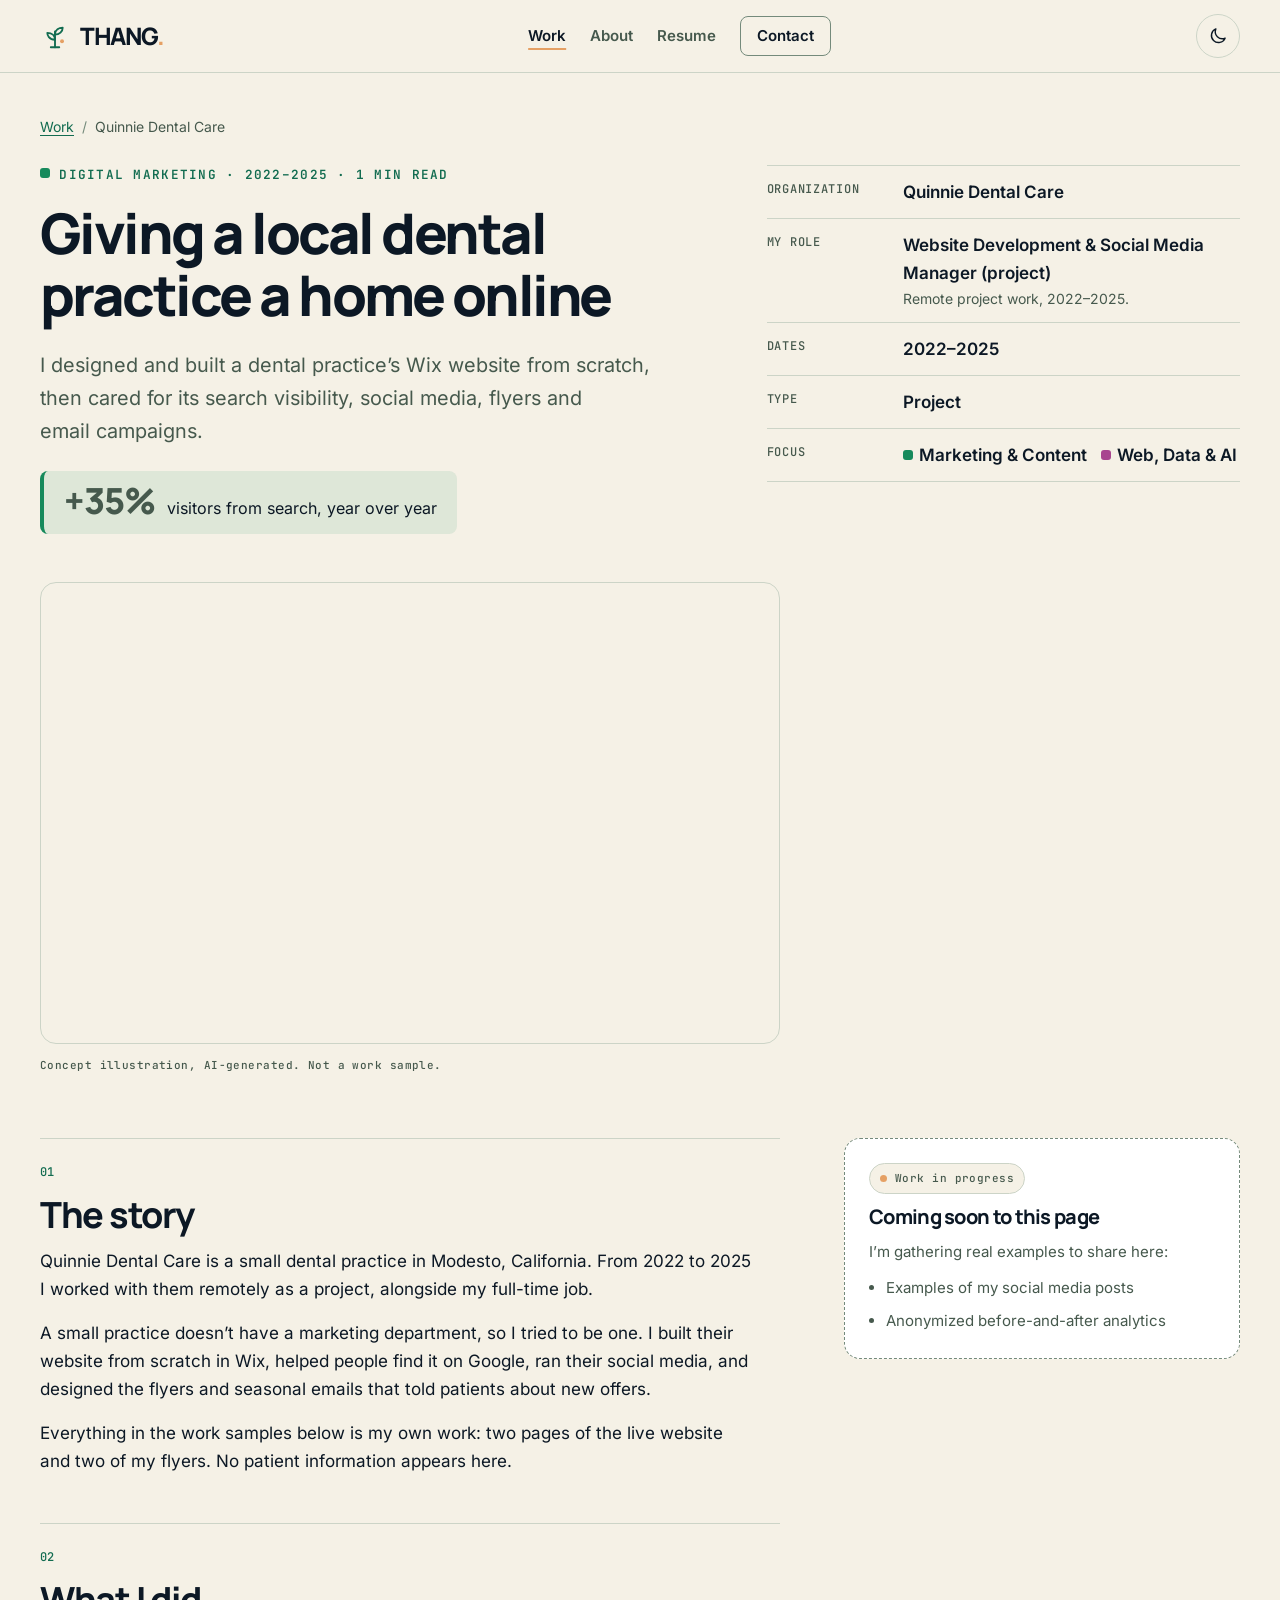
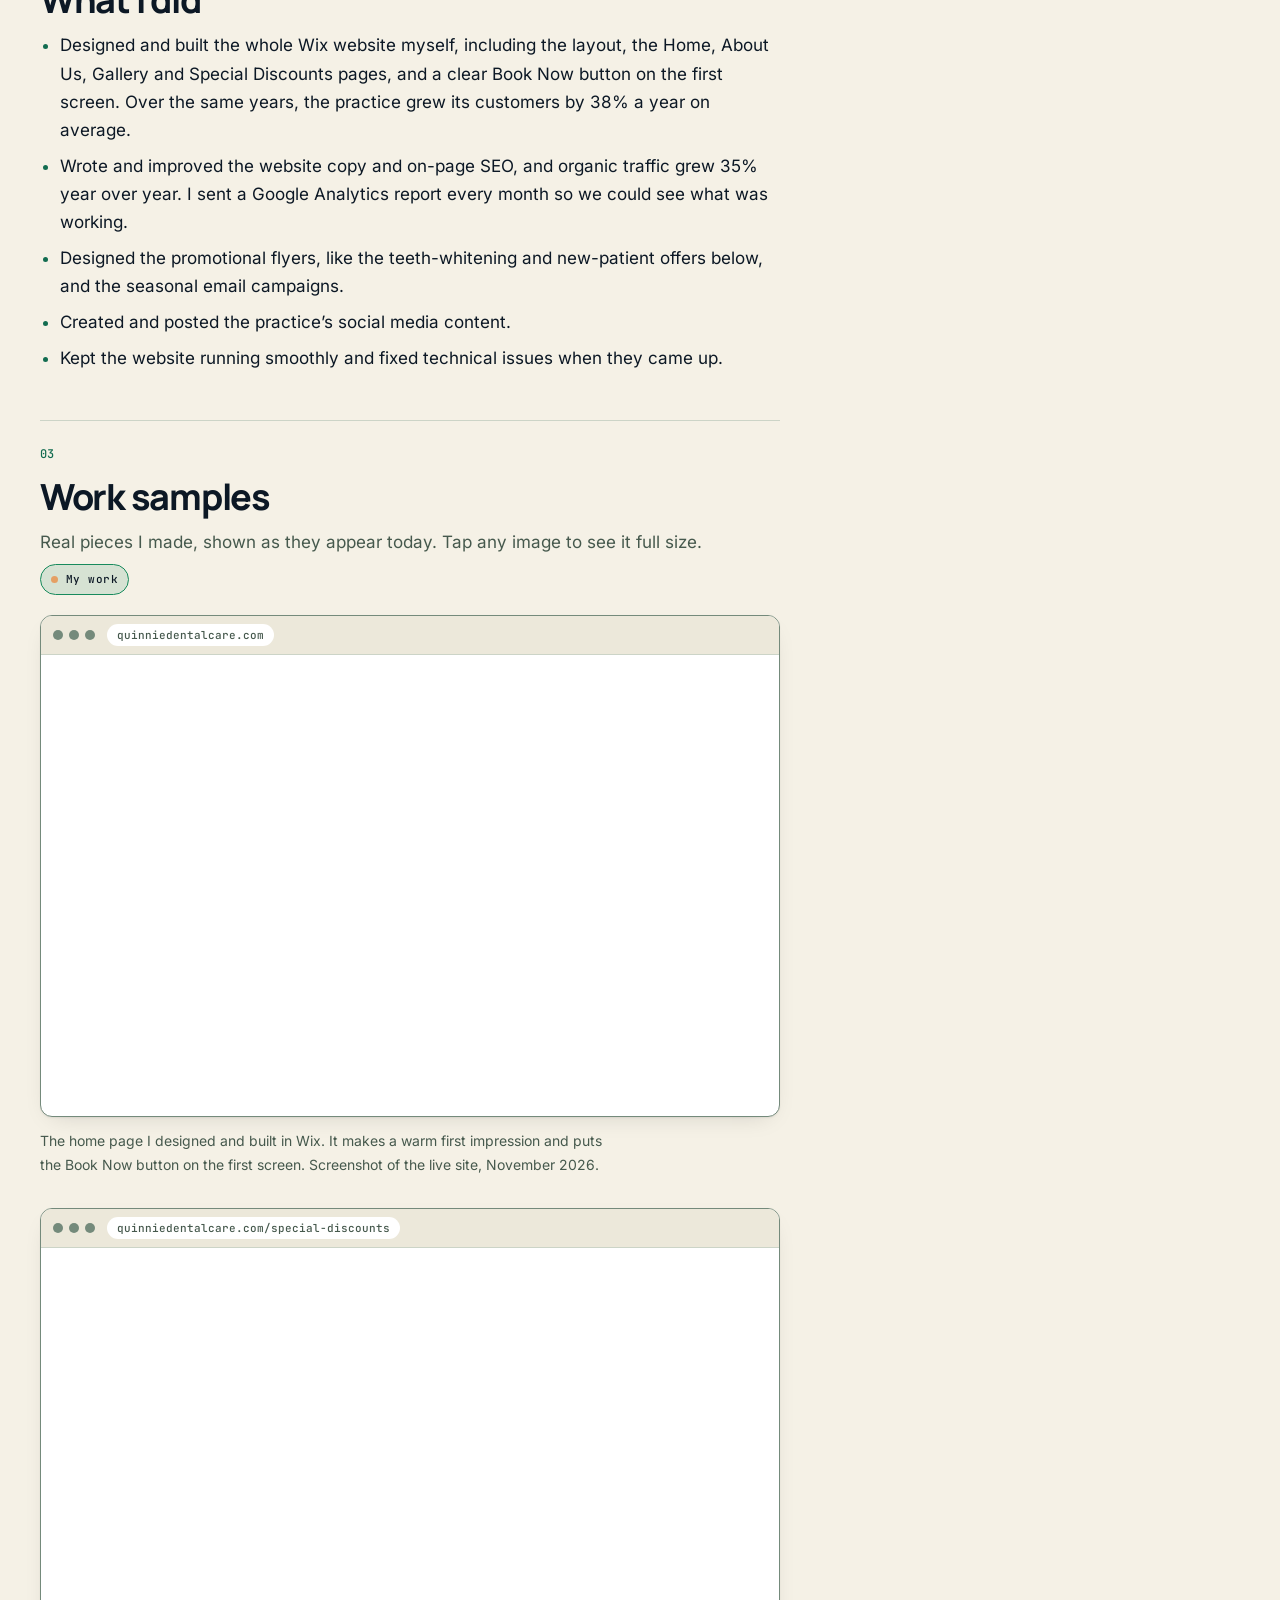
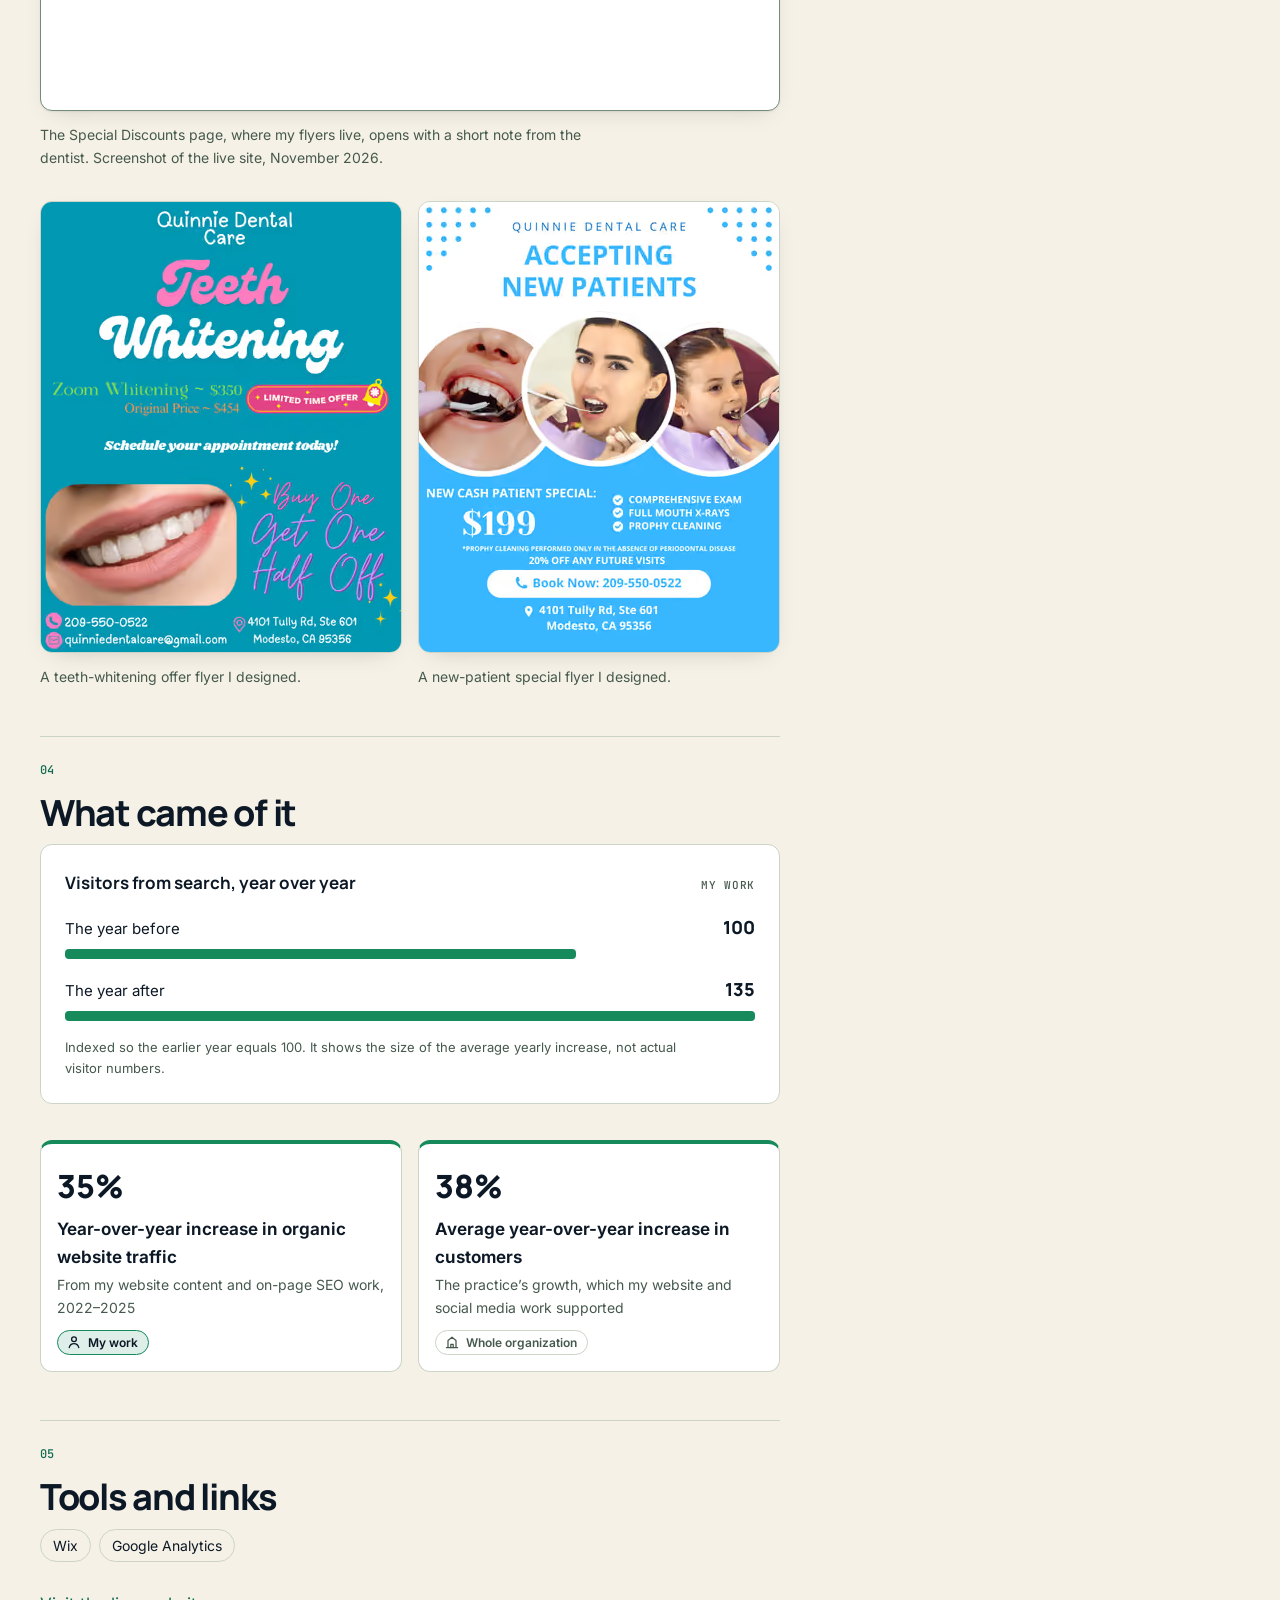
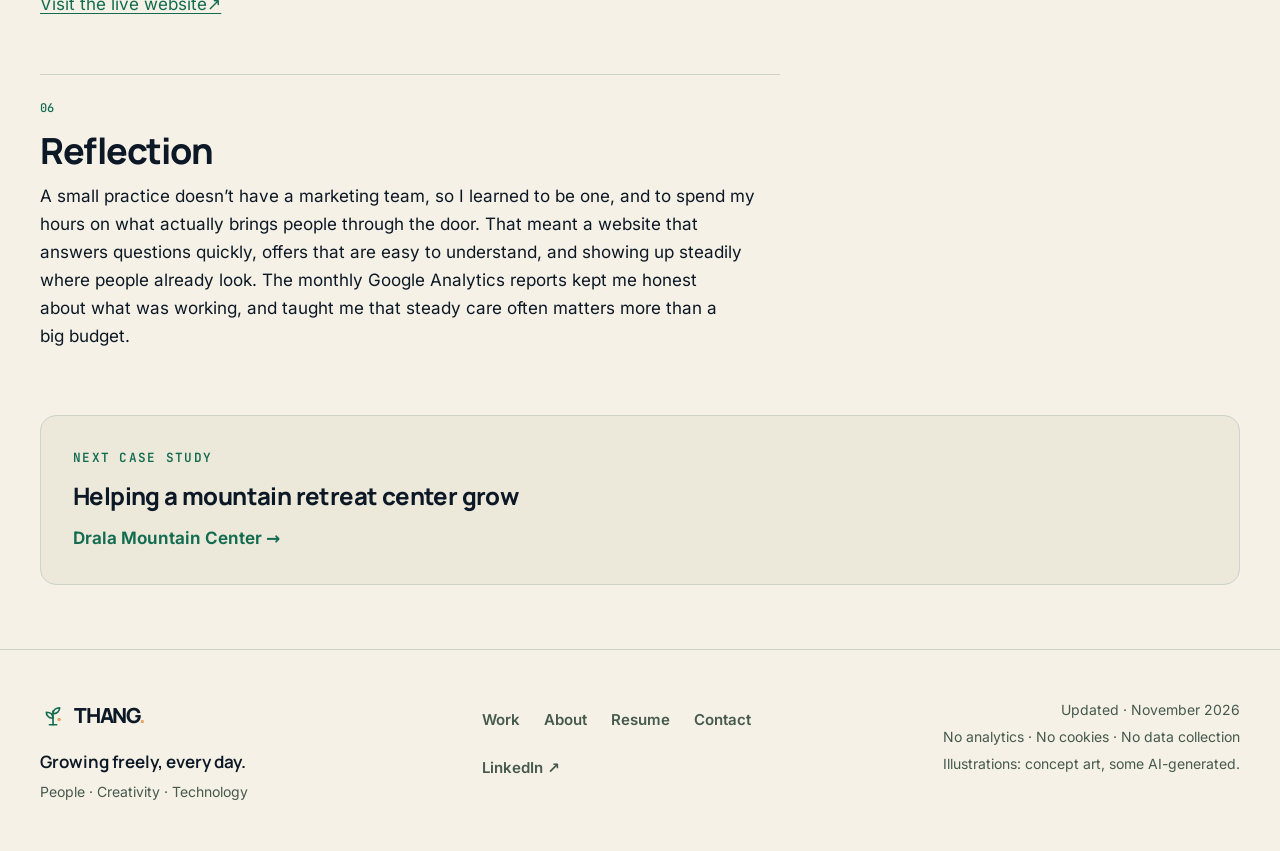
<file: work/quinnie/index.html>
<!DOCTYPE html><html lang="en" data-astro-cid-z4jru4n3><head><meta charset="utf-8"><meta name="viewport" content="width=device-width, initial-scale=1"><title>Quinnie Dental Care case study — Thang Nguyen</title><meta name="description" content="I designed and built a dental practice’s Wix website from scratch, then cared for its search visibility, social media, flyers and email campaigns."><link rel="canonical" href="https://thangahoy112.github.io/work/quinnie/"><meta property="og:type" content="website"><meta property="og:site_name" content="THANG."><meta property="og:title" content="Quinnie Dental Care case study — Thang Nguyen"><meta property="og:description" content="I designed and built a dental practice’s Wix website from scratch, then cared for its search visibility, social media, flyers and email campaigns."><meta property="og:url" content="https://thangahoy112.github.io/work/quinnie/"><meta property="og:image" content="https://thangahoy112.github.io/og-image.png"><meta property="og:image:width" content="1200"><meta property="og:image:height" content="630"><meta property="og:image:alt" content="THANG. Ahoy! I’m Thang. Let’s make it happen. AI-generated concept art of a young tree on a hillside at sunset with its roots reaching down to a seed."><meta name="twitter:card" content="summary_large_image"><meta name="color-scheme" content="light dark"><meta name="theme-color" content="#F5F1E6" media="(prefers-color-scheme: light)"><meta name="theme-color" content="#0C1825" media="(prefers-color-scheme: dark)"><link rel="icon" href="/favicon.svg" type="image/svg+xml"><link rel="preload" href="/_astro/manrope-latin-wght-normal.DHIcAJRg.woff2" as="font" type="font/woff2" crossorigin><link rel="preload" href="/_astro/inter-latin-wght-normal.Dx4kXJAl.woff2" as="font" type="font/woff2" crossorigin><meta name="generator" content="Astro v7.4.13"><!-- Apply saved or OS theme before first paint; adds .js for progressive enhancement. --><script>
      (function () {
        var root = document.documentElement;
        root.classList.add('js');
        try {
          var saved = localStorage.getItem('thang-theme');
          if (saved === 'light' || saved === 'dark') { root.dataset.theme = saved; return; }
        } catch (e) {}
        root.dataset.theme = window.matchMedia('(prefers-color-scheme: dark)').matches ? 'dark' : 'light';
      })();
    </script><link rel="stylesheet" href="/_astro/BaseLayout.DUJMm6ej.css"><link rel="stylesheet" href="/_astro/_slug_.DFXCruqL.css"></head><body data-astro-cid-z4jru4n3><a class="skip-link" href="#main" data-astro-cid-z4jru4n3>Skip to content</a><header class="site-header" data-astro-cid-nen7h5rs><div class="wrap header-inner" data-astro-cid-nen7h5rs><a class="brand" href="/" aria-label="THANG. — home" data-astro-cid-nen7h5rs><svg class="brand-mark" width="30" height="30" viewBox="0 0 32 32" fill="none" aria-hidden="true" focusable="false"><g stroke="currentColor" stroke-width="2" stroke-linecap="round" stroke-linejoin="round"><path d="M16 28V11"></path><path d="M16 20c-6.5 0-8.2-4.8-8.2-7.4 4.8 0 8.2 2.7 8.2 7.4Z"></path><path d="M16 14.5c0-5.2 4.4-7.3 8.2-7.3 0 4.2-3.5 7.3-8.2 7.3Z"></path><path d="M11.5 28h9"></path></g><circle cx="23.5" cy="21.5" r="2.1" fill="var(--color-copper)"></circle></svg><span class="wordmark" aria-hidden="true" data-astro-cid-nen7h5rs>THANG<span class="dot" data-astro-cid-nen7h5rs>.</span></span></a><nav id="site-nav" class="site-nav" aria-label="Main" data-open="false" data-astro-cid-nen7h5rs><ul role="list" data-astro-cid-nen7h5rs><li data-astro-cid-nen7h5rs><a href="/work/" aria-current="page" data-astro-cid-nen7h5rs>Work</a></li><li data-astro-cid-nen7h5rs><a href="/about/" data-astro-cid-nen7h5rs>About</a></li><li data-astro-cid-nen7h5rs><a href="/resume/" data-astro-cid-nen7h5rs>Resume</a></li><li data-astro-cid-nen7h5rs><a href="/contact/" class="nav-cta" data-astro-cid-nen7h5rs>Contact</a></li></ul></nav><div class="controls" data-astro-cid-nen7h5rs><button class="theme-toggle icon-button" type="button" data-theme-toggle aria-label="Switch theme" hidden data-astro-cid-l6lhmie6><svg class="icon-sun" viewBox="0 0 24 24" width="20" height="20" fill="none" stroke="currentColor" stroke-width="1.7" stroke-linecap="round" aria-hidden="true" focusable="false" data-astro-cid-l6lhmie6><circle cx="12" cy="12" r="4" data-astro-cid-l6lhmie6></circle><path d="M12 2v2.5M12 19.5V22M2 12h2.5M19.5 12H22M4.9 4.9l1.8 1.8M17.3 17.3l1.8 1.8M4.9 19.1l1.8-1.8M17.3 6.7l1.8-1.8" data-astro-cid-l6lhmie6></path></svg><svg class="icon-moon" viewBox="0 0 24 24" width="20" height="20" fill="none" stroke="currentColor" stroke-width="1.7" stroke-linejoin="round" aria-hidden="true" focusable="false" data-astro-cid-l6lhmie6><path d="M20.5 14.6A8.5 8.5 0 0 1 9.4 3.5a8.5 8.5 0 1 0 11.1 11.1Z" data-astro-cid-l6lhmie6></path></svg></button><script type="module">var e=`thang-theme`,t=document.documentElement,n=window.matchMedia(`(prefers-color-scheme: dark)`);function r(){try{let t=localStorage.getItem(e);return t===`light`||t===`dark`?t:null}catch{return null}}function i(){let e=t.dataset.theme;return e===`light`||e===`dark`?e:n.matches?`dark`:`light`}function a(){let e=i();document.querySelectorAll(`[data-theme-toggle]`).forEach(t=>{let n=e===`dark`?`light`:`dark`;t.setAttribute(`aria-label`,`Switch to ${n} theme`),t.dataset.current=e})}function o(n,r){if(t.dataset.theme=n,r)try{localStorage.setItem(e,n)}catch{}a()}document.querySelectorAll(`[data-theme-toggle]`).forEach(e=>{e.hidden=!1,e.addEventListener(`click`,()=>o(i()===`dark`?`light`:`dark`,!0))}),n.addEventListener(`change`,e=>{r()||o(e.matches?`dark`:`light`,!1)}),a();</script><button class="menu-toggle icon-button" type="button" data-menu-toggle aria-controls="site-nav" aria-expanded="false" aria-label="Open navigation menu" hidden data-astro-cid-nen7h5rs><svg viewBox="0 0 24 24" width="20" height="20" fill="none" stroke="currentColor" stroke-width="1.8" stroke-linecap="round" aria-hidden="true" focusable="false" data-astro-cid-nen7h5rs><path class="bar bar-1" d="M4 7h16" data-astro-cid-nen7h5rs></path><path class="bar bar-2" d="M4 12h16" data-astro-cid-nen7h5rs></path><path class="bar bar-3" d="M4 17h16" data-astro-cid-nen7h5rs></path></svg></button></div></div></header><script type="module">var e=document.querySelector(`[data-menu-toggle]`),t=document.getElementById(`site-nav`),n=window.matchMedia(`(min-width: 768px)`);if(e&&t){let r=Array.from(t.querySelectorAll(`a`)),i=()=>e.getAttribute(`aria-expanded`)===`true`,a=(n,{restoreFocus:i=!1}={})=>{e.setAttribute(`aria-expanded`,String(n)),e.setAttribute(`aria-label`,n?`Close navigation menu`:`Open navigation menu`),t.dataset.open=String(n),n?r[0]?.focus():i&&e.focus()};e.hidden=!1,a(!1),e.addEventListener(`click`,()=>a(!i())),r.forEach(e=>e.addEventListener(`click`,()=>{i()&&a(!1)})),document.addEventListener(`keydown`,e=>{e.key===`Escape`&&i()&&a(!1,{restoreFocus:!0})}),document.addEventListener(`click`,n=>{let r=n.target;i()&&!t.contains(r)&&!e.contains(r)&&a(!1)}),t.addEventListener(`focusout`,n=>{let r=n.relatedTarget;i()&&r&&!t.contains(r)&&r!==e&&a(!1)}),n.addEventListener(`change`,e=>{e.matches&&a(!1)})}</script><main id="main" tabindex="-1" data-astro-cid-z4jru4n3><article class="case" data-area="marketing" data-astro-cid-pznzci7v><header class="wrap case-header" data-astro-cid-pznzci7v><nav aria-label="Breadcrumb" class="crumbs" data-astro-cid-pznzci7v><ol role="list" data-astro-cid-pznzci7v><li data-astro-cid-pznzci7v><a href="/work/" data-astro-cid-pznzci7v>Work</a></li><li aria-current="page" data-astro-cid-pznzci7v>Quinnie Dental Care</li></ol></nav><div class="case-intro" data-astro-cid-pznzci7v><div data-astro-cid-pznzci7v><p class="eyebrow" data-astro-cid-pznzci7v><span class="swatch" aria-hidden="true" data-astro-cid-pznzci7v></span> Digital marketing · 2022–2025 · 1 min read</p><h1 data-astro-cid-pznzci7v>Giving a local dental practice a home online</h1><p class="summary" data-astro-cid-pznzci7v>I designed and built a dental practice’s Wix website from scratch, then cared for its search visibility, social media, flyers and email campaigns.</p><p class="headline-metric" data-astro-cid-pznzci7v><span class="hm-value" data-astro-cid-pznzci7v>+35%</span> <span class="hm-label" data-astro-cid-pznzci7v>visitors from search, year over year</span></p></div><dl class="facts" data-astro-cid-pznzci7v><div data-astro-cid-pznzci7v><dt data-astro-cid-pznzci7v>Organization</dt><dd data-astro-cid-pznzci7v>Quinnie Dental Care</dd></div><div data-astro-cid-pznzci7v><dt data-astro-cid-pznzci7v>My role</dt><dd data-astro-cid-pznzci7v>Website Development &amp; Social Media Manager (project)<span class="note" data-astro-cid-pznzci7v>Remote project work, 2022–2025.</span></dd></div><div data-astro-cid-pznzci7v><dt data-astro-cid-pznzci7v>Dates</dt><dd data-astro-cid-pznzci7v>2022–2025</dd></div><div data-astro-cid-pznzci7v><dt data-astro-cid-pznzci7v>Type</dt><dd data-astro-cid-pznzci7v>Project</dd></div><div data-astro-cid-pznzci7v><dt data-astro-cid-pznzci7v>Focus</dt><dd data-astro-cid-pznzci7v><ul role="list" class="focus-tags" data-astro-cid-pznzci7v><li data-area="marketing" data-astro-cid-pznzci7v><span class="swatch" aria-hidden="true" data-astro-cid-pznzci7v></span>Marketing &amp; Content</li><li data-area="technology" data-astro-cid-pznzci7v><span class="swatch" aria-hidden="true" data-astro-cid-pznzci7v></span>Web, Data &amp; AI</li></ul></dd></div></dl></div></header><figure class="wrap plate" data-astro-cid-pznzci7v><div class="plate-art" data-astro-cid-pznzci7v><picture data-astro-cid-pznzci7v="true"><source srcset="/_astro/quinnie.CaGdGbXI_19AsHr.avif 480w, /_astro/quinnie.CaGdGbXI_4oA8i.avif 740w, /_astro/quinnie.CaGdGbXI_21DaKy.avif 1100w, /_astro/quinnie.CaGdGbXI_1MBot5.avif 1480w" type="image/avif" sizes="(min-width: 788px) 740px, calc(100vw - 32px)"><source srcset="/_astro/quinnie.CaGdGbXI_HatND.webp 480w, /_astro/quinnie.CaGdGbXI_Zn1nKv.webp 740w, /_astro/quinnie.CaGdGbXI_Z1J9Xrt.webp 1100w, /_astro/quinnie.CaGdGbXI_Z1XbJIW.webp 1480w" type="image/webp" sizes="(min-width: 788px) 740px, calc(100vw - 32px)"><img src="/_astro/quinnie.CaGdGbXI_DwmGr.jpg" srcset="/_astro/quinnie.CaGdGbXI_Z1PuO6R.jpg 480w, /_astro/quinnie.CaGdGbXI_29ur7U.jpg 740w, /_astro/quinnie.CaGdGbXI_v1HUI.jpg 1100w, /_astro/quinnie.CaGdGbXI_gYVDf.jpg 1480w" sizes="(min-width: 788px) 740px, calc(100vw - 32px)" alt="A small dental office with a tooth sign at dawn, with a laptop and phone showing its website and a glowing path leading from a magnifying glass to the door." loading="eager" data-astro-cid-pznzci7v="true" decoding="async" width="1536" height="1024" class="plate-img"></picture></div><figcaption data-astro-cid-pznzci7v>Concept illustration, AI-generated. Not a work sample.</figcaption></figure><div class="wrap case-body" data-astro-cid-pznzci7v><div class="sections" data-astro-cid-pznzci7v><section aria-labelledby="s-context" data-astro-cid-pznzci7v><p class="num" aria-hidden="true" data-astro-cid-pznzci7v>01</p><h2 id="s-context" data-astro-cid-pznzci7v>The story</h2><div class="prose" data-astro-cid-pznzci7v><p>Quinnie Dental Care is a small dental practice in Modesto, California. From 2022 to 2025 I worked with them remotely as a project, alongside my full-time job.</p>
<p>A small practice doesn’t have a marketing department, so I tried to be one. I built their website from scratch in Wix, helped people find it on Google, ran their social media, and designed the flyers and seasonal emails that told patients about new offers.</p>
<p>Everything in the work samples below is my own work: two pages of the live website and two of my flyers. No patient information appears here.</p>
</div></section><section aria-labelledby="s-actions" data-astro-cid-pznzci7v><p class="num" aria-hidden="true" data-astro-cid-pznzci7v>02</p><h2 id="s-actions" data-astro-cid-pznzci7v>What I did</h2><ul class="actions" data-astro-cid-pznzci7v><li data-astro-cid-pznzci7v>Designed and built the whole Wix website myself, including the layout, the Home, About Us, Gallery and Special Discounts pages, and a clear Book Now button on the first screen. Over the same years, the practice grew its customers by 38% a year on average.</li><li data-astro-cid-pznzci7v>Wrote and improved the website copy and on-page SEO, and organic traffic grew 35% year over year. I sent a Google Analytics report every month so we could see what was working.</li><li data-astro-cid-pznzci7v>Designed the promotional flyers, like the teeth-whitening and new-patient offers below, and the seasonal email campaigns.</li><li data-astro-cid-pznzci7v>Created and posted the practice’s social media content.</li><li data-astro-cid-pznzci7v>Kept the website running smoothly and fixed technical issues when they came up.</li></ul></section><section aria-labelledby="s-samples" data-astro-cid-pznzci7v><p class="num" aria-hidden="true" data-astro-cid-pznzci7v>03</p><h2 id="s-samples" data-astro-cid-pznzci7v>Work samples</h2><p class="samples-intro" data-astro-cid-pznzci7v>Real pieces I made, shown as they appear today. Tap any image to see it full size. <span class="chip real" data-astro-cid-pznzci7v>My work</span></p><div class="samples" data-astro-cid-pznzci7v><figure class="sample sample-web" data-astro-cid-pznzci7v><div class="browser" data-astro-cid-pznzci7v><div class="browser-bar" aria-hidden="true" data-astro-cid-pznzci7v><span class="dots" data-astro-cid-pznzci7v><i data-astro-cid-pznzci7v></i><i data-astro-cid-pznzci7v></i><i data-astro-cid-pznzci7v></i></span><span class="address" data-astro-cid-pznzci7v>quinniedentalcare.com</span></div><a class="zoom" href="/_astro/website-home.BlmEVq6Y.jpg" target="_blank" rel="noopener" data-astro-cid-pznzci7v><picture data-astro-cid-pznzci7v="true"><source srcset="/_astro/website-home.BlmEVq6Y_Z4z1N8.avif 480w, /_astro/website-home.BlmEVq6Y_PsOMn.avif 740w, /_astro/website-home.BlmEVq6Y_Zu06om.avif 1100w, /_astro/website-home.BlmEVq6Y_jD9wF.avif 1440w" type="image/avif" sizes="(min-width: 788px) 740px, calc(100vw - 32px)"><source srcset="/_astro/website-home.BlmEVq6Y_ZRRah6.webp 480w, /_astro/website-home.BlmEVq6Y_2aGjp.webp 740w, /_astro/website-home.BlmEVq6Y_Z7dG1F.webp 1100w, /_astro/website-home.BlmEVq6Y_GpyTm.webp 1440w" type="image/webp" sizes="(min-width: 788px) 740px, calc(100vw - 32px)"><img src="/_astro/website-home.BlmEVq6Y_Z1GB9G2.jpg" srcset="/_astro/website-home.BlmEVq6Y_2txHrm.jpg 480w, /_astro/website-home.BlmEVq6Y_Z1FAyL4.jpg 740w, /_astro/website-home.BlmEVq6Y_Z2vfpC4.jpg 1100w, /_astro/website-home.BlmEVq6Y_Z1GB9G2.jpg 1440w" sizes="(min-width: 788px) 740px, calc(100vw - 32px)" alt="The Quinnie Dental Care home page: the tooth logo between four navigation buttons, above a large photo of a smile with the line “Every radiant smile starts with gentle care” and a Book Now button." data-astro-cid-pznzci7v="true" loading="lazy" decoding="async" width="1440" height="900" class="sample-img"></picture><span class="sr-only" data-astro-cid-pznzci7v> (opens full size in a new tab)</span></a></div><figcaption data-astro-cid-pznzci7v>The home page I designed and built in Wix. It makes a warm first impression and puts the Book Now button on the first screen. Screenshot of the live site, November 2026.</figcaption></figure><figure class="sample sample-web" data-astro-cid-pznzci7v><div class="browser" data-astro-cid-pznzci7v><div class="browser-bar" aria-hidden="true" data-astro-cid-pznzci7v><span class="dots" data-astro-cid-pznzci7v><i data-astro-cid-pznzci7v></i><i data-astro-cid-pznzci7v></i><i data-astro-cid-pznzci7v></i></span><span class="address" data-astro-cid-pznzci7v>quinniedentalcare.com/special-discounts</span></div><a class="zoom" href="/_astro/website-special-discounts.Duei-XyW.jpg" target="_blank" rel="noopener" data-astro-cid-pznzci7v><picture data-astro-cid-pznzci7v="true"><source srcset="/_astro/website-special-discounts.Duei-XyW_1y13ml.avif 480w, /_astro/website-special-discounts.Duei-XyW_2vY2VH.avif 740w, /_astro/website-special-discounts.Duei-XyW_ZI66cv.avif 1100w, /_astro/website-special-discounts.Duei-XyW_Z2gQGPg.avif 1440w" type="image/avif" sizes="(min-width: 788px) 740px, calc(100vw - 32px)"><source srcset="/_astro/website-special-discounts.Duei-XyW_28fKPq.webp 480w, /_astro/website-special-discounts.Duei-XyW_Z1XXno9.webp 740w, /_astro/website-special-discounts.Duei-XyW_1ULy7e.webp 1100w, /_astro/website-special-discounts.Duei-XyW_n0Wtt.webp 1440w" type="image/webp" sizes="(min-width: 788px) 740px, calc(100vw - 32px)"><img src="/_astro/website-special-discounts.Duei-XyW_STdE0.jpg" srcset="/_astro/website-special-discounts.Duei-XyW_Z2gS3AY.jpg 480w, /_astro/website-special-discounts.Duei-XyW_Z1iU41C.jpg 740w, /_astro/website-special-discounts.Duei-XyW_2rEOhK.jpg 1100w, /_astro/website-special-discounts.Duei-XyW_STdE0.jpg 1440w" sizes="(min-width: 788px) 740px, calc(100vw - 32px)" alt="The Special Discounts page: a photo of a gift tied with a paper heart beside “A message from your dentist,” above the heading “Our Current Discounts.”" data-astro-cid-pznzci7v="true" loading="lazy" decoding="async" width="1440" height="900" class="sample-img"></picture><span class="sr-only" data-astro-cid-pznzci7v> (opens full size in a new tab)</span></a></div><figcaption data-astro-cid-pznzci7v>The Special Discounts page, where my flyers live, opens with a short note from the dentist. Screenshot of the live site, November 2026.</figcaption></figure><div class="print-grid" data-astro-cid-pznzci7v><figure class="sample sample-print" data-astro-cid-pznzci7v><a class="zoom" href="/_astro/flyer-teeth-whitening.Bh5Woph-.jpg" target="_blank" rel="noopener" data-astro-cid-pznzci7v><picture data-astro-cid-pznzci7v="true"><source srcset="/_astro/flyer-teeth-whitening.Bh5Woph-_Z2jQ4oD.avif 360w, /_astro/flyer-teeth-whitening.Bh5Woph-_Z2m48B8.avif 540w, /_astro/flyer-teeth-whitening.Bh5Woph-_1hFi5c.avif 720w, /_astro/flyer-teeth-whitening.Bh5Woph-_Z1XBCx4.avif 1080w" type="image/avif" sizes="(min-width: 788px) 360px, calc(50vw - 24px)"><source srcset="/_astro/flyer-teeth-whitening.Bh5Woph-_Z20zVPt.webp 360w, /_astro/flyer-teeth-whitening.Bh5Woph-_Z22N12X.webp 540w, /_astro/flyer-teeth-whitening.Bh5Woph-_1AVpDm.webp 720w, /_astro/flyer-teeth-whitening.Bh5Woph-_1tDVnl.webp 1080w" type="image/webp" sizes="(min-width: 788px) 360px, calc(50vw - 24px)"><img src="/_astro/flyer-teeth-whitening.Bh5Woph-_1Uc9z.jpg" srcset="/_astro/flyer-teeth-whitening.Bh5Woph-_IPy5j.jpg 360w, /_astro/flyer-teeth-whitening.Bh5Woph-_GCtRO.jpg 540w, /_astro/flyer-teeth-whitening.Bh5Woph-_ZIOdeM.jpg 720w, /_astro/flyer-teeth-whitening.Bh5Woph-_1Uc9z.jpg 1080w" sizes="(min-width: 788px) 360px, calc(50vw - 24px)" alt="A teal flyer that reads “Teeth Whitening”: Zoom Whitening for $350 instead of $454, a limited-time offer, and buy one, get one half off, with the practice’s phone, email and address." data-astro-cid-pznzci7v="true" loading="lazy" decoding="async" width="1080" height="1350" class="sample-img"></picture><span class="sr-only" data-astro-cid-pznzci7v> (opens full size in a new tab)</span></a><figcaption data-astro-cid-pznzci7v>A teeth-whitening offer flyer I designed.</figcaption></figure><figure class="sample sample-print" data-astro-cid-pznzci7v><a class="zoom" href="/_astro/flyer-new-patients.C8TLq43Q.jpg" target="_blank" rel="noopener" data-astro-cid-pznzci7v><picture data-astro-cid-pznzci7v="true"><source srcset="/_astro/flyer-new-patients.C8TLq43Q_VuxEv.avif 360w, /_astro/flyer-new-patients.C8TLq43Q_ZTJg7B.avif 540w, /_astro/flyer-new-patients.C8TLq43Q_2j2IkG.avif 720w, /_astro/flyer-new-patients.C8TLq43Q_Z9JXq0.avif 1080w" type="image/avif" sizes="(min-width: 788px) 360px, calc(50vw - 24px)"><source srcset="/_astro/flyer-new-patients.C8TLq43Q_2561js.webp 360w, /_astro/flyer-new-patients.C8TLq43Q_dQcwl.webp 540w, /_astro/flyer-new-patients.C8TLq43Q_Z1CxVOi.webp 720w, /_astro/flyer-new-patients.C8TLq43Q_Z27cKQ6.webp 1080w" type="image/webp" sizes="(min-width: 788px) 360px, calc(50vw - 24px)"><img src="/_astro/flyer-new-patients.C8TLq43Q_Z2lO56g.jpg" srcset="/_astro/flyer-new-patients.C8TLq43Q_xMEIB.jpg 360w, /_astro/flyer-new-patients.C8TLq43Q_Z1ir93v.jpg 540w, /_astro/flyer-new-patients.C8TLq43Q_1UkPoM.jpg 720w, /_astro/flyer-new-patients.C8TLq43Q_Z2lO56g.jpg 1080w" sizes="(min-width: 788px) 360px, calc(50vw - 24px)" alt="A blue and white flyer that reads “Accepting New Patients”: a $199 new cash patient special with an exam, full-mouth X-rays and a cleaning, 20% off future visits, and a Book Now phone number." data-astro-cid-pznzci7v="true" loading="lazy" decoding="async" width="1080" height="1350" class="sample-img"></picture><span class="sr-only" data-astro-cid-pznzci7v> (opens full size in a new tab)</span></a><figcaption data-astro-cid-pznzci7v>A new-patient special flyer I designed.</figcaption></figure></div></div></section><section aria-labelledby="s-results" data-astro-cid-pznzci7v><p class="num" aria-hidden="true" data-astro-cid-pznzci7v>04</p><h2 id="s-results" data-astro-cid-pznzci7v>What came of it</h2><div class="charts" data-astro-cid-pznzci7v><figure class="rchart bars" aria-labelledby="chart-0-t" data-astro-cid-t2mwlcd2><figcaption data-astro-cid-t2mwlcd2><span id="chart-0-t" class="t" data-astro-cid-t2mwlcd2>Visitors from search, year over year</span><span class="who" data-astro-cid-t2mwlcd2>My work</span></figcaption><ul role="list" class="items" data-astro-cid-t2mwlcd2><li data-astro-cid-t2mwlcd2><span class="label" data-astro-cid-t2mwlcd2>The year before</span><span class="fig" data-astro-cid-t2mwlcd2>100</span><span class="track" aria-hidden="true" data-astro-cid-t2mwlcd2><span class="fill" style="width:74.07407407407408%" data-astro-cid-t2mwlcd2></span></span></li><li data-astro-cid-t2mwlcd2><span class="label" data-astro-cid-t2mwlcd2>The year after</span><span class="fig" data-astro-cid-t2mwlcd2>135</span><span class="track" aria-hidden="true" data-astro-cid-t2mwlcd2><span class="fill" style="width:100%" data-astro-cid-t2mwlcd2></span></span></li></ul><p class="note" data-astro-cid-t2mwlcd2>Indexed so the earlier year equals 100. It shows the size of the average yearly increase, not actual visitor numbers.</p></figure></div><ul role="list" class="results" data-astro-cid-pznzci7v><li class="attr-individual" data-astro-cid-pznzci7v><span class="value" data-astro-cid-pznzci7v>35%</span><span class="label" data-astro-cid-pznzci7v>Year-over-year increase in organic website traffic</span><span class="context" data-astro-cid-pznzci7v>From my website content and on-page SEO work, 2022–2025</span><span class="who" data-astro-cid-pznzci7v><svg viewBox="0 0 20 20" width="16" height="16" fill="none" stroke="currentColor" stroke-width="1.6" stroke-linecap="round" stroke-linejoin="round" aria-hidden="true" focusable="false" data-astro-cid-pznzci7v><circle cx="10" cy="6.5" r="3" data-astro-cid-pznzci7v></circle><path d="M4 17c.8-3.2 3.2-5 6-5s5.2 1.8 6 5" data-astro-cid-pznzci7v></path></svg>My work</span></li><li class="attr-organization" data-astro-cid-pznzci7v><span class="value" data-astro-cid-pznzci7v>38%</span><span class="label" data-astro-cid-pznzci7v>Average year-over-year increase in customers</span><span class="context" data-astro-cid-pznzci7v>The practice’s growth, which my website and social media work supported</span><span class="who" data-astro-cid-pznzci7v><svg viewBox="0 0 20 20" width="16" height="16" fill="none" stroke="currentColor" stroke-width="1.6" stroke-linecap="round" stroke-linejoin="round" aria-hidden="true" focusable="false" data-astro-cid-pznzci7v><path d="M3 17h14M5 17V8l5-4 5 4v9" data-astro-cid-pznzci7v></path><path d="M8.5 17v-4h3v4" data-astro-cid-pznzci7v></path></svg>Whole organization</span></li></ul></section><section aria-labelledby="s-tools" data-astro-cid-pznzci7v><p class="num" aria-hidden="true" data-astro-cid-pznzci7v>05</p><h2 id="s-tools" data-astro-cid-pznzci7v>Tools and links</h2><ul role="list" class="tools" data-astro-cid-pznzci7v><li data-astro-cid-pznzci7v>Wix</li><li data-astro-cid-pznzci7v>Google Analytics</li></ul><ul role="list" class="links" data-astro-cid-pznzci7v><li data-astro-cid-pznzci7v><a class="prose-link" href="https://www.quinniedentalcare.com/" target="_blank" rel="noopener noreferrer" data-astro-cid-pznzci7v>Visit the live website<span class="sr-only" data-astro-cid-pznzci7v> (opens in a new tab)</span> <span aria-hidden="true" data-astro-cid-pznzci7v>↗</span></a></li></ul></section><section aria-labelledby="s-reflection" data-astro-cid-pznzci7v><p class="num" aria-hidden="true" data-astro-cid-pznzci7v>06</p><h2 id="s-reflection" data-astro-cid-pznzci7v>Reflection</h2><p class="lead" data-astro-cid-pznzci7v>A small practice doesn’t have a marketing team, so I learned to be one, and to spend my hours on what actually brings people through the door. That meant a website that answers questions quickly, offers that are easy to understand, and showing up steadily where people already look. The monthly Google Analytics reports kept me honest about what was working, and taught me that steady care often matters more than a big budget.</p></section></div><aside class="pending" aria-labelledby="s-pending" data-astro-cid-pznzci7v><p class="chip" data-astro-cid-pznzci7v>Work in progress</p><h2 id="s-pending" data-astro-cid-pznzci7v>Coming soon to this page</h2><p class="pending-intro" data-astro-cid-pznzci7v>I’m gathering real examples to share here:</p><ul data-astro-cid-pznzci7v><li data-astro-cid-pznzci7v>Examples of my social media posts</li><li data-astro-cid-pznzci7v>Anonymized before-and-after analytics</li></ul></aside></div><nav class="wrap next" aria-label="Next case study" data-astro-cid-pznzci7v><a href="/work/drala/" data-astro-cid-pznzci7v><span class="eyebrow" data-astro-cid-pznzci7v>Next case study</span><span class="next-title" data-astro-cid-pznzci7v>Helping a mountain retreat center grow</span><span class="next-org" data-astro-cid-pznzci7v>Drala Mountain Center <span aria-hidden="true" data-astro-cid-pznzci7v>→</span></span></a></nav></article></main><footer class="site-footer" data-astro-cid-jo6i4kqk><div class="wrap footer-inner" data-astro-cid-jo6i4kqk><div class="footer-brand" data-astro-cid-jo6i4kqk><a class="brand" href="/" aria-label="THANG. — home" data-astro-cid-jo6i4kqk><svg class="brand-mark" width="26" height="26" viewBox="0 0 32 32" fill="none" aria-hidden="true" focusable="false"><g stroke="currentColor" stroke-width="2" stroke-linecap="round" stroke-linejoin="round"><path d="M16 28V11"></path><path d="M16 20c-6.5 0-8.2-4.8-8.2-7.4 4.8 0 8.2 2.7 8.2 7.4Z"></path><path d="M16 14.5c0-5.2 4.4-7.3 8.2-7.3 0 4.2-3.5 7.3-8.2 7.3Z"></path><path d="M11.5 28h9"></path></g><circle cx="23.5" cy="21.5" r="2.1" fill="var(--color-copper)"></circle></svg><span aria-hidden="true" data-astro-cid-jo6i4kqk>THANG<span class="dot" data-astro-cid-jo6i4kqk>.</span></span></a><p class="signature" data-astro-cid-jo6i4kqk>Growing freely, every day.</p><p class="pillars" data-astro-cid-jo6i4kqk>People · Creativity · Technology</p></div><nav aria-label="Footer" data-astro-cid-jo6i4kqk><ul role="list" class="footer-links" data-astro-cid-jo6i4kqk><li data-astro-cid-jo6i4kqk><a href="/work/" data-astro-cid-jo6i4kqk>Work</a></li><li data-astro-cid-jo6i4kqk><a href="/about/" data-astro-cid-jo6i4kqk>About</a></li><li data-astro-cid-jo6i4kqk><a href="/resume/" data-astro-cid-jo6i4kqk>Resume</a></li><li data-astro-cid-jo6i4kqk><a href="/contact/" data-astro-cid-jo6i4kqk>Contact</a></li><li data-astro-cid-jo6i4kqk><a href="https://www.linkedin.com/in/paninu/" target="_blank" rel="noopener noreferrer" data-astro-cid-jo6i4kqk>LinkedIn<span class="sr-only" data-astro-cid-jo6i4kqk> (opens in a new tab)</span><span aria-hidden="true" class="ext" data-astro-cid-jo6i4kqk>↗</span></a></li></ul></nav><div class="footer-meta" data-astro-cid-jo6i4kqk><p data-astro-cid-jo6i4kqk>Updated · November 2026</p><p data-astro-cid-jo6i4kqk>No analytics · No cookies · No data collection</p><p data-astro-cid-jo6i4kqk>Illustrations: concept art, some AI-generated.</p></div></div></footer></body></html>
</file>
<file: _astro/BaseLayout.DUJMm6ej.css>
@font-face{font-family:Manrope Variable;font-style:normal;font-display:swap;font-weight:200 800;src:url([data-uri])format("woff2-variations");unicode-range:U+460-52F,U+1C80-1C8A,U+20B4,U+2DE0-2DFF,U+A640-A69F,U+FE2E-FE2F}@font-face{font-family:Manrope Variable;font-style:normal;font-display:swap;font-weight:200 800;src:url(/_astro/manrope-cyrillic-wght-normal.Dvxsihut.woff2)format("woff2-variations");unicode-range:U+301,U+400-45F,U+490-491,U+4B0-4B1,U+2116}@font-face{font-family:Manrope Variable;font-style:normal;font-display:swap;font-weight:200 800;src:url(/_astro/manrope-greek-wght-normal.DL7QRZyv.woff2)format("woff2-variations");unicode-range:U+370-377,U+37A-37F,U+384-38A,U+38C,U+38E-3A1,U+3A3-3FF}@font-face{font-family:Manrope Variable;font-style:normal;font-display:swap;font-weight:200 800;src:url(/_astro/manrope-vietnamese-wght-normal.usUDDRr7.woff2)format("woff2-variations");unicode-range:U+102-103,U+110-111,U+128-129,U+168-169,U+1A0-1A1,U+1AF-1B0,U+300-301,U+303-304,U+308-309,U+323,U+329,U+1EA0-1EF9,U+20AB}@font-face{font-family:Manrope Variable;font-style:normal;font-display:swap;font-weight:200 800;src:url(/_astro/manrope-latin-ext-wght-normal.Ch3YOpNY.woff2)format("woff2-variations");unicode-range:U+100-2BA,U+2BD-2C5,U+2C7-2CC,U+2CE-2D7,U+2DD-2FF,U+304,U+308,U+329,U+1D00-1DBF,U+1E00-1E9F,U+1EF2-1EFF,U+2020,U+20A0-20AB,U+20AD-20C0,U+2113,U+2C60-2C7F,U+A720-A7FF}@font-face{font-family:Manrope Variable;font-style:normal;font-display:swap;font-weight:200 800;src:url(/_astro/manrope-latin-wght-normal.DHIcAJRg.woff2)format("woff2-variations");unicode-range:U+??,U+131,U+152-153,U+2BB-2BC,U+2C6,U+2DA,U+2DC,U+304,U+308,U+329,U+2000-206F,U+20AC,U+2122,U+2191,U+2193,U+2212,U+2215,U+FEFF,U+FFFD}@font-face{font-family:Inter Variable;font-style:normal;font-display:swap;font-weight:100 900;src:url(/_astro/inter-cyrillic-ext-wght-normal.BOeWTOD4.woff2)format("woff2-variations");unicode-range:U+460-52F,U+1C80-1C8A,U+20B4,U+2DE0-2DFF,U+A640-A69F,U+FE2E-FE2F}@font-face{font-family:Inter Variable;font-style:normal;font-display:swap;font-weight:100 900;src:url(/_astro/inter-cyrillic-wght-normal.DqGufNeO.woff2)format("woff2-variations");unicode-range:U+301,U+400-45F,U+490-491,U+4B0-4B1,U+2116}@font-face{font-family:Inter Variable;font-style:normal;font-display:swap;font-weight:100 900;src:url(/_astro/inter-greek-ext-wght-normal.DlzME5K_.woff2)format("woff2-variations");unicode-range:U+1F??}@font-face{font-family:Inter Variable;font-style:normal;font-display:swap;font-weight:100 900;src:url(/_astro/inter-greek-wght-normal.CkhJZR-_.woff2)format("woff2-variations");unicode-range:U+370-377,U+37A-37F,U+384-38A,U+38C,U+38E-3A1,U+3A3-3FF}@font-face{font-family:Inter Variable;font-style:normal;font-display:swap;font-weight:100 900;src:url(/_astro/inter-vietnamese-wght-normal.CBcvBZtf.woff2)format("woff2-variations");unicode-range:U+102-103,U+110-111,U+128-129,U+168-169,U+1A0-1A1,U+1AF-1B0,U+300-301,U+303-304,U+308-309,U+323,U+329,U+1EA0-1EF9,U+20AB}@font-face{font-family:Inter Variable;font-style:normal;font-display:swap;font-weight:100 900;src:url(/_astro/inter-latin-ext-wght-normal.DO1Apj_S.woff2)format("woff2-variations");unicode-range:U+100-2BA,U+2BD-2C5,U+2C7-2CC,U+2CE-2D7,U+2DD-2FF,U+304,U+308,U+329,U+1D00-1DBF,U+1E00-1E9F,U+1EF2-1EFF,U+2020,U+20A0-20AB,U+20AD-20C0,U+2113,U+2C60-2C7F,U+A720-A7FF}@font-face{font-family:Inter Variable;font-style:normal;font-display:swap;font-weight:100 900;src:url(/_astro/inter-latin-wght-normal.Dx4kXJAl.woff2)format("woff2-variations");unicode-range:U+??,U+131,U+152-153,U+2BB-2BC,U+2C6,U+2DA,U+2DC,U+304,U+308,U+329,U+2000-206F,U+20AC,U+2122,U+2191,U+2193,U+2212,U+2215,U+FEFF,U+FFFD}@font-face{font-family:JetBrains Mono;font-style:normal;font-display:swap;font-weight:500;src:url(/_astro/jetbrains-mono-latin-500-normal.BWZEU5yA.woff2)format("woff2"),url(/_astro/jetbrains-mono-latin-500-normal.CJOVTJB7.woff)format("woff")}@font-face{font-family:JetBrains Mono;font-style:normal;font-display:swap;font-weight:600;src:url(/_astro/jetbrains-mono-latin-600-normal.C8RAYTDA.woff2)format("woff2"),url(/_astro/jetbrains-mono-latin-600-normal.BfsvjouI.woff)format("woff")}@font-face{font-family:JetBrains Mono;font-style:normal;font-display:swap;font-weight:500;src:url([data-uri])format("woff2"),url(/_astro/jetbrains-mono-vietnamese-500-normal.DNRqzVM1.woff)format("woff")}@font-face{font-family:JetBrains Mono;font-style:normal;font-display:swap;font-weight:600;src:url([data-uri])format("woff2"),url(/_astro/jetbrains-mono-vietnamese-600-normal.OWROknRo.woff)format("woff")}:root{color-scheme:light;--color-canvas:#f5f1e6;--color-surface:#fff;--color-subtle:#ece8da;--color-text:#0c1825;--color-muted:#46594d;--color-accent:#126c50;--color-action:#126c50;--color-on-action:#f5f1e6;--color-border:#ccd4c7;--color-border-strong:#748a7b;--color-copper:#e5a064;--color-focus:#126c50;--color-header:#f5f1e6eb;--art-sky:#eee4cc;--art-sun:#e5a064;--art-ring:#c98a52;--art-far:#b9cdbf;--art-mid:#8fb3a0;--art-near-1:#5e8f7b;--art-near-2:#2f6b57;--art-near-3:#1d4f42;--art-line:#126c50;--art-contour:#f5f1e6;--art-leaf:#2f8a66;--art-leaf-2:#126c50;--art-stem:#0f5a43;--art-ink:#0c1825;--art-grain:#0c1825;--art-screen:#fff;--art-device:#0c1825;--area-marketing:#178a5c;--area-customer:#2a6fc4;--area-operations:#c76b16;--area-technology:#a8458f;--font-display:"Manrope Variable", Manrope, "Avenir Next", "Segoe UI", Arial, sans-serif;--font-body:"Inter Variable", Inter, system-ui, -apple-system, BlinkMacSystemFont, "Segoe UI", Roboto, sans-serif;--font-mono:"JetBrains Mono", ui-monospace, SFMono-Regular, Menlo, Consolas, monospace;--text-h1:clamp(2.25rem, 1.45rem + 3.4vw, 3.5rem);--text-h2:clamp(1.75rem, 1.4rem + 1.5vw, 2.25rem);--text-h3:clamp(1.375rem, 1.3rem + .3vw, 1.5rem);--text-body:clamp(1rem, .96rem + .15vw, 1.0625rem);--text-small:.875rem;--text-label:clamp(.75rem, .73rem + .08vw, .8125rem);--leading-body:1.65;--leading-tight:1.1;--tracking-display:-.035em;--space-1:4px;--space-2:8px;--space-3:12px;--space-4:16px;--space-6:24px;--space-8:32px;--space-12:48px;--space-16:64px;--space-24:96px;--width-content:1200px;--width-article:740px;--gutter:16px;--header-height:64px;--section-space:var(--space-16);--radius-sm:8px;--radius-md:12px;--radius-lg:16px;--shadow-soft:0 1px 2px #0c18250f, 0 8px 24px -12px #0c18252e;--ease:cubic-bezier(.2, .7, .2, 1);--duration-fast:.16s;--duration-base:.2s;--duration-enter:.42s}@media (width>=768px){:root{--gutter:24px;--header-height:72px;--section-space:var(--space-24)}}@media (prefers-color-scheme:dark){:root:not([data-theme=light]){color-scheme:dark;--color-canvas:#0c1825;--color-surface:#162c3a;--color-subtle:#102331;--color-text:#f5f1e6;--color-muted:#cad6de;--color-accent:#83c9a7;--color-action:#10b981;--color-on-action:#0c1825;--color-border:#36574f;--color-border-strong:#4f7a6e;--color-focus:#83c9a7;--color-header:#0c1825e6;--shadow-soft:0 1px 2px #0000004d, 0 10px 30px -14px #0009;--art-sky:#142e3b;--art-sun:#e5a064;--art-ring:#e5a064;--art-far:#2b4d51;--art-mid:#416760;--art-near-1:#194e49;--art-near-2:#103c37;--art-near-3:#0c302e;--art-line:#83c9a7;--art-contour:#83c9a7;--art-leaf:#83c9a7;--art-leaf-2:#6faf8f;--art-stem:#b6d6ad;--art-ink:#f5f1e6;--art-grain:#f5f1e6;--art-screen:#f5f1e6;--art-device:#071019;--area-marketing:#2fa372;--area-customer:#4a8be8;--area-operations:#cc7a28;--area-technology:#b866b8}}:root[data-theme=dark]{color-scheme:dark;--color-canvas:#0c1825;--color-surface:#162c3a;--color-subtle:#102331;--color-text:#f5f1e6;--color-muted:#cad6de;--color-accent:#83c9a7;--color-action:#10b981;--color-on-action:#0c1825;--color-border:#36574f;--color-border-strong:#4f7a6e;--color-focus:#83c9a7;--color-header:#0c1825e6;--shadow-soft:0 1px 2px #0000004d, 0 10px 30px -14px #0009;--art-sky:#142e3b;--art-sun:#e5a064;--art-ring:#e5a064;--art-far:#2b4d51;--art-mid:#416760;--art-near-1:#194e49;--art-near-2:#103c37;--art-near-3:#0c302e;--art-line:#83c9a7;--art-contour:#83c9a7;--art-leaf:#83c9a7;--art-leaf-2:#6faf8f;--art-stem:#b6d6ad;--art-ink:#f5f1e6;--art-grain:#f5f1e6;--art-screen:#f5f1e6;--art-device:#071019;--area-marketing:#2fa372;--area-customer:#4a8be8;--area-operations:#cc7a28;--area-technology:#b866b8}*,:before,:after{box-sizing:border-box}html{-webkit-text-size-adjust:100%;text-size-adjust:100%;scroll-behavior:smooth;scroll-padding-top:calc(var(--header-height) + var(--space-6))}body{background:var(--color-canvas);min-height:100vh;color:var(--color-text);font-family:var(--font-body);font-size:var(--text-body);line-height:var(--leading-body);font-feature-settings:"cv11", "ss01";text-rendering:optimizelegibility;-webkit-font-smoothing:antialiased;transition:background-color var(--duration-base) var(--ease), color var(--duration-base) var(--ease);margin:0}h1,h2,h3,h4,p,figure,ol,ul,dl,dd{margin:0}ol[role=list],ul[role=list]{padding:0;list-style:none}h1,h2,h3,h4{font-family:var(--font-display);font-weight:750;line-height:var(--leading-tight);letter-spacing:var(--tracking-display);text-wrap:balance}h1{font-size:var(--text-h1);letter-spacing:-.045em;font-weight:800}h2{font-size:var(--text-h2)}h3{font-size:var(--text-h3);letter-spacing:-.025em}p{color:var(--color-muted);text-wrap:pretty}a{color:inherit;text-decoration:none}a:hover{color:var(--color-accent)}.prose-link,.prose a{color:var(--color-accent);text-underline-offset:.2em;text-decoration:underline 1px}img,svg{max-width:100%;display:block}[hidden]{display:none!important}button{font:inherit;color:inherit;cursor:pointer}:focus-visible{outline:3px solid var(--color-focus);outline-offset:3px;border-radius:4px}::selection{background:var(--color-accent);color:var(--color-canvas)}.wrap{width:100%;max-width:calc(var(--width-content) + var(--gutter) * 2);padding-inline:var(--gutter);margin-inline:auto}.section{padding-block:var(--section-space)}.band{background:var(--color-subtle);border-block:1px solid var(--color-border)}.eyebrow{font-family:var(--font-mono);font-size:var(--text-label);letter-spacing:.1em;text-transform:uppercase;color:var(--color-accent);font-weight:600}.btn{justify-content:center;align-items:center;gap:var(--space-3);min-height:48px;padding:var(--space-3) var(--space-6);border-radius:var(--radius-sm);font-family:var(--font-body);transition:transform var(--duration-fast) var(--ease), background-color var(--duration-fast) var(--ease), border-color var(--duration-fast) var(--ease), color var(--duration-fast) var(--ease);border:1px solid #0000;font-size:.9375rem;font-weight:650;line-height:1.2;display:inline-flex}.btn:hover{transform:translateY(-2px)}.btn-primary{background:var(--color-action);color:var(--color-on-action)}.btn-primary:hover{color:var(--color-on-action);filter:brightness(1.06)}.btn-secondary{border-color:var(--color-border-strong);color:var(--color-text)}.btn-secondary:hover{border-color:var(--color-accent);color:var(--color-accent)}.chip{align-items:center;gap:var(--space-2);border:1px solid var(--color-border);font-family:var(--font-mono);letter-spacing:.04em;color:var(--color-muted);background:var(--color-canvas);white-space:nowrap;border-radius:999px;padding:5px 10px;font-size:.6875rem;display:inline-flex}.chip:before{content:"";background:var(--color-copper);border-radius:50%;flex:none;width:7px;height:7px}.sr-only{clip:rect(0 0 0 0);white-space:nowrap;border:0;width:1px;height:1px;margin:-1px;padding:0;overflow:hidden;position:absolute!important}@keyframes rise{0%{transform:translateY(12px)}to{transform:none}}.rise{animation:rise var(--duration-enter) var(--ease) both}.rise-2{animation-delay:90ms}.rise-3{animation-delay:.18s}@media (prefers-reduced-motion:reduce){html{scroll-behavior:auto}*,:before,:after{transition-duration:.01ms!important;animation-duration:.01ms!important;animation-iteration-count:1!important;animation-delay:0s!important}.btn:hover{transform:none}}@media print{.site-header,.staging-bar,.theme-toggle,.menu-toggle,.hero-actions{display:none!important}body{color:#000;background:#fff}}.project-grid{gap:var(--space-6);margin:0;display:grid}@media (width>=640px){.project-grid{grid-template-columns:repeat(2,1fr)}.project-grid>li:last-child:nth-child(odd){grid-column:1/-1}}@media (width>=1024px){.project-grid{grid-template-columns:repeat(3,1fr)}.project-grid>li:last-child:nth-child(odd){grid-column:auto}.project-grid>li:last-child:nth-child(3n+1){grid-column:1/-1}}[data-area=marketing]{--area:var(--area-marketing)}[data-area=customer]{--area:var(--area-customer)}[data-area=operations]{--area:var(--area-operations)}[data-area=technology]{--area:var(--area-technology)}.swatch{background:var(--area,var(--color-accent));vertical-align:.05em;border-radius:3px;flex:none;width:.625rem;height:.625rem;display:inline-block}@media (forced-colors:active){.swatch{background:canvastext}}.art{width:100%;height:auto;display:block}.a-sky{fill:var(--art-sky)}.a-sun{fill:var(--art-sun)}.a-ring{fill:none;stroke:var(--art-ring);stroke-width:1px;opacity:.45}.a-far{fill:var(--art-far)}.a-mid{fill:var(--art-mid)}.a-near-1{fill:var(--art-near-1)}.a-near-2{fill:var(--art-near-2)}.a-near-3{fill:var(--art-near-3)}.a-line{fill:none;stroke:var(--art-line)}.a-contour{fill:none;stroke:var(--art-contour);stroke-width:.8px;opacity:.35}.a-leaf{fill:var(--art-leaf);stroke:var(--art-stem);stroke-width:2px;stroke-linejoin:round}.a-leaf-2{fill:var(--art-leaf-2);stroke:var(--art-stem);stroke-width:2px;stroke-linejoin:round}.a-stem{fill:none;stroke:var(--art-stem);stroke-width:3.5px;stroke-linecap:round}.a-vein{fill:none;stroke:var(--art-near-2);stroke-width:1.3px;opacity:.8}.a-ink{fill:var(--art-ink)}.a-ink-stroke{fill:none;stroke:var(--art-ink);stroke-width:1.6px;stroke-linecap:round;stroke-linejoin:round}.a-copper{fill:none;stroke:var(--art-sun);stroke-width:1.5px}.a-frame{fill:none;stroke:var(--art-line);opacity:.3}.a-screen{fill:var(--art-screen)}.a-device{fill:var(--art-device)}.a-label{font-family:var(--font-mono);letter-spacing:2px;fill:var(--art-ink);font-size:11px}.a-muted{opacity:.7}.a-grain{fill:none;stroke:var(--art-grain);stroke-width:.6px;opacity:.16}.a-hatch{fill:none;stroke:var(--art-line);stroke-width:.5px;opacity:.22}.staging-bar[data-astro-cid-x6cwvcev]{justify-content:center;gap:var(--space-2);padding:6px var(--gutter);border-bottom:1px solid var(--color-border);background:var(--color-subtle);color:var(--color-muted);font-family:var(--font-mono);letter-spacing:.06em;text-transform:uppercase;flex-wrap:wrap;font-size:.6875rem;display:flex}.icon-sun[data-astro-cid-l6lhmie6],.icon-moon[data-astro-cid-l6lhmie6]{display:none}[data-theme=dark] .icon-sun[data-astro-cid-l6lhmie6],[data-theme=light] .icon-moon[data-astro-cid-l6lhmie6]{display:block}.site-header[data-astro-cid-nen7h5rs]{z-index:50;background:var(--color-header);border-bottom:1px solid var(--color-border);backdrop-filter:saturate(1.2)blur(10px);position:sticky;top:0}.header-inner[data-astro-cid-nen7h5rs]{justify-content:space-between;align-items:center;gap:var(--space-2) var(--space-6);min-height:var(--header-height);flex-wrap:wrap;display:flex;position:relative}.brand[data-astro-cid-nen7h5rs]{color:var(--color-text);align-items:center;gap:10px;min-height:44px;display:inline-flex}.brand[data-astro-cid-nen7h5rs] .brand-mark{color:var(--color-accent)}.wordmark[data-astro-cid-nen7h5rs]{font-family:var(--font-display);letter-spacing:-.06em;font-size:1.5rem;font-weight:800}.dot[data-astro-cid-nen7h5rs]{color:var(--color-copper)}.site-nav[data-astro-cid-nen7h5rs] ul[data-astro-cid-nen7h5rs]{align-items:center;gap:var(--space-1) var(--space-6);flex-wrap:wrap;margin:0;display:flex}.site-nav[data-astro-cid-nen7h5rs] a[data-astro-cid-nen7h5rs]{min-height:44px;color:var(--color-muted);transition:color var(--duration-fast) var(--ease);align-items:center;font-size:.9375rem;font-weight:600;display:inline-flex}.site-nav[data-astro-cid-nen7h5rs] a[data-astro-cid-nen7h5rs]:hover{color:var(--color-accent)}.site-nav[data-astro-cid-nen7h5rs] a[data-astro-cid-nen7h5rs][aria-current=page]{color:var(--color-text);text-decoration:underline;text-decoration-color:var(--color-copper);text-underline-offset:.45em;text-decoration-thickness:2px}.site-nav[data-astro-cid-nen7h5rs] .nav-cta[data-astro-cid-nen7h5rs]{padding:0 var(--space-4);border:1px solid var(--color-border-strong);border-radius:var(--radius-sm);min-height:40px;color:var(--color-text)}.site-nav[data-astro-cid-nen7h5rs] .nav-cta[data-astro-cid-nen7h5rs]:hover{border-color:var(--color-accent)}.controls[data-astro-cid-nen7h5rs]{align-items:center;gap:var(--space-2);display:flex}.icon-button{border:1px solid var(--color-border);width:44px;height:44px;color:var(--color-text);transition:border-color var(--duration-fast) var(--ease), color var(--duration-fast) var(--ease);background:0 0;border-radius:50%;place-items:center;padding:0;display:grid}.icon-button:hover{border-color:var(--color-accent);color:var(--color-accent)}.bar[data-astro-cid-nen7h5rs]{transition:transform var(--duration-base) var(--ease), opacity var(--duration-fast) var(--ease);transform-origin:12px 12px}.menu-toggle[data-astro-cid-nen7h5rs][aria-expanded=true] .bar-1[data-astro-cid-nen7h5rs]{transform:translateY(5px)rotate(45deg)}.menu-toggle[data-astro-cid-nen7h5rs][aria-expanded=true] .bar-2[data-astro-cid-nen7h5rs]{opacity:0}.menu-toggle[data-astro-cid-nen7h5rs][aria-expanded=true] .bar-3[data-astro-cid-nen7h5rs]{transform:translateY(-5px)rotate(-45deg)}@media (width<=767.98px){.site-nav[data-astro-cid-nen7h5rs]{width:100%;padding-bottom:var(--space-2);order:3}.site-nav[data-astro-cid-nen7h5rs] ul[data-astro-cid-nen7h5rs]{gap:0 var(--space-4)}.site-nav[data-astro-cid-nen7h5rs] .nav-cta[data-astro-cid-nen7h5rs]{border:0;padding:0}.js .site-nav[data-astro-cid-nen7h5rs]{padding:var(--space-2) var(--gutter) var(--space-6);background:var(--color-canvas);border-bottom:1px solid var(--color-border);box-shadow:var(--shadow-soft);position:absolute;top:100%;left:0;right:0}.js .site-nav[data-astro-cid-nen7h5rs][data-open=false]{display:none}.js .site-nav[data-astro-cid-nen7h5rs] ul[data-astro-cid-nen7h5rs]{flex-direction:column;align-items:stretch}.js .site-nav[data-astro-cid-nen7h5rs] li[data-astro-cid-nen7h5rs]+li[data-astro-cid-nen7h5rs]{border-top:1px solid var(--color-border)}.js .site-nav[data-astro-cid-nen7h5rs] a[data-astro-cid-nen7h5rs]{min-height:52px;color:var(--color-text);font-size:1.0625rem;display:flex}}@media (width>=768px){.menu-toggle[data-astro-cid-nen7h5rs]{display:none!important}}.site-footer[data-astro-cid-jo6i4kqk]{border-top:1px solid var(--color-border);padding-block:var(--space-12)}.footer-inner[data-astro-cid-jo6i4kqk]{gap:var(--space-8);display:grid}@media (width>=768px){.footer-inner[data-astro-cid-jo6i4kqk]{grid-template-columns:1.3fr 1fr 1.3fr;align-items:start}}.brand[data-astro-cid-jo6i4kqk]{font-family:var(--font-display);letter-spacing:-.06em;color:var(--color-text);align-items:center;gap:8px;font-size:1.3rem;font-weight:800;display:inline-flex}.brand[data-astro-cid-jo6i4kqk] .brand-mark{color:var(--color-accent)}.dot[data-astro-cid-jo6i4kqk]{color:var(--color-copper)}.signature[data-astro-cid-jo6i4kqk]{margin-top:var(--space-3);font-family:var(--font-display);color:var(--color-text);font-weight:650}.pillars[data-astro-cid-jo6i4kqk],.footer-meta[data-astro-cid-jo6i4kqk] p[data-astro-cid-jo6i4kqk]{font-size:var(--text-small)}.pillars[data-astro-cid-jo6i4kqk]{margin-top:var(--space-1)}.footer-links[data-astro-cid-jo6i4kqk]{gap:var(--space-1) var(--space-6);flex-wrap:wrap;margin:0;display:flex}.footer-links[data-astro-cid-jo6i4kqk] a[data-astro-cid-jo6i4kqk]{min-height:44px;color:var(--color-muted);align-items:center;font-size:.9375rem;font-weight:600;display:inline-flex}.footer-links[data-astro-cid-jo6i4kqk] a[data-astro-cid-jo6i4kqk]:hover{color:var(--color-accent)}.footer-meta[data-astro-cid-jo6i4kqk]{gap:var(--space-1);display:grid}@media (width>=768px){.footer-meta[data-astro-cid-jo6i4kqk]{text-align:right}}.ext[data-astro-cid-jo6i4kqk]{margin-left:4px}.skip-link[data-astro-cid-z4jru4n3]{left:var(--space-4);z-index:100;padding:var(--space-3) var(--space-4);background:var(--color-action);color:var(--color-on-action);border-radius:var(--radius-sm);font-weight:650;position:fixed;top:-100px}.skip-link[data-astro-cid-z4jru4n3]:focus{top:var(--space-3);color:var(--color-on-action)}main[data-astro-cid-z4jru4n3]:focus{outline:none}
</file>
<file: _astro/index.BFOp4y6W.css>
.hero[data-astro-cid-ge2uvauf]{gap:var(--space-12);padding-block:var(--space-12) var(--space-16);display:grid}@media (width>=1024px){.hero[data-astro-cid-ge2uvauf]{align-items:center;gap:var(--space-16);padding-block:var(--space-16) var(--space-24);grid-template-columns:1.05fr 1fr}}.tagline[data-astro-cid-ge2uvauf]>span[data-astro-cid-ge2uvauf]{white-space:nowrap}h1[data-astro-cid-ge2uvauf]{margin-top:var(--space-6);max-width:14ch}.motto[data-astro-cid-ge2uvauf]{margin-top:var(--space-4);max-width:24ch;font-family:var(--font-display);letter-spacing:-.025em;color:var(--color-accent);font-size:clamp(1.375rem,1.1rem + 1.2vw,2rem);font-weight:750;line-height:1.2}.motto-end[data-astro-cid-ge2uvauf]{margin-top:var(--space-2);color:var(--color-text);display:block}.lede[data-astro-cid-ge2uvauf]{margin-top:var(--space-6);max-width:40ch;color:var(--color-text);font-size:clamp(1.0625rem,1rem + .3vw,1.25rem)}.lede[data-astro-cid-ge2uvauf] strong[data-astro-cid-ge2uvauf]{color:var(--color-text);font-weight:650}.phone-proof[data-astro-cid-ge2uvauf]{margin-top:var(--space-6);padding:var(--space-3) var(--space-4);border-left:3px solid var(--color-accent);border-radius:var(--radius-sm);background:var(--color-surface);color:var(--color-text);font-size:.9375rem}.phone-proof[data-astro-cid-ge2uvauf] strong[data-astro-cid-ge2uvauf]{font-family:var(--font-display);font-weight:800}@media (width>=768px){.phone-proof[data-astro-cid-ge2uvauf]{display:none}}@media (width<=767.98px){.hero-plate[data-astro-cid-ge2uvauf]{max-width:320px}}.creds[data-astro-cid-ge2uvauf]{gap:var(--space-1) var(--space-4);margin:var(--space-6) 0 0;font-size:var(--text-small);color:var(--color-muted);flex-wrap:wrap;display:flex}.creds[data-astro-cid-ge2uvauf] li[data-astro-cid-ge2uvauf]{align-items:center;gap:var(--space-2);display:inline-flex}.creds[data-astro-cid-ge2uvauf] li[data-astro-cid-ge2uvauf]:before{content:"";background:var(--color-accent);border-radius:50%;width:6px;height:6px}.hero-actions[data-astro-cid-ge2uvauf]{gap:var(--space-3);margin-top:var(--space-8);flex-wrap:wrap;display:flex}@media (width<=419.98px){.hero-actions[data-astro-cid-ge2uvauf] .btn[data-astro-cid-ge2uvauf]{flex:100%}}.signature[data-astro-cid-ge2uvauf]{align-items:center;gap:var(--space-2);margin-top:var(--space-6);border:1px solid var(--color-border);background:var(--color-surface);font-family:var(--font-display);color:var(--color-text);border-radius:999px;padding:6px 14px 6px 10px;font-weight:650;display:inline-flex}.signature[data-astro-cid-ge2uvauf] .brand-mark{color:var(--color-accent)}.hero-plate[data-astro-cid-ge2uvauf]{border:1px solid var(--color-border);border-radius:var(--radius-lg);background:var(--color-surface);width:100%;max-width:440px;box-shadow:var(--shadow-soft);justify-self:center;overflow:hidden}figcaption[data-astro-cid-ge2uvauf]{justify-content:space-between;gap:var(--space-2);padding:var(--space-3) var(--space-4);border-top:1px solid var(--color-border);font-family:var(--font-mono);letter-spacing:.08em;text-transform:uppercase;color:var(--color-muted);flex-wrap:wrap;font-size:.6875rem;display:flex}.caption-accent[data-astro-cid-ge2uvauf]{color:var(--color-accent)}.hero-plate[data-astro-cid-ge2uvauf] .portrait{aspect-ratio:4/5;object-fit:cover;width:100%;height:auto;display:block}.focus[data-astro-cid-sgfsinde]{gap:var(--space-6);padding-block:var(--space-6);border-block:1px solid var(--color-border);display:grid}h2[data-astro-cid-sgfsinde]{letter-spacing:-.02em;margin-top:var(--space-1);font-size:1.0625rem}.focus-list[data-astro-cid-sgfsinde]{gap:var(--space-4);margin:0;display:grid}li[data-astro-cid-sgfsinde]{gap:2px;display:grid}strong[data-astro-cid-sgfsinde]{font-family:var(--font-display);letter-spacing:-.02em;font-weight:700}span[data-astro-cid-sgfsinde]{color:var(--color-muted);font-size:var(--text-small)}@media (width>=640px){.focus-list[data-astro-cid-sgfsinde]{gap:var(--space-4) 0;grid-template-columns:repeat(2,1fr)}li[data-astro-cid-sgfsinde]{padding-inline:var(--space-6);border-left:1px solid var(--color-border)}li[data-astro-cid-sgfsinde]:nth-child(odd){border-left:0;padding-left:0}}@media (width>=1200px){.focus[data-astro-cid-sgfsinde]{grid-template-columns:9rem 1fr;align-items:center}.focus-list[data-astro-cid-sgfsinde]{grid-template-columns:repeat(4,1fr)}li[data-astro-cid-sgfsinde]:nth-child(odd){padding-left:var(--space-6);border-left:1px solid var(--color-border)}}.proof[data-astro-cid-jxp34i24]{padding-top:var(--space-12)}h2[data-astro-cid-jxp34i24].eyebrow{font-size:var(--text-label);letter-spacing:.1em;font-family:var(--font-mono);font-weight:600}.proof-list[data-astro-cid-jxp34i24]{gap:var(--space-4);margin:var(--space-4) 0 0;display:grid}@media (width>=640px){.proof-list[data-astro-cid-jxp34i24]{grid-template-columns:repeat(2,1fr)}}@media (width>=1024px){.proof-list[data-astro-cid-jxp34i24]{grid-template-columns:repeat(4,1fr)}}a[data-astro-cid-jxp34i24]{gap:var(--space-2);height:100%;padding:var(--space-6);border:1px solid var(--color-border);border-radius:var(--radius-md);border-top:4px solid var(--area);background:var(--color-surface);transition:border-color var(--duration-base) var(--ease), transform var(--duration-base) var(--ease);flex-direction:column;display:flex}a[data-astro-cid-jxp34i24]:hover{border-color:var(--area);color:inherit;transform:translateY(-2px)}.top[data-astro-cid-jxp34i24]{justify-content:space-between;align-items:flex-end;gap:var(--space-3);min-height:44px;display:flex}.value[data-astro-cid-jxp34i24]{font-family:var(--font-display);letter-spacing:-.04em;color:var(--color-text);font-size:clamp(2rem,1.6rem + 1.4vw,2.75rem);font-weight:800;line-height:1}.viz[data-astro-cid-jxp34i24]{flex:none;display:flex}.viz[data-astro-cid-jxp34i24] svg[data-astro-cid-jxp34i24]{display:block;overflow:visible}.bar-base[data-astro-cid-jxp34i24]{fill:var(--color-border-strong);opacity:.55}.bar-area[data-astro-cid-jxp34i24],.dot[data-astro-cid-jxp34i24]{fill:var(--area)}.ring-track[data-astro-cid-jxp34i24]{fill:none;stroke:var(--color-border);stroke-width:5px}.ring-fill[data-astro-cid-jxp34i24]{fill:none;stroke:var(--area);stroke-width:5px;stroke-linecap:round}.label[data-astro-cid-jxp34i24]{color:var(--color-text);font-size:.9375rem}.source[data-astro-cid-jxp34i24]{font-family:var(--font-mono);letter-spacing:.04em;color:var(--color-muted);align-items:center;gap:6px;margin-top:auto;font-size:.75rem;display:flex}@media (prefers-reduced-motion:reduce){a[data-astro-cid-jxp34i24]:hover{transform:none}}.worked[data-astro-cid-s4ammben]{padding-top:var(--space-12)}h2[data-astro-cid-s4ammben].eyebrow{font-size:var(--text-label);letter-spacing:.1em;font-family:var(--font-mono);font-weight:600}.orgs[data-astro-cid-s4ammben]{gap:var(--space-3) var(--space-8);margin:var(--space-4) 0 0;flex-wrap:wrap;display:flex}.orgs[data-astro-cid-s4ammben] li[data-astro-cid-s4ammben]{align-items:center;gap:var(--space-2);font-family:var(--font-display);letter-spacing:-.02em;color:var(--color-text);font-size:clamp(1rem,.95rem + .3vw,1.1875rem);font-weight:700;display:inline-flex}.lab[data-astro-cid-zvk6ledx]{gap:var(--space-8);padding:var(--space-8) var(--space-6);border:1px dashed var(--color-border-strong);border-radius:var(--radius-lg);background:radial-gradient(circle at 100% 0%, color-mix(in srgb, var(--color-copper) 14%, transparent), transparent 45%), var(--color-surface);display:grid}@media (width>=768px){.lab[data-astro-cid-zvk6ledx]{padding:var(--space-12);align-items:center;gap:var(--space-12);grid-template-columns:1.1fr 1fr}}h2[data-astro-cid-zvk6ledx]{margin-top:var(--space-3)}.lab-copy[data-astro-cid-zvk6ledx]>p[data-astro-cid-zvk6ledx]:not(.eyebrow):not(.chip){margin-top:var(--space-4);max-width:52ch}.chip[data-astro-cid-zvk6ledx]{margin-top:var(--space-6)}.lab-flow[data-astro-cid-zvk6ledx]{gap:var(--space-3);counter-reset:none;margin:0;padding:0;list-style:none;display:grid}.lab-flow[data-astro-cid-zvk6ledx] li[data-astro-cid-zvk6ledx]{align-items:center;gap:var(--space-4);padding:var(--space-4);border:1px solid var(--color-border);border-radius:var(--radius-sm);background:var(--color-canvas);font-weight:600;display:flex}.lab-flow[data-astro-cid-zvk6ledx] li[data-astro-cid-zvk6ledx]:nth-child(2){margin-left:var(--space-6)}.lab-flow[data-astro-cid-zvk6ledx] li[data-astro-cid-zvk6ledx]:nth-child(3){margin-left:var(--space-12)}.step-num[data-astro-cid-zvk6ledx]{font-family:var(--font-mono);color:var(--color-accent);font-size:.75rem}@media (width<=419.98px){.lab-flow[data-astro-cid-zvk6ledx] li[data-astro-cid-zvk6ledx]:nth-child(2){margin-left:var(--space-3)}.lab-flow[data-astro-cid-zvk6ledx] li[data-astro-cid-zvk6ledx]:nth-child(3){margin-left:var(--space-6)}}.story-grid[data-astro-cid-fguyxeiq]{gap:var(--space-12);display:grid}@media (width>=1024px){.story-grid[data-astro-cid-fguyxeiq]{gap:var(--space-16);grid-template-columns:.9fr 1.1fr;align-items:center}}.story-art[data-astro-cid-fguyxeiq]{border:1px solid var(--color-border);border-radius:var(--radius-lg);background:var(--color-surface);max-width:560px;overflow:hidden}figcaption[data-astro-cid-fguyxeiq]{padding:var(--space-3) var(--space-4);border-top:1px solid var(--color-border);font-family:var(--font-mono);letter-spacing:.08em;text-transform:uppercase;color:var(--color-muted);font-size:.6875rem}.story[data-astro-cid-fguyxeiq]{gap:var(--space-4);justify-items:start;max-width:62ch;display:grid}.story[data-astro-cid-fguyxeiq] p[data-astro-cid-fguyxeiq]:first-child{color:var(--color-text);font-size:clamp(1.0625rem,1rem + .3vw,1.25rem)}.philosophy[data-astro-cid-fguyxeiq]{margin-block:var(--space-2) var(--space-4);font-family:var(--font-display);letter-spacing:-.03em;color:var(--color-accent);font-size:clamp(1.25rem,1.1rem + .6vw,1.5rem);font-weight:750}.story-art[data-astro-cid-fguyxeiq] .story-img{aspect-ratio:3/2;object-fit:cover;width:100%;height:auto;display:block}.closing[data-astro-cid-5pzgnqzm]{gap:var(--space-12);display:grid}@media (width>=1024px){.closing[data-astro-cid-5pzgnqzm]{align-items:start;gap:var(--space-16);grid-template-columns:1.1fr 1fr}}h2[data-astro-cid-5pzgnqzm]{margin-top:var(--space-3);max-width:15ch;font-size:clamp(2rem,1.5rem + 2vw,3rem)}.closing-copy[data-astro-cid-5pzgnqzm]>p[data-astro-cid-5pzgnqzm]:last-child{margin-top:var(--space-6);max-width:52ch}.status-cards[data-astro-cid-5pzgnqzm]{gap:var(--space-4);display:grid}.status[data-astro-cid-5pzgnqzm]{gap:var(--space-2);padding:var(--space-6);border:1px solid var(--color-border);border-radius:var(--radius-md);background:var(--color-surface);display:grid}.status[data-astro-cid-5pzgnqzm] h3[data-astro-cid-5pzgnqzm]{font-size:1.25rem}.status[data-astro-cid-5pzgnqzm] p[data-astro-cid-5pzgnqzm]:not(.eyebrow):not(.chip){font-size:.9375rem}.chip[data-astro-cid-5pzgnqzm]{margin-top:var(--space-2);justify-self:start}.all-work[data-astro-cid-lcdefpme]{margin-top:var(--space-8)}
</file>
<file: _astro/ProjectCard.DABRlBQv.css>
.project[data-astro-cid-y2vllrex]{background:var(--color-surface);border:1px solid var(--color-border);border-radius:var(--radius-lg);border-top:4px solid var(--area);height:100%;transition:border-color var(--duration-base) var(--ease), transform var(--duration-base) var(--ease), box-shadow var(--duration-base) var(--ease);position:relative;overflow:hidden;container-type:inline-size}.project[data-astro-cid-y2vllrex]:hover{border-color:var(--color-border-strong);border-top-color:var(--area);box-shadow:var(--shadow-soft);transform:translateY(-3px)}.project[data-astro-cid-y2vllrex]:focus-within{border-color:var(--color-focus)}.project-inner[data-astro-cid-y2vllrex]{flex-direction:column;height:100%;display:flex}.project-media[data-astro-cid-y2vllrex]{aspect-ratio:16/10;border-bottom:1px solid var(--color-border);position:relative;overflow:hidden}.project-media[data-astro-cid-y2vllrex] svg,.project-media[data-astro-cid-y2vllrex] .card-img{width:100%;height:100%}.project-media[data-astro-cid-y2vllrex] .card-img{object-fit:cover;transition:transform .6s var(--ease);display:block}.project[data-astro-cid-y2vllrex]:hover .project-media[data-astro-cid-y2vllrex] .card-img{transform:scale(1.03)}.art-note[data-astro-cid-y2vllrex]{left:var(--space-3);bottom:var(--space-3);color:#f5f1e6;font-family:var(--font-mono);letter-spacing:.04em;background:#0c1825;border-radius:4px;padding:3px 8px;font-size:.6875rem;position:absolute}.project-body[data-astro-cid-y2vllrex]{gap:var(--space-2);padding:var(--space-6);flex-direction:column;flex:1;display:flex}.tag[data-astro-cid-y2vllrex]{font-family:var(--font-mono);letter-spacing:.06em;text-transform:uppercase;color:var(--color-muted);font-size:.75rem}h3[data-astro-cid-y2vllrex]{margin-top:var(--space-1)}.card-link[data-astro-cid-y2vllrex],.card-link[data-astro-cid-y2vllrex]:hover{color:var(--color-text)}.card-link[data-astro-cid-y2vllrex]:after{content:"";border-radius:inherit;position:absolute;inset:0}.card-link[data-astro-cid-y2vllrex]:focus-visible{outline:none}.project[data-astro-cid-y2vllrex]:has(.card-link:focus-visible){outline:3px solid var(--color-focus);outline-offset:3px}.org[data-astro-cid-y2vllrex]{font-size:var(--text-small);color:var(--color-text);font-weight:650}.engagement[data-astro-cid-y2vllrex]{color:var(--color-muted);font-weight:500}.summary[data-astro-cid-y2vllrex]{font-size:.9375rem}.metric[data-astro-cid-y2vllrex]{align-items:baseline;gap:var(--space-2);margin-top:var(--space-2);padding:var(--space-3) var(--space-4);border-radius:var(--radius-sm);background:color-mix(in srgb, var(--area) 10%, transparent);border-left:3px solid var(--area);display:flex}.metric-value[data-astro-cid-y2vllrex]{font-family:var(--font-display);letter-spacing:-.03em;color:var(--color-text);flex:none;font-size:1.625rem;font-weight:800;line-height:1}.metric-label[data-astro-cid-y2vllrex]{color:var(--color-text);text-wrap:balance;font-size:.875rem;line-height:1.3}.cats[data-astro-cid-y2vllrex]{gap:var(--space-2);margin:var(--space-2) 0 0;flex-wrap:wrap;display:flex}.cats[data-astro-cid-y2vllrex] li[data-astro-cid-y2vllrex]{border:1px solid color-mix(in srgb, var(--area) 45%, var(--color-border));color:var(--color-text);background:color-mix(in srgb, var(--area) 10%, transparent);border-radius:999px;align-items:center;gap:6px;padding:2px 10px 2px 8px;font-size:.75rem;display:inline-flex}.cta[data-astro-cid-y2vllrex]{padding-top:var(--space-4);border-top:1px solid var(--color-border);color:var(--color-accent);justify-content:space-between;margin-top:auto;font-size:.9375rem;font-weight:650;display:flex}.cta-meta[data-astro-cid-y2vllrex]{align-items:center;gap:var(--space-2);font-family:var(--font-mono);color:var(--color-muted);font-size:.75rem;font-weight:500;display:inline-flex}.arrow[data-astro-cid-y2vllrex]{color:var(--color-accent);transition:transform var(--duration-base) var(--ease);font-size:.9375rem}.project[data-astro-cid-y2vllrex]:hover .arrow[data-astro-cid-y2vllrex]{transform:translate(4px)}@container (width>=600px){.project-inner[data-astro-cid-y2vllrex]{grid-template-columns:1fr 1fr;display:grid}.project-media[data-astro-cid-y2vllrex]{aspect-ratio:auto;border-bottom:0;border-right:1px solid var(--color-border);min-height:100%}.project-media[data-astro-cid-y2vllrex] svg,.project-media[data-astro-cid-y2vllrex] .card-img{position:absolute;inset:0}.project-body[data-astro-cid-y2vllrex]{padding:var(--space-8)}}@media (prefers-reduced-motion:reduce){.project[data-astro-cid-y2vllrex]:hover,.project[data-astro-cid-y2vllrex]:hover .project-media[data-astro-cid-y2vllrex] .card-img{transform:none}}
</file>
<file: _astro/about.PUkBi93L.css>
.timeline[data-astro-cid-3xih677i]{border-top:1px solid var(--color-border);margin:0;padding:0}.timeline[data-astro-cid-3xih677i] li[data-astro-cid-3xih677i]{gap:var(--space-4);padding-block:var(--space-4);border-bottom:1px solid var(--color-border);grid-template-columns:9.5rem 1fr auto;align-items:baseline;scroll-margin-top:6rem;display:grid}.timeline[data-astro-cid-3xih677i] li[data-astro-cid-3xih677i]:target{background:var(--color-surface);box-shadow:inset 3px 0 0 var(--area,var(--color-accent));padding-left:var(--space-3)}.years[data-astro-cid-3xih677i]{font-family:var(--font-mono);color:var(--color-muted);white-space:nowrap;font-size:.8125rem}.what[data-astro-cid-3xih677i]{gap:2px;display:grid}strong[data-astro-cid-3xih677i]{font-family:var(--font-display);letter-spacing:-.015em;font-size:1.0625rem;font-weight:700}.org[data-astro-cid-3xih677i]{color:var(--color-text);font-size:.9375rem}.highlight[data-astro-cid-3xih677i]{color:var(--color-muted);max-width:60ch;margin-top:4px;font-size:.875rem}.pending[data-astro-cid-3xih677i]{color:var(--color-muted);font-size:.8125rem}.pending[data-astro-cid-3xih677i]:before{content:"● ";color:var(--color-copper)}.kind[data-astro-cid-3xih677i]{font-family:var(--font-mono);letter-spacing:.06em;text-transform:uppercase;color:var(--color-muted);white-space:nowrap;font-size:.6875rem}.kind-volunteer[data-astro-cid-3xih677i],.kind-project[data-astro-cid-3xih677i]{color:var(--color-accent)}@media (width<=519.98px){.timeline[data-astro-cid-3xih677i] li[data-astro-cid-3xih677i]{grid-template-columns:1fr auto;row-gap:4px}.years[data-astro-cid-3xih677i]{grid-column:1/-1}}.story-link[data-astro-cid-3xih677i]{min-height:28px;margin-top:var(--space-1);color:var(--color-accent);text-underline-offset:3px;text-decoration:underline;text-decoration-color:color-mix(in srgb, var(--color-accent) 45%, transparent);justify-self:start;align-items:center;font-size:.875rem;font-weight:650;display:inline-flex}.story-link[data-astro-cid-3xih677i]:hover{text-decoration-color:currentColor}.career[data-astro-cid-4qmlcvwa]{gap:var(--space-4);margin:0 0 var(--space-12);padding:var(--space-6);border:1px solid var(--color-border);border-radius:var(--radius-lg);background:var(--color-surface);display:grid}figcaption[data-astro-cid-4qmlcvwa]{gap:var(--space-1);display:grid}.cap-title[data-astro-cid-4qmlcvwa]{font-family:var(--font-display);letter-spacing:-.02em;color:var(--color-text);font-size:1.25rem;font-weight:700}.legend[data-astro-cid-4qmlcvwa]{gap:var(--space-2) var(--space-4);color:var(--color-muted);flex-wrap:wrap;margin:0;font-size:.8125rem;display:flex}.legend[data-astro-cid-4qmlcvwa] li[data-astro-cid-4qmlcvwa]{align-items:center;gap:6px;display:inline-flex}.key[data-astro-cid-4qmlcvwa]{border-radius:3px;width:1.25rem;height:.625rem;display:inline-block}.key-side[data-astro-cid-4qmlcvwa]{background:color-mix(in srgb, var(--color-muted) 30%, transparent);border:1px solid var(--color-border-strong)}.key-edu[data-astro-cid-4qmlcvwa]{background:var(--color-text);border-radius:1px;width:.6rem;height:.6rem;transform:rotate(45deg)}.rows[data-astro-cid-4qmlcvwa]{gap:var(--space-3);display:grid}.row[data-astro-cid-4qmlcvwa]{gap:4px;display:grid}.name[data-astro-cid-4qmlcvwa]{color:var(--color-text);font-size:.8125rem;font-weight:600}.name[data-astro-cid-4qmlcvwa] em[data-astro-cid-4qmlcvwa]{color:var(--color-muted);font-style:normal;font-weight:500}.track[data-astro-cid-4qmlcvwa]{height:14px;display:block;position:relative}.grid[data-astro-cid-4qmlcvwa]{background:var(--color-border);opacity:.7;width:1px;position:absolute;top:-4px;bottom:-4px}.bar[data-astro-cid-4qmlcvwa]{background:var(--area);border-radius:4px;min-width:6px;height:14px;position:absolute;top:0}.bar[data-astro-cid-4qmlcvwa].side{background:color-mix(in srgb, var(--area) 38%, transparent);box-shadow:inset 0 0 0 1px var(--area)}.edu[data-astro-cid-4qmlcvwa]{background:var(--color-text);border-radius:1px;width:10px;height:10px;margin-left:-5px;position:absolute;top:2px;transform:rotate(45deg)}.axis[data-astro-cid-4qmlcvwa]{margin-top:var(--space-2);display:grid}.axis[data-astro-cid-4qmlcvwa]>.name[data-astro-cid-4qmlcvwa]{display:none}.ticks[data-astro-cid-4qmlcvwa]{border-top:1px solid var(--color-border-strong);height:1.25rem;display:block;position:relative}.tick[data-astro-cid-4qmlcvwa]{font-family:var(--font-mono);color:var(--color-muted);font-size:.6875rem;position:absolute;top:4px;transform:translate(-50%)}.tick[data-astro-cid-4qmlcvwa]:first-child{transform:none}.tick[data-astro-cid-4qmlcvwa]:last-child{transform:translate(-100%)}.tick[data-astro-cid-4qmlcvwa].minor{visibility:hidden}.foot[data-astro-cid-4qmlcvwa]{color:var(--color-muted);font-size:.75rem}@media (width>=768px){.row[data-astro-cid-4qmlcvwa],.axis[data-astro-cid-4qmlcvwa]{align-items:center;gap:var(--space-4);grid-template-columns:13rem 1fr}.axis[data-astro-cid-4qmlcvwa]>.name[data-astro-cid-4qmlcvwa]{display:block}.tick[data-astro-cid-4qmlcvwa].minor{visibility:visible}}@media (forced-colors:active){.bar[data-astro-cid-4qmlcvwa],.edu[data-astro-cid-4qmlcvwa]{background:canvastext}.bar[data-astro-cid-4qmlcvwa].side{background:canvas;box-shadow:inset 0 0 0 1px canvastext}}.cap[data-astro-cid-uvqi5fte]{padding:var(--space-6);border:1px solid var(--color-border);border-radius:var(--radius-md);border-top:4px solid var(--area);background:var(--color-canvas);transition:border-color var(--duration-base) var(--ease), transform var(--duration-base) var(--ease);flex-direction:column;display:flex}.cap[data-astro-cid-uvqi5fte]:hover{border-color:var(--color-border-strong);border-top-color:var(--area);transform:translateY(-2px)}.num[data-astro-cid-uvqi5fte]{font-family:var(--font-mono);color:var(--color-accent);font-size:.75rem}svg[data-astro-cid-uvqi5fte]{margin:var(--space-6) 0 var(--space-4);border-radius:var(--radius-md);width:52px;height:52px;color:var(--area);background:color-mix(in srgb, var(--area) 14%, transparent);padding:10px}h3[data-astro-cid-uvqi5fte]{font-size:1.25rem}p[data-astro-cid-uvqi5fte]{margin-top:var(--space-2);font-size:.9375rem}@media (prefers-reduced-motion:reduce){.cap[data-astro-cid-uvqi5fte]:hover{transform:none}}.jump[data-astro-cid-ta2fbyqs]{align-items:center;gap:var(--space-2) var(--space-3);flex-wrap:wrap;display:flex}.jump-label[data-astro-cid-ta2fbyqs]{font-family:var(--font-mono);font-size:var(--text-label);letter-spacing:.1em;text-transform:uppercase;color:var(--color-accent);flex-basis:100%}.jump[data-astro-cid-ta2fbyqs] a[data-astro-cid-ta2fbyqs]{min-height:36px;padding:0 var(--space-4);border:1px solid var(--color-border-strong);color:var(--color-text);border-radius:999px;align-items:center;font-size:.875rem;font-weight:600;display:inline-flex}.jump[data-astro-cid-ta2fbyqs] a[data-astro-cid-ta2fbyqs]:hover{border-color:var(--color-accent);color:var(--color-text)}.journey[data-astro-cid-ta2fbyqs]{margin:0 0 var(--space-8);border:1px solid var(--color-border);border-radius:var(--radius-lg);background:var(--color-surface);overflow:hidden}.journey[data-astro-cid-ta2fbyqs] .journey-img{aspect-ratio:3/2;object-fit:cover;width:100%;height:auto;display:block}@media (width>=900px){.journey[data-astro-cid-ta2fbyqs] .journey-img{aspect-ratio:21/9}}.journey[data-astro-cid-ta2fbyqs] figcaption[data-astro-cid-ta2fbyqs]{padding:var(--space-3) var(--space-4);border-top:1px solid var(--color-border);font-family:var(--font-mono);letter-spacing:.04em;color:var(--color-muted);font-size:.6875rem}.art[data-astro-cid-ta2fbyqs]{border:1px solid var(--color-border);border-radius:var(--radius-lg);background:var(--color-surface);max-width:400px;overflow:hidden}.art[data-astro-cid-ta2fbyqs] .portrait{aspect-ratio:4/5;object-fit:cover;width:100%;height:auto;display:block}figcaption[data-astro-cid-ta2fbyqs]{padding:var(--space-3) var(--space-4);border-top:1px solid var(--color-border);font-family:var(--font-mono);letter-spacing:.08em;text-transform:uppercase;color:var(--color-muted);font-size:.6875rem}.path-grid[data-astro-cid-ta2fbyqs]{gap:var(--space-12);display:grid}@media (width>=1024px){.path-grid[data-astro-cid-ta2fbyqs]{gap:var(--space-16);grid-template-columns:2fr 1fr;align-items:start}}.facts[data-astro-cid-ta2fbyqs]{padding:var(--space-6);border:1px solid var(--color-border);border-radius:var(--radius-md);background:var(--color-surface)}.facts[data-astro-cid-ta2fbyqs] dl[data-astro-cid-ta2fbyqs]{margin:var(--space-4) 0 0;gap:var(--space-4);display:grid}.facts[data-astro-cid-ta2fbyqs] dt[data-astro-cid-ta2fbyqs]{font-weight:650}.facts[data-astro-cid-ta2fbyqs] dd[data-astro-cid-ta2fbyqs]{color:var(--color-muted);margin:0;font-size:.9375rem}.skills[data-astro-cid-ta2fbyqs]{gap:var(--space-6);margin:0;display:grid}@media (width>=768px){.skills[data-astro-cid-ta2fbyqs]{grid-template-columns:repeat(2,1fr)}}.skills[data-astro-cid-ta2fbyqs]>div[data-astro-cid-ta2fbyqs]{padding:var(--space-6);border:1px solid var(--color-border);border-radius:var(--radius-md);background:var(--color-surface)}.skills[data-astro-cid-ta2fbyqs] dt[data-astro-cid-ta2fbyqs]{font-weight:650}.skills[data-astro-cid-ta2fbyqs] dd[data-astro-cid-ta2fbyqs]{margin:var(--space-2) 0 0;color:var(--color-muted);font-size:.9375rem}.principles[data-astro-cid-ta2fbyqs]{gap:var(--space-4);margin:0;display:grid}@media (width>=768px){.principles[data-astro-cid-ta2fbyqs]{gap:var(--space-6);grid-template-columns:repeat(3,1fr)}}.principles[data-astro-cid-ta2fbyqs] li[data-astro-cid-ta2fbyqs]{align-items:center;column-gap:var(--space-4);row-gap:var(--space-1);padding:var(--space-6);border:1px solid var(--color-border);border-radius:var(--radius-lg);background:var(--color-canvas);font-family:var(--font-display);font-size:var(--text-h3);letter-spacing:-.03em;grid-template-rows:auto auto;grid-template-columns:auto 1fr;font-weight:750;display:grid}.grow[data-astro-cid-ta2fbyqs]{border-radius:var(--radius-md);background:var(--color-surface);grid-row:1/span 2;width:64px;height:64px;padding:4px;display:block}.principles[data-astro-cid-ta2fbyqs] .pnum[data-astro-cid-ta2fbyqs]{align-self:end}.grow[data-astro-cid-ta2fbyqs] .soil[data-astro-cid-ta2fbyqs]{fill:none;stroke:var(--color-border-strong);stroke-width:2px;stroke-linecap:round}.grow[data-astro-cid-ta2fbyqs] .seed[data-astro-cid-ta2fbyqs]{fill:var(--art-sun)}.grow[data-astro-cid-ta2fbyqs] .stem[data-astro-cid-ta2fbyqs]{fill:none;stroke:var(--art-stem);stroke-width:2.5px;stroke-linecap:round}.grow[data-astro-cid-ta2fbyqs] .leaf[data-astro-cid-ta2fbyqs]{fill:var(--art-leaf);stroke:var(--art-stem);stroke-width:1.5px;stroke-linejoin:round}.grow[data-astro-cid-ta2fbyqs] .sun[data-astro-cid-ta2fbyqs]{fill:var(--art-sun)}.pnum[data-astro-cid-ta2fbyqs]{font-family:var(--font-mono);letter-spacing:0;color:var(--color-accent);font-size:.75rem;font-weight:600}.capabilities[data-astro-cid-ta2fbyqs]{gap:var(--space-6);margin:0;display:grid}@media (width>=640px){.capabilities[data-astro-cid-ta2fbyqs]{grid-template-columns:repeat(2,1fr)}}@media (width>=1024px){.capabilities[data-astro-cid-ta2fbyqs]{grid-template-columns:repeat(4,1fr)}}.cta[data-astro-cid-ta2fbyqs]{gap:var(--space-6);padding-block:var(--space-16);display:grid}.cta-actions[data-astro-cid-ta2fbyqs]{gap:var(--space-3);flex-wrap:wrap;display:flex}
</file>
<file: _astro/_slug_.DFXCruqL.css>
.rchart[data-astro-cid-t2mwlcd2]{gap:var(--space-4);padding:var(--space-6);border:1px solid var(--color-border);border-radius:var(--radius-md);background:var(--color-surface);margin:0;display:grid}figcaption[data-astro-cid-t2mwlcd2]{justify-content:space-between;align-items:baseline;gap:var(--space-2);flex-wrap:wrap;display:flex}.t[data-astro-cid-t2mwlcd2]{font-family:var(--font-display);color:var(--color-text);font-size:1.0625rem;font-weight:700}.who[data-astro-cid-t2mwlcd2]{font-family:var(--font-mono);letter-spacing:.06em;text-transform:uppercase;color:var(--color-muted);font-size:.6875rem}.items[data-astro-cid-t2mwlcd2]{gap:var(--space-4);margin:0;display:grid}.items[data-astro-cid-t2mwlcd2] li[data-astro-cid-t2mwlcd2]{gap:6px var(--space-3);grid-template-columns:1fr auto;align-items:baseline;display:grid}.label[data-astro-cid-t2mwlcd2]{color:var(--color-text);font-size:.9375rem}.fig[data-astro-cid-t2mwlcd2]{font-family:var(--font-display);color:var(--color-text);font-size:1.125rem;font-weight:800}.track[data-astro-cid-t2mwlcd2]{border-radius:4px;grid-column:1/-1;height:10px;display:block;position:relative}.meters[data-astro-cid-t2mwlcd2] .track[data-astro-cid-t2mwlcd2]{background:color-mix(in srgb, var(--area) 16%, transparent)}.fill[data-astro-cid-t2mwlcd2]{background:var(--area);border-radius:4px;position:absolute;inset:0 auto 0 0}.note[data-astro-cid-t2mwlcd2]{color:var(--color-muted);font-size:.8125rem}@media (forced-colors:active){.fill[data-astro-cid-t2mwlcd2]{background:canvastext}.meters[data-astro-cid-t2mwlcd2] .track[data-astro-cid-t2mwlcd2]{outline:1px solid canvastext}}.case-header[data-astro-cid-pznzci7v]{padding-block:var(--space-8) var(--space-12)}.crumbs[data-astro-cid-pznzci7v] ol[data-astro-cid-pznzci7v]{gap:var(--space-2);font-size:var(--text-small);color:var(--color-muted);flex-wrap:wrap;margin:0;display:flex}.crumbs[data-astro-cid-pznzci7v] li[data-astro-cid-pznzci7v]+li[data-astro-cid-pznzci7v]:before{content:"/";margin-right:var(--space-2);color:var(--color-border-strong)}.crumbs[data-astro-cid-pznzci7v] a[data-astro-cid-pznzci7v]{color:var(--color-accent);text-underline-offset:.2em;align-items:center;min-height:44px;text-decoration:underline;display:inline-flex}.crumbs[data-astro-cid-pznzci7v] li[data-astro-cid-pznzci7v][aria-current]{align-items:center;min-height:44px;display:inline-flex}.case-intro[data-astro-cid-pznzci7v]{gap:var(--space-8);margin-top:var(--space-4);display:grid}@media (width>=1024px){.case-intro[data-astro-cid-pznzci7v]{gap:var(--space-16);grid-template-columns:1.4fr 1fr;align-items:start}}h1[data-astro-cid-pznzci7v]{margin-top:var(--space-4);max-width:20ch}.headline-metric[data-astro-cid-pznzci7v]{align-items:baseline;gap:var(--space-3);margin-top:var(--space-6);padding:var(--space-3) var(--space-5,20px);border-left:4px solid var(--area);border-radius:var(--radius-sm);background:color-mix(in srgb, var(--area) 10%, transparent);display:inline-flex}.hm-value[data-astro-cid-pznzci7v]{font-family:var(--font-display);letter-spacing:-.03em;font-size:clamp(1.75rem,1.5rem + 1vw,2.25rem);font-weight:800;line-height:1}.hm-label[data-astro-cid-pznzci7v]{color:var(--color-text);font-size:1rem}.summary[data-astro-cid-pznzci7v]{margin-top:var(--space-6);max-width:58ch;font-size:clamp(1.0625rem,1rem + .3vw,1.25rem)}.facts[data-astro-cid-pznzci7v]{border-top:1px solid var(--color-border);margin:0;display:grid}.facts[data-astro-cid-pznzci7v] div[data-astro-cid-pznzci7v]{gap:var(--space-4);padding-block:var(--space-3);border-bottom:1px solid var(--color-border);grid-template-columns:7.5rem 1fr;display:grid}dt[data-astro-cid-pznzci7v]{font-family:var(--font-mono);letter-spacing:.06em;text-transform:uppercase;color:var(--color-muted);padding-top:2px;font-size:.75rem}dd[data-astro-cid-pznzci7v]{margin:0;font-weight:600}.note[data-astro-cid-pznzci7v]{font-weight:400;font-size:var(--text-small);color:var(--color-muted);display:block}.plate-art[data-astro-cid-pznzci7v]{max-width:var(--width-article);aspect-ratio:16/10;border:1px solid var(--color-border);border-radius:var(--radius-lg);position:relative;overflow:hidden}.plate-art[data-astro-cid-pznzci7v] svg,.plate-art[data-astro-cid-pznzci7v] .plate-img{width:100%;height:100%;position:absolute;inset:0}.plate-art[data-astro-cid-pznzci7v] .plate-img{object-fit:cover;display:block}.plate[data-astro-cid-pznzci7v] figcaption[data-astro-cid-pznzci7v]{margin-top:var(--space-3);font-family:var(--font-mono);letter-spacing:.04em;color:var(--color-muted);font-size:.6875rem}.case-body[data-astro-cid-pznzci7v]{gap:var(--space-12);padding-block:var(--space-16);display:grid}@media (width>=1024px){.case-body[data-astro-cid-pznzci7v]{grid-template-columns:minmax(0, var(--width-article)) 1fr;gap:var(--space-16);align-items:start}.pending[data-astro-cid-pznzci7v]{top:calc(var(--header-height) + var(--space-8));position:sticky}}.sections[data-astro-cid-pznzci7v]{gap:var(--space-12);display:grid}.sections[data-astro-cid-pznzci7v] section[data-astro-cid-pznzci7v]{gap:var(--space-3);padding-top:var(--space-6);border-top:1px solid var(--color-border);display:grid}.num[data-astro-cid-pznzci7v]{font-family:var(--font-mono);color:var(--color-accent);font-size:.75rem}.prose[data-astro-cid-pznzci7v]{gap:var(--space-4);display:grid}.prose[data-astro-cid-pznzci7v] p,.lead[data-astro-cid-pznzci7v]{color:var(--color-text);max-width:65ch;font-size:1.0625rem}.actions[data-astro-cid-pznzci7v]{gap:var(--space-2);color:var(--color-text);margin:0;padding-left:1.2em;display:grid}.actions[data-astro-cid-pznzci7v] li[data-astro-cid-pznzci7v]::marker{color:var(--color-accent)}.tools[data-astro-cid-pznzci7v]{gap:var(--space-2);flex-wrap:wrap;margin:0;display:flex}.tools[data-astro-cid-pznzci7v] li[data-astro-cid-pznzci7v]{border:1px solid var(--color-border);font-size:var(--text-small);border-radius:999px;padding:4px 12px}.links[data-astro-cid-pznzci7v]{gap:var(--space-2);margin:var(--space-2) 0 0;display:grid}.links[data-astro-cid-pznzci7v] a[data-astro-cid-pznzci7v]{align-items:center;min-height:44px;display:inline-flex}.results[data-astro-cid-pznzci7v]{gap:var(--space-4);margin:0;display:grid}@media (width>=640px){.results[data-astro-cid-pznzci7v]{grid-template-columns:repeat(2,1fr)}.results[data-astro-cid-pznzci7v] li[data-astro-cid-pznzci7v]:last-child:nth-child(odd){grid-column:1/-1}}.results[data-astro-cid-pznzci7v] li[data-astro-cid-pznzci7v]{padding:var(--space-4);border:1px solid var(--color-border);border-top:4px solid var(--area);border-radius:var(--radius-md);background:var(--color-surface);align-content:start;gap:2px;display:grid}.value[data-astro-cid-pznzci7v]{font-family:var(--font-display);color:var(--color-text);font-size:2rem;font-weight:800}.who[data-astro-cid-pznzci7v]{margin-top:var(--space-2);border:1px solid var(--color-border);color:var(--color-muted);border-radius:999px;justify-self:start;align-items:center;gap:6px;padding:2px 10px 2px 8px;font-size:.75rem;font-weight:600;display:inline-flex}.attr-individual[data-astro-cid-pznzci7v] .who[data-astro-cid-pznzci7v]{border-color:var(--area);background:color-mix(in srgb, var(--area) 14%, transparent);color:var(--color-text)}.charts[data-astro-cid-pznzci7v]{gap:var(--space-4);margin-bottom:var(--space-6);display:grid}@media (width>=900px){.charts[data-astro-cid-pznzci7v]:has(>:nth-child(2)){grid-template-columns:repeat(2,1fr);align-items:start}}.samples-intro[data-astro-cid-pznzci7v]{align-items:center;gap:var(--space-2) var(--space-3);flex-wrap:wrap;font-size:1.0625rem;display:flex}.chip[data-astro-cid-pznzci7v].real{border-color:var(--area);background:color-mix(in srgb, var(--area) 14%, transparent);color:var(--color-text)}.samples[data-astro-cid-pznzci7v]{gap:var(--space-8);margin-top:var(--space-2);display:grid}.sample[data-astro-cid-pznzci7v]{gap:var(--space-3);margin:0;display:grid}.sample[data-astro-cid-pznzci7v] figcaption[data-astro-cid-pznzci7v]{font-size:var(--text-small);color:var(--color-muted);max-width:65ch}.sample[data-astro-cid-pznzci7v] .sample-img{width:100%;height:auto;display:block}.browser[data-astro-cid-pznzci7v]{border:1px solid var(--color-border-strong);border-radius:var(--radius-md);background:var(--color-surface);overflow:hidden;box-shadow:0 1px 2px #0000000f,0 8px 24px -12px #0000002e}.browser-bar[data-astro-cid-pznzci7v]{align-items:center;gap:var(--space-3);border-bottom:1px solid var(--color-border);background:var(--color-subtle);padding:8px 12px;display:flex}.dots[data-astro-cid-pznzci7v]{flex:none;gap:6px;display:inline-flex}.dots[data-astro-cid-pznzci7v] i[data-astro-cid-pznzci7v]{background:var(--color-border-strong);border-radius:50%;width:10px;height:10px}.address[data-astro-cid-pznzci7v]{text-overflow:ellipsis;white-space:nowrap;background:var(--color-surface);min-width:0;font-family:var(--font-mono);color:var(--color-muted);border-radius:999px;padding:2px 10px;font-size:.6875rem;overflow:hidden}.zoom[data-astro-cid-pznzci7v]{cursor:zoom-in;border-radius:inherit;display:block}.zoom[data-astro-cid-pznzci7v]:focus-visible{outline:3px solid var(--color-accent);outline-offset:3px}.browser[data-astro-cid-pznzci7v] .zoom[data-astro-cid-pznzci7v]:focus-visible{outline-offset:-3px}.print-grid[data-astro-cid-pznzci7v]{gap:var(--space-4);grid-template-columns:repeat(2,minmax(0,1fr));align-items:start;display:grid}.sample-print[data-astro-cid-pznzci7v] .sample-img{border:1px solid var(--color-border);border-radius:var(--radius-md);box-shadow:0 8px 24px -14px #00000040}.focus-tags[data-astro-cid-pznzci7v]{flex-wrap:wrap;gap:6px 14px;margin:0;display:flex}.focus-tags[data-astro-cid-pznzci7v] li[data-astro-cid-pznzci7v]{align-items:center;gap:6px;display:inline-flex}.pending-intro[data-astro-cid-pznzci7v]{font-size:.9375rem}.label[data-astro-cid-pznzci7v]{font-weight:650}.context[data-astro-cid-pznzci7v]{font-size:var(--text-small);color:var(--color-muted)}.pending[data-astro-cid-pznzci7v]{gap:var(--space-3);padding:var(--space-6);border:1px dashed var(--color-border-strong);border-radius:var(--radius-lg);background:var(--color-surface);display:grid}.pending[data-astro-cid-pznzci7v] .chip[data-astro-cid-pznzci7v]{justify-self:start}.pending[data-astro-cid-pznzci7v] h2[data-astro-cid-pznzci7v]{font-size:1.25rem}.pending[data-astro-cid-pznzci7v] ul[data-astro-cid-pznzci7v]{gap:var(--space-2);color:var(--color-muted);margin:0;padding-left:1.1em;font-size:.9375rem;display:grid}.next[data-astro-cid-pznzci7v]{padding-bottom:var(--space-16)}.next[data-astro-cid-pznzci7v] a[data-astro-cid-pznzci7v]{gap:var(--space-2);padding:var(--space-8);border:1px solid var(--color-border);border-radius:var(--radius-lg);background:var(--color-subtle);transition:border-color var(--duration-base) var(--ease);display:grid}.next[data-astro-cid-pznzci7v] a[data-astro-cid-pznzci7v]:hover{border-color:var(--color-accent);color:inherit}.next-title[data-astro-cid-pznzci7v]{font-family:var(--font-display);font-size:var(--text-h3);letter-spacing:-.025em;color:var(--color-text);font-weight:750}.next-org[data-astro-cid-pznzci7v]{color:var(--color-accent);font-weight:650}
</file>
